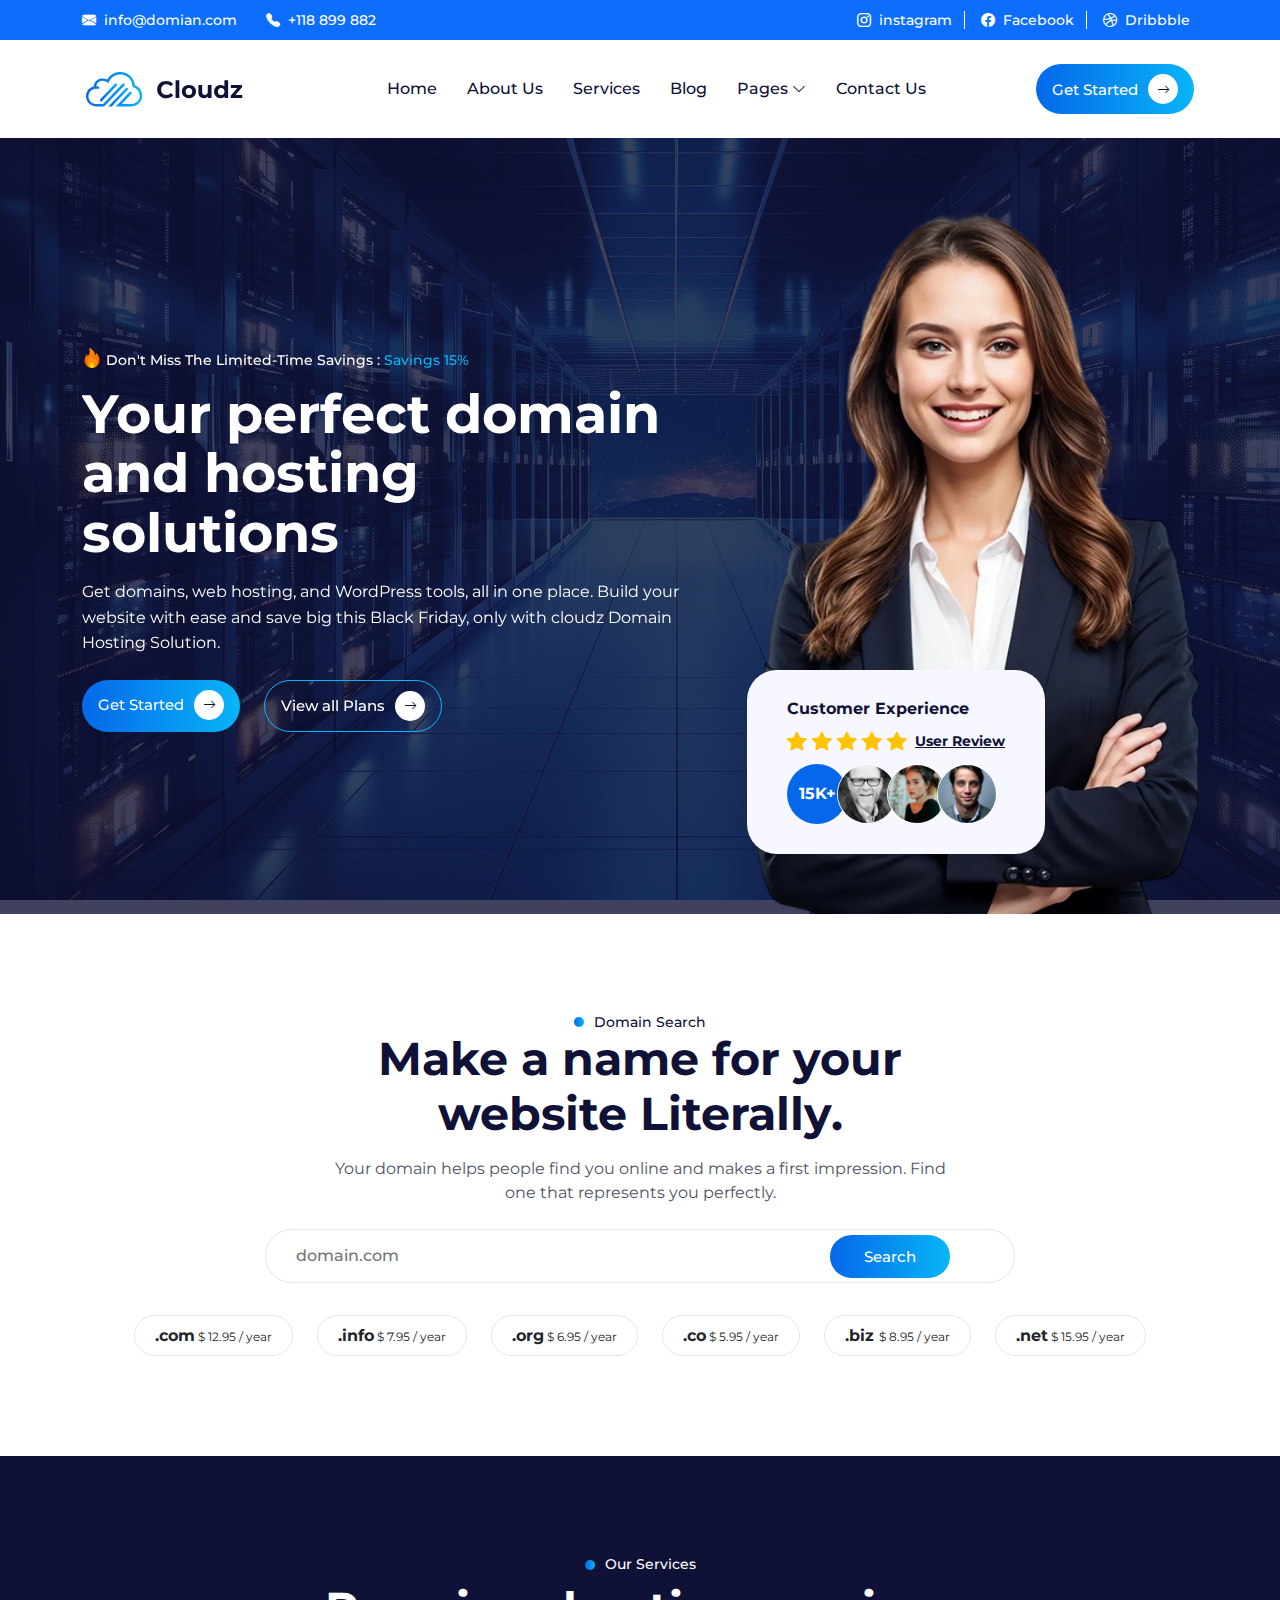
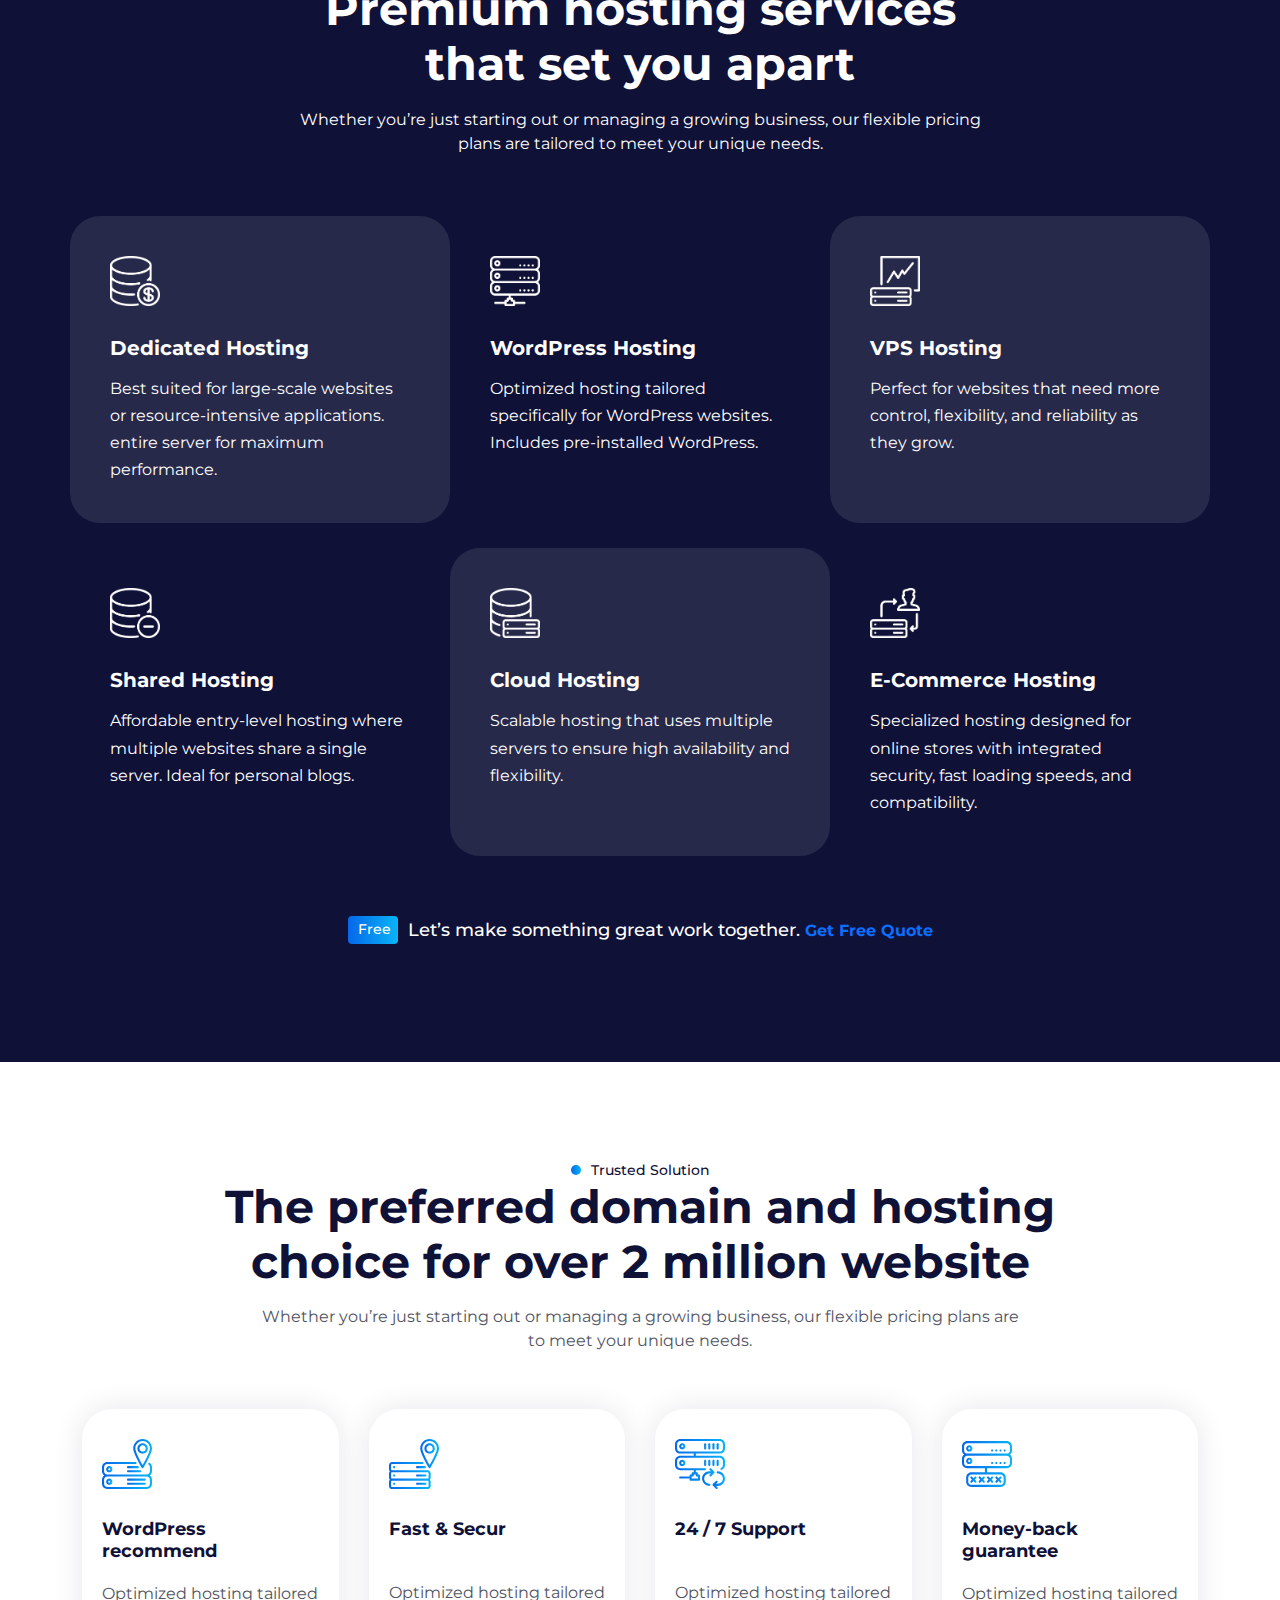
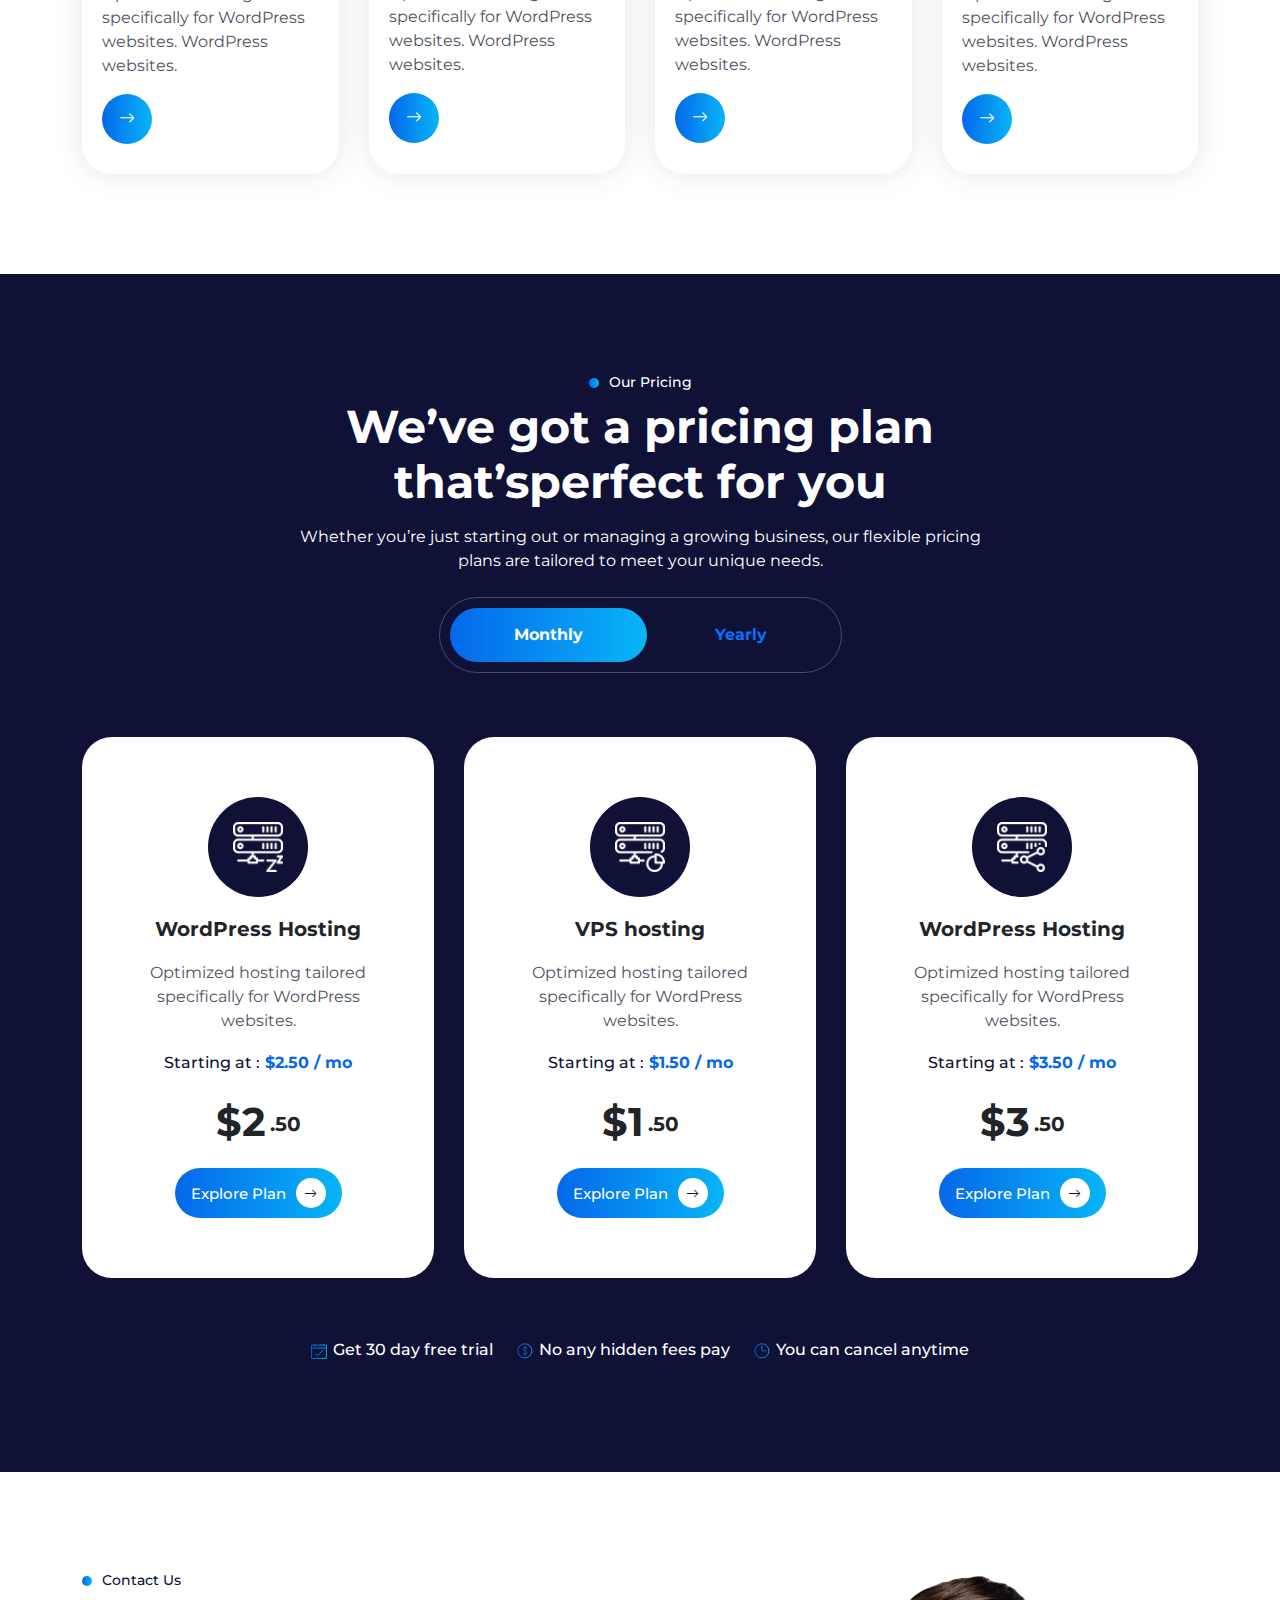
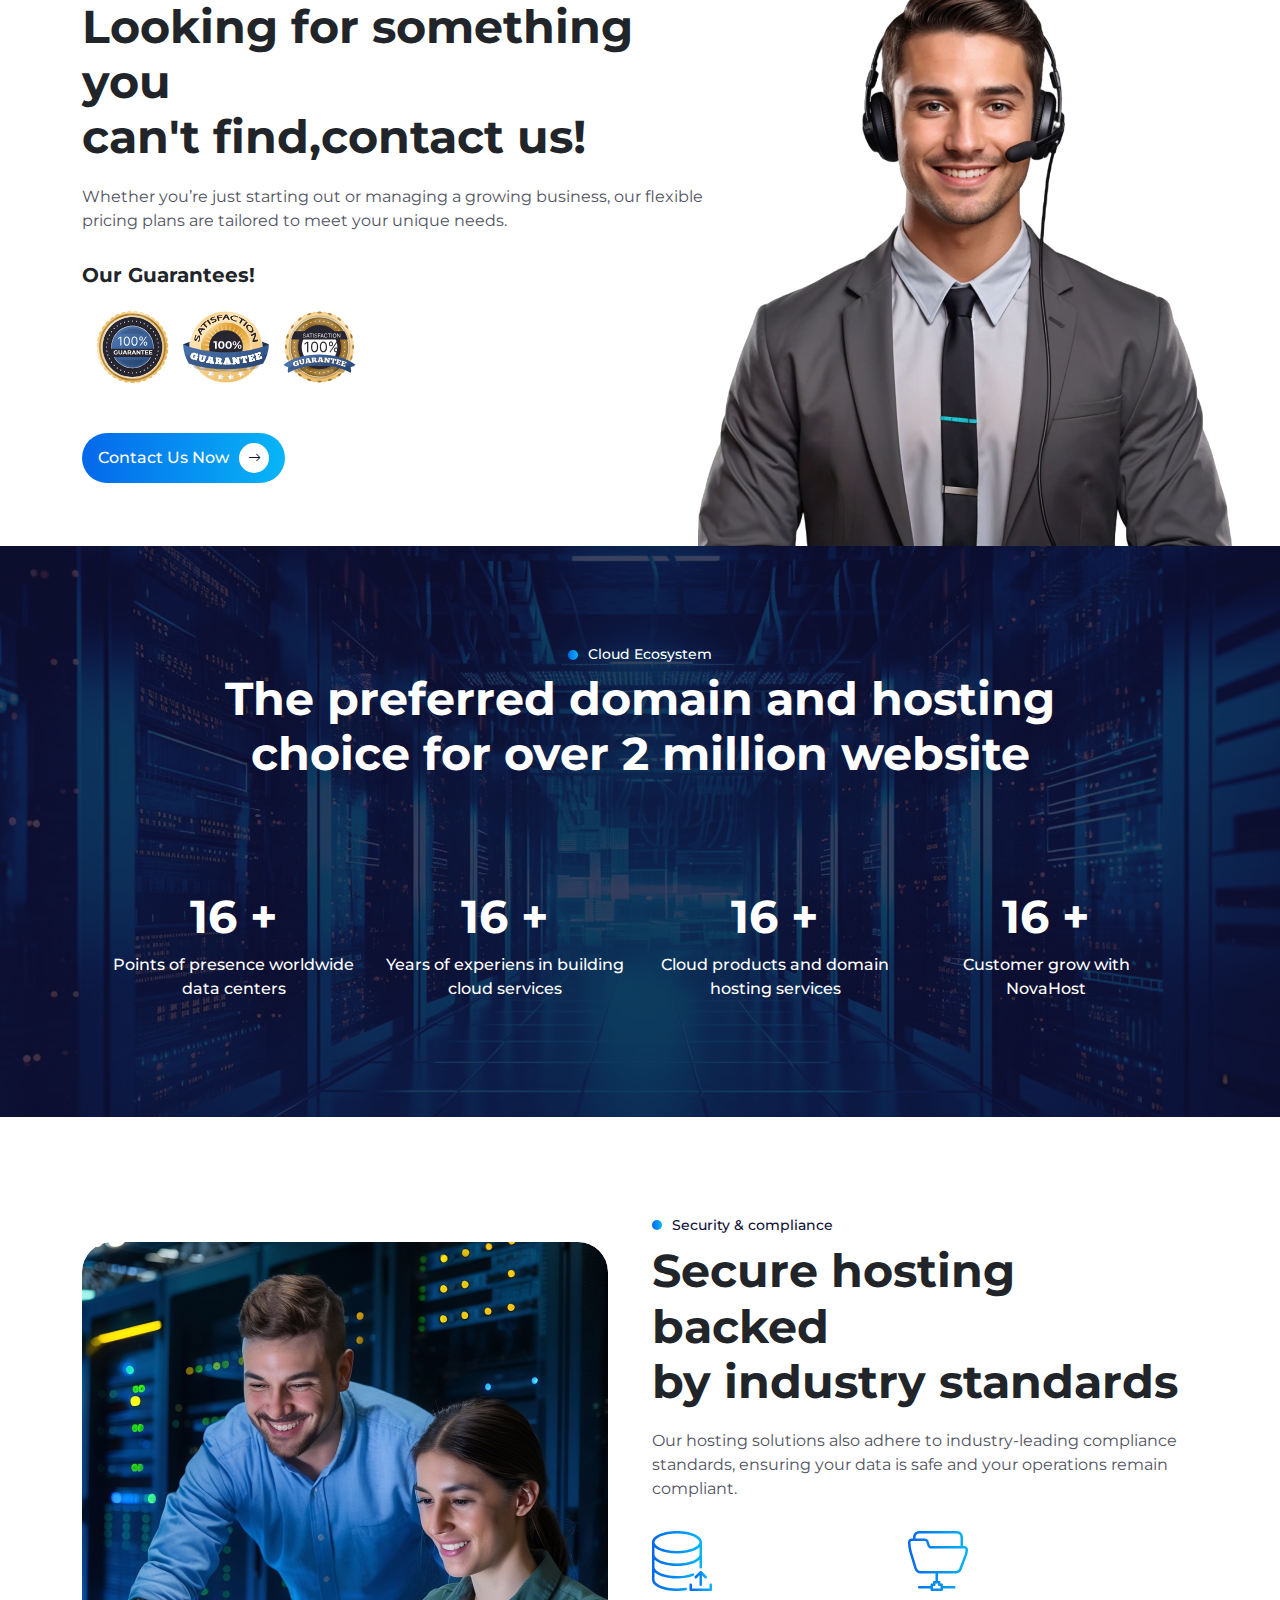
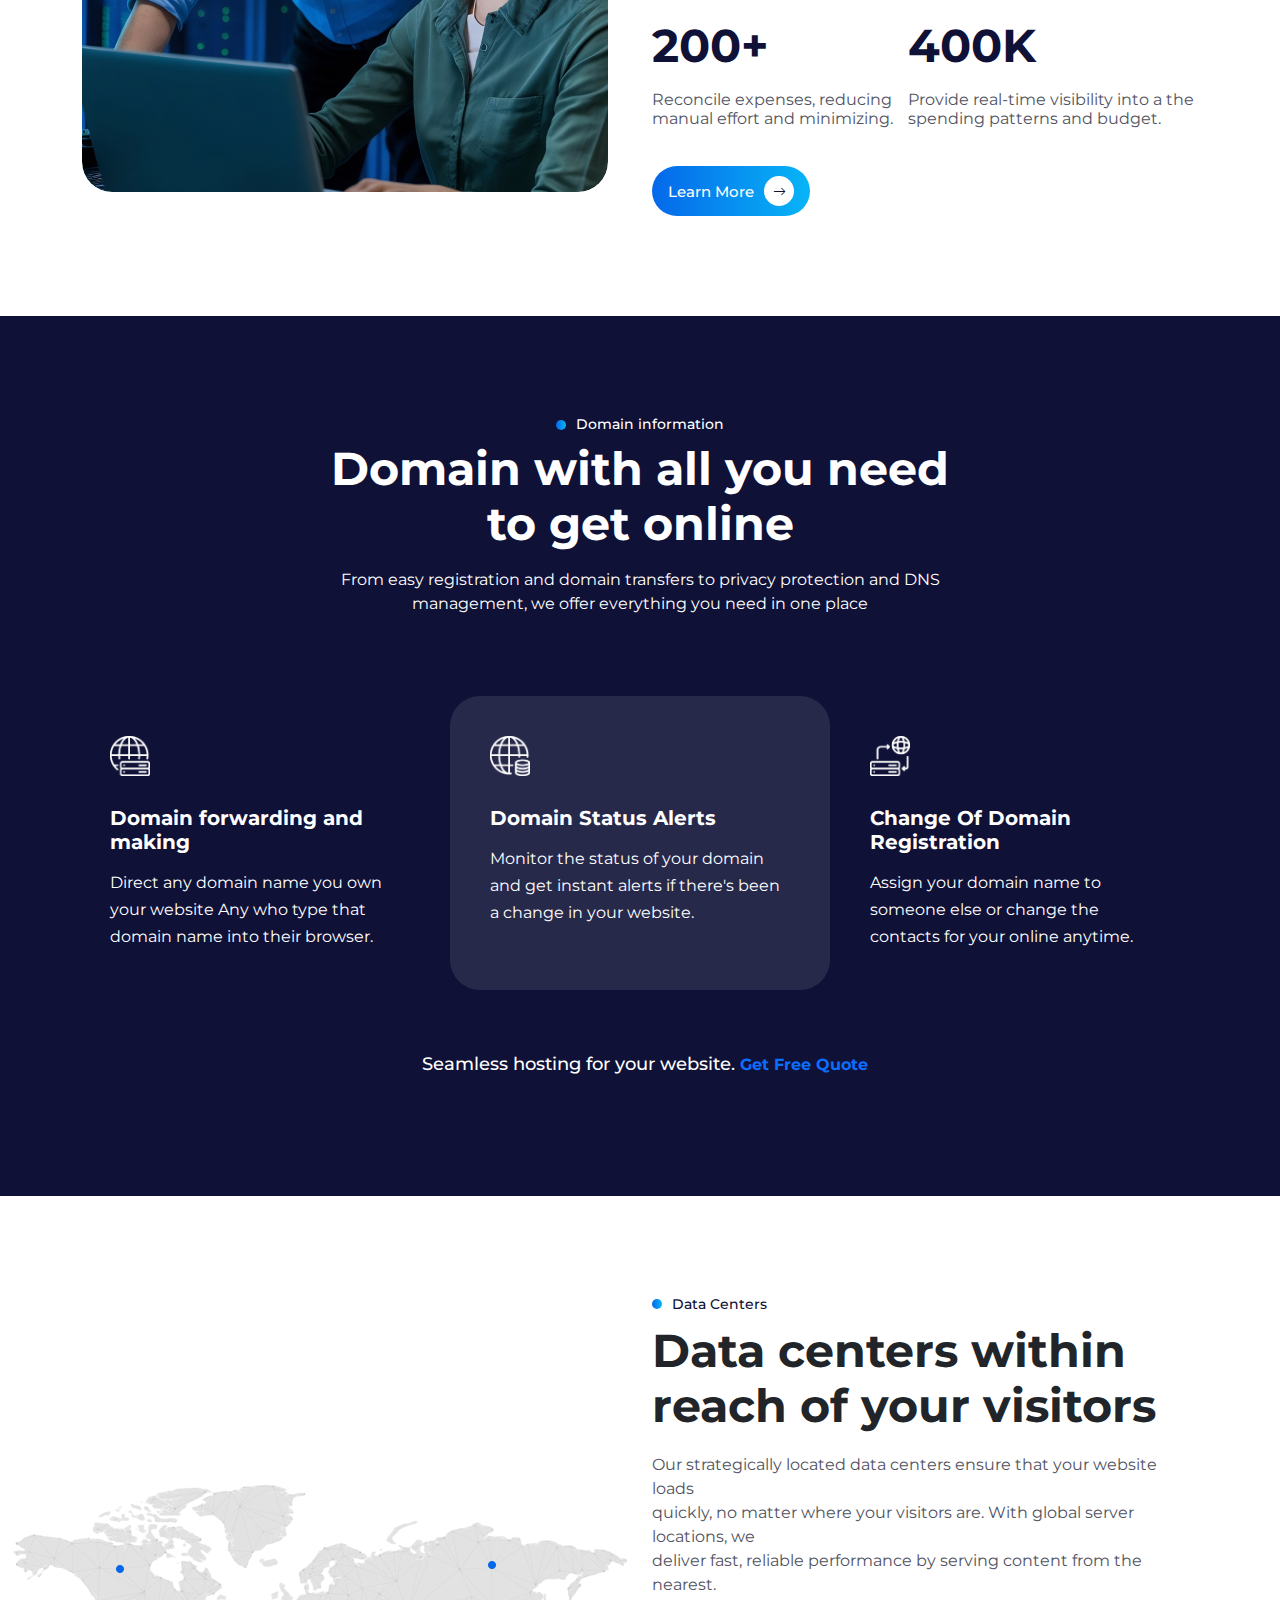
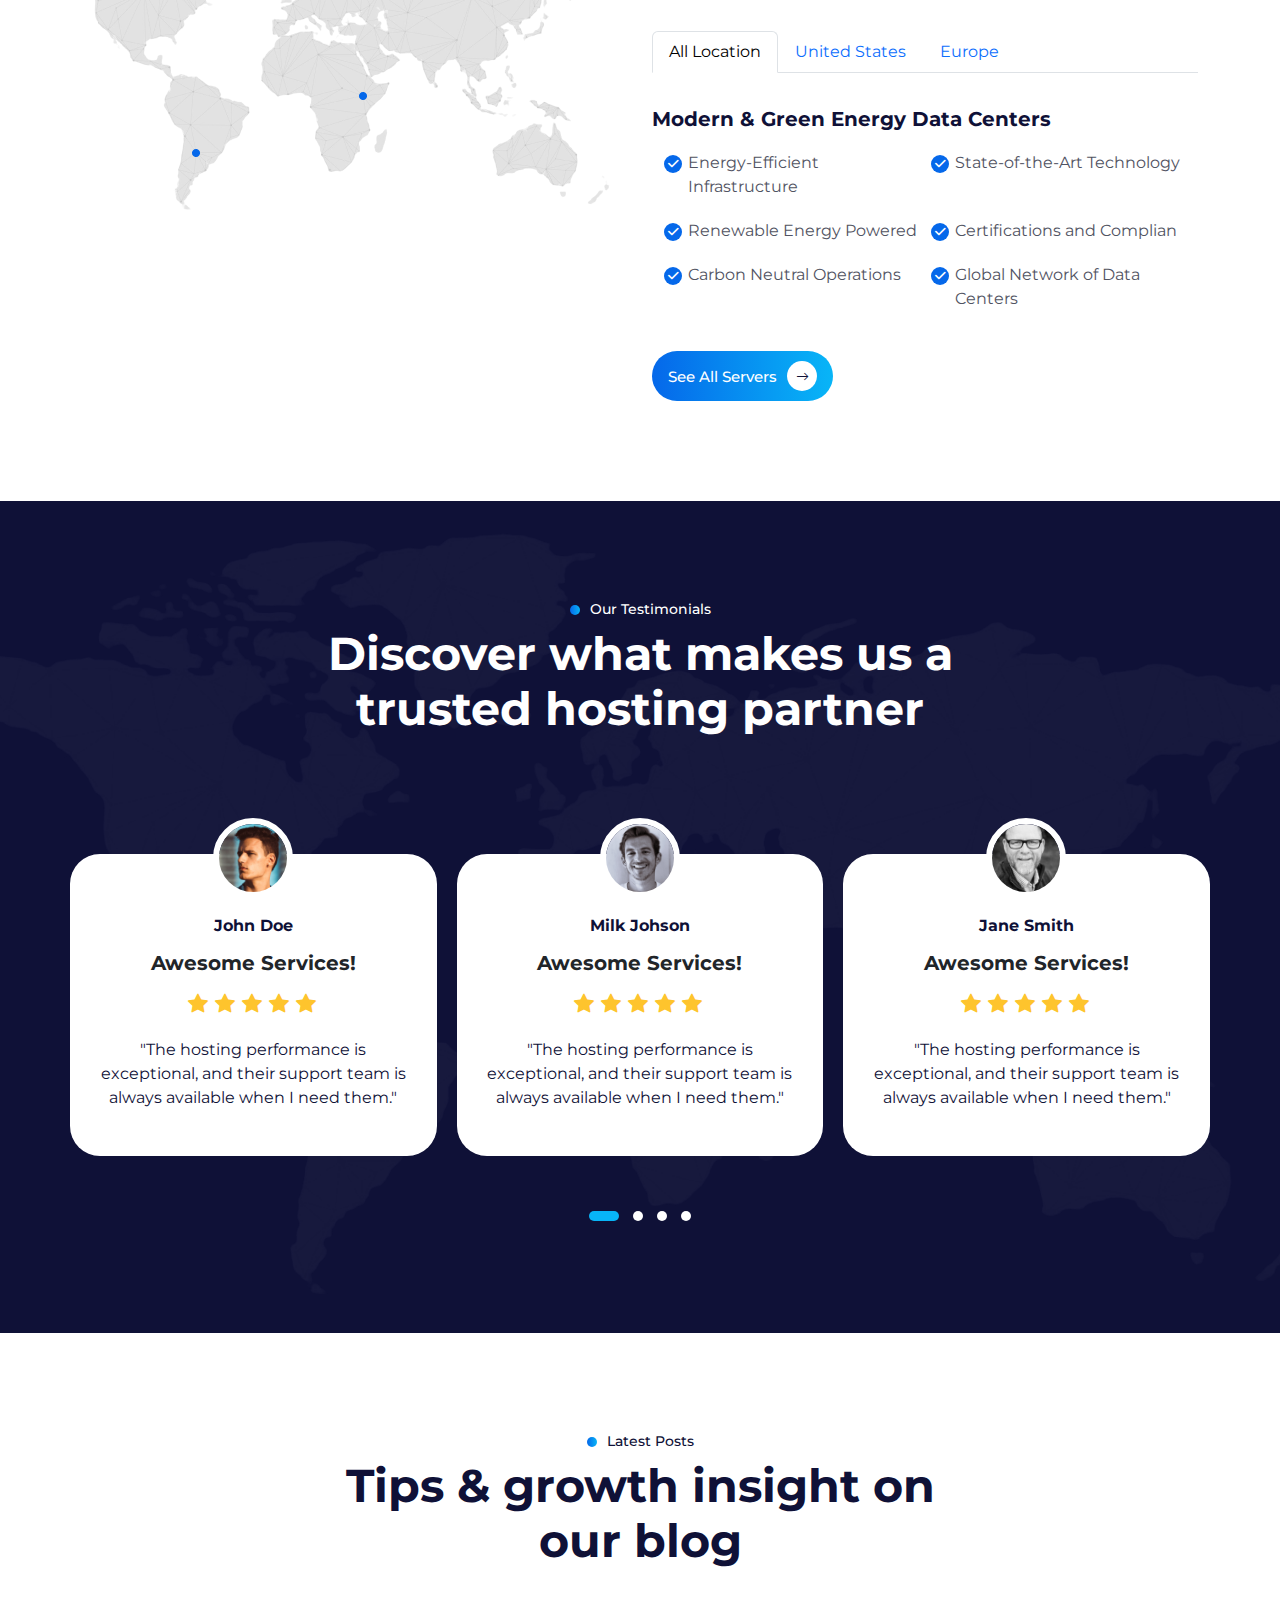
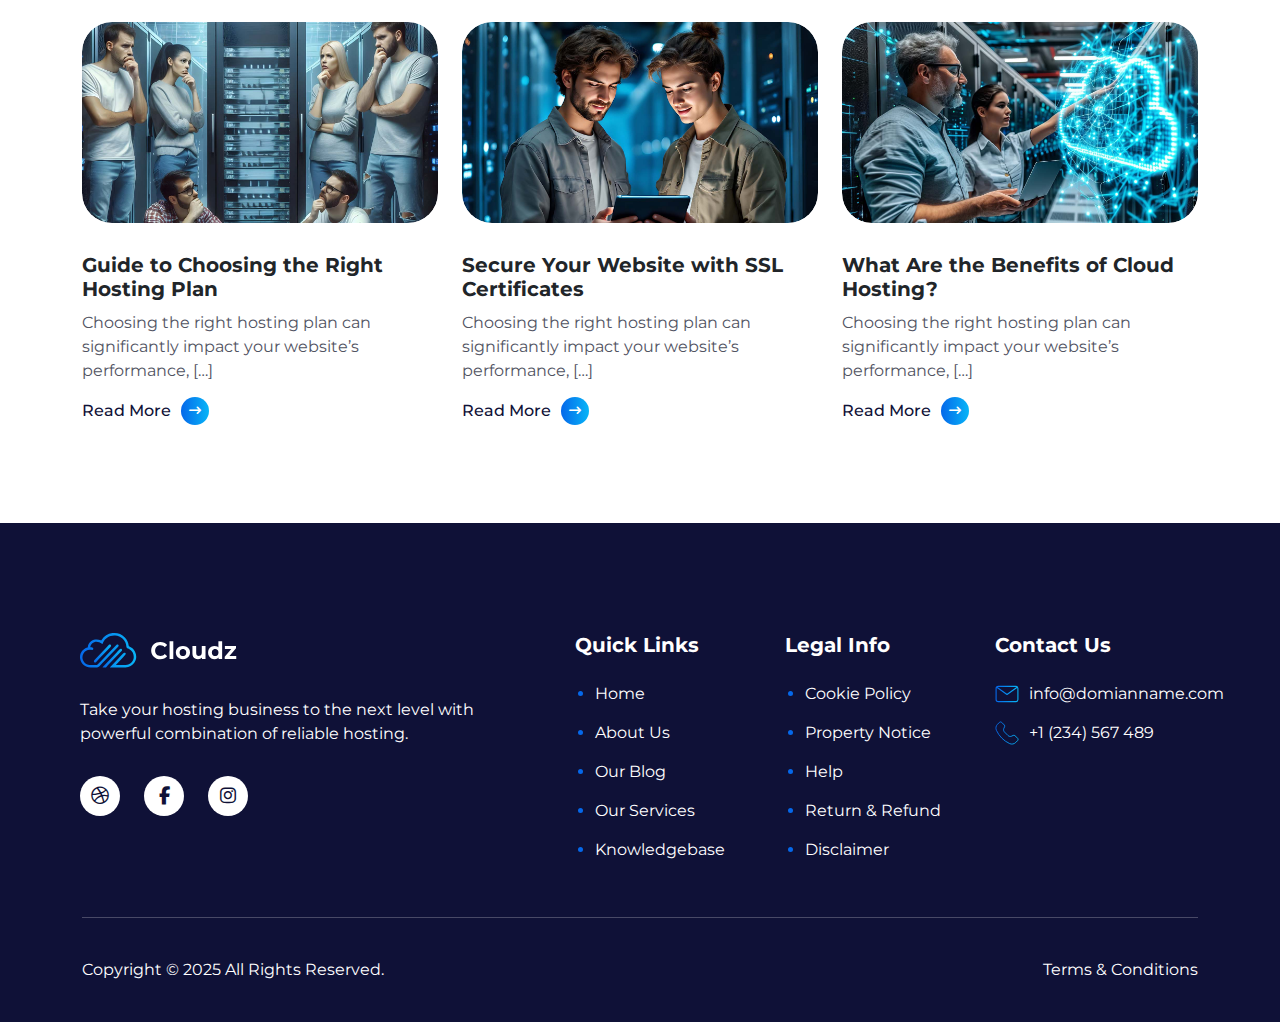
<file: index.html>
<!DOCTYPE html>
<html lang="en">

<head>
  <meta charset="UTF-8">
  <meta name="viewport" content="width=device-width, initial-scale=1.0">
  <title>Cloudz – Web Hosting and WHMCS WordPress Theme</title>

  <!-- https://demo.awaikenthemes.com/cloudz/ -->

  <link rel="shortcut icon" href="image/favicon (1).png" type="image/x-icon">

  <!-- bootstrap -->
  <link rel="stylesheet" href="font/bootstrap-icons.min.css">
  <link rel="stylesheet" href="css/bootstrap.min.css">

  <!-- stylesheet -->
  <link rel="stylesheet" href="css/style.css">

  <!-- media query -->
  <link rel="stylesheet" href="css/media.css">

  <!-- font awesome -->
  <link rel="stylesheet" href="css/all.min.css">

  <!-- animation -->
  <link rel="stylesheet" href="css/animate.min.css">

  <!-- custome carousel -->
  <link rel="stylesheet" href="css/owl.carousel.min.css">
  <link rel="stylesheet" href="css/owl.theme.default.min.css">
</head>


<body>
  <header>
    <!-- start-top-header -->
    <div class="bg-primary p-2">
      <div class="container">
        <div class="row justify-content-between">
          <div class="col-md-auto col-12 text-center">
            <div class="top-header-left">
              <a href="mailto:info@domian.com">
                <i class="bi bi-envelope-fill me-1"></i>
                <span>info@domian.com</span>
              </a>
              <a href="tel:+118 899 882">
                <i class="bi bi-telephone-fill me-1"></i>
                <span>+118 899 882</span>
              </a>
            </div>
          </div>
          <div class="col-md-auto col-12">
            <div class="top-header-right">
              <a href="https://www.instagram.com/" class="b-right" target="_blank">
                <i class="bi bi-instagram me-1"></i>
                <span class="me-2">instagram</span>
              </a>
              <a href="https://www.facebook.com/" class="b-right" target="_blank">
                <i class="bi bi-facebook me-1 ms-3"></i>
                <span class="me-2">Facebook</span>
              </a>
              <a href="https://dribbble.com/" target="_blank">
                <i class="bi bi-dribbble me-1 ms-3"></i>
                <span class="me-2">Dribbble</span>
              </a>
            </div>
          </div>
        </div>
      </div>
    </div>
    <!-- end-top-header -->

    <!-- start-main-header -->
    <div class="container align-items-center text-center py-4">
      <div class="row align-items-center ">
        <div class="col-2">
          <a href="#">
            <img src="image/logo.svg" alt="">
          </a>
        </div>
        <div class="col-8">
          <nav>
            <ul class="main_menu flex justify-content-center">
              <li>
                <a href="index.html">Home</a>
              </li>
              <li>
                <a href="about.html">About Us</a>
              </li>
              <li>
                <a href="services.html">Services</a>
              </li>
              <li>
                <a href="Blog.html">Blog</a>
              </li>
              <li>
                <a href="Pages.html">Pages<i class="bi bi-chevron-down header-i ms-1"></i></a>
                <ul class="sub_menu text-start pt-1 pb-1">
                  <li><a href="service-details.html">Service Details</a></li>
                  <li><a href="Blog Details.html">Blog Details</a></li>
                  <li><a href="Knowledgebase.html">Knowledgebase</a></li>
                  <li><a href="Our Team.html">Our Team</a></li>
                  <li><a href="Team Details.html">Team Details</a></li>
                  <li><a href="Image Gallery.html">Image Gallery</a></li>
                  <li><a href="404.html">404</a></li>
                </ul>
              </li>
              <li>
                <a href="contact.html">Contact Us</a>
              </li>
            </ul>
          </nav>
        </div>
        <div class="col-2">
          <a href="contact.html" class="all-btn h-btn">
            <span class="header-btn">
              <span class="header-icon">
                <i class="bi bi-arrow-right"></i>
              </span>
              <span>Get Started</span>
            </span>
          </a>
          <a class="btn btn-primary menu-icon" data-bs-toggle="offcanvas" href="#offcanvasExample" role="button"
            aria-controls="offcanvasExample"><i class="bi bi-list"></i></a>
        </div>
      </div>
    </div>
    <!-- end-main-header -->

  </header>

  <main>

    <!-- start banner section -->
    <section>
      <div class="banner-img object-fit-cover">
        <div class="container">
          <div class="owl-carousel owl-theme" id="banner-slider">
            <div class="row">
              <div class="col-xl-7 col-lg-12">
                <div class="banner-content">
                  <div class="sub-title">
                    <h3 class="ps-4 pt-1 fire-icon">Don't Miss The Limited-Time Savings :
                      <span class="sub-span">Savings 15%​</span>
                    </h3>
                    <h1 class="pt-2 text">Your perfect domain and hosting<br> solutions</h1>
                    <p class="pt-2">Get domains, web hosting, and WordPress tools, all in one place. Build your website
                      with ease and save big this Black Friday, only with cloudz Domain Hosting Solution.</p>
                    <div class="banner-btn d-flex mt-4 row-gap-3">
                      <a href="contact.html" class="all-btn slide_btn">
                        <span class="header-btn">
                          <span class="header-icon">
                            <i class="bi bi-arrow-right"></i>
                          </span>
                          <span>Get Started</span>
                        </span>
                      </a>
                      <a href="index.html" class="all-btn2">
                        <span class="header-btn">
                          <span class="header-icon">
                            <i class="bi bi-arrow-right"></i>
                          </span>
                          <span>View all Plans</span>
                        </span>
                      </a>
                    </div>
                  </div>
                </div>
              </div>
              <div class="col-xl-5 col-lg-12">
                <div class="banner-right d-flex justify-content-center">
                  <div class="banner-img2 ">
                    <img src="image/hero-img.png" alt="">
                  </div>
                  <div class="banner-txt">
                    <h2>Customer Experience</h2>
                    <div class="star-banner flex">
                      <div class="banner-star">
                        <i class="bi bi-star-fill"></i>
                        <i class="bi bi-star-fill"></i>
                        <i class="bi bi-star-fill"></i>
                        <i class="bi bi-star-fill"></i>
                        <i class="bi bi-star-fill"></i>
                      </div>
                      <span class="flex align-items-center ms-2">User Review</span>
                    </div>
                    <div class="banner-box-img flex mt-2">
                      <div class="box-img1 flex justify-content-center align-items-center">
                        <span>15K+</span>
                      </div>
                      <div class="box-img2">
                        <img src="image/1.jpg" alt="">
                      </div>
                      <div class="box-img2">
                        <img src="image/2.jpg" alt="">
                      </div>
                      <div class="box-img2">
                        <img src="image/4.jpg" alt="">
                      </div>
                    </div>
                  </div>
                </div>
              </div>
            </div>
          </div>
        </div>
      </div>
    </section>
    <!-- end banner section -->

    <!-- start Search section -->
    <section>
      <div class="spacer-y">
        <div class="container">
          <div class="search-main">
            <div class="search d-flex justify-content-center">
              <h3 class="text-center serch-sub-title fw-medium">Domain Search</h3>
            </div>
            <div class="d-flex justify-content-center">
              <h2 class="serch-main-title">Make a name for your <br>website Literally.</h2>
            </div>
            <div class=" d-flex justify-content-center">
              <p class="search-p-title mt-2 mb-4">Your domain helps people find you online and makes a first impression.
                Find<br>
                one that represents you perfectly.</p>
            </div>
          </div>
          <div class="box-border d-flex justify-content-center align-items-center ">
            <div class="form-grp mb-2">
              <input type="text" class="domain" placeholder="domain.com">
            </div>
            <div class="form-btn">
              <a href="#" class="all-btn slide_btn">
                <span class="header-btn">
                  <span>Search</span>
                </span>
              </a>
            </div>
          </div>
          <div class="row1 d-flex justify-content-center column-gap-4 mt-4 row-gap-4">
            <div class="col-auto search1">
              <h3>
                <strong>.com</strong>
                $ 12.95 / year
              </h3>
            </div>
            <div class="col-auto search1">
              <h3>
                <strong>.info</strong>
                $ 7.95 / year
              </h3>
            </div>
            <div class="col-auto search1">
              <h3>
                <strong>.org</strong>
                $ 6.95 / year
              </h3>
            </div>
            <div class="col-auto search1">
              <h3>
                <strong>.co</strong>
                $ 5.95 / year
              </h3>
            </div>
            <div class="col-auto search1">
              <h3>
                <strong>.biz </strong>
                $ 8.95 / year
              </h3>
            </div>
            <div class="col-auto search1">
              <h3>
                <strong>.net</strong>
                $ 15.95 / year
              </h3>
            </div>
          </div>
        </div>
      </div>
      </div>
    </section>
    <!-- end Search section -->

    <!-- start service section -->
    <section>
      <div class="bgcolor spacer-y">
        <div class="container">
          <div class="search-main">
            <div class="search d-flex justify-content-center mb-2">
              <h3 class="text-center serch-sub-title fw-medium s1">Our Services</h3>
            </div>
            <div class="d-flex justify-content-center">
              <h2 class="serch-main-title s1">Premium hosting services<br>
                that set you apart</h2>
            </div>
            <div class=" d-flex justify-content-center">
              <p class="search-p-title mt-2 s1 s-margin">Whether you’re just starting out or managing
                a
                growing
                business, our flexible pricing<br> plans are tailored to meet your unique needs.</p>
            </div>
          </div>
          <div class="service-main justify-content-center row">
            <div class="col-xl-4 col-lg-4 col-md-4 service-box box-c">
              <div class="sbox-body">
                <img src="image/t1.png" alt="">
                <h3 class="s1">Dedicated Hosting</h3>
                <p class="s1">Best suited for large-scale websites or resource-intensive applications. entire server for
                  maximum
                  performance.</p>
              </div>
            </div>
            <div class="col-xl-4 col-lg-4 col-md-4 service-box">
              <div class="sbox-body">
                <img src="image/t2.png" alt="">
                <h3 class="s1">WordPress Hosting</h3>
                <p class="s1">Optimized hosting tailored specifically for WordPress websites. Includes pre-installed
                  WordPress.
                </p>
              </div>
            </div>
            <div class="col-xl-4 col-lg-4 col-md-4 service-box box-c">
              <div class="sbox-body">
                <img src="image/t3.png" alt="">
                <h3 class="s1">VPS Hosting</h3>
                <p class="s1">Perfect for websites that need more control, flexibility, and reliability as they grow.
                </p>
              </div>
            </div>
            <div class="col-xl-4 col-lg-4 col-md-4 service-box">
              <div class="sbox-body">
                <img src="image/t4.png" alt="">
                <h3 class="s1">Shared Hosting</h3>
                <p class="s1">Affordable entry-level hosting where multiple websites share a single server. Ideal for
                  personal
                  blogs.</p>
              </div>
            </div>
            <div class="col-xl-4 col-lg-4 col-md-4 service-box box-c">
              <div class="sbox-body">
                <img src="image/t5.png" alt="">
                <h3 class="s1">Cloud Hosting</h3>
                <p class="s1">Scalable hosting that uses multiple servers to ensure high availability and flexibility.
                </p>
              </div>
            </div>
            <div class="col-xl-4 col-lg-4 col-md-4 service-box">
              <div class="sbox-body">
                <img src="image/t6.png" alt="">
                <h3 class="s1">E-Commerce Hosting</h3>
                <p class="s1">Specialized hosting designed for online stores with integrated security, fast loading
                  speeds, and
                  compatibility.</p>
              </div>
            </div>
          </div>
          <div class="d-flex justify-content-center main-freebox">
            <div class="free-box gradient-c">
              <h3>Free</h3>
            </div>
            <div class="free-text flex-wrap">
              <p>Let’s make something great work together.
                <a href="#"><strong>Get Free Quote</strong></a>
              </p>
            </div>
          </div>
        </div>
      </div>
    </section>
    <!-- end service section -->

    <!-- start trust section -->
    <section>
      <div class="spacer-y">
        <div class="container">
          <div class="search-main">
            <div class="search d-flex justify-content-center">
              <h3 class="text-center serch-sub-title fw-medium ">Trusted Solution
              </h3>
            </div>
            <div class="d-flex justify-content-center">
              <h2 class="serch-main-title">The preferred domain and hosting<br>
                choice for over 2 million website</h2>
            </div>
            <div class=" d-flex justify-content-center">
              <p class="search-p-title mt-2 mb-1">Whether you’re just starting out or managing a
                growing
                business, our flexible pricing plans are </br> to meet your unique needs.</p>
            </div>
          </div>
          <div class="trust-box justify-content-center">
            <div class="tbox-1">
              <div class="trust-body">
                <img src="image/s4.svg" alt="" class="position-relative z-1">
                <h3 class="position-relative z-1">WordPress recommend</h3>
                <p class="position-relative z-1">Optimized hosting tailored specifically for WordPress websites.
                  WordPress websites.</p>
                <div class="trust-circle d-flex justify-content-center align-items-center position-relative z-1">
                  <a href="#" class="d-flex justify-content-center">
                    <i class="bi bi-arrow-right"></i>
                  </a>
                </div>
              </div>
            </div>
            <div class="tbox-1">
              <div class="trust-body">
                <img src="image/s1.svg" alt="" class="position-relative z-1">
                <h3 class="extra-m position-relative z-1">Fast & Secur</h3>
                <p class="position-relative z-1">Optimized hosting tailored specifically for WordPress websites.
                  WordPress websites.</p>
                <div class="trust-circle d-flex justify-content-center align-items-center position-relative z-1">
                  <a href="#" class="d-flex justify-content-center">
                    <i class="bi bi-arrow-right"></i>
                  </a>
                </div>
              </div>
            </div>
            <div class="tbox-1">
              <div class="trust-body">
                <img src="image/s2.svg" alt="" class="position-relative z-1">
                <h3 class="extra-m position-relative z-1">24 / 7 Support</h3>
                <p class="position-relative z-1">Optimized hosting tailored specifically for WordPress websites.
                  WordPress websites.</p>
                <div class="trust-circle d-flex justify-content-center align-items-center position-relative z-1">
                  <a href="#" class="d-flex justify-content-center">
                    <i class="bi bi-arrow-right"></i>
                  </a>
                </div>
              </div>
            </div>
            <div class="tbox-1">
              <div class="trust-body">
                <img src="image/s3.svg" alt="" class="position-relative z-1">
                <h3 class="position-relative z-1">Money-back guarantee</h3>
                <p class="position-relative z-1">Optimized hosting tailored specifically for WordPress websites.
                  WordPress websites.</p>
                <div class="trust-circle d-flex justify-content-center align-items-center position-relative z-1">
                  <a href="#" class="d-flex justify-content-center">
                    <i class="bi bi-arrow-right"></i>
                  </a>
                </div>
              </div>
            </div>
          </div>
        </div>
      </div>
    </section>
    <!--end trust section -->

    <!-- start pricing section -->
    <section>
      <div class="bgcolor spacer-y">
        <div class="container">
          <div class="search-main">
            <div class="search d-flex justify-content-center mb-2">
              <h3 class="text-center serch-sub-title fw-medium s1">Our Pricing</h3>
            </div>
            <div class="d-flex justify-content-center">
              <h2 class="serch-main-title s1 p-width">We’ve got a pricing plan<br>
                that’sperfect for you</h2>
            </div>
            <div class=" d-flex justify-content-center">
              <p class="search-p-title mt-2 mb-4 s1">Whether you’re just starting out or managing a growing
                business, our flexible pricing<br> plans are tailored to meet your unique needs.</p>
            </div>
          </div>
          <div>
            <div class="d-flex justify-content-center">
              <ul class="nav pricing-button nav-pills" id="pills-tab" role="tablist ">
                <li class="nav-item" role="presentation">
                  <button class="nav-link active price-1 fw-semibold" id="pills-home-tab" data-bs-toggle="pill"
                    data-bs-target="#pills-home" type="button" role="tab" aria-controls="pills-home"
                    aria-selected="true">Monthly</button>
                </li>
                <li class="nav-item" role="presentation">
                  <button class="nav-link price-1 ms-lg-1 fw-semibold" id="pills-profile-tab" data-bs-toggle="pill"
                    data-bs-target="#pills-profile" type="button" role="tab" aria-controls="pills-profile"
                    aria-selected="false">Yearly</button>
                </li>
              </ul>
            </div>
            <div class="tab-content" id="pills-tabContent">
              <div class="tab-pane fade show active" id="pills-home" role="tabpanel" aria-labelledby="pills-home-tab"
                tabindex="0">
                <div class="d-flex price-main">
                  <div class="pricebox-1">
                    <div class="price-body">
                      <div class="priceupper text-center">
                        <div class="d-flex justify-content-center">
                          <div class="price-icon d-flex justify-content-center align-items-center">
                            <img src="image/pi1.png" alt="">
                          </div>
                        </div>
                        <div class="price-under">
                          <h3>WordPress Hosting</h3>
                          <p>Optimized hosting tailored specifically for WordPress websites.</p>
                        </div>
                      </div>
                      <div class="pricedown">
                        <div class="start-p d-flex justify-content-center">
                          <h3>Starting at : </h3><span class="fw-bold">$2.50 / mo</span>
                        </div>
                        <div class="doller-p text-center">
                          <div class="dollerp2">
                            <sub class="fw-bold">$2</sub>
                            <sub class="fw-bold">.50</sub>
                          </div>
                        </div>
                        <div class="price-btn text-center">
                          <a href="#" class="all-btn">
                            <span class="header-btn">
                              <span class="header-icon ">
                                <i class="bi bi-arrow-right"></i>
                              </span>
                              <span>Explore Plan</span>
                            </span>
                          </a>
                        </div>
                      </div>
                    </div>
                  </div>
                  <div class="pricebox-1">
                    <div class="price-body">
                      <div class="priceupper text-center">
                        <div class="d-flex justify-content-center">
                          <div class="price-icon d-flex justify-content-center align-items-center">
                            <img src="image/pi2.png" alt="">
                          </div>
                        </div>
                        <div class="price-under">
                          <h3>VPS hosting</h3>
                          <p>Optimized hosting tailored specifically for WordPress websites.</p>
                        </div>
                      </div>
                      <div class="pricedown">
                        <div class="start-p d-flex justify-content-center">
                          <h3>Starting at : </h3><span class="fw-bold">$1.50 / mo</span>
                        </div>
                        <div class="doller-p text-center">
                          <div class="dollerp2">
                            <sub class="fw-bold">$1</sub>
                            <sub class="fw-bold">.50</sub>
                          </div>
                        </div>
                        <div class="price-btn text-center">
                          <a href="#" class="all-btn">
                            <span class="header-btn">
                              <span class="header-icon ">
                                <i class="bi bi-arrow-right"></i>
                              </span>
                              <span>Explore Plan</span>
                            </span>
                          </a>
                        </div>
                      </div>
                    </div>
                  </div>
                  <div class="pricebox-1">
                    <div class="price-body">
                      <div class="priceupper text-center">
                        <div class="d-flex justify-content-center">
                          <div class="price-icon d-flex justify-content-center align-items-center">
                            <img src="image/pi3.png" alt="">
                          </div>
                        </div>
                        <div class="price-under">
                          <h3>WordPress Hosting</h3>
                          <p>Optimized hosting tailored specifically for WordPress websites.</p>
                        </div>
                      </div>
                      <div class="pricedown">
                        <div class="start-p d-flex justify-content-center">
                          <h3>Starting at : </h3><span class="fw-bold"> $3.50 / mo</span>
                        </div>
                        <div class="doller-p text-center">
                          <div class="dollerp2">
                            <sub class="fw-bold">$3</sub>
                            <sub class="fw-bold">.50</sub>
                          </div>
                        </div>
                        <div class="price-btn text-center">
                          <a href="#" class="all-btn">
                            <span class="header-btn">
                              <span class="header-icon ">
                                <i class="bi bi-arrow-right"></i>
                              </span>
                              <span>Explore Plan</span>
                            </span>
                          </a>
                        </div>
                      </div>
                    </div>
                  </div>
                </div>
              </div>
              <div class="tab-pane fade" id="pills-profile" role="tabpanel" aria-labelledby="pills-profile-tab"
                tabindex="0">
                <div class="d-flex price-main">
                  <div class="pricebox-1">
                    <div class="price-body">
                      <div class="priceupper text-center">
                        <div class="d-flex justify-content-center">
                          <div class="price-icon d-flex justify-content-center align-items-center">
                            <img src="image/pi1.png" alt="">
                          </div>
                        </div>
                        <div class="price-under">
                          <h3>WordPress Hosting</h3>
                          <p>Optimized hosting tailored specifically for WordPress websites.</p>
                        </div>
                      </div>
                      <div class="pricedown">
                        <div class="start-p d-flex justify-content-center">
                          <h3>Starting at : </h3><span class="fw-bold"> $20.00 / mo</span>
                        </div>
                        <div class="doller-p text-center">
                          <div class="dollerp2">
                            <sub class="fw-bold">$ 20</sub>
                            <sub class="fw-bold">.50</sub>
                          </div>
                        </div>
                        <div class="price-btn text-center">
                          <a href="#" class="all-btn">
                            <span class="header-btn">
                              <span class="header-icon ">
                                <i class="bi bi-arrow-right"></i>
                              </span>
                              <span>Explore Plan</span>
                            </span>
                          </a>
                        </div>
                      </div>
                    </div>
                  </div>
                  <div class="pricebox-1">
                    <div class="price-body">
                      <div class="priceupper text-center">
                        <div class="d-flex justify-content-center">
                          <div class="price-icon d-flex justify-content-center align-items-center">
                            <img src="image/pi2.png" alt="">
                          </div>
                        </div>
                        <div class="price-under">
                          <h3>VPS hosting</h3>
                          <p>Optimized hosting tailored specifically for WordPress websites.</p>
                        </div>
                      </div>
                      <div class="pricedown">
                        <div class="start-p d-flex justify-content-center">
                          <h3>Starting at : </h3><span class="fw-bold">$18.00 / mo</span>
                        </div>
                        <div class="doller-p text-center">
                          <div class="dollerp2">
                            <sub class="fw-bold">$ 18</sub>
                            <sub class="fw-bold">.50</sub>
                          </div>
                        </div>
                        <div class="price-btn text-center">
                          <a href="#" class="all-btn">
                            <span class="header-btn">
                              <span class="header-icon ">
                                <i class="bi bi-arrow-right"></i>
                              </span>
                              <span>Explore Plan</span>
                            </span>
                          </a>
                        </div>
                      </div>
                    </div>
                  </div>
                  <div class="pricebox-1">
                    <div class="price-body">
                      <div class="priceupper text-center">
                        <div class="d-flex justify-content-center">
                          <div class="price-icon d-flex justify-content-center align-items-center">
                            <img src="image/pi3.png" alt="">
                          </div>
                        </div>
                        <div class="price-under">
                          <h3>WordPress Hosting</h3>
                          <p>Optimized hosting tailored specifically for WordPress websites.</p>
                        </div>
                      </div>
                      <div class="pricedown">
                        <div class="start-p d-flex justify-content-center">
                          <h3>Starting at : </h3><span class="fw-bold">$25.00 / mo</span>
                        </div>
                        <div class="doller-p text-center">
                          <div class="dollerp2">
                            <sub class="fw-bold">$60</sub>
                            <sub class="fw-bold">.50</sub>
                          </div>
                        </div>
                        <div class="price-btn text-center">
                          <a href="#" class="all-btn">
                            <span class="header-btn">
                              <span class="header-icon ">
                                <i class="bi bi-arrow-right"></i>
                              </span>
                              <span>Get Started</span>
                            </span>
                          </a>
                        </div>
                      </div>
                    </div>
                  </div>
                </div>
              </div>
            </div>
          </div>
          <div class="price-last">
            <div class="price-mainlast">
              <ul class="d-flex justify-content-center align-items-center gap-lg-4 flex-wrap">
                <li class="price1">
                  <span>
                    <img src="image/true.svg" alt="">
                  </span>
                  <span>Get 30 day free trial</span>
                </li>
                <li class="price1">
                  <span>
                    <img src="image/doller.svg" alt="">
                  </span>
                  <span>No any hidden fees pay</span>
                </li>
                <li class="price1">
                  <span>
                    <img src="image/timer.svg" alt="">
                  </span>
                  <span>You can cancel anytime</span>
                </li>
              </ul>
            </div>
          </div>
        </div>
      </div>
    </section>
    <!-- end pricing section -->

    <!-- start contact section -->
    <section>
      <div class="spacer-t">
        <div class="container">
          <div class="row">
            <div class="contact-left col-xl-7 col-lg-12">
              <div>
                <h3 class="frist-contact fw-medium">Contact Us</h3>
              </div>
              <div class="c-sub-title text-start">
                <h2 class="fw-bold counter-size">Looking for something you<br> can't find,contact us!</h2>
              </div>
              <div class="c-sub2-title text-start">
                <p class="counter-size2">Whether you’re just starting out or managing a growing business,
                  our flexible<br> pricing plans are
                  tailored to meet your unique needs.</p>
              </div>
              <div class="contact-slider">
                <div class="contact-slider1">
                  <h3 class="fw-bold">Our Guarantees!</h3>
                </div>
                <div class="owl-carousel owl-theme" id="logo-slider">
                  <div class="c-slider"><img src="image/logo3.svg" alt=""></div>
                  <div class="c-slider"><img src="image/logo2.svg" alt=""></div>
                  <div class="c-slider"><img src="image/logo1.svg" alt=""></div>
                </div>
              </div>
              <div class="contact-btn mb-5">
                <a href="contact.html" class="all-btn slide_btn">
                  <span class="header-btn">
                    <span class="header-icon">
                      <i class="bi bi-arrow-right"></i>
                    </span>
                    <span>Contact Us Now</span>
                  </span>
                </a>
              </div>
            </div>
            <div class="contact-right col-xl-5 col-lg-12">
              <div class="contact-mainimg d-flex justify-content-center">
                <img src="image/contact.png" alt="">
              </div>
            </div>
          </div>
        </div>
      </div>
    </section>
    <!-- end contact section -->

    <!-- start counter section -->
    <section>
      <div class="counter-img">
        <div class="container spacer-y">
          <div class="search-main">
            <div class="search d-flex justify-content-center mb-2">
              <h3 class="text-center serch-sub-title fw-medium s1">Cloud Ecosystem</h3>
            </div>
            <div class="d-flex justify-content-center">
              <h2 class="serch-main-title s1 z-1">The preferred domain and hosting<br>
                choice for over 2 million website</h2>
            </div>
          </div>
          <div class="counter-code">
            <div class="row2">
              <div class="column">
                <div class="card">
                  <h3 id="counter1" class="counter">+</h3>
                  <p>Points of presence worldwide data centers</p>
                </div>
              </div>
              <div class="column">
                <div class="card">
                  <h3 id="counter2" class="counter">+</h3>
                  <p>Years of experiens in building cloud services</p>
                </div>
              </div>
              <div class="column">
                <div class="card">
                  <h3 id="counter3" class="counter">+</h3>
                  <p>Cloud products and domain hosting services</p>
                </div>
              </div>
              <div class="column">
                <div class="card four">
                  <h3 id="counter4" class="counter">+</h3>
                  <p>Customer grow with<br> NovaHost</p>
                </div>
              </div>
            </div>
          </div>
        </div>
      </div>
    </section>
    <!-- end counter section -->

    <!-- start security section -->
    <section>
      <div class="spacer-y">
        <div class="container security-main">
          <div class="row">
            <div class="security-left col-xl-6 col-lg-12 d-flex align-items-center">
              <div class="security-one d-flex justify-content-center client-img">
                <img src="image/security1.jpeg" alt="" class="object-fit-cover">
              </div>
            </div>
            <div class="security-right col-xl-6 col-lg-12">
              <div>
                <h3 class="frist-contact serch-sub-title fw-medium ">Security & compliance</h3>
              </div>
              <div class="c-sub-title text-start ">
                <h2 class="fw-bold counter-size">Secure hosting backed<br>
                  by industry standards</h2>
              </div>
              <div class="c-sub2-title text-start">
                <p class="counter-size2">Our hosting solutions also adhere to industry-leading compliance<br>
                  standards, ensuring
                  your data is safe and your operations remain<br> compliant.</p>
              </div>
              <div class="d-flex security-icon security-icon2">
                <div class="s-iconmain">
                  <div class="sicon1 ">
                    <img src="image/sicon1.svg" alt="">
                  </div>
                  <div class="security-text">
                    <div class="security-maintext">
                      <span class="fw-bold">200+</span>
                    </div>
                    <h3>Reconcile expenses, reducing<br> manual effort and minimizing.</h3>
                  </div>
                </div>
                <div class="s-iconmain">
                  <div class="sicon1">
                    <img src="image/sicon2.svg" alt="">
                  </div>
                  <div class="security-text">
                    <div class="security-maintext">
                      <span class="fw-bold">400K</span>
                    </div>
                    <h3>Provide real-time visibility into a the<br> spending patterns and budget.</h3>
                  </div>
                </div>
              </div>
              <div class="security-button">
                <a href="contact.html" class="all-btn slide_btn">
                  <span class="header-btn">
                    <span class="header-icon">
                      <i class="bi bi-arrow-right"></i>
                    </span>
                    <span>Learn More</span>
                  </span>
                </a>
              </div>
            </div>
          </div>
        </div>
      </div>
    </section>
    <!-- end security section -->

    <!-- start domain section -->
    <section>
      <div class="bgcolor spacer-y">
        <div class="container">
          <div class="search-main">
            <div class="search d-flex justify-content-center">
              <h3 class="text-center serch-sub-title fw-medium s1 mb-2">Domain information</h3>
            </div>
            <div class="d-flex justify-content-center">
              <h2 class="serch-main-title s1">Domain with all you need<br>
                to get online</h2>
            </div>
            <div class=" d-flex justify-content-center">
              <p class="search-p-title mt-2 s1 s-margin">From easy registration and domain transfers
                to privacy protection and DNS <br>management, we offer everything you need in one place</p>
            </div>
          </div>
          <div class="row service-main justify-content-center domain-main">
            <div class="col-xl-4 col-lg-4 col-md-4 col-12 service-box">
              <div class="sbox-body d-body">
                <img src="image/d1.png" alt="">
                <h3 class="s1">Domain forwarding and making</h3>
                <p class="s1">Direct any domain name you own your website Any who type that domain name into their
                  browser.</p>
              </div>
            </div>
            <div class="col-xl-4 col-lg-4 col-md-4 col-12 service-box box-c">
              <div class="sbox-body d-body">
                <img src="image/d2.png" alt="">
                <h3 class="s1">Domain Status Alerts</h3>
                <p class="s1">Monitor the status of your domain and get instant alerts if there's been a change in your
                  website.
                </p>
              </div>
            </div>
            <div class="col-xl-4 col-lg-4 col-md-4 col-12 service-box">
              <div class=" sbox-body d-body">
                <img src="image/d3.png" alt="">
                <h3 class="s1">Change Of Domain Registration
                </h3>
                <p class="s1">Assign your domain name to someone else or change the contacts for your online anytime.
                </p>
              </div>
            </div>
          </div>
          <div class="d-flex justify-content-center main-freebox">
            <div class="free-text flex-wrap">
              <p>Seamless hosting for your website.
                <a href="contact.html"><strong>Get Free Quote</strong></a>
              </p>
            </div>
          </div>
        </div>
      </div>
    </section>
    <!-- end domain section -->

    <!-- start data section -->
    <section>
      <div class="spacer-y">
        <div class="container security-main">
          <div class="row">
            <div class="security-left col-xl-6 col-lg-12 d-flex align-items-center">
              <div class="data-one d-flex justify-content-center align-items-center">
                <img src="image/map.png" alt="" class="object-fit-cover">
              </div>
            </div>
            <div class="data-right col-xl-6 col-lg-12">
              <div>
                <h3 class="frist-contact serch-sub-title fw-medium ">Data Centers</h3>
              </div>
              <div class="c-sub-title text-start ">
                <h2 class="fw-bold counter-size">Data centers within<br>
                  reach of your visitors</h2>
              </div>
              <div class="c-sub2-title text-start">
                <p class="counter-size2">Our strategically located data centers ensure that your website
                  loads<br>
                  quickly, no matter where your visitors are. With global server locations, we<br> deliver fast,
                  reliable
                  performance by serving content from the nearest.</p>
              </div>
              <div class="data-tab">
                <nav>
                  <div class="nav nav-tabs" id="nav-tab" role="tablist">
                    <button class="nav-link active" id="nav-home-tab" data-bs-toggle="tab" data-bs-target="#nav-home"
                      type="button" role="tab" aria-controls="nav-home" aria-selected="true">All Location</button>
                    <button class="nav-link" id="nav-profile-tab" data-bs-toggle="tab" data-bs-target="#nav-profile"
                      type="button" role="tab" aria-controls="nav-profile" aria-selected="false">United States</button>
                    <button class="nav-link" id="nav-contact-tab" data-bs-toggle="tab" data-bs-target="#nav-contact"
                      type="button" role="tab" aria-controls="nav-contact" aria-selected="false">Europe</button>
                  </div>
                </nav>
              </div>
              <h2 class="data-center fw-bold">Modern & Green Energy Data Centers</h2>
              <div class="tab-content" id="nav-tabContent">
                <div class="tab-pane fade show active" id="nav-home" role="tabpanel" aria-labelledby="nav-home-tab"
                  tabindex="0">
                  <ul class="data-item">
                    <li class="d-flex data-item2">
                      <span class="d-flex">
                        <i class="fa-solid fa-check data-icon"></i>
                      </span>
                      <span class="data-text">Energy-Efficient Infrastructure</span>
                    </li>
                    <li class="d-flex data-item2">
                      <span class="d-flex">
                        <i class="fa-solid fa-check data-icon"></i>
                      </span>
                      <span class="data-text">State-of-the-Art Technology</span>
                    </li>
                    <li class="d-flex data-item2">
                      <span class="d-flex">
                        <i class="fa-solid fa-check data-icon"></i>
                      </span>
                      <span class="data-text">Renewable Energy Powered</span>
                    </li>
                    <li class="d-flex data-item2">
                      <span class="d-flex">
                        <i class="fa-solid fa-check data-icon"></i>
                      </span>
                      <span class="data-text">Certifications and Complian</span>
                    </li>
                    <li class="d-flex data-item2">
                      <span class="d-flex">
                        <i class="fa-solid fa-check data-icon"></i>
                      </span>
                      <span class="data-text">Carbon Neutral Operations</span>
                    </li>
                    <li class="d-flex data-item2">
                      <span class="d-flex">
                        <i class="fa-solid fa-check data-icon"></i>
                      </span>
                      <span class="data-text">Global Network of Data Centers</span>
                    </li>
                  </ul>
                </div>
                <div class="tab-pane fade" id="nav-profile" role="tabpanel" aria-labelledby="nav-profile-tab"
                  tabindex="0">
                  <ul class="data-item">
                    <li class="d-flex data-item2">
                      <span class="d-flex">
                        <i class="fa-solid fa-check data-icon"></i>
                      </span>
                      <span class="data-text">State-of-the-Art Technology</span>
                    </li>
                    <li class="d-flex data-item2">
                      <span class="d-flex">
                        <i class="fa-solid fa-check data-icon"></i>
                      </span>
                      <span class="data-text">Energy-Efficient Infrastructu</span>
                    </li>
                    <li class="d-flex data-item2">
                      <span class="d-flex">
                        <i class="fa-solid fa-check data-icon"></i>
                      </span>
                      <span class="data-text">Certifications and Compliance</span>
                    </li>
                    <li class="d-flex data-item2">
                      <span class="d-flex">
                        <i class="fa-solid fa-check data-icon"></i>
                      </span>
                      <span class="data-text">Renewable Energy Powered</span>
                    </li>
                    <li class="d-flex data-item2">
                      <span class="d-flex">
                        <i class="fa-solid fa-check data-icon"></i>
                      </span>
                      <span class="data-text">Global Network of Data Centers</span>
                    </li>
                    <li class="d-flex data-item2">
                      <span class="d-flex">
                        <i class="fa-solid fa-check data-icon"></i>
                      </span>
                      <span class="data-text">Carbon Neutral Operations</span>
                    </li>
                  </ul>
                </div>
                <div class="tab-pane fade" id="nav-contact" role="tabpanel" aria-labelledby="nav-contact-tab"
                  tabindex="0">
                  <ul class="data-item">
                    <li class="d-flex data-item2">
                      <span class="d-flex">
                        <i class="fa-solid fa-check data-icon"></i>
                      </span>
                      <span class="data-text">State-of-the-Art Technology</span>
                    </li>
                    <li class="d-flex data-item2">
                      <span class="d-flex">
                        <i class="fa-solid fa-check data-icon"></i>
                      </span>
                      <span class="data-text">Renewable Energy Powered</span>
                    </li>
                    <li class="d-flex data-item2">
                      <span class="d-flex">
                        <i class="fa-solid fa-check data-icon"></i>
                      </span>
                      <span class="data-text">Certifications and Compliance</span>
                    </li>
                    <li class="d-flex data-item2">
                      <span class="d-flex ">
                        <i class="fa-solid fa-check data-icon"></i>
                      </span>
                      <span class="data-text">Global Network of Data Centers</span>
                    </li>
                    <li class="d-flex data-item2">
                      <span class="d-flex">
                        <i class="fa-solid fa-check data-icon"></i>
                      </span>
                      <span class="data-text">Carbon Neutral Operations</span>
                    </li>
                    <li class="d-flex data-item2">
                      <span class="d-flex">
                        <i class="fa-solid fa-check data-icon"></i>
                      </span>
                      <span class="data-text">Energy-Efficient Infrastructure</span>
                    </li>
                  </ul>
                </div>
              </div>
              <div class="security-button">
                <a href="#" class="all-btn slide_btn">
                  <span class="header-btn">
                    <span class="header-icon">
                      <i class="bi bi-arrow-right"></i>
                    </span>
                    <span>See All Servers</span>
                  </span>
                </a>
              </div>
            </div>
          </div>
        </div>
      </div>
    </section>
    <!-- end data section -->

    <!-- start testimonial section -->
    <section>
      <div class="testimonial-img">
        <div class="container spacer-y">
          <div class="search-main testimonial-main">
            <div class="search d-flex justify-content-center">
              <h3 class="text-center serch-sub-title fw-medium s1 mb-2">Our Testimonials</h3>
            </div>
            <div class="d-flex justify-content-center">
              <h2 class="serch-main-title s1 counter-size">Discover what makes us a<br>
                trusted hosting partner</h2>
            </div>
          </div>
          <div class="owl-carousel owl-theme" id="testimonial-owl-slider">
            <div class="testimonial-box">
              <div class="testimonial-sliderimg">
                <img src="image/test4.jpeg" alt="">
              </div>
              <div class="testimonial-text text-center">
                <strong class="fw-bold">John Doe</strong>
                <span class="fw-bold">Awesome Services!</span>
              </div>
              <div class="testimonial-star text-center">
                <ul class="p-0">
                  <i class="bi bi-star-fill"></i>
                  <i class="bi bi-star-fill"></i>
                  <i class="bi bi-star-fill"></i>
                  <i class="bi bi-star-fill"></i>
                  <i class="bi bi-star-fill"></i>
                </ul>
                <p>"The hosting performance is exceptional, and their support team is always
                  available when I need them."</p>
              </div>
            </div>
            <div class="testimonial-box">
              <div class="testimonial-sliderimg">
                <img src="image/text3.png" alt="">
              </div>
              <div class="testimonial-text text-center">
                <strong class="fw-bold">Milk Johson</strong>
                <span class="fw-bold">Awesome Services!</span>
              </div>
              <div class="testimonial-star text-center">
                <ul class="p-0">
                  <i class="bi bi-star-fill"></i>
                  <i class="bi bi-star-fill"></i>
                  <i class="bi bi-star-fill"></i>
                  <i class="bi bi-star-fill"></i>
                  <i class="bi bi-star-fill"></i>
                </ul>
                <p>"The hosting performance is exceptional, and their support team is always
                  available when I need them."</p>
              </div>
            </div>
            <div class="testimonial-box">
              <div class="testimonial-sliderimg">
                <img src="image/test2.png" alt="">
              </div>
              <div class="testimonial-text text-center">
                <strong class="fw-bold">Jane Smith</strong>
                <span class="fw-bold">Awesome Services!</span>
              </div>
              <div class="testimonial-star text-center">
                <ul class="p-0">
                  <i class="bi bi-star-fill"></i>
                  <i class="bi bi-star-fill"></i>
                  <i class="bi bi-star-fill"></i>
                  <i class="bi bi-star-fill"></i>
                  <i class="bi bi-star-fill"></i>
                </ul>
                <p>"The hosting performance is exceptional, and their support team is always
                  available when I need them."</p>
              </div>
            </div>
            <div class="testimonial-box">
              <div class="testimonial-sliderimg">
                <img src="image/test1.png" alt="">
              </div>
              <div class="testimonial-text text-center">
                <strong class="fw-bold">Marvin McKinney</strong>
                <span class="fw-bold">Awesome Services!</span>
              </div>
              <div class="testimonial-star text-center">
                <ul class="p-0">
                  <i class="bi bi-star-fill"></i>
                  <i class="bi bi-star-fill"></i>
                  <i class="bi bi-star-fill"></i>
                  <i class="bi bi-star-fill"></i>
                  <i class="bi bi-star-fill"></i>
                </ul>
                <p>"The hosting performance is exceptional, and their support team is always
                  available when I need them."</p>
              </div>
            </div>
          </div>
        </div>
      </div>
    </section>
    <!-- end testimonial section -->

    <!-- start post section -->
    <section>
      <div class="spacer-y">
        <div class="container security-main">
          <div class="search-main">
            <div class="search d-flex justify-content-center">
              <h3 class="text-center serch-sub-title fw-medium mb-2">Latest Posts</h3>
            </div>
            <div class="d-flex justify-content-center">
              <h2 class="serch-main-title counter-size mb-4">Tips & growth insight on<br>
                our blog</h2>
            </div>
          </div>
          <div class="row post-section">
            <div class="col-xl-4 col-lg-4 col-md-12">
              <div class="post-2">
                <div class="post-img1 client-img">
                  <a href="#">
                    <img src="image/2.jpeg" alt="" class="object-fit-cover">
                  </a>
                </div>
              </div>
              <div class="d-flex align-items-center">
                <div class="post-body2">
                  <h2 class="fw-bold">Guide to Choosing the Right Hosting Plan</h2>
                  <p>Choosing the right hosting plan can significantly impact your website’s performance, […] </p>
                  <div class="post-wrapper post-wraper2">
                    <a href="#" class="fw-medium post-read">Read More</a>
                    <i class="fa-solid fa-arrow-right-long post-icon"></i>
                  </div>
                </div>
              </div>
            </div>
            <div class="col-xl-4 col-lg-4 col-md-12 post-main">
              <div class="post-2">
                <div class="post-img1 client-img">
                  <a href="#">
                    <img src="image/3.jpeg" alt="" class="object-fit-cover">
                  </a>
                </div>
              </div>
              <div class="d-flex align-items-center">
                <div class="post-body2">
                  <h2 class="fw-bold">
                    Secure Your Website with SSL Certificates </h2>
                  <p>Choosing the right hosting plan can significantly impact your website’s performance, […] </p>
                  <div class="post-wrapper post-wraper2">
                    <a href="#" class="fw-medium post-read">Read More</a>
                    <i class="fa-solid fa-arrow-right-long post-icon"></i>
                  </div>
                </div>
              </div>
            </div>
            <div class="col-xl-4 col-lg-4 col-md-12 post-main">
              <div class="post-2">
                <div class="post-img1 client-img">
                  <a href="#">
                    <img src="image/1.jpeg" alt="" class="object-fit-cover">
                  </a>
                </div>
              </div>
              <div class="d-flex align-items-center">
                <div class="post-body2">
                  <h2 class="fw-bold">
                    What Are the Benefits of Cloud Hosting? </h2>
                  <p>Choosing the right hosting plan can significantly impact your website’s performance, […] </p>
                  <div class="post-wrapper post-wraper2">
                    <a href="#" class="fw-medium post-read">Read More</a>
                    <i class="fa-solid fa-arrow-right-long post-icon"></i>
                  </div>
                </div>
              </div>
            </div>
          </div>
        </div>
      </div>
    </section>
    <!-- end post section -->

  </main>

  <div class="offcanvas offcanvas-start offcanvas-backcolor" tabindex="-1" id="offcanvasExample"
    aria-labelledby="offcanvasExampleLabel">
    <div class="offcanvas-header offcanvas-border">
      <button type="button" class="btn-close h-close" data-bs-dismiss="offcanvas" aria-label="Close"></button>
    </div>
    <div class="offcanvas-body">
      <ul class="navbar-nav justify-content-end flex-grow-1 pe-3 mob-main-menu">
        <li class="nav-item active">
          <a class="nav-link " href="index.html">Home</a>
        </li>
        <li class="nav-item">
          <a class="nav-link" href="about.html">About Us</a>
        </li>
        <li class="nav-item">
          <a class="nav-link" href="services.html">Services</a>
        </li>
        <li class="nav-item">
          <a class="nav-link" href="Blog.html">Blog</a>
        </li>
        <li class="nav-item dropdown">
          <a class="nav-link" href="#" role="button" data-bs-toggle="dropdown" aria-expanded="false">
            Pages<i class="bi bi-chevron-down header-i ps-1"></i>
          </a>
          <ul class="dropdown-menu mob-sub-menu">
            <li><a class="dropdown-item" href="service-details.html">Service Details</a></li>
            <li><a class="dropdown-item" href="Blog Details.html">Blog Details</a></li>
            <li><a class="dropdown-item" href="Knowledgebase.html">Knowledgebase</a></li>
            <li><a class="dropdown-item" href="Our Team.html">Our Team</a></li>
            <li><a class="dropdown-item" href="Team Details.html">Team Details</a></li>
            <li><a class="dropdown-item" href="Image Gallery.html">Image Gallery</a></li>
            <li><a class="dropdown-item" href="404.html">404</a></li>
          </ul>
        </li>
        <li class="nav-item">
          <a class="nav-link" href="contact.html">Contact Us</a>
        </li>
      </ul>
    </div>
  </div>

  <footer>
    <div class="bgcolor spacer-t">
      <div class="container">
        <div class="footer-main row">
          <div class="footer-1 col-xl-5 col-lg-12 col-md-12 col-12 col-sm-12">
            <div class="footer-sub">
              <div class="footer-logo">
                <a href="index.html"><img src="image/footer-logo.svg" alt=""></a>
              </div>
              <div class="footer-body">
                <p>Take your hosting business to the next level with powerful combination of reliable hosting.</p>
              </div>
              <div class="footer-icon">
                <ul>
                  <li class="footer-d">
                    <a href="https://dribbble.com/" class="footer-dribble text-center">
                      <i class="fa-brands fa-dribbble"></i>
                    </a>
                  </li>
                  <li class="footer-d">
                    <a href="https://www.facebook.com/" class="footer-dribble text-center">
                      <i class="fa-brands fa-facebook-f"></i>
                    </a>
                  </li>
                  <li class="footer-d">
                    <a href="https://www.instagram.com/" class="footer-dribble text-center">
                      <i class="fa-brands fa-instagram"></i>
                    </a>
                  </li>
                </ul>
              </div>
            </div>
          </div>
          <div class="footer-2 col-xl-2 col-lg-4 col-md-3 col-5 col-sm-2">
            <div class="footer-title">
              <h3 class="fw-semibold">Quick Links</h3>
            </div>
            <div class="footer-listmain">
              <ul class="footer-list">
                <li>
                  <a href="index.html" class="fw-normal">Home</a>
                </li>
                <li>
                  <a href="about.html" class="fw-normal">About Us</a>
                </li>
                <li>
                  <a href="Blog.html" class="fw-normal">Our Blog</a>
                </li>
                <li>
                  <a href="services.html" class="fw-normal">Our Services</a>
                </li>
                <li>
                  <a href="Knowledgebase.html" class="fw-normal">Knowledgebase</a>
                </li>
              </ul>
            </div>
          </div>
          <div class="footer-2 col-xl-2 col-lg-4 col-md-3 col-5 col-sm-2">
            <div class="footer-title">
              <h3 class="fw-semibold">Legal Info</h3>
            </div>
            <div class="footer-listmain">
              <ul class="footer-list">
                <li>
                  <a href="#" class="fw-normal">Cookie Policy</a>
                </li>
                <li>
                  <a href="#" class="fw-normal">Property Notice</a>
                </li>
                <li>
                  <a href="#" class="fw-normal">Help</a>
                </li>
                <li>
                  <a href="#" class="fw-normal">Return & Refund</a>
                </li>
                <li>
                  <a href="#" class="fw-normal">Disclaimer</a>
                </li>
              </ul>
            </div>
          </div>
          <div class="footer-2 col-xl-2 col-lg-3 col-md-3 col-12 col-sm-10">
            <div class="footer-title">
              <h3 class="fw-semibold">Contact Us</h3>
            </div>
            <div class="footer-listicon">
              <ul class="footer-listicon2">
                <li class="d-flex">
                  <img src="image/email.svg" alt="">
                  <a href="mailto:info@domian.com" class="fw-normal"></a>
                  <span>info@domianname.com</span>
                </li>
                <li class="d-flex">
                  <img src="image/call.svg" alt="">
                  <a href="tel:(234) 567 489" class="fw-normal"></a>
                  <span>+1 (234) 567 489</span>
                </li>
              </ul>
            </div>
          </div>
        </div>
        <div class="footer-bottom"></div>
        <div class="footer-main2 d-flex row">
          <div class="footer-bottom1 col-xl-6 col-lg-6 col-md-6 col-12 col-sm-10">
            <p>Copyright © 2025 All Rights Reserved.</p>
          </div>
          <div class="footer-bottom1 text-end col-xl-6 col-lg-6 col-md-6 col-12 col-sm-10">
            <p>Terms & Conditions</p>
          </div>
        </div>
      </div>
    </div>
  </footer>

  <script src="js/bootstrap.bundle.min.js"></script>
  <script src="js/jquery-3.7.1.min.js"></script>
  <script src="js/owl.carousel.min.js"></script>
  <script src="js/script.js"></script>
  <script src="js/wow.js"></script>

</body>

</html>
</file>
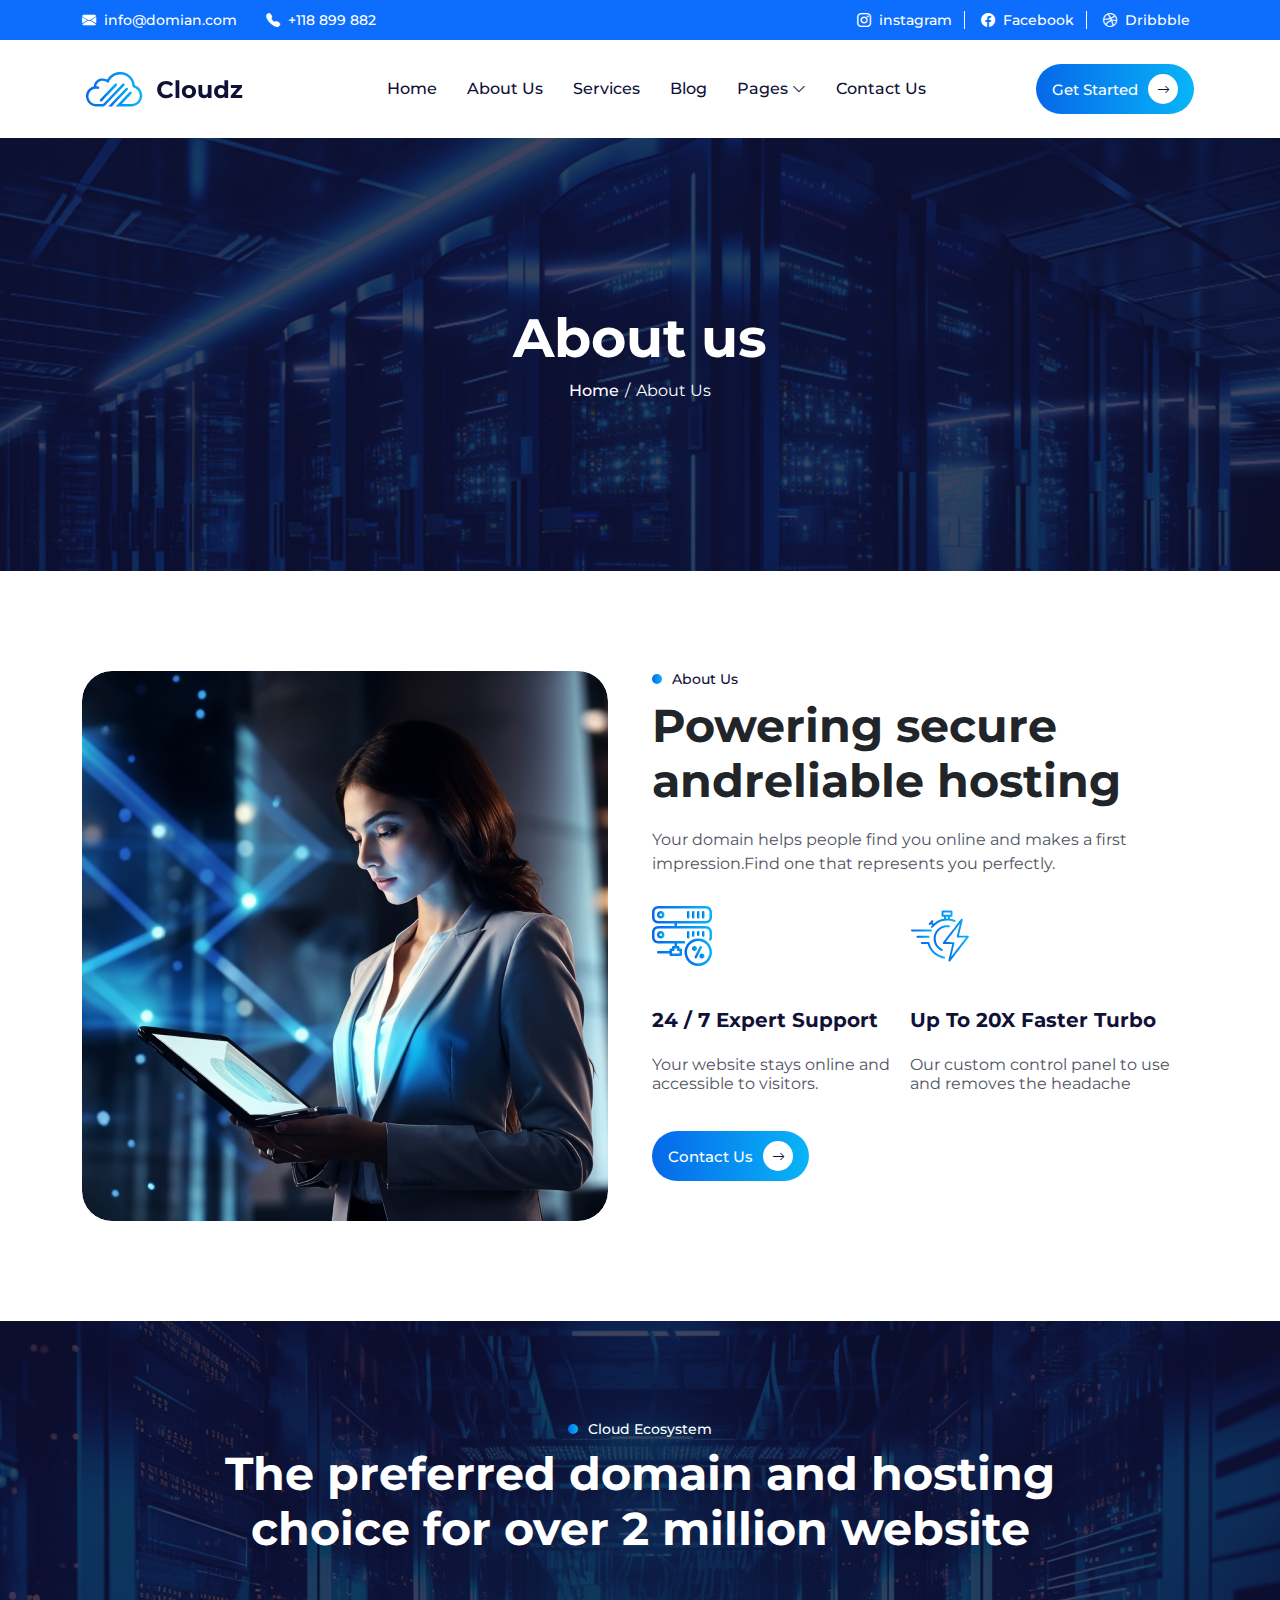
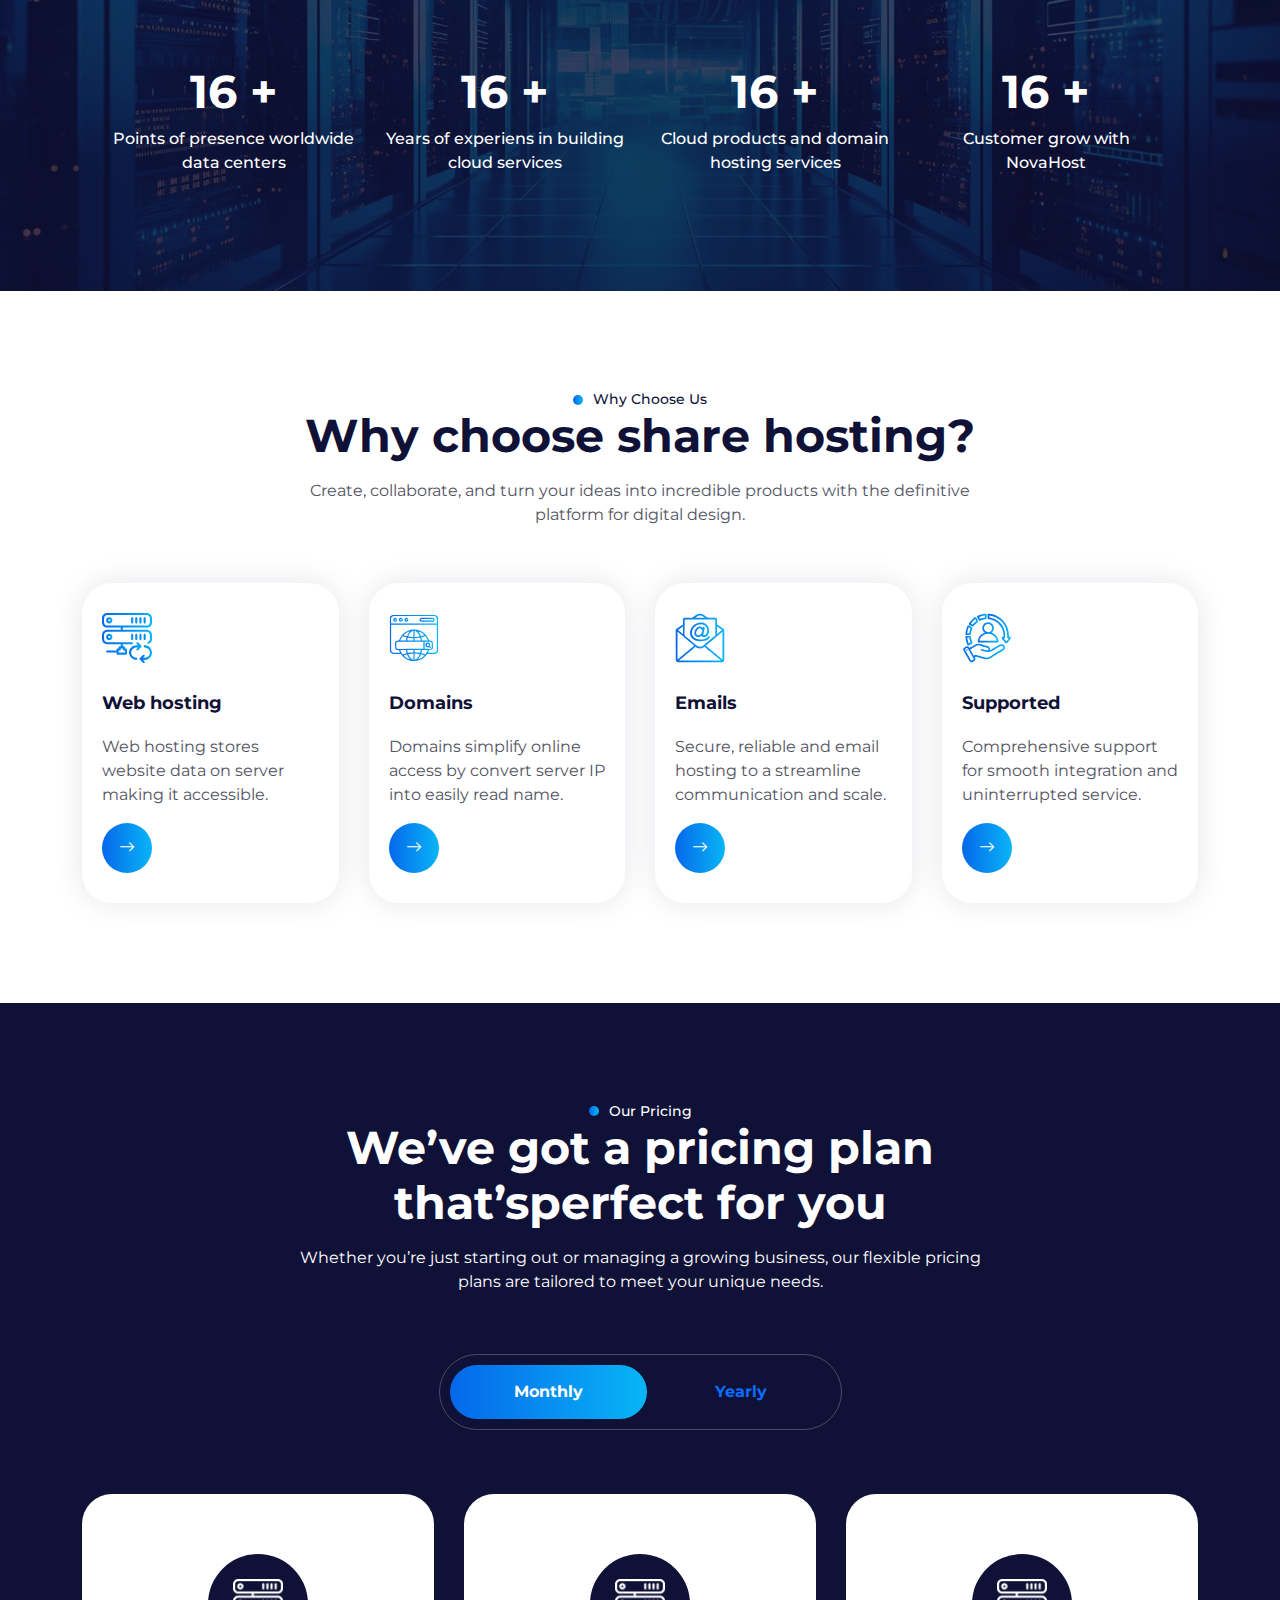
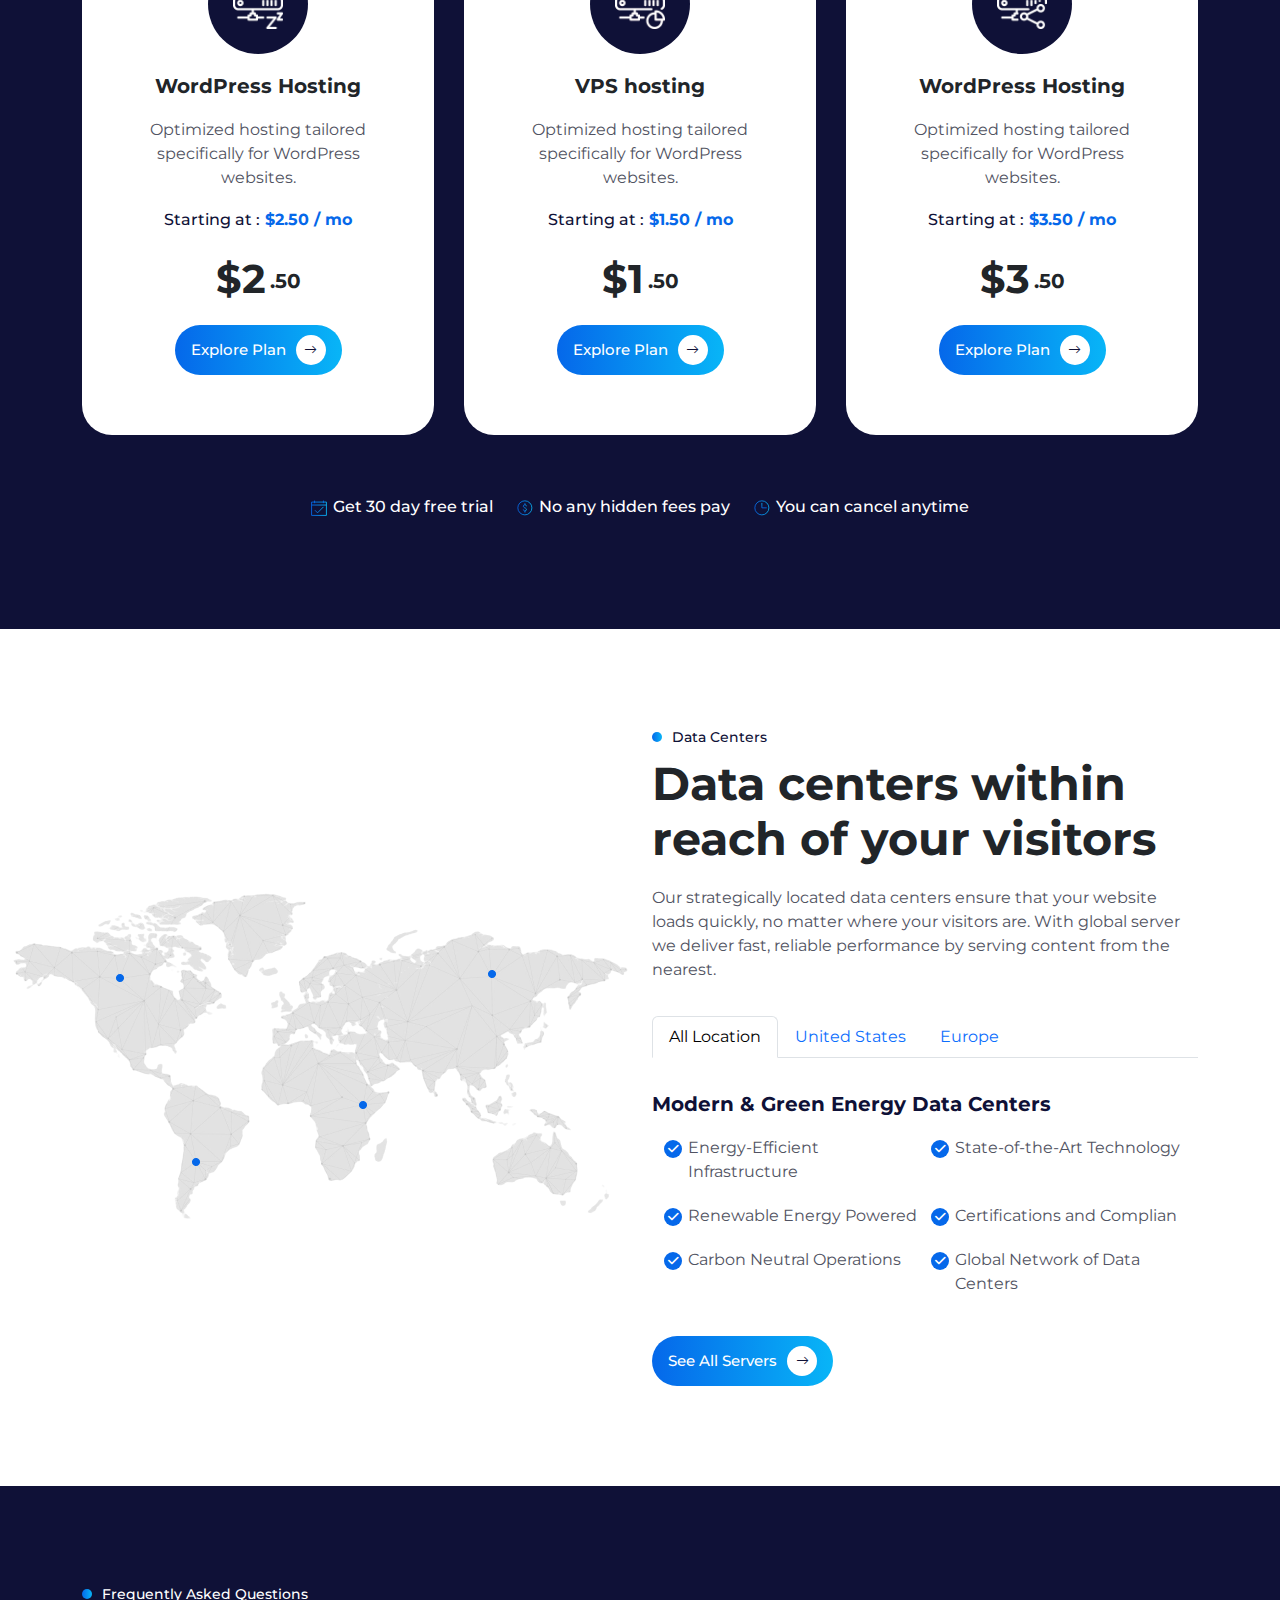
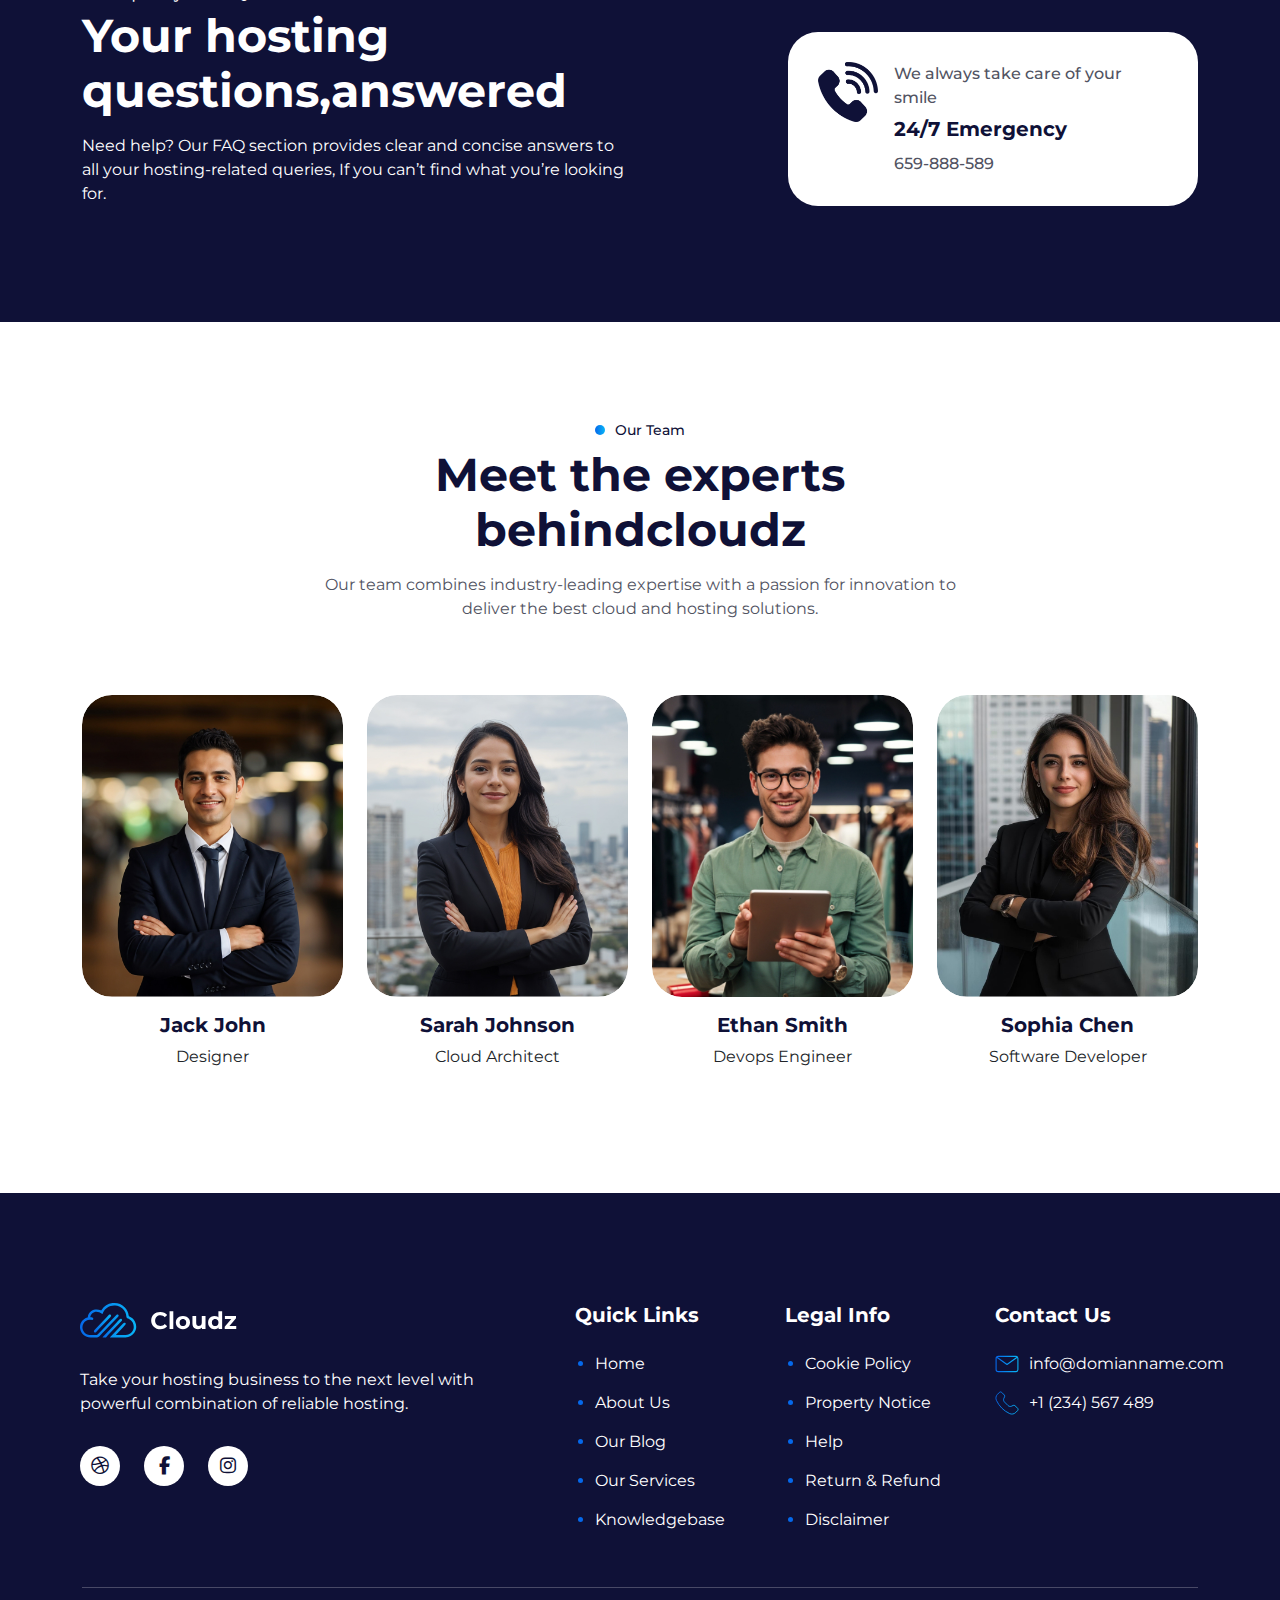
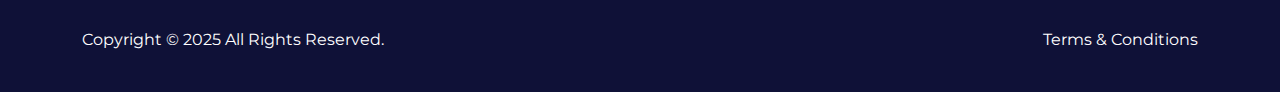
<file: about.html>
<!DOCTYPE html>
<html lang="en">

<head>
    <meta charset="UTF-8">
    <meta name="viewport" content="width=device-width, initial-scale=1.0">
    <title>Cloudz – Web Hosting and WHMCS WordPress Theme</title>

    <link rel="shortcut icon" href="image/favicon (1).png" type="image/x-icon">

    <!-- bootstrap -->
    <link rel="stylesheet" href="font/bootstrap-icons.min.css">
    <link rel="stylesheet" href="css/bootstrap.min.css">

    <!-- stylesheet -->
    <link rel="stylesheet" href="css/style.css">

    <!-- media query -->
    <link rel="stylesheet" href="css/media.css">

    <!-- font awesome -->
    <link rel="stylesheet" href="css/all.min.css">

    <!-- animation -->
    <link rel="stylesheet" href="css/animate.min.css">

    <!-- custome carousel -->
    <link rel="stylesheet" href="css/owl.carousel.min.css">
    <link rel="stylesheet" href="css/owl.theme.default.min.css">

</head>

<body>
    <header>
        <!-- start-top-header -->
        <div class="bg-primary p-2">
            <div class="container">
                <div class="row justify-content-between">
                    <div class="col-md-auto col-12 text-center">
                        <div class="top-header-left">
                            <a href="mailto:info@domian.com">
                                <i class="bi bi-envelope-fill me-1"></i>
                                <span>info@domian.com</span>
                            </a>
                            <a href="tel:+118 899 882">
                                <i class="bi bi-telephone-fill me-1"></i>
                                <span>+118 899 882</span>
                            </a>
                        </div>
                    </div>
                    <div class="col-md-auto col-12">
                        <div class="top-header-right">
                            <a href="https://www.instagram.com/" class="b-right" target="_blank">
                                <i class="bi bi-instagram me-1"></i>
                                <span class="me-2">instagram</span>
                            </a>
                            <a href="https://www.facebook.com/" class="b-right" target="_blank">
                                <i class="bi bi-facebook me-1 ms-3"></i>
                                <span class="me-2">Facebook</span>
                            </a>
                            <a href="https://dribbble.com/" target="_blank">
                                <i class="bi bi-dribbble me-1 ms-3"></i>
                                <span class="me-2">Dribbble</span>
                            </a>
                        </div>
                    </div>
                </div>
            </div>
        </div>
        <!-- end-top-header -->

        <!-- start-main-header -->
        <div class="container align-items-center text-center py-4">
            <div class="row align-items-center ">
                <div class="col-2">
                    <a href="#">
                        <img src="image/logo.svg" alt="">
                    </a>
                </div>
                <div class="col-8">
                    <nav>
                        <ul class="main_menu flex justify-content-center">
                            <li>
                                <a href="index.html">Home</a>
                            </li>
                            <li>
                                <a href="about.html">About Us</a>
                            </li>
                            <li>
                                <a href="services.html">Services</a>
                            </li>
                            <li>
                                <a href="Blog.html">Blog</a>
                            </li>
                            <li>
                                <a href="Pages.html">Pages<i class="bi bi-chevron-down header-i ms-1"></i></a>
                                <ul class="sub_menu text-start pt-1 pb-1">
                                    <li><a href="service-details.html">Service Details</a></li>
                                    <li><a href="Blog Details.html">Blog Details</a></li>
                                    <li><a href="Knowledgebase.html">Knowledgebase</a></li>
                                    <li><a href="Our Team.html">Our Team</a></li>
                                    <li><a href="Team Details.html">Team Details</a></li>
                                    <li><a href="Image Gallery.html">Image Gallery</a></li>
                                    <li><a href="404.html">404</a></li>
                                </ul>
                            </li>
                            <li>
                                <a href="contact.html">Contact Us</a>
                            </li>
                        </ul>
                    </nav>
                </div>
                <div class="col-2">
                    <a href="contact.html" class="all-btn h-btn">
                        <span class="header-btn">
                            <span class="header-icon">
                                <i class="bi bi-arrow-right"></i>
                            </span>
                            <span>Get Started</span>
                        </span>
                    </a>
                    <a class="btn btn-primary menu-icon" data-bs-toggle="offcanvas" href="#offcanvasExample"
                        role="button" aria-controls="offcanvasExample"><i class="bi bi-list"></i></a>
                </div>
            </div>
        </div>
        <!-- end-main-header -->

    </header>

    <main>
        <!-- start banner section -->
        <section>
            <div class="about-banner object-fit-cover">
                <div class="container">
                    <div class="about-content">
                        <div class="about1 d-flex justify-content-center">
                            <h1 class="fw-bold about-size2">About us</h1>
                        </div>
                        <div class="about2 d-flex justify-content-center">
                            <ol class="d-flex">
                                <li>
                                    <a href="index.html" class="fw-medium">Home</a>
                                </li>
                                <li>/</li>
                                <li>
                                    <a href="about.html">About Us</a>
                                </li>
                            </ol>
                        </div>
                    </div>
                </div>
            </div>
        </section>
        <!-- end banner section -->

        <!-- start security section -->
        <section>
            <div class="spacer-y">
                <div class="container security-main">
                    <div class="row">
                        <div class="security-left col-xl-6 col-lg-12 d-flex align-items-center">
                            <div class="security-one d-flex justify-content-center client-img">
                                <img src="image/about-img-1.jpg" alt="" class="object-fit-cover">
                            </div>
                        </div>
                        <div class="security-right col-xl-6 col-lg-12">
                            <div>
                                <h3 class="frist-contact serch-sub-title fw-medium ">About Us</h3>
                            </div>
                            <div class="c-sub-title text-start ">
                                <h2 class="fw-bold counter-size">Powering secure<br> andreliable hosting</h2>
                            </div>
                            <div class="c-sub2-title text-start">
                                <p class="counter-size2">Your domain helps people find you online and makes a
                                    first<br> impression.Find one that represents you perfectly.</p>
                            </div>
                            <div class="d-flex security-icon security-icon2">
                                <div class="s-iconmain">
                                    <div class="sicon1 about-icon">
                                        <img src="image/a2.svg" alt="">
                                    </div>
                                    <div class="security-text">
                                        <div class="security-maintext">
                                            <span class="fw-bold about-size1">24 / 7 Expert Support</span>
                                        </div>
                                        <h3>Your website stays online and accessible to visitors.</h3>
                                    </div>
                                </div>
                                <div class="s-iconmain">
                                    <div class="sicon1  about-icon">
                                        <img src="image/a3.svg" alt="">
                                    </div>
                                    <div class="security-text">
                                        <div class="security-maintext">
                                            <span class="fw-bold about-size1">Up To 20X Faster Turbo</span>
                                        </div>
                                        <h3>Our custom control panel to use and removes the headache</h3>
                                    </div>
                                </div>
                            </div>
                            <div class="security-button">
                                <a href="#" class="all-btn slide_btn">
                                    <span class="header-btn">
                                        <span class="header-icon">
                                            <i class="bi bi-arrow-right"></i>
                                        </span>
                                        <span>Contact Us</span>
                                    </span>
                                </a>
                            </div>
                        </div>
                    </div>
                </div>
            </div>
        </section>
        <!-- end security section -->

        <!-- start counter section -->
        <section>
            <div class="counter-img">
                <div class="container spacer-y">
                    <div class="search-main">
                        <div class="search d-flex justify-content-center mb-2">
                            <h3 class="text-center serch-sub-title fw-medium s1">Cloud Ecosystem</h3>
                        </div>
                        <div class="d-flex justify-content-center">
                            <h2 class="serch-main-title s1 z-1">The preferred domain and hosting<br>
                                choice for over 2 million website</h2>
                        </div>
                    </div>
                    <div class="counter-code">
                        <div class="row2">
                            <div class="column">
                                <div class="card">
                                    <h3 id="counter1" class="counter">+</h3>
                                    <p>Points of presence worldwide data centers</p>
                                </div>
                            </div>
                            <div class="column">
                                <div class="card">
                                    <h3 id="counter2" class="counter">+</h3>
                                    <p>Years of experiens in building cloud services</p>
                                </div>
                            </div>
                            <div class="column">
                                <div class="card">
                                    <h3 id="counter3" class="counter">+</h3>
                                    <p>Cloud products and domain hosting services</p>
                                </div>
                            </div>
                            <div class="column">
                                <div class="card four">
                                    <h3 id="counter4" class="counter">+</h3>
                                    <p>Customer grow with<br> NovaHost</p>
                                </div>
                            </div>
                        </div>
                    </div>
                </div>
            </div>
        </section>
        <!-- end counter section -->

        <!-- start trust section -->
        <section>
            <div class="spacer-y">
                <div class="container">
                    <div class="search-main">
                        <div class="search d-flex justify-content-center">
                            <h3 class="text-center serch-sub-title fw-medium ">Why Choose Us
                            </h3>
                        </div>
                        <div class="d-flex justify-content-center">
                            <h2 class="serch-main-title">Why choose share hosting?</h2>
                        </div>
                        <div class=" d-flex justify-content-center">
                            <p class="search-p-title mt-2 mb-1">Create, collaborate, and turn your
                                ideas into incredible products with the definitive<br> platform for digital design.</p>
                        </div>
                    </div>
                    <div class="trust-box justify-content-center">
                        <div class="tbox-1">
                            <div class="trust-body">
                                <img src="image/at1.svg" alt="" class="position-relative z-1">
                                <h3 class="position-relative z-1">Web hosting</h3>
                                <p class="position-relative z-1">Web hosting stores website data on server making it
                                    accessible.</p>
                                <div class="trust-circle d-flex justify-content-center align-items-center position-relative z-1">
                                    <a href="#" class="d-flex justify-content-center">
                                        <i class="bi bi-arrow-right"></i>
                                    </a>
                                </div>
                            </div>
                        </div>
                        <div class="tbox-1">
                            <div class="trust-body">
                                <img src="image/at2.svg" alt="" class="position-relative z-1">
                                <h3 class="position-relative z-1">Domains</h3>
                                <p class="position-relative z-1">Domains simplify online access by convert server IP
                                    into easily read name.</p>
                                <div
                                    class="trust-circle d-flex justify-content-center align-items-center position-relative z-1">
                                    <a href="#" class="d-flex justify-content-center">
                                        <i class="bi bi-arrow-right"></i>
                                    </a>
                                </div>
                            </div>
                        </div>
                        <div class="tbox-1">
                            <div class="trust-body">
                                <img src="image/at3.svg" alt="" class="position-relative z-1">
                                <h3 class="position-relative z-1">Emails</h3>
                                <p class="position-relative z-1">Secure, reliable and email hosting to a streamline
                                    communication and scale.</p>
                                <div
                                    class="trust-circle d-flex justify-content-center align-items-center position-relative z-1">
                                    <a href="#" class="d-flex justify-content-center">
                                        <i class="bi bi-arrow-right"></i>
                                    </a>
                                </div>
                            </div>
                        </div>
                        <div class="tbox-1">
                            <div class="trust-body">
                                <img src="image/at4.svg" alt="" class="position-relative z-1">
                                <h3 class="position-relative z-1">Supported</h3>
                                <p class="position-relative z-1">Comprehensive support for smooth integration and
                                    uninterrupted service.</p>
                                <div
                                    class="trust-circle d-flex justify-content-center align-items-center position-relative z-1">
                                    <a href="#" class="d-flex justify-content-center">
                                        <i class="bi bi-arrow-right"></i>
                                    </a>
                                </div>
                            </div>
                        </div>
                    </div>
                </div>
            </div>
        </section>
        <!--end trust section -->

        <!-- start pricing section -->
        <section>
            <div class="bgcolor spacer-y">
                <div class="container">
                    <div class="search-main">
                        <div class="search d-flex justify-content-center">
                            <h3 class="text-center serch-sub-title fw-medium s1">Our Pricing</h3>
                        </div>
                        <div class="d-flex justify-content-center">
                            <h2 class="serch-main-title s1">We’ve got a pricing plan<br>that’sperfect for you</h2>
                        </div>
                        <div class="d-flex justify-content-center">
                            <p class="search-p-title mt-2 s1 p-margin">Whether you’re just starting out or managing a
                                growing
                                business, our flexible pricing<br> plans are tailored to meet your unique needs.</p>
                        </div>
                    </div>
                    <div>
                        <div class="d-flex justify-content-center">
                            <ul class="nav pricing-button nav-pills" id="pills-tab" role="tablist ">
                                <li class="nav-item" role="presentation">
                                    <button class="nav-link active price-1 fw-semibold" id="pills-home-tab"
                                        data-bs-toggle="pill" data-bs-target="#pills-home" type="button" role="tab"
                                        aria-controls="pills-home" aria-selected="true">Monthly</button>
                                </li>
                                <li class="nav-item" role="presentation">
                                    <button class="nav-link price-1 ms-lg-1 fw-semibold" id="pills-profile-tab"
                                        data-bs-toggle="pill" data-bs-target="#pills-profile" type="button" role="tab"
                                        aria-controls="pills-profile" aria-selected="false">Yearly</button>
                                </li>
                            </ul>
                        </div>
                        <div class="tab-content" id="pills-tabContent">
                            <div class="tab-pane fade show active" id="pills-home" role="tabpanel"
                                aria-labelledby="pills-home-tab" tabindex="0">
                                <div class="d-flex price-main">
                                    <div class="pricebox-1">
                                        <div class="price-body">
                                            <div class="priceupper text-center">
                                                <div class="d-flex justify-content-center">
                                                    <div
                                                        class="price-icon d-flex justify-content-center align-items-center">
                                                        <img src="image/pi1.png" alt="">
                                                    </div>
                                                </div>
                                                <div class="price-under">
                                                    <h3>WordPress Hosting</h3>
                                                    <p>Optimized hosting tailored specifically for WordPress websites.
                                                    </p>
                                                </div>
                                            </div>
                                            <div class="pricedown">
                                                <div class="start-p d-flex justify-content-center">
                                                    <h3>Starting at : </h3><span class="fw-bold">$2.50 / mo</span>
                                                </div>
                                                <div class="doller-p text-center">
                                                    <div class="dollerp2">
                                                        <sub class="fw-bold">$2</sub>
                                                        <sub class="fw-bold">.50</sub>
                                                    </div>
                                                </div>
                                                <div class="price-btn text-center">
                                                    <a href="#" class="all-btn">
                                                        <span class="header-btn">
                                                            <span class="header-icon ">
                                                                <i class="bi bi-arrow-right"></i>
                                                            </span>
                                                            <span>Explore Plan</span>
                                                        </span>
                                                    </a>
                                                </div>
                                            </div>
                                        </div>
                                    </div>
                                    <div class="pricebox-1">
                                        <div class="price-body">
                                            <div class="priceupper text-center">
                                                <div class="d-flex justify-content-center">
                                                    <div
                                                        class="price-icon d-flex justify-content-center align-items-center">
                                                        <img src="image/pi2.png" alt="">
                                                    </div>
                                                </div>
                                                <div class="price-under">
                                                    <h3>VPS hosting</h3>
                                                    <p>Optimized hosting tailored specifically for WordPress websites.
                                                    </p>
                                                </div>
                                            </div>
                                            <div class="pricedown">
                                                <div class="start-p d-flex justify-content-center">
                                                    <h3>Starting at : </h3><span class="fw-bold">$1.50 / mo</span>
                                                </div>
                                                <div class="doller-p text-center">
                                                    <div class="dollerp2">
                                                        <sub class="fw-bold">$1</sub>
                                                        <sub class="fw-bold">.50</sub>
                                                    </div>
                                                </div>
                                                <div class="price-btn text-center">
                                                    <a href="#" class="all-btn">
                                                        <span class="header-btn">
                                                            <span class="header-icon ">
                                                                <i class="bi bi-arrow-right"></i>
                                                            </span>
                                                            <span>Explore Plan</span>
                                                        </span>
                                                    </a>
                                                </div>
                                            </div>
                                        </div>
                                    </div>
                                    <div class="pricebox-1">
                                        <div class="price-body">
                                            <div class="priceupper text-center">
                                                <div class="d-flex justify-content-center">
                                                    <div
                                                        class="price-icon d-flex justify-content-center align-items-center">
                                                        <img src="image/pi3.png" alt="">
                                                    </div>
                                                </div>
                                                <div class="price-under">
                                                    <h3>WordPress Hosting</h3>
                                                    <p>Optimized hosting tailored specifically for WordPress websites.
                                                    </p>
                                                </div>
                                            </div>
                                            <div class="pricedown">
                                                <div class="start-p d-flex justify-content-center">
                                                    <h3>Starting at : </h3><span class="fw-bold"> $3.50 / mo</span>
                                                </div>
                                                <div class="doller-p text-center">
                                                    <div class="dollerp2">
                                                        <sub class="fw-bold">$3</sub>
                                                        <sub class="fw-bold">.50</sub>
                                                    </div>
                                                </div>
                                                <div class="price-btn text-center">
                                                    <a href="#" class="all-btn">
                                                        <span class="header-btn">
                                                            <span class="header-icon ">
                                                                <i class="bi bi-arrow-right"></i>
                                                            </span>
                                                            <span>Explore Plan</span>
                                                        </span>
                                                    </a>
                                                </div>
                                            </div>
                                        </div>
                                    </div>
                                </div>
                            </div>
                            <div class="tab-pane fade" id="pills-profile" role="tabpanel"
                                aria-labelledby="pills-profile-tab" tabindex="0">
                                <div class="d-flex price-main">
                                    <div class="pricebox-1">
                                        <div class="price-body">
                                            <div class="priceupper text-center">
                                                <div class="d-flex justify-content-center">
                                                    <div
                                                        class="price-icon d-flex justify-content-center align-items-center">
                                                        <img src="image/pi1.png" alt="">
                                                    </div>
                                                </div>
                                                <div class="price-under">
                                                    <h3>WordPress Hosting</h3>
                                                    <p>Optimized hosting tailored specifically for WordPress websites.
                                                    </p>
                                                </div>
                                            </div>
                                            <div class="pricedown">
                                                <div class="start-p d-flex justify-content-center">
                                                    <h3>Starting at : </h3><span class="fw-bold"> $20.00 / mo</span>
                                                </div>
                                                <div class="doller-p text-center">
                                                    <div class="dollerp2">
                                                        <sub class="fw-bold">$ 20</sub>
                                                        <sub class="fw-bold">.50</sub>
                                                    </div>
                                                </div>
                                                <div class="price-btn text-center">
                                                    <a href="#" class="all-btn">
                                                        <span class="header-btn">
                                                            <span class="header-icon ">
                                                                <i class="bi bi-arrow-right"></i>
                                                            </span>
                                                            <span>Explore Plan</span>
                                                        </span>
                                                    </a>
                                                </div>
                                            </div>
                                        </div>
                                    </div>
                                    <div class="pricebox-1">
                                        <div class="price-body">
                                            <div class="priceupper text-center">
                                                <div class="d-flex justify-content-center">
                                                    <div
                                                        class="price-icon d-flex justify-content-center align-items-center">
                                                        <img src="image/pi2.png" alt="">
                                                    </div>
                                                </div>
                                                <div class="price-under">
                                                    <h3>VPS hosting</h3>
                                                    <p>Optimized hosting tailored specifically for WordPress websites.
                                                    </p>
                                                </div>
                                            </div>
                                            <div class="pricedown">
                                                <div class="start-p d-flex justify-content-center">
                                                    <h3>Starting at : </h3><span class="fw-bold">$18.00 / mo</span>
                                                </div>
                                                <div class="doller-p text-center">
                                                    <div class="dollerp2">
                                                        <sub class="fw-bold">$ 18</sub>
                                                        <sub class="fw-bold">.50</sub>
                                                    </div>
                                                </div>
                                                <div class="price-btn text-center">
                                                    <a href="#" class="all-btn">
                                                        <span class="header-btn">
                                                            <span class="header-icon ">
                                                                <i class="bi bi-arrow-right"></i>
                                                            </span>
                                                            <span>Explore Plan</span>
                                                        </span>
                                                    </a>
                                                </div>
                                            </div>
                                        </div>
                                    </div>
                                    <div class="pricebox-1">
                                        <div class="price-body">
                                            <div class="priceupper text-center">
                                                <div class="d-flex justify-content-center">
                                                    <div
                                                        class="price-icon d-flex justify-content-center align-items-center">
                                                        <img src="image/pi3.png" alt="">
                                                    </div>
                                                </div>
                                                <div class="price-under">
                                                    <h3>WordPress Hosting</h3>
                                                    <p>Optimized hosting tailored specifically for WordPress websites.
                                                    </p>
                                                </div>
                                            </div>
                                            <div class="pricedown">
                                                <div class="start-p d-flex justify-content-center">
                                                    <h3>Starting at : </h3><span class="fw-bold">$25.00 / mo</span>
                                                </div>
                                                <div class="doller-p text-center">
                                                    <div class="dollerp2">
                                                        <sub class="fw-bold">$60</sub>
                                                        <sub class="fw-bold">.50</sub>
                                                    </div>
                                                </div>
                                                <div class="price-btn text-center">
                                                    <a href="#" class="all-btn">
                                                        <span class="header-btn">
                                                            <span class="header-icon ">
                                                                <i class="bi bi-arrow-right"></i>
                                                            </span>
                                                            <span>Get Started</span>
                                                        </span>
                                                    </a>
                                                </div>
                                            </div>
                                        </div>
                                    </div>
                                </div>
                            </div>
                        </div>
                    </div>
                    <div class="price-last">
                        <div class="price-mainlast">
                            <ul class="d-flex justify-content-center align-items-center gap-lg-4 flex-wrap">
                                <li class="price1">
                                    <span>
                                        <img src="image/true.svg" alt="">
                                    </span>
                                    <span>Get 30 day free trial</span>
                                </li>
                                <li class="price1">
                                    <span>
                                        <img src="image/doller.svg" alt="">
                                    </span>
                                    <span>No any hidden fees pay</span>
                                </li>
                                <li class="price1">
                                    <span>
                                        <img src="image/timer.svg" alt="">
                                    </span>
                                    <span>You can cancel anytime</span>
                                </li>
                            </ul>
                        </div>
                    </div>
                </div>
            </div>
        </section>
        <!-- end pricing section -->

        <!-- start data section -->
        <section>
            <div class="spacer-y">
                <div class="container security-main">
                    <div class="row">
                        <div class="security-left col-xl-6 col-lg-12 d-flex align-items-center">
                            <div class="data-one d-flex justify-content-center align-items-center">
                                <img src="image/map.png" alt="" class="object-fit-cover">
                            </div>
                        </div>
                        <div class="data-right col-xl-6 col-lg-12">
                            <div>
                                <h3 class="frist-contact serch-sub-title fw-medium">Data Centers</h3>
                            </div>
                            <div class="c-sub-title text-start">
                                <h2 class="fw-bold data-width counter-size">Data centers within<br>
                                    reach of your visitors</h2>
                            </div>
                            <div class="c-sub2-title text-start">
                                <p class="data-width2 counter-size2">Our strategically located data centers ensure that
                                    your website<br>
                                    loads
                                    quickly, no matter where your visitors are. With global server<br> we deliver
                                    fast, reliable
                                    performance by serving content from the nearest.</p>
                            </div>
                            <div class="data-tab">
                                <nav>
                                    <div class="nav nav-tabs" id="nav-tab" role="tablist">
                                        <button class="nav-link active" id="nav-home-tab" data-bs-toggle="tab"
                                            data-bs-target="#nav-home" type="button" role="tab" aria-controls="nav-home"
                                            aria-selected="true">All Location</button>
                                        <button class="nav-link" id="nav-profile-tab" data-bs-toggle="tab"
                                            data-bs-target="#nav-profile" type="button" role="tab"
                                            aria-controls="nav-profile" aria-selected="false">United States</button>
                                        <button class="nav-link" id="nav-contact-tab" data-bs-toggle="tab"
                                            data-bs-target="#nav-contact" type="button" role="tab"
                                            aria-controls="nav-contact" aria-selected="false">Europe</button>
                                    </div>
                                </nav>
                            </div>
                            <h2 class="data-center fw-bold">Modern & Green Energy Data Centers</h2>
                            <div class="tab-content" id="nav-tabContent">
                                <div class="tab-pane fade show active" id="nav-home" role="tabpanel"
                                    aria-labelledby="nav-home-tab" tabindex="0">
                                    <ul class="data-item">
                                        <li class="d-flex data-item2">
                                            <span class="d-flex">
                                                <i class="fa-solid fa-check data-icon"></i>
                                            </span>
                                            <span class="data-text">Energy-Efficient Infrastructure</span>
                                        </li>
                                        <li class="d-flex data-item2">
                                            <span class="d-flex">
                                                <i class="fa-solid fa-check data-icon"></i>
                                            </span>
                                            <span class="data-text">State-of-the-Art Technology</span>
                                        </li>
                                        <li class="d-flex data-item2">
                                            <span class="d-flex">
                                                <i class="fa-solid fa-check data-icon"></i>
                                            </span>
                                            <span class="data-text">Renewable Energy Powered</span>
                                        </li>
                                        <li class="d-flex data-item2">
                                            <span class="d-flex">
                                                <i class="fa-solid fa-check data-icon"></i>
                                            </span>
                                            <span class="data-text">Certifications and Complian</span>
                                        </li>
                                        <li class="d-flex data-item2">
                                            <span class="d-flex">
                                                <i class="fa-solid fa-check data-icon"></i>
                                            </span>
                                            <span class="data-text">Carbon Neutral Operations</span>
                                        </li>
                                        <li class="d-flex data-item2">
                                            <span class="d-flex">
                                                <i class="fa-solid fa-check data-icon"></i>
                                            </span>
                                            <span class="data-text">Global Network of Data Centers</span>
                                        </li>
                                    </ul>
                                </div>
                                <div class="tab-pane fade" id="nav-profile" role="tabpanel"
                                    aria-labelledby="nav-profile-tab" tabindex="0">
                                    <ul class="data-item">
                                        <li class="d-flex data-item2">
                                            <span class="d-flex">
                                                <i class="fa-solid fa-check data-icon"></i>
                                            </span>
                                            <span class="data-text">State-of-the-Art Technology</span>
                                        </li>
                                        <li class="d-flex data-item2">
                                            <span class="d-flex">
                                                <i class="fa-solid fa-check data-icon"></i>
                                            </span>
                                            <span class="data-text">Energy-Efficient Infrastructu</span>
                                        </li>
                                        <li class="d-flex data-item2">
                                            <span class="d-flex">
                                                <i class="fa-solid fa-check data-icon"></i>
                                            </span>
                                            <span class="data-text">Certifications and Compliance</span>
                                        </li>
                                        <li class="d-flex data-item2">
                                            <span class="d-flex">
                                                <i class="fa-solid fa-check data-icon"></i>
                                            </span>
                                            <span class="data-text">Renewable Energy Powered</span>
                                        </li>
                                        <li class="d-flex data-item2">
                                            <span class="d-flex">
                                                <i class="fa-solid fa-check data-icon"></i>
                                            </span>
                                            <span class="data-text">Global Network of Data Centers</span>
                                        </li>
                                        <li class="d-flex data-item2">
                                            <span class="d-flex">
                                                <i class="fa-solid fa-check data-icon"></i>
                                            </span>
                                            <span class="data-text">Carbon Neutral Operations</span>
                                        </li>
                                    </ul>
                                </div>
                                <div class="tab-pane fade" id="nav-contact" role="tabpanel"
                                    aria-labelledby="nav-contact-tab" tabindex="0">
                                    <ul class="data-item">
                                        <li class="d-flex data-item2">
                                            <span class="d-flex">
                                                <i class="fa-solid fa-check data-icon"></i>
                                            </span>
                                            <span class="data-text">State-of-the-Art Technology</span>
                                        </li>
                                        <li class="d-flex data-item2">
                                            <span class="d-flex">
                                                <i class="fa-solid fa-check data-icon"></i>
                                            </span>
                                            <span class="data-text">Renewable Energy Powered</span>
                                        </li>
                                        <li class="d-flex data-item2">
                                            <span class="d-flex">
                                                <i class="fa-solid fa-check data-icon"></i>
                                            </span>
                                            <span class="data-text">Certifications and Compliance</span>
                                        </li>
                                        <li class="d-flex data-item2">
                                            <span class="d-flex ">
                                                <i class="fa-solid fa-check data-icon"></i>
                                            </span>
                                            <span class="data-text">Global Network of Data Centers</span>
                                        </li>
                                        <li class="d-flex data-item2">
                                            <span class="d-flex">
                                                <i class="fa-solid fa-check data-icon"></i>
                                            </span>
                                            <span class="data-text">Carbon Neutral Operations</span>
                                        </li>
                                        <li class="d-flex data-item2">
                                            <span class="d-flex">
                                                <i class="fa-solid fa-check data-icon"></i>
                                            </span>
                                            <span class="data-text">Energy-Efficient Infrastructure</span>
                                        </li>
                                    </ul>
                                </div>
                            </div>
                            <div class="security-button">
                                <a href="#" class="all-btn slide_btn">
                                    <span class="header-btn">
                                        <span class="header-icon">
                                            <i class="bi bi-arrow-right"></i>
                                        </span>
                                        <span>See All Servers</span>
                                    </span>
                                </a>
                            </div>
                        </div>
                    </div>
                </div>
            </div>
        </section>
        <!-- end data section -->

        <!-- start question section -->
        <section>
            <div class="bgcolor spacer-y">
                <div class="container">
                    <div class="row">
                        <div class="col-xl-6 col-lg-6 col-md-12">
                            <div class="question-main">
                                <div>
                                    <h3 class="serch-sub-title fw-medium s1">Frequently Asked Questions</h3>
                                </div>
                                <div class="question-title">
                                    <h2 class="s1 fw-bold counter-size">Your hosting questions,answered</h2>
                                </div>
                                <div class="question-title">
                                    <p class="s1 counter-size2">Need help? Our FAQ section provides clear and concise
                                        answers to all
                                        your hosting-related queries, If you can’t find what you’re looking for.</p>
                                </div>

                            </div>
                        </div>
                        <div
                            class="col-xl-6 col-lg-6 col-md-12 d-flex justify-content-end align-items-center question-box-main">
                            <div class="question-box d-flex">
                                <div class="question-call  position-relative z-1">
                                    <img src="image/question-c.png" alt="">
                                </div>
                                <div class="question-body ms-3  position-relative z-1">
                                    <p class="fw-medium">We always take care of your smile</p>
                                    <h3><a href="tel:659-888-589%20" class="fw-semibold">24/7 Emergency</a></h3>
                                    <p class="fw-medium">659-888-589</p>
                                </div>
                            </div>
                        </div>
                    </div>
                </div>
            </div>
        </section>
        <!-- end question section -->

        <!-- start client section -->
        <section>
            <div class="spacer-y">
                <div class="container">
                    <div class="search-main">
                        <div class="search d-flex justify-content-center mb-2">
                            <h3 class="text-center serch-sub-title fw-medium ">Our Team
                            </h3>
                        </div>
                        <div class="d-flex justify-content-center">
                            <h2 class="serch-main-title t-width counter-size">Meet the experts<br>behindcloudz</h2>
                        </div>
                        <div class=" d-flex justify-content-center">
                            <p class="search-p-title trust-title mt-2 mb-1 s2-width counter-size2">Our team combines
                                industry-leading
                                expertise with a passion for innovation to <br>deliver the best cloud and hosting solutions.
                            </p>
                        </div>
                    </div>
                    <div class="row client">
                        <div class="col-xl-3 col-lg-6 col-md-6">
                            <div class="client-img">
                                <img src="image/c1.jpg" alt="">
                                <div class="client-icon d-flex justify-content-center">
                                    <ul class="d-flex text-center">
                                        <li>
                                            <a href="https://www.instagram.com/" class="client-i">
                                                <i class="fa-brands fa-instagram "></i>
                                            </a>
                                        </li>
                                        <li>
                                            <a href="https://www.dribbble.com/" class="client-i">
                                                <i class="fa-brands fa-dribbble"></i>
                                            </a>
                                        </li>
                                        <li>
                                            <a href="https://www.facebook.com/" class="client-i">
                                                <i class="fa-brands fa-facebook-f"></i>
                                            </a>
                                        </li>
                                    </ul>
                                </div>
                            </div>
                            <div class="client-content mt-3 mb-4">
                                <h3 class="d-flex justify-content-center">
                                    <a href="#" class="fw-semibold">Jack John</a>
                                </h3>
                                <p class="d-flex justify-content-center">Designer</p>
                            </div>
                        </div>
                        <div class="col-xl-3 col-lg-6 col-md-6 ">
                            <div class="client-img">
                                <img src="image/c2.jpg" alt="">
                                <div class="client-icon d-flex justify-content-center">
                                    <ul class="d-flex text-center">
                                        <li>
                                            <a href="https://www.instagram.com/" class="client-i">
                                                <i class="fa-brands fa-instagram "></i>
                                            </a>
                                        </li>
                                        <li>
                                            <a href="https://www.dribbble.com/" class="client-i">
                                                <i class="fa-brands fa-dribbble"></i>
                                            </a>
                                        </li>
                                        <li>
                                            <a href="https://www.facebook.com/" class="client-i">
                                                <i class="fa-brands fa-facebook-f"></i>
                                            </a>
                                        </li>
                                    </ul>
                                </div>
                            </div>
                            <div class="client-content mt-3 mb-4">
                                <h3 class="d-flex justify-content-center">
                                    <a href="#" class="fw-semibold">Sarah Johnson</a>
                                </h3>
                                <p class="d-flex justify-content-center">Cloud Architect</p>
                            </div>
                        </div>
                        <div class="col-xl-3 col-lg-6 col-md-6">
                            <div class="client-img">
                                <img src="image/c3.jpg" alt="">
                                <div class="client-icon d-flex justify-content-center">
                                    <ul class="d-flex text-center">
                                        <li>
                                            <a href="https://www.instagram.com/" class="client-i">
                                                <i class="fa-brands fa-instagram "></i>
                                            </a>
                                        </li>
                                        <li>
                                            <a href="https://www.dribbble.com/" class="client-i">
                                                <i class="fa-brands fa-dribbble"></i>
                                            </a>
                                        </li>
                                        <li>
                                            <a href="https://www.facebook.com/" class="client-i">
                                                <i class="fa-brands fa-facebook-f"></i>
                                            </a>
                                        </li>
                                    </ul>
                                </div>
                            </div>
                            <div class="client-content mt-3 mb-4">
                                <h3 class="d-flex justify-content-center">
                                    <a href="#" class="fw-semibold">Ethan Smith </a>
                                </h3>
                                <p class="d-flex justify-content-center">Devops Engineer</p>
                            </div>
                        </div>
                        <div class="col-xl-3 col-lg-6 col-md-6">
                            <div class="client-img">
                                <img src="image/c4.jpg" alt="">
                                <div class="client-icon d-flex justify-content-center">
                                    <ul class="d-flex text-center">
                                        <li>
                                            <a href="https://www.instagram.com/" class="client-i">
                                                <i class="fa-brands fa-instagram "></i>
                                            </a>
                                        </li>
                                        <li>
                                            <a href="https://www.dribbble.com/" class="client-i">
                                                <i class="fa-brands fa-dribbble"></i>
                                            </a>
                                        </li>
                                        <li>
                                            <a href="https://www.facebook.com/" class="client-i">
                                                <i class="fa-brands fa-facebook-f"></i>
                                            </a>
                                        </li>
                                    </ul>
                                </div>
                            </div>
                            <div class="client-content mt-3 mb-4">
                                <h3 class="d-flex justify-content-center">
                                    <a href="#" class="fw-semibold">Sophia Chen </a>
                                </h3>
                                <p class="d-flex justify-content-center">Software Developer</p>
                            </div>
                        </div>
                    </div>
                </div>
            </div>
        </section>
        <!-- end client section -->

    </main>

    <div class="offcanvas offcanvas-start offcanvas-backcolor" tabindex="-1" id="offcanvasExample"
        aria-labelledby="offcanvasExampleLabel">
        <div class="offcanvas-header offcanvas-border">
            <button type="button" class="btn-close h-close" data-bs-dismiss="offcanvas" aria-label="Close"></button>
        </div>
        <div class="offcanvas-body">
            <ul class="navbar-nav justify-content-end flex-grow-1 pe-3 mob-main-menu">
                <li class="nav-item">
                    <a class="nav-link" href="index.html">Home</a>
                </li>
                <li class="nav-item">
                    <a class="nav-link" href="about.html">About Us</a>
                </li>
                <li class="nav-item">
                    <a class="nav-link" href="services.html">Services</a>
                </li>
                <li class="nav-item">
                    <a class="nav-link" href="Blog.html">Blog</a>
                </li>
                <li class="nav-item dropdown">
                    <a class="nav-link" href="#" role="button" data-bs-toggle="dropdown" aria-expanded="false">
                        Pages<i class="bi bi-chevron-down header-i ps-1"></i>
                    </a>
                    <ul class="dropdown-menu mob-sub-menu">
                        <li><a class="dropdown-item" href="service-details.html">Service Details</a></li>
                        <li><a class="dropdown-item" href="Blog Details.html">Blog Details</a></li>
                        <li><a class="dropdown-item" href="Knowledgebase.html">Knowledgebase</a></li>
                        <li><a class="dropdown-item" href="Our Team.html">Our Team</a></li>
                        <li><a class="dropdown-item" href="Team Details.html">Team Details</a></li>
                        <li><a class="dropdown-item" href="Image Gallery.html">Image Gallery</a></li>
                        <li><a class="dropdown-item" href="404.html">404</a></li>
                    </ul>
                </li>
                <li class="nav-item">
                    <a class="nav-link" href="contact.html">Contact Us</a>
                </li>
            </ul>
        </div>
    </div>

    <footer>
        <div class="bgcolor spacer-t">
            <div class="container">
                <div class="footer-main row">
                    <div class="footer-1 col-xl-5 col-lg-12 col-md-12 col-12 col-sm-12">
                        <div class="footer-sub">
                            <div class="footer-logo">
                                <a href="index.html"><img src="image/footer-logo.svg" alt=""></a>
                            </div>
                            <div class="footer-body">
                                <p>Take your hosting business to the next level with powerful combination of reliable
                                    hosting.</p>
                            </div>
                            <div class="footer-icon">
                                <ul>
                                    <li class="footer-d">
                                        <a href="https://dribbble.com/" class="footer-dribble text-center">
                                            <i class="fa-brands fa-dribbble"></i>
                                        </a>
                                    </li>
                                    <li class="footer-d">
                                        <a href="https://www.facebook.com/" class="footer-dribble text-center">
                                            <i class="fa-brands fa-facebook-f"></i>
                                        </a>
                                    </li>
                                    <li class="footer-d">
                                        <a href="https://www.instagram.com/" class="footer-dribble text-center">
                                            <i class="fa-brands fa-instagram"></i>
                                        </a>
                                    </li>
                                </ul>
                            </div>
                        </div>
                    </div>
                    <div class="footer-2 col-xl-2 col-lg-4 col-md-3 col-5 col-sm-2">
                        <div class="footer-title">
                            <h3 class="fw-semibold">Quick Links</h3>
                        </div>
                        <div class="footer-listmain">
                            <ul class="footer-list">
                                <li>
                                    <a href="index.html" class="fw-normal">Home</a>
                                </li>
                                <li>
                                    <a href="about.html" class="fw-normal">About Us</a>
                                </li>
                                <li>
                                    <a href="Blog.html" class="fw-normal">Our Blog</a>
                                </li>
                                <li>
                                    <a href="services.html" class="fw-normal">Our Services</a>
                                </li>
                                <li>
                                    <a href="Knowledgebase.html" class="fw-normal">Knowledgebase</a>
                                </li>
                            </ul>
                        </div>
                    </div>
                    <div class="footer-2 col-xl-2 col-lg-4 col-md-3 col-5 col-sm-2">
                        <div class="footer-title">
                            <h3 class="fw-semibold">Legal Info</h3>
                        </div>
                        <div class="footer-listmain">
                            <ul class="footer-list">
                                <li>
                                    <a href="#" class="fw-normal">Cookie Policy</a>
                                </li>
                                <li>
                                    <a href="#" class="fw-normal">Property Notice</a>
                                </li>
                                <li>
                                    <a href="#" class="fw-normal">Help</a>
                                </li>
                                <li>
                                    <a href="#" class="fw-normal">Return & Refund</a>
                                </li>
                                <li>
                                    <a href="#" class="fw-normal">Disclaimer</a>
                                </li>
                            </ul>
                        </div>
                    </div>
                    <div class="footer-2 col-xl-2 col-lg-3 col-md-3 col-12 col-sm-10">
                        <div class="footer-title">
                            <h3 class="fw-semibold">Contact Us</h3>
                        </div>
                        <div class="footer-listicon">
                            <ul class="footer-listicon2">
                                <li class="d-flex">
                                    <img src="image/email.svg" alt="">
                                    <a href="mailto:info@domian.com" class="fw-normal"></a>
                                    <span>info@domianname.com</span>
                                </li>
                                <li class="d-flex">
                                    <img src="image/call.svg" alt="">
                                    <a href="tel:(234) 567 489" class="fw-normal"></a>
                                    <span>+1 (234) 567 489</span>
                                </li>
                            </ul>
                        </div>
                    </div>
                </div>
                <div class="footer-bottom"></div>
                <div class="footer-main2 d-flex row">
                    <div class="footer-bottom1 col-xl-6 col-lg-6 col-md-6 col-12 col-sm-10">
                        <p>Copyright © 2025 All Rights Reserved.</p>
                    </div>
                    <div class="footer-bottom1 text-end col-xl-6 col-lg-6 col-md-6 col-12 col-sm-10">
                        <p>Terms & Conditions</p>
                    </div>
                </div>
            </div>
        </div>
    </footer>

    <script src="js/bootstrap.bundle.min.js"></script>
    <script src="js/jquery-3.7.1.min.js"></script>
    <script src="js/owl.carousel.min.js"></script>
    <script src="js/script.js"></script>
    <script src="js/wow.js"></script>
</body>

</html>
</file>
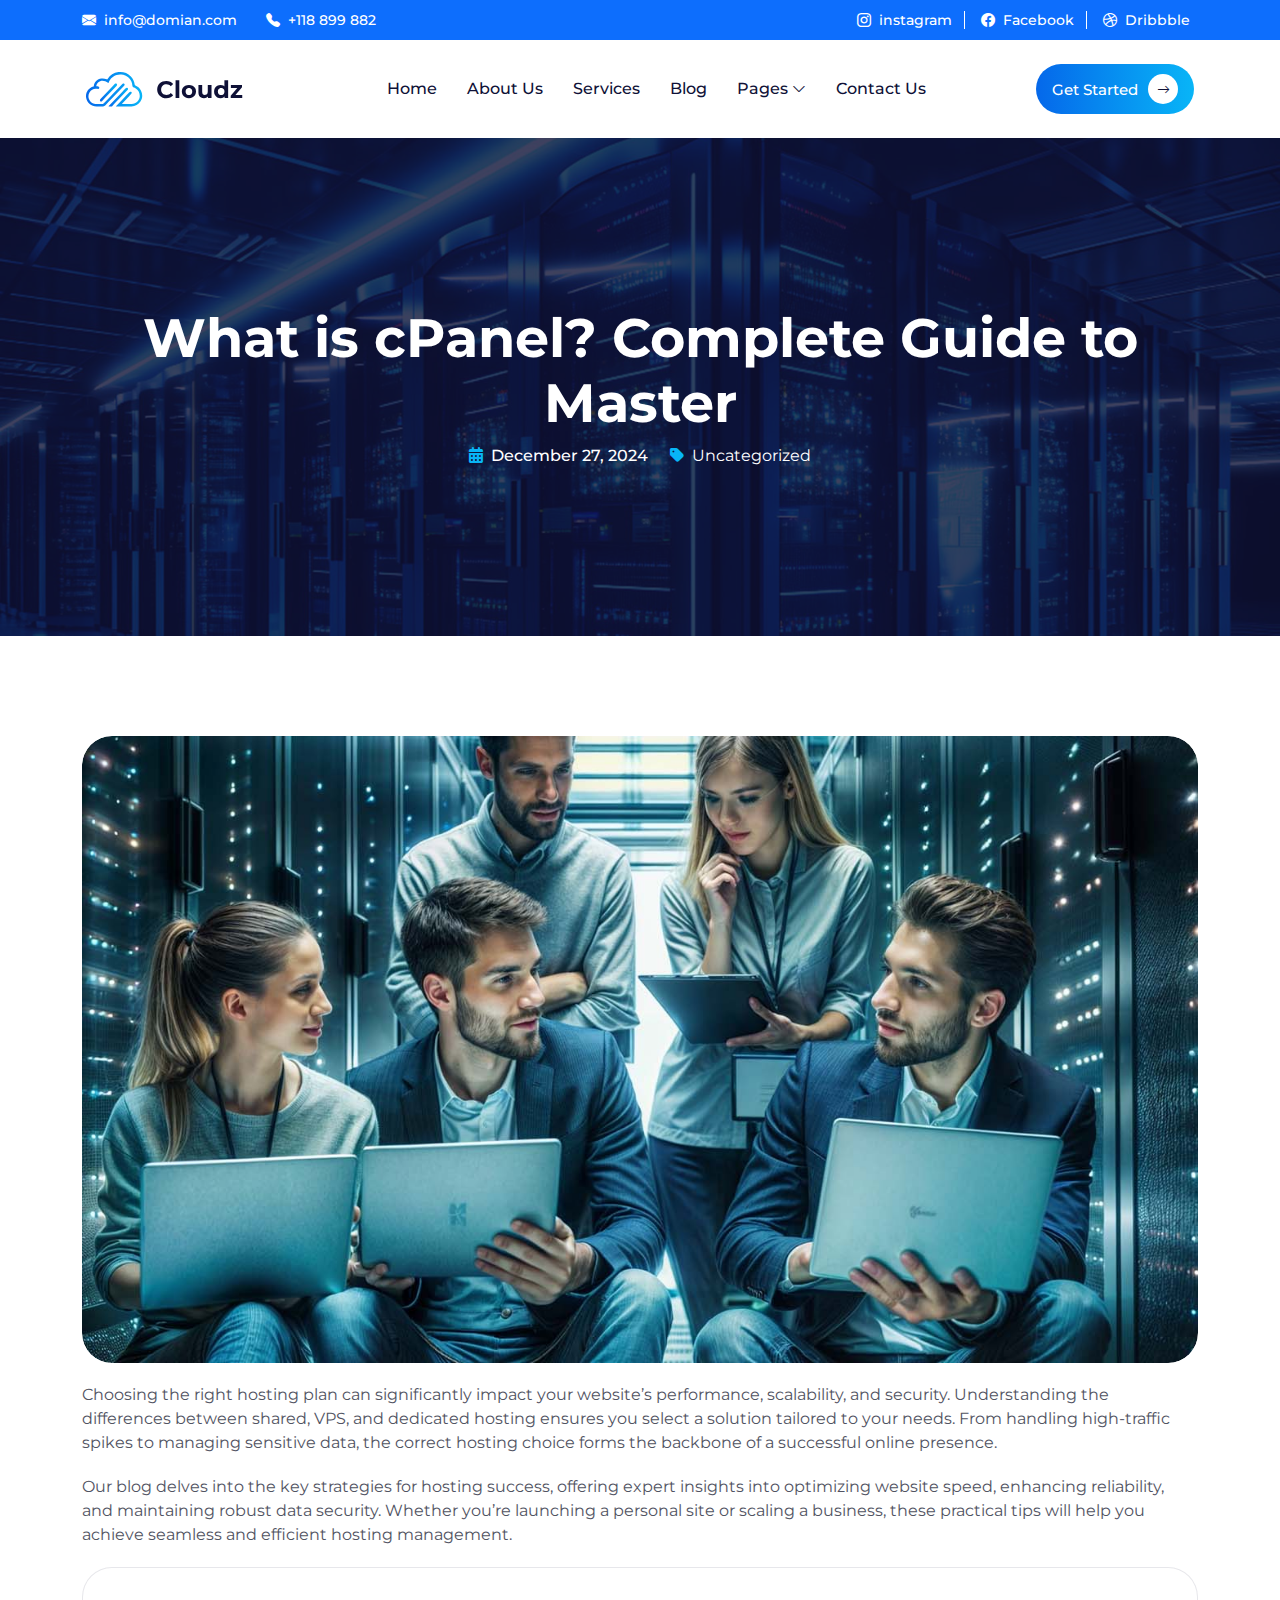
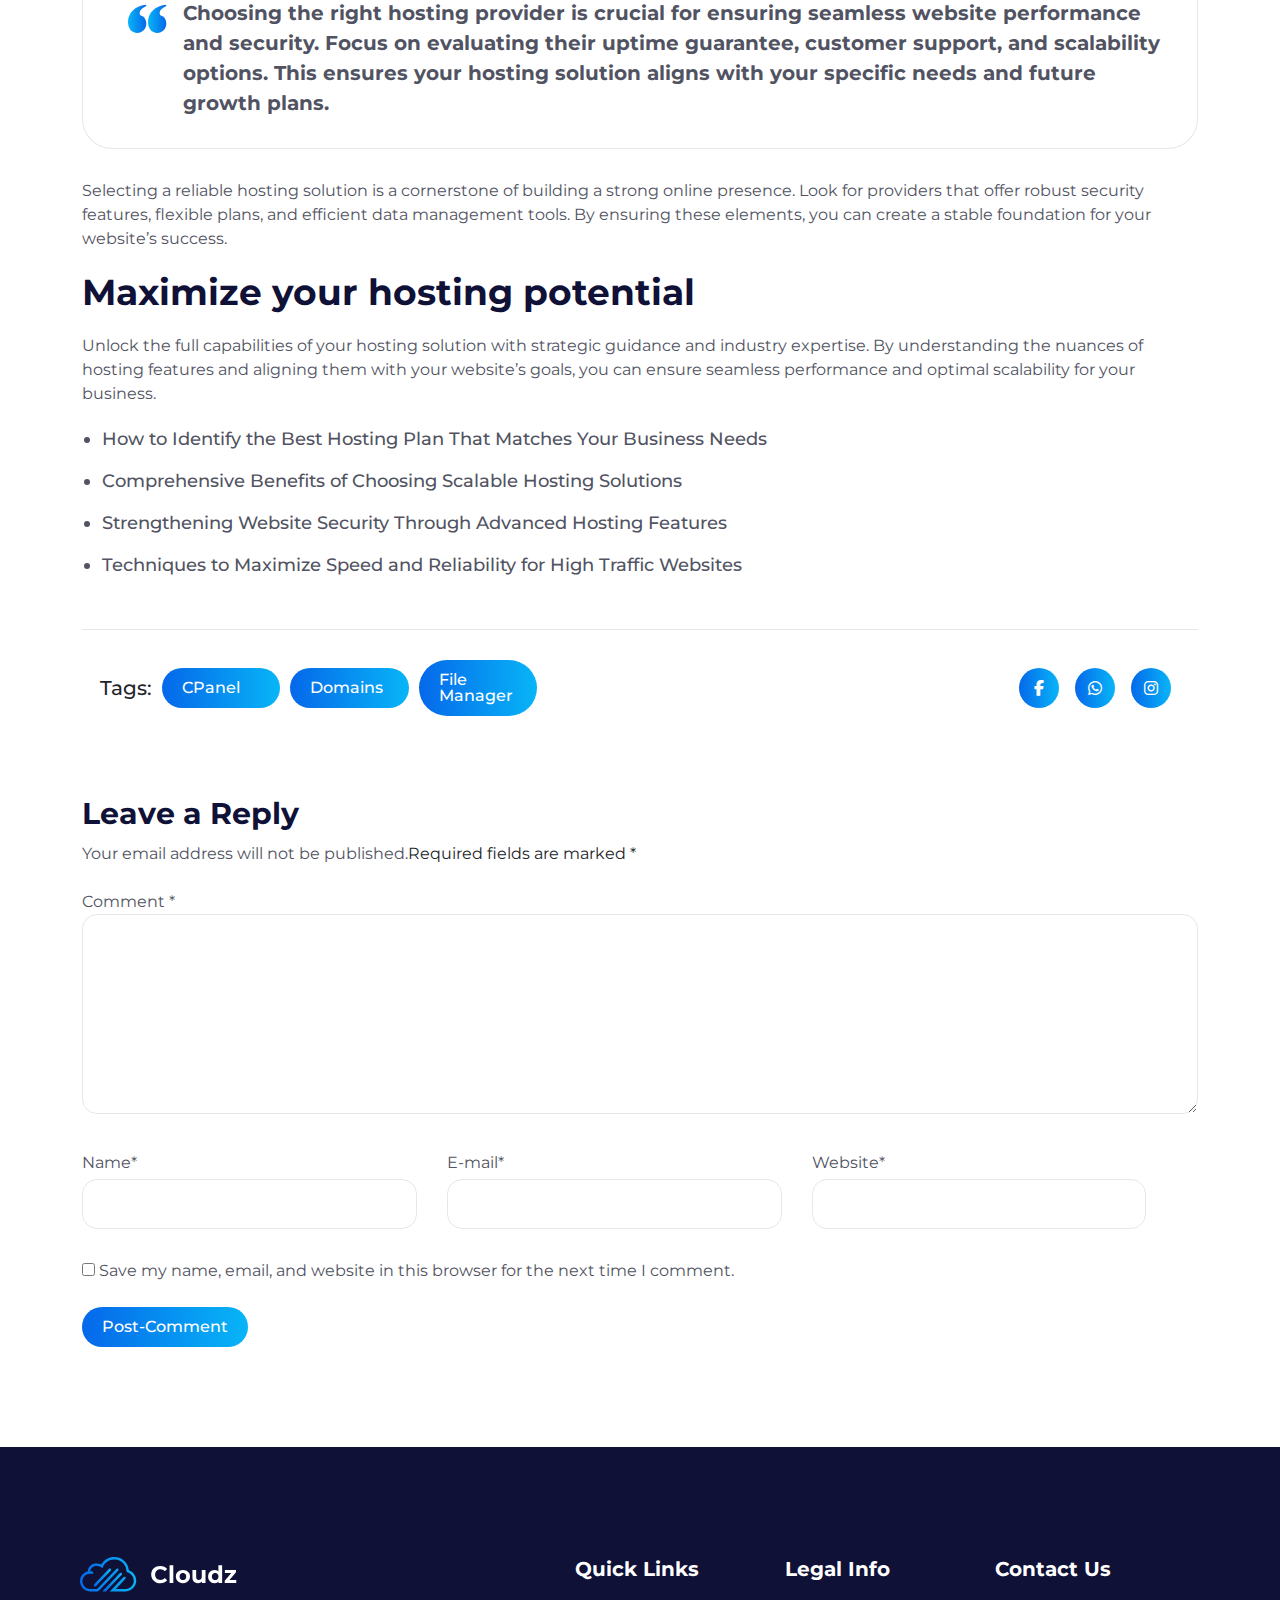
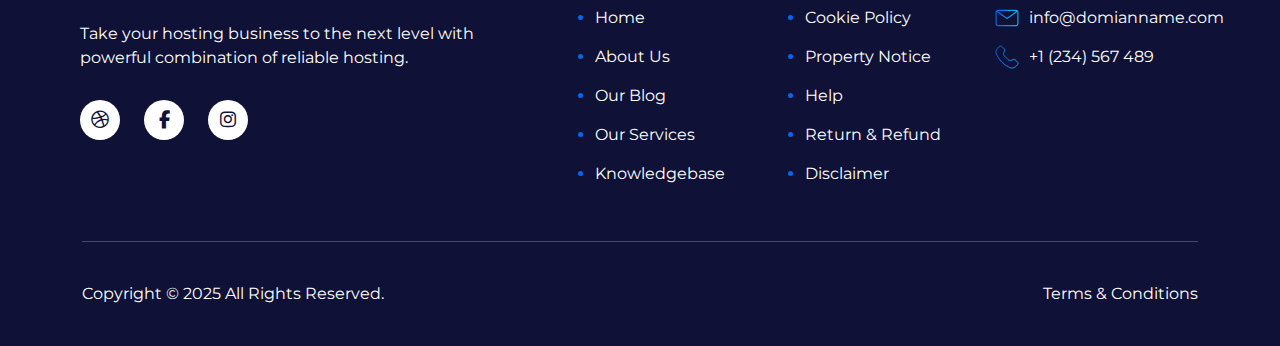
<file: Blog Details.html>
<!DOCTYPE html>
<html lang="en">

<head>
  <meta charset="UTF-8">
  <meta name="viewport" content="width=device-width, initial-scale=1.0">
  <title>What is cPanel? Complete Guide to Master-cloudz</title>

  <link rel="shortcut icon" href="image/favicon (1).png" type="image/x-icon">

  <!-- bootstrap -->
  <link rel="stylesheet" href="font/bootstrap-icons.min.css">
  <link rel="stylesheet" href="css/bootstrap.min.css">

  <!-- stylesheet -->
  <link rel="stylesheet" href="css/style.css">

  <!-- media query -->
  <link rel="stylesheet" href="css/media.css">

  <!-- font awesome -->
  <link rel="stylesheet" href="css/all.min.css">

  <!-- animation -->
  <link rel="stylesheet" href="css/animate.min.css">

  <!-- custome carousel -->
  <link rel="stylesheet" href="css/owl.carousel.min.css">
  <link rel="stylesheet" href="css/owl.theme.default.min.css">
</head>

<body>
  <header>
    <!-- start-top-header -->
    <div class="bg-primary p-2">
      <div class="container">
        <div class="row justify-content-between">
          <div class="col-md-auto col-12 text-center">
            <div class="top-header-left">
              <a href="mailto:info@domian.com">
                <i class="bi bi-envelope-fill me-1"></i>
                <span>info@domian.com</span>
              </a>
              <a href="tel:+118 899 882">
                <i class="bi bi-telephone-fill me-1"></i>
                <span>+118 899 882</span>
              </a>
            </div>
          </div>
          <div class="col-md-auto col-12">
            <div class="top-header-right">
              <a href="https://www.instagram.com/" class="b-right" target="_blank">
                <i class="bi bi-instagram me-1"></i>
                <span class="me-2">instagram</span>
              </a>
              <a href="https://www.facebook.com/" class="b-right" target="_blank">
                <i class="bi bi-facebook me-1 ms-3"></i>
                <span class="me-2">Facebook</span>
              </a>
              <a href="https://dribbble.com/" target="_blank">
                <i class="bi bi-dribbble me-1 ms-3"></i>
                <span class="me-2">Dribbble</span>
              </a>
            </div>
          </div>
        </div>
      </div>
    </div>
    <!-- end-top-header -->

    <!-- start-main-header -->
    <div class="container align-items-center text-center py-4">
      <div class="row align-items-center ">
        <div class="col-2">
          <a href="#">
            <img src="image/logo.svg" alt="">
          </a>
        </div>
        <div class="col-8">
          <nav>
            <ul class="main_menu flex justify-content-center">
              <li>
                <a href="index.html">Home</a>
              </li>
              <li>
                <a href="about.html">About Us</a>
              </li>
              <li>
                <a href="services.html">Services</a>
              </li>
              <li>
                <a href="Blog.html">Blog</a>
              </li>
              <li>
                <a href="Pages.html">Pages<i class="bi bi-chevron-down header-i ms-1"></i></a>
                <ul class="sub_menu text-start pt-1 pb-1">
                  <li><a href="service-details.html">Service Details</a></li>
                  <li><a href="Blog Details.html">Blog Details</a></li>
                  <li><a href="Knowledgebase.html">Knowledgebase</a></li>
                  <li><a href="Our Team.html">Our Team</a></li>
                  <li><a href="Team Details.html">Team Details</a></li>
                  <li><a href="Image Gallery.html">Image Gallery</a></li>
                  <li><a href="404.html">404</a></li>
                </ul>
              </li>
              <li>
                <a href="contact.html">Contact Us</a>
              </li>
            </ul>
          </nav>
        </div>
        <div class="col-2">
          <a href="contact.html" class="all-btn h-btn">
            <span class="header-btn">
              <span class="header-icon">
                <i class="bi bi-arrow-right"></i>
              </span>
              <span>Get Started</span>
            </span>
          </a>
          <a class="btn btn-primary menu-icon" data-bs-toggle="offcanvas" href="#offcanvasExample" role="button"
            aria-controls="offcanvasExample"><i class="bi bi-list"></i></a>
        </div>
      </div>
    </div>
    <!-- end-main-header -->

  </header>

  <main>
    <!-- start banner section -->
    <section>
      <div class="about-banner object-fit-cover">
        <div class="container">
          <div class="about-content">
            <div class="about1 d-flex justify-content-center">
              <h1 class="fw-bold about-size2 text-center">What is cPanel? Complete Guide to Master</h1>
            </div>
            <div class="about2 d-flex justify-content-center">
              <ol class="d-flex">
                <li class="capanel-icon">
                  <i class="fa-solid fa-calendar-days"></i>
                  <a href="#" class="fw-medium">December 27, 2024</a>
                </li>
                <li class="ms-3 capanel-icon">
                  <i class="fa-solid fa-tag"></i>
                  <a href="Blog.html">Uncategorized</a>
                </li>
              </ol>
            </div>
          </div>
        </div>
      </div>
    </section>
    <!-- end banner section -->

    <!-- start blog detail section -->
    <section>
      <div class="spacer-y">
        <div class="container">
          <div class="row">
            <div class="col-xl-12 col-lg-12 col-md-12">
              <div class="client-img">
                <img src="image/b1.jpg" alt="">
              </div>
            </div>
            <div class="col-xl-12 col-lg-12 col-md-12">
              <div class="blog-detail-body">
                <div class="blog-detail-content">
                  <p>Choosing the right hosting plan can significantly impact your website’s
                    performance, scalability, and security. Understanding the differences between
                    shared, VPS, and dedicated hosting ensures you select a solution tailored to
                    your needs. From handling high-traffic spikes to managing sensitive data, the
                    correct hosting choice forms the backbone of a successful online presence.</p>
                  <p>Our blog delves into the key strategies for hosting success, offering expert
                    insights into optimizing website speed, enhancing reliability, and maintaining
                    robust data security. Whether you’re launching a personal site or scaling a
                    business, these practical tips will help you achieve seamless and efficient
                    hosting management.</p>
                  <blockquote class="b-alp">
                    <p class="fw-semibold">Choosing the right hosting provider is crucial for
                      ensuring seamless website performance and security. Focus on evaluating
                      their uptime guarantee, customer support, and scalability options. This
                      ensures your hosting solution aligns with your specific needs and future
                      growth plans.</p>
                  </blockquote>
                  <p>Selecting a reliable hosting solution is a cornerstone of building a strong
                    online presence. Look for providers that offer robust security features,
                    flexible plans, and efficient data management tools. By ensuring these elements,
                    you can create a stable foundation for your website’s success.</p>
                  <h2 class="blog-title fw-bold">Maximize your hosting potential</h2>
                  <p>Unlock the full capabilities of your hosting solution with strategic guidance and
                    industry expertise. By understanding the nuances of hosting features and
                    aligning them with your website’s goals, you can ensure seamless performance and
                    optimal scalability for your business.</p>
                  <ul class="blog-detail-list">
                    <li class="fw-medium">How to Identify the Best Hosting Plan That Matches Your
                      Business Needs</li>
                    <li class="fw-medium">Comprehensive Benefits of Choosing Scalable Hosting
                      Solutions</li>
                    <li class="fw-medium">Strengthening Website Security Through Advanced Hosting
                      Features</li>
                    <li class="fw-medium">Techniques to Maximize Speed and Reliability for High
                      Traffic Websites</li>
                  </ul>
                </div>
                <div class="row align-items-center">
                  <div class="col-xl-8 col-lg-12 col-md-12">
                    <span class="blog-link row">
                      Tags:
                      <a href="Blog.html" class="col-xl-2 col-lg-2 col-md-2 col-3">cPanel</a>
                      <a href="Blog.html" class="col-xl-2 col-lg-2 col-md-2 col-4">Domains</a>
                      <a href="Blog.html" class="col-xl-2 col-lg-2 col-md-3 col-5">File Manager</a>
                    </span>
                  </div>
                  <div class="col-xl-4 col-lg-12 col-md-12">
                    <div class="blog-detail-icon">
                      <ul>
                        <li>
                          <a href="https://www.facebook.com/"><i class="fa-brands fa-facebook-f"></i></a>
                        </li>
                        <li>
                          <a href="https://web.whatsapp.com/"><i class="fa-brands fa-whatsapp"></i></a>
                        </li>
                        <li>
                          <a href="https://www.instagram.com/"><i class="fa-brands fa-instagram"></i>
                          </a>
                        </li>
                      </ul>
                    </div>
                  </div>
                </div>
              </div>
              <div class="comment-boxmain">
                <div class="comment-box">
                  <h2 class="replay-title fw-semibold">
                    Leave a Reply
                  </h2>
                  <form action="" class="comment-form">
                    <p class="comment-form1">
                    <p>Your email address will not be published.</p>
                    <span class="mb-4">Required fields are marked *</span>
                    </p>
                    <p class="comment-form2">
                      <label for="comment">Comment <span>*</span></label>
                      <textarea name="comment" id="comment" required></textarea>
                    </p>
                    <p class="comment-form3">
                      <label for="comment">Name<span>*</span></label>
                      <input type="text">
                    </p>
                    <p class="comment-form3">
                      <label for="comment">E-mail<span>*</span></label>
                      <input type="text">
                    </p>
                    <p class="comment-form3">
                      <label for="comment">Website<span>*</span></label>
                      <input type="text">
                    </p>
                    <p class="comment-form4">
                      <input type="checkbox">
                      <label for="">Save my name, email, and website in this browser for the next time I
                        comment.</label>
                    </p>
                    <p class="blog-link comment-form5 mt-4">
                      <a href="#">post-comment</a>
                    </p>
                  </form>
                </div>
              </div>
            </div>
          </div>
        </div>
      </div>
    </section>
    <!-- end blog detail section -->


  </main>

  <div class="offcanvas offcanvas-start offcanvas-backcolor" tabindex="-1" id="offcanvasExample"
    aria-labelledby="offcanvasExampleLabel">
    <div class="offcanvas-header offcanvas-border">
      <button type="button" class="btn-close h-close" data-bs-dismiss="offcanvas" aria-label="Close"></button>
    </div>
    <div class="offcanvas-body">
      <ul class="navbar-nav justify-content-end flex-grow-1 pe-3 mob-main-menu">
        <li class="nav-item">
          <a class="nav-link" href="index.html">Home</a>
        </li>
        <li class="nav-item">
          <a class="nav-link" href="about.html">About Us</a>
        </li>
        <li class="nav-item">
          <a class="nav-link" href="services.html">Services</a>
        </li>
        <li class="nav-item">
          <a class="nav-link" href="Blog.html">Blog</a>
        </li>
        <li class="nav-item dropdown">
          <a class="nav-link" href="#" role="button" data-bs-toggle="dropdown" aria-expanded="false">
            Pages<i class="bi bi-chevron-down header-i ps-1"></i>
          </a>
          <ul class="dropdown-menu mob-sub-menu">
            <li><a class="dropdown-item" href="service-details.html">Service Details</a></li>
            <li><a class="dropdown-item" href="Blog Details.html">Blog Details</a></li>
            <li><a class="dropdown-item" href="Knowledgebase.html">Knowledgebase</a></li>
            <li><a class="dropdown-item" href="Our Team.html">Our Team</a></li>
            <li><a class="dropdown-item" href="Team Details.html">Team Details</a></li>
            <li><a class="dropdown-item" href="Image Gallery.html">Image Gallery</a></li>
            <li><a class="dropdown-item" href="404.html">404</a></li>
          </ul>
        </li>
        <li class="nav-item">
          <a class="nav-link" href="contact.html">Contact Us</a>
        </li>
      </ul>
    </div>
  </div>

  <footer>
    <div class="bgcolor spacer-t">
      <div class="container">
        <div class="footer-main row">
          <div class="footer-1 col-xl-5 col-lg-12 col-md-12 col-12 col-sm-12">
            <div class="footer-sub">
              <div class="footer-logo">
                <a href="index.html"><img src="image/footer-logo.svg" alt=""></a>
              </div>
              <div class="footer-body">
                <p>Take your hosting business to the next level with powerful combination of reliable hosting.</p>
              </div>
              <div class="footer-icon">
                <ul>
                  <li class="footer-d">
                    <a href="https://dribbble.com/" class="footer-dribble text-center">
                      <i class="fa-brands fa-dribbble"></i>
                    </a>
                  </li>
                  <li class="footer-d">
                    <a href="https://www.facebook.com/" class="footer-dribble text-center">
                      <i class="fa-brands fa-facebook-f"></i>
                    </a>
                  </li>
                  <li class="footer-d">
                    <a href="https://www.instagram.com/" class="footer-dribble text-center">
                      <i class="fa-brands fa-instagram"></i>
                    </a>
                  </li>
                </ul>
              </div>
            </div>
          </div>
          <div class="footer-2 col-xl-2 col-lg-4 col-md-3 col-5 col-sm-2">
            <div class="footer-title">
              <h3 class="fw-semibold">Quick Links</h3>
            </div>
            <div class="footer-listmain">
              <ul class="footer-list">
                <li>
                  <a href="index.html" class="fw-normal">Home</a>
                </li>
                <li>
                  <a href="about.html" class="fw-normal">About Us</a>
                </li>
                <li>
                  <a href="Blog.html" class="fw-normal">Our Blog</a>
                </li>
                <li>
                  <a href="services.html" class="fw-normal">Our Services</a>
                </li>
                <li>
                  <a href="Knowledgebase.html" class="fw-normal">Knowledgebase</a>
                </li>
              </ul>
            </div>
          </div>
          <div class="footer-2 col-xl-2 col-lg-4 col-md-3 col-5 col-sm-2">
            <div class="footer-title">
              <h3 class="fw-semibold">Legal Info</h3>
            </div>
            <div class="footer-listmain">
              <ul class="footer-list">
                <li>
                  <a href="#" class="fw-normal">Cookie Policy</a>
                </li>
                <li>
                  <a href="#" class="fw-normal">Property Notice</a>
                </li>
                <li>
                  <a href="#" class="fw-normal">Help</a>
                </li>
                <li>
                  <a href="#" class="fw-normal">Return & Refund</a>
                </li>
                <li>
                  <a href="#" class="fw-normal">Disclaimer</a>
                </li>
              </ul>
            </div>
          </div>
          <div class="footer-2 col-xl-2 col-lg-3 col-md-3 col-12 col-sm-10">
            <div class="footer-title">
              <h3 class="fw-semibold">Contact Us</h3>
            </div>
            <div class="footer-listicon">
              <ul class="footer-listicon2">
                <li class="d-flex">
                  <img src="image/email.svg" alt="">
                  <a href="mailto:info@domian.com" class="fw-normal"></a>
                  <span>info@domianname.com</span>
                </li>
                <li class="d-flex">
                  <img src="image/call.svg" alt="">
                  <a href="tel:(234) 567 489" class="fw-normal"></a>
                  <span>+1 (234) 567 489</span>
                </li>
              </ul>
            </div>
          </div>
        </div>
        <div class="footer-bottom"></div>
        <div class="footer-main2 d-flex row">
          <div class="footer-bottom1 col-xl-6 col-lg-6 col-md-6 col-12 col-sm-10">
            <p>Copyright © 2025 All Rights Reserved.</p>
          </div>
          <div class="footer-bottom1 text-end col-xl-6 col-lg-6 col-md-6 col-12 col-sm-10">
            <p>Terms & Conditions</p>
          </div>
        </div>
      </div>
    </div>
  </footer>

  <script src="js/bootstrap.bundle.min.js"></script>
  <script src="js/jquery-3.7.1.min.js"></script>
  <script src="js/owl.carousel.min.js"></script>
  <script src="js/script.js"></script>
  <script src="js/wow.js"></script>
</body>

</html>
</file>
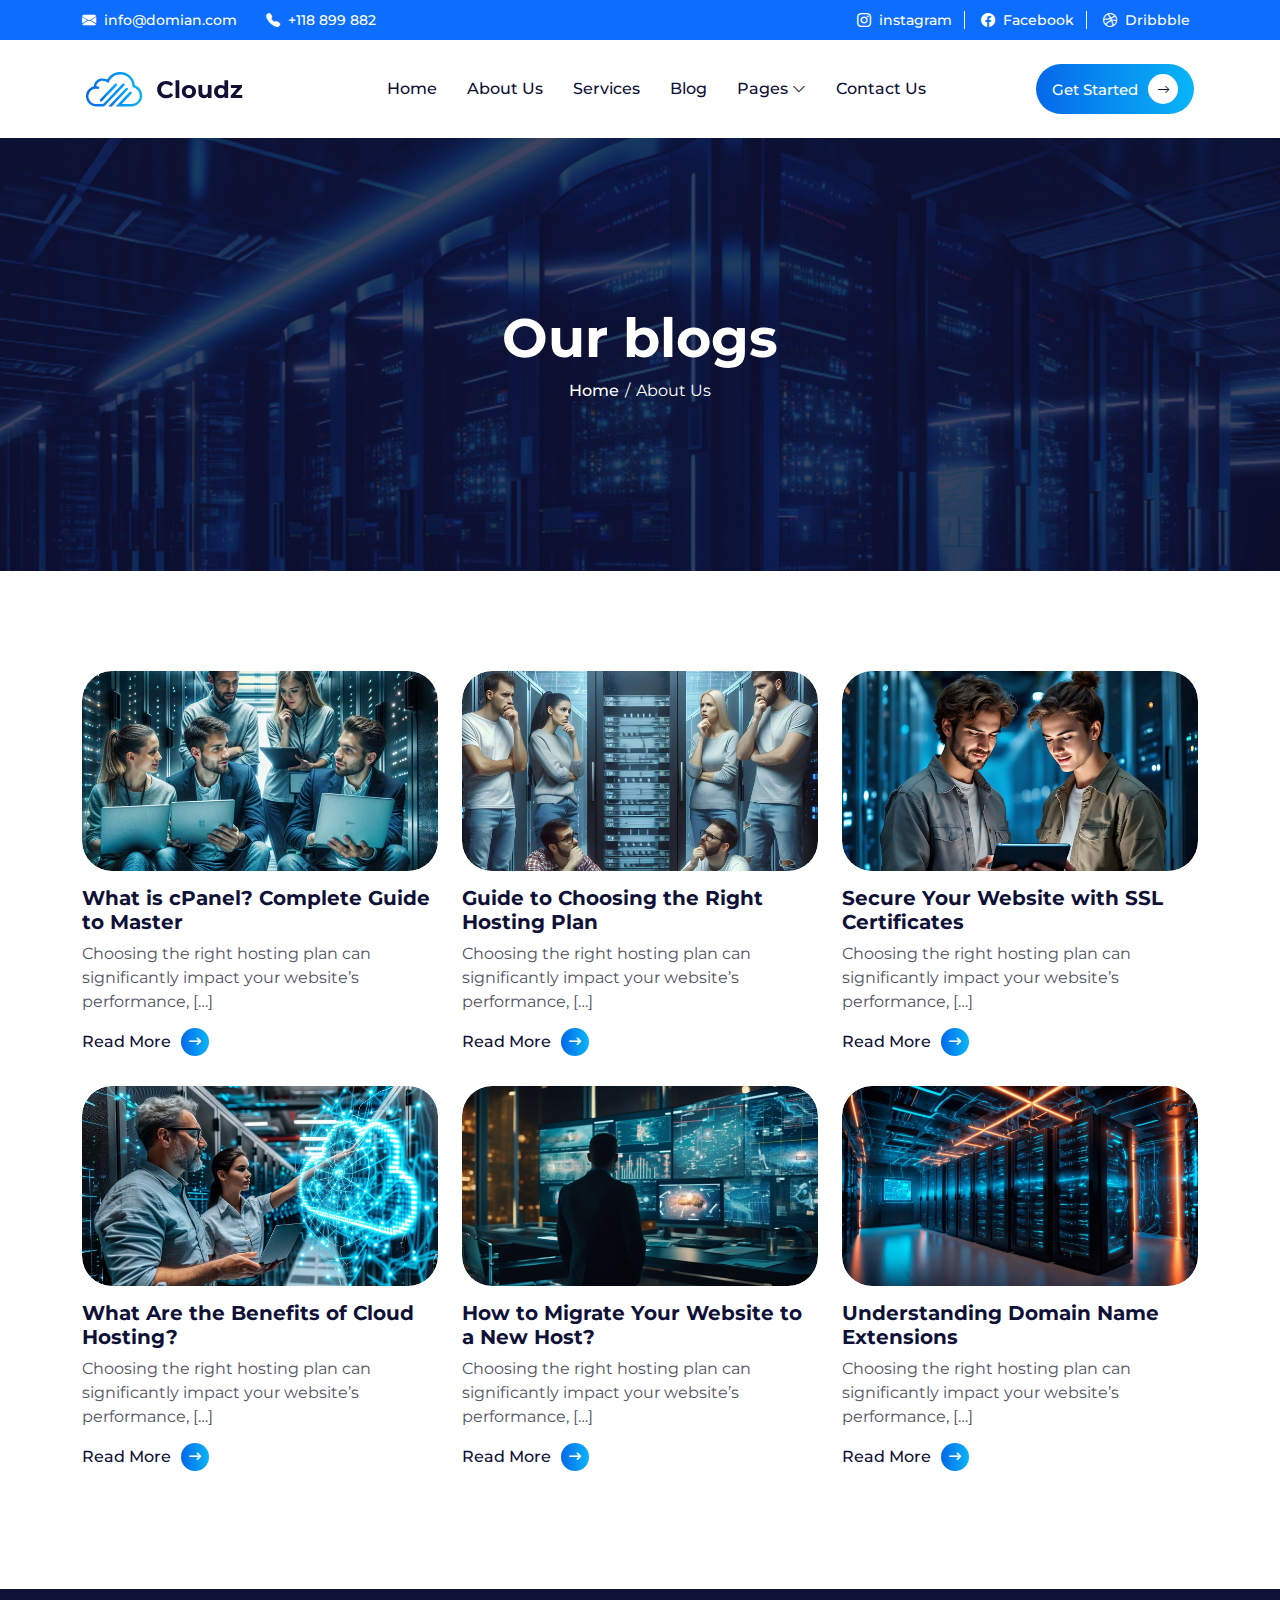
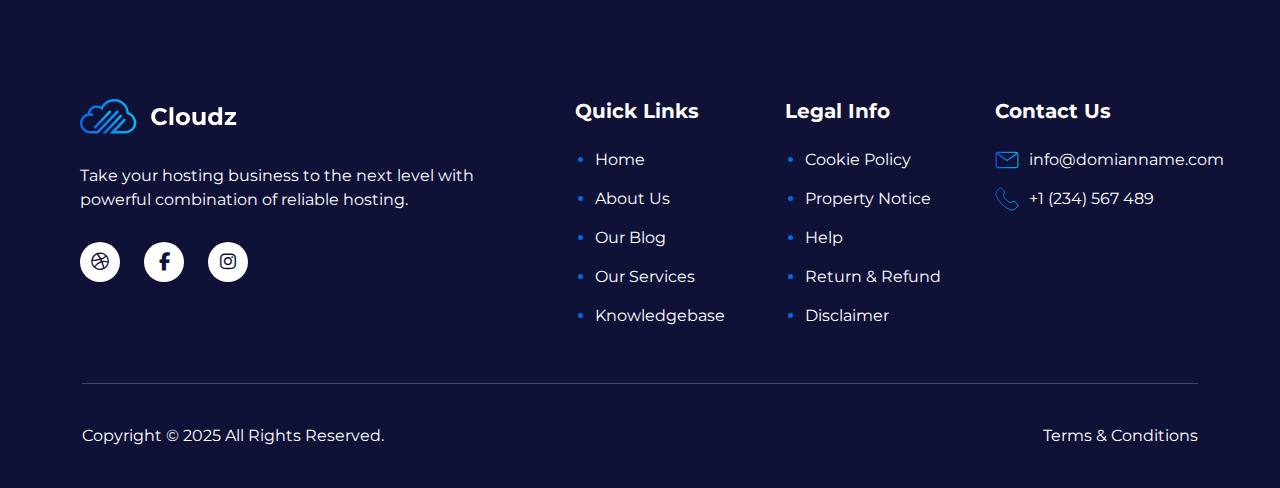
<file: Blog.html>
<!DOCTYPE html>
<html lang="en">

<head>
  <meta charset="UTF-8">
  <meta name="viewport" content="width=device-width, initial-scale=1.0">
  <title>blog-cloudz</title>

  <link rel="shortcut icon" href="image/favicon (1).png" type="image/x-icon">

  <!-- bootstrap -->
  <link rel="stylesheet" href="font/bootstrap-icons.min.css">
  <link rel="stylesheet" href="css/bootstrap.min.css">

  <!-- stylesheet -->
  <link rel="stylesheet" href="css/style.css">

  <!-- media query -->
  <link rel="stylesheet" href="css/media.css">

  <!-- font awesome -->
  <link rel="stylesheet" href="css/all.min.css">

  <!-- animation -->
  <link rel="stylesheet" href="css/animate.min.css">

  <!-- custome carousel -->
  <link rel="stylesheet" href="css/owl.carousel.min.css">
  <link rel="stylesheet" href="css/owl.theme.default.min.css">

</head>

<body>
  <header>
    <!-- start-top-header -->
    <div class="bg-primary p-2">
      <div class="container">
        <div class="row justify-content-between">
          <div class="col-md-auto col-12 text-center">
            <div class="top-header-left">
              <a href="mailto:info@domian.com">
                <i class="bi bi-envelope-fill me-1"></i>
                <span>info@domian.com</span>
              </a>
              <a href="tel:+118 899 882">
                <i class="bi bi-telephone-fill me-1"></i>
                <span>+118 899 882</span>
              </a>
            </div>
          </div>
          <div class="col-md-auto col-12">
            <div class="top-header-right">
              <a href="https://www.instagram.com/" class="b-right" target="_blank">
                <i class="bi bi-instagram me-1"></i>
                <span class="me-2">instagram</span>
              </a>
              <a href="https://www.facebook.com/" class="b-right" target="_blank">
                <i class="bi bi-facebook me-1 ms-3"></i>
                <span class="me-2">Facebook</span>
              </a>
              <a href="https://dribbble.com/" target="_blank">
                <i class="bi bi-dribbble me-1 ms-3"></i>
                <span class="me-2">Dribbble</span>
              </a>
            </div>
          </div>
        </div>
      </div>
    </div>
    <!-- end-top-header -->

    <!-- start-main-header -->
    <div class="container align-items-center text-center py-4">
      <div class="row align-items-center ">
        <div class="col-2">
          <a href="#">
            <img src="image/logo.svg" alt="">
          </a>
        </div>
        <div class="col-8">
          <nav>
            <ul class="main_menu flex justify-content-center">
              <li>
                <a href="index.html">Home</a>
              </li>
              <li>
                <a href="about.html">About Us</a>
              </li>
              <li>
                <a href="services.html">Services</a>
              </li>
              <li>
                <a href="Blog.html">Blog</a>
              </li>
              <li>
                <a href="Pages.html">Pages<i class="bi bi-chevron-down header-i ms-1"></i></a>
                <ul class="sub_menu text-start pt-1 pb-1">
                  <li><a href="service-details.html">Service Details</a></li>
                  <li><a href="Blog Details.html">Blog Details</a></li>
                  <li><a href="Knowledgebase.html">Knowledgebase</a></li>
                  <li><a href="Our Team.html">Our Team</a></li>
                  <li><a href="Team Details.html">Team Details</a></li>
                  <li><a href="Image Gallery.html">Image Gallery</a></li>
                  <li><a href="404.html">404</a></li>
                </ul>
              </li>
              <li>
                <a href="contact.html">Contact Us</a>
              </li>
            </ul>
          </nav>
        </div>
        <div class="col-2">
          <a href="contact.html" class="all-btn h-btn">
            <span class="header-btn">
              <span class="header-icon">
                <i class="bi bi-arrow-right"></i>
              </span>
              <span>Get Started</span>
            </span>
          </a>
          <a class="btn btn-primary menu-icon" data-bs-toggle="offcanvas" href="#offcanvasExample" role="button"
            aria-controls="offcanvasExample"><i class="bi bi-list"></i></a>
        </div>
      </div>
    </div>
    <!-- end-main-header -->

  </header>

  <main>
    <!-- start banner section -->
    <section>
      <div class="about-banner object-fit-cover">
        <div class="container">
          <div class="about-content">
            <div class="about1 d-flex justify-content-center">
              <h1 class="fw-bold about-size2">Our blogs</h1>
            </div>
            <div class="about2 d-flex justify-content-center">
              <ol class="d-flex">
                <li>
                  <a href="index.html" class="fw-medium">Home</a>
                </li>
                <li>/</li>
                <li>
                  <a href="Blog.html">About Us</a>
                </li>
              </ol>
            </div>
          </div>
        </div>
      </div>
    </section>
    <!-- end banner section -->

    <!-- start blog section -->
    <section>
      <div class="spacer-y">
        <div class="container">
          <div class="row">
            <div class="col-xl-4 col-lg-4 col-md-6">
              <div class="client-img">
                <img src="image/b1.jpg" alt="">
              </div>
              <div class="blog-body">
                <h2 class="fw-semibold box-color">What is cPanel? Complete Guide to Master</h2>
                <p>Choosing the right hosting plan can significantly impact your website’s performance, […]</p>
                <div class="post-wrapper post-wraper2">
                  <a href="#" class="fw-medium post-read">Read More</a>
                  <i class="fa-solid fa-arrow-right-long post-icon"></i>
                </div>
              </div>
            </div>
            <div class="col-xl-4 col-lg-4 col-md-6">
              <div class="client-img">
                <img src="image/b2.jpg" alt="">
              </div>
              <div class="blog-body">
                <h2 class="fw-semibold box-color">Guide to Choosing the Right Hosting Plan</h2>
                <p>Choosing the right hosting plan can significantly impact your website’s performance, […]</p>
                <div class="post-wrapper post-wraper2">
                  <a href="#" class="fw-medium post-read">Read More</a>
                  <i class="fa-solid fa-arrow-right-long post-icon"></i>
                </div>
              </div>
            </div>
            <div class="col-xl-4 col-lg-4 col-md-6">
              <div class="client-img">
                <img src="image/b3.jpg" alt="">
              </div>
              <div class="blog-body">
                <h2 class="fw-semibold box-color">Secure Your Website with SSL Certificates</h2>
                <p>Choosing the right hosting plan can significantly impact your website’s performance, […]</p>
                <div class="post-wrapper post-wraper2">
                  <a href="#" class="fw-medium post-read">Read More</a>
                  <i class="fa-solid fa-arrow-right-long post-icon"></i>
                </div>
              </div>
            </div>
            <div class="col-xl-4 col-lg-4 col-md-6 ex-m">
              <div class="client-img">
                <img src="image/b4.jpg" alt="">
              </div>
              <div class="blog-body">
                <h2 class="fw-semibold box-color">What Are the Benefits of Cloud Hosting?</h2>
                <p>Choosing the right hosting plan can significantly impact your website’s performance, […]</p>
                <div class="post-wrapper post-wraper2">
                  <a href="#" class="fw-medium post-read">Read More</a>
                  <i class="fa-solid fa-arrow-right-long post-icon"></i>
                </div>
              </div>
            </div>
            <div class="col-xl-4 col-lg-4 col-md-6 ex-m">
              <div class="client-img">
                <img src="image/b5.jpg" alt="">
              </div>
              <div class="blog-body">
                <h2 class="fw-semibold box-color">How to Migrate Your Website to a New Host?</h2>
                <p>Choosing the right hosting plan can significantly impact your website’s performance, […]</p>
                <div class="post-wrapper post-wraper2">
                  <a href="#" class="fw-medium post-read">Read More</a>
                  <i class="fa-solid fa-arrow-right-long post-icon"></i>
                </div>
              </div>
            </div>
            <div class="col-xl-4 col-lg-4 col-md-6 ex-m">
              <div class="client-img">
                <img src="image/b6.jpg" alt="">
              </div>
              <div class="blog-body">
                <h2 class="fw-semibold box-color">
                  Understanding Domain Name Extensions
                </h2>
                <p>Choosing the right hosting plan can significantly impact your website’s performance, […]</p>
                <div class="post-wrapper post-wraper2">
                  <a href="#" class="fw-medium post-read">Read More</a>
                  <i class="fa-solid fa-arrow-right-long post-icon"></i>
                </div>
              </div>
            </div>
          </div>
        </div>
      </div>
    </section>
    <!-- end blog section -->

  </main>

  <div class="offcanvas offcanvas-start offcanvas-backcolor" tabindex="-1" id="offcanvasExample"
    aria-labelledby="offcanvasExampleLabel">
    <div class="offcanvas-header offcanvas-border">
      <button type="button" class="btn-close h-close" data-bs-dismiss="offcanvas" aria-label="Close"></button>
    </div>
    <div class="offcanvas-body">
      <ul class="navbar-nav justify-content-end flex-grow-1 pe-3 mob-main-menu">
        <li class="nav-item">
          <a class="nav-link" href="index.html">Home</a>
        </li>
        <li class="nav-item">
          <a class="nav-link" href="about.html">About Us</a>
        </li>
        <li class="nav-item">
          <a class="nav-link" href="services.html">Services</a>
        </li>
        <li class="nav-item">
          <a class="nav-link" href="Blog.html">Blog</a>
        </li>
        <li class="nav-item dropdown">
          <a class="nav-link" href="#" role="button" data-bs-toggle="dropdown" aria-expanded="false">
            Pages<i class="bi bi-chevron-down header-i ps-1"></i>
          </a>
          <ul class="dropdown-menu mob-sub-menu">
            <li><a class="dropdown-item" href="service-details.html">Service Details</a></li>
            <li><a class="dropdown-item" href="Blog Details.html">Blog Details</a></li>
            <li><a class="dropdown-item" href="Knowledgebase.html">Knowledgebase</a></li>
            <li><a class="dropdown-item" href="Our Team.html">Our Team</a></li>
            <li><a class="dropdown-item" href="Team Details.html">Team Details</a></li>
            <li><a class="dropdown-item" href="Image Gallery.html">Image Gallery</a></li>
            <li><a class="dropdown-item" href="404.html">404</a></li>
          </ul>
        </li>
        <li class="nav-item">
          <a class="nav-link" href="contact.html">Contact Us</a>
        </li>
      </ul>
    </div>
  </div>

  <footer>
    <div class="bgcolor spacer-t">
      <div class="container">
        <div class="footer-main row">
          <div class="footer-1 col-xl-5 col-lg-12 col-md-12 col-12 col-sm-12">
            <div class="footer-sub">
              <div class="footer-logo">
                <a href="index.html"><img src="image/footer-logo.svg" alt=""></a>
              </div>
              <div class="footer-body">
                <p>Take your hosting business to the next level with powerful combination of reliable hosting.</p>
              </div>
              <div class="footer-icon">
                <ul>
                  <li class="footer-d">
                    <a href="https://dribbble.com/" class="footer-dribble text-center">
                      <i class="fa-brands fa-dribbble"></i>
                    </a>
                  </li>
                  <li class="footer-d">
                    <a href="https://www.facebook.com/" class="footer-dribble text-center">
                      <i class="fa-brands fa-facebook-f"></i>
                    </a>
                  </li>
                  <li class="footer-d">
                    <a href="https://www.instagram.com/" class="footer-dribble text-center">
                      <i class="fa-brands fa-instagram"></i>
                    </a>
                  </li>
                </ul>
              </div>
            </div>
          </div>
          <div class="footer-2 col-xl-2 col-lg-4 col-md-3 col-5 col-sm-2">
            <div class="footer-title">
              <h3 class="fw-semibold">Quick Links</h3>
            </div>
            <div class="footer-listmain">
              <ul class="footer-list">
                <li>
                  <a href="index.html" class="fw-normal">Home</a>
                </li>
                <li>
                  <a href="about.html" class="fw-normal">About Us</a>
                </li>
                <li>
                  <a href="Blog.html" class="fw-normal">Our Blog</a>
                </li>
                <li>
                  <a href="services.html" class="fw-normal">Our Services</a>
                </li>
                <li>
                  <a href="Knowledgebase.html" class="fw-normal">Knowledgebase</a>
                </li>
              </ul>
            </div>
          </div>
          <div class="footer-2 col-xl-2 col-lg-4 col-md-3 col-5 col-sm-2">
            <div class="footer-title">
              <h3 class="fw-semibold">Legal Info</h3>
            </div>
            <div class="footer-listmain">
              <ul class="footer-list">
                <li>
                  <a href="#" class="fw-normal">Cookie Policy</a>
                </li>
                <li>
                  <a href="#" class="fw-normal">Property Notice</a>
                </li>
                <li>
                  <a href="#" class="fw-normal">Help</a>
                </li>
                <li>
                  <a href="#" class="fw-normal">Return & Refund</a>
                </li>
                <li>
                  <a href="#" class="fw-normal">Disclaimer</a>
                </li>
              </ul>
            </div>
          </div>
          <div class="footer-2 col-xl-2 col-lg-3 col-md-3 col-12 col-sm-10">
            <div class="footer-title">
              <h3 class="fw-semibold">Contact Us</h3>
            </div>
            <div class="footer-listicon">
              <ul class="footer-listicon2">
                <li class="d-flex">
                  <img src="image/email.svg" alt="">
                  <a href="mailto:info@domian.com" class="fw-normal"></a>
                  <span>info@domianname.com</span>
                </li>
                <li class="d-flex">
                  <img src="image/call.svg" alt="">
                  <a href="tel:(234) 567 489" class="fw-normal"></a>
                  <span>+1 (234) 567 489</span>
                </li>
              </ul>
            </div>
          </div>
        </div>
        <div class="footer-bottom"></div>
        <div class="footer-main2 d-flex row">
          <div class="footer-bottom1 col-xl-6 col-lg-6 col-md-6 col-12 col-sm-10">
            <p>Copyright © 2025 All Rights Reserved.</p>
          </div>
          <div class="footer-bottom1 text-end col-xl-6 col-lg-6 col-md-6 col-12 col-sm-10">
            <p>Terms & Conditions</p>
          </div>
        </div>
      </div>
    </div>
  </footer>

  <script src="js/bootstrap.bundle.min.js"></script>
  <script src="js/jquery-3.7.1.min.js"></script>
  <script src="js/owl.carousel.min.js"></script>
  <script src="js/script.js"></script>
  <script src="js/wow.js"></script>
</body>

</html>
</file>
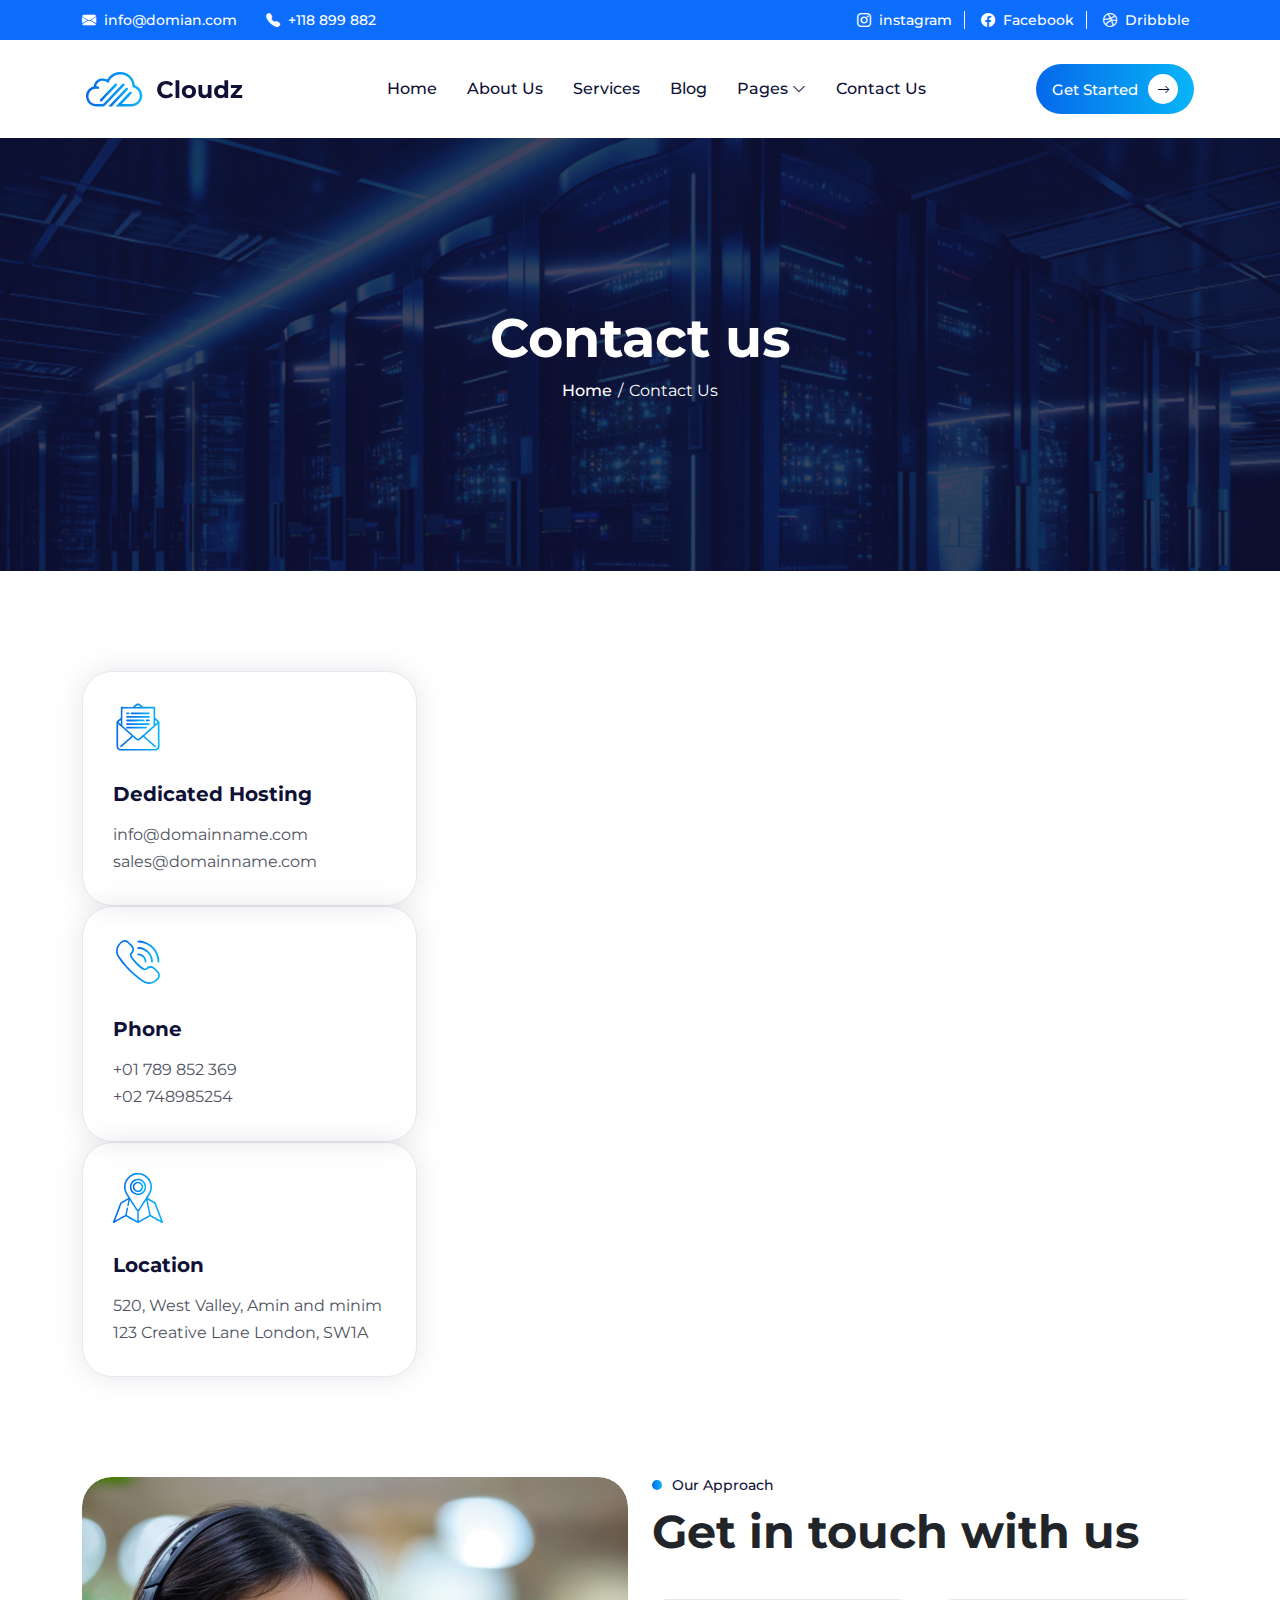
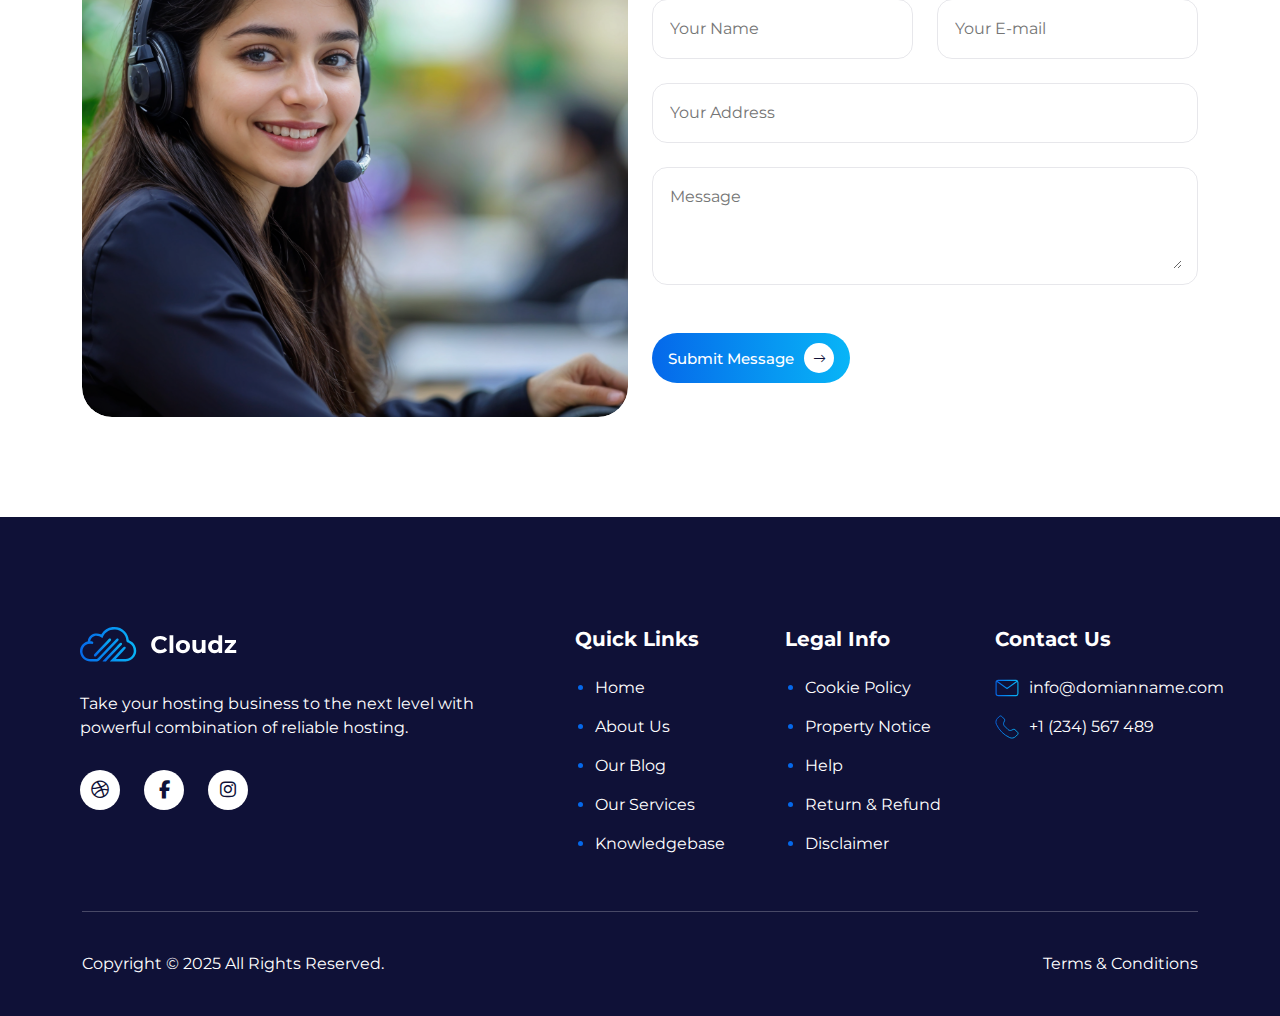
<file: contact.html>
<!DOCTYPE html>
<html lang="en">

<head>
    <meta charset="UTF-8">
    <meta name="viewport" content="width=device-width, initial-scale=1.0">
    <title>Contact Us-cloudz</title>

    <link rel="shortcut icon" href="image/favicon (1).png" type="image/x-icon">

    <!-- bootstrap -->
    <link rel="stylesheet" href="font/bootstrap-icons.min.css">
    <link rel="stylesheet" href="css/bootstrap.min.css">

    <!-- stylesheet -->
    <link rel="stylesheet" href="css/style.css">

    <!-- media query -->
    <link rel="stylesheet" href="css/media.css">

    <!-- font awesome -->
    <link rel="stylesheet" href="css/all.min.css">

    <!-- animation -->
    <link rel="stylesheet" href="css/animate.min.css">

    <!-- custome carousel -->
    <link rel="stylesheet" href="css/owl.carousel.min.css">
    <link rel="stylesheet" href="css/owl.theme.default.min.css">
</head>

<body>

    <header>
        <!-- start-top-header -->
        <div class="bg-primary p-2">
            <div class="container">
                <div class="row justify-content-between">
                    <div class="col-md-auto col-12 text-center">
                        <div class="top-header-left">
                            <a href="mailto:info@domian.com">
                                <i class="bi bi-envelope-fill me-1"></i>
                                <span>info@domian.com</span>
                            </a>
                            <a href="tel:+118 899 882">
                                <i class="bi bi-telephone-fill me-1"></i>
                                <span>+118 899 882</span>
                            </a>
                        </div>
                    </div>
                    <div class="col-md-auto col-12">
                        <div class="top-header-right">
                            <a href="https://www.instagram.com/" class="b-right" target="_blank">
                                <i class="bi bi-instagram me-1"></i>
                                <span class="me-2">instagram</span>
                            </a>
                            <a href="https://www.facebook.com/" class="b-right" target="_blank">
                                <i class="bi bi-facebook me-1 ms-3"></i>
                                <span class="me-2">Facebook</span>
                            </a>
                            <a href="https://dribbble.com/" target="_blank">
                                <i class="bi bi-dribbble me-1 ms-3"></i>
                                <span class="me-2">Dribbble</span>
                            </a>
                        </div>
                    </div>
                </div>
            </div>
        </div>
        <!-- end-top-header -->

        <!-- start-main-header -->
        <div class="container align-items-center text-center py-4">
            <div class="row align-items-center ">
                <div class="col-2">
                    <a href="#">
                        <img src="image/logo.svg" alt="">
                    </a>
                </div>
                <div class="col-8">
                    <nav>
                        <ul class="main_menu flex justify-content-center">
                            <li>
                                <a href="index.html">Home</a>
                            </li>
                            <li>
                                <a href="about.html">About Us</a>
                            </li>
                            <li>
                                <a href="services.html">Services</a>
                            </li>
                            <li>
                                <a href="Blog.html">Blog</a>
                            </li>
                            <li>
                                <a href="Pages.html">Pages<i class="bi bi-chevron-down header-i ms-1"></i></a>
                                <ul class="sub_menu text-start pt-1 pb-1">
                                    <li><a href="service-details.html">Service Details</a></li>
                                    <li><a href="Blog Details.html">Blog Details</a></li>
                                    <li><a href="Knowledgebase.html">Knowledgebase</a></li>
                                    <li><a href="Our Team.html">Our Team</a></li>
                                    <li><a href="Team Details.html">Team Details</a></li>
                                    <li><a href="Image Gallery.html">Image Gallery</a></li>
                                    <li><a href="404.html">404</a></li>
                                </ul>
                            </li>
                            <li>
                                <a href="contact.html">Contact Us</a>
                            </li>
                        </ul>
                    </nav>
                </div>
                <div class="col-2">
                    <a href="contact.html" class="all-btn h-btn">
                        <span class="header-btn">
                            <span class="header-icon">
                                <i class="bi bi-arrow-right"></i>
                            </span>
                            <span>Get Started</span>
                        </span>
                    </a>
                    <a class="btn btn-primary menu-icon" data-bs-toggle="offcanvas" href="#offcanvasExample"
                        role="button" aria-controls="offcanvasExample"><i class="bi bi-list"></i></a>
                </div>
            </div>
        </div>
        <!-- end-main-header -->

    </header>

    <main>
        <!-- start banner section -->
        <section>
            <div class="about-banner object-fit-cover">
                <div class="container">
                    <div class="about-content">
                        <div class="about1 d-flex justify-content-center">
                            <h1 class="fw-bold about-size2">Contact us</h1>
                        </div>
                        <div class="about2 d-flex justify-content-center">
                            <ol class="d-flex">
                                <li>
                                    <a href="index.html" class="fw-medium">Home</a>
                                </li>
                                <li>/</li>
                                <li>
                                    <a href="contact.html">Contact Us</a>
                                </li>
                            </ol>
                        </div>
                    </div>
                </div>
            </div>
        </section>
        <!-- end banner section -->

        <!-- start service section -->
        <section>
            <div class="spacer-t">
                <div class="container">
                    <div class="service-main justify-content-center">
                        <div class="service-box box-service">
                            <div class="sbox-body box-body">
                                <img src="image/c1.svg" alt="" class="position-relative z-1">
                                <h3 class="box-color position-relative z-1">Dedicated Hosting</h3>
                                <p class="box-color position-relative z-1">info@domainname.com
                                    sales@domainname.com</p>
                            </div>
                        </div>
                        <div class="service-box box-service">
                            <div class="sbox-body box-body">
                                <img src="image/c2.svg" alt="" class="position-relative z-1">
                                <h3 class="box-color position-relative z-1">Phone</h3>
                                <p class="box-color position-relative z-1">+01 789 852 369<br>+02 748985254
                                </p>
                            </div>
                        </div>
                        <div class="service-box box-service">
                            <div class="sbox-body box-body">
                                <img src="image/c3.svg" alt="" class="position-relative z-1">
                                <h3 class="box-color position-relative z-1">Location</h3>
                                <p class="box-color position-relative z-1">520, West Valley, Amin and minim 123 Creative
                                    Lane London, SW1A</p>
                            </div>
                        </div>
                    </div>
                </div>
            </div>
        </section>
        <!-- end service section -->

        <!-- start security section -->
        <section>
            <div class="spacer-y">
                <div class="container security-main">
                    <div class="row">
                        <div class="security-left col-xl-6 col-lg-12 d-flex align-items-center">
                            <div class="security-one d-flex justify-content-center client-img contact-img">
                                <img src="image/c.png" alt="" class="object-fit-cover">
                            </div>
                        </div>
                        <div class="security-right col-xl-6 col-lg-12">
                            <div>
                                <h3 class="frist-contact serch-sub-title fw-medium">Our Approach</h3>
                            </div>
                            <div class="c-sub-title text-start ">
                                <h2 class="fw-bold se-width counter-size">Get in touch with us</h2>
                            </div>
                            <div class="row contact-section">
                                <div class="col-xl-6 col-lg-6 col-md-6 col-12 mb-4">
                                    <div class="input-box form1 d-flex">
                                        <input type="text" placeholder="Your Name" class="">
                                    </div>
                                </div>
                                <div class="col-xl-6 col-lg-6 col-md-6 col-12 mb-4">
                                    <div class="input-box form1 d-flex">
                                        <input type="text" placeholder="Your E-mail">
                                    </div>
                                </div>
                                <div class="col-xl-12 col-lg-12 col-md-12 col-12 mb-4">
                                    <div class="input-box form1 d-flex">
                                        <input type="address" placeholder="Your Address">
                                    </div>
                                </div>
                                <div class="col-xl-12  col-lg-12 col-md-12 col-12 mb-5">
                                    <div class="input-box form1 d-flex form-message">
                                        <textarea name="meessage" id="" placeholder="Message"></textarea>
                                    </div>
                                </div>
                            </div>
                            <div class="security-button">
                                <a href="#" class="all-btn slide_btn">
                                    <span class="header-btn">
                                        <span class="header-icon">
                                            <i class="bi bi-arrow-right"></i>
                                        </span>
                                        <span>Submit Message</span>
                                    </span>
                                </a>
                            </div>
                        </div>
                    </div>
                </div>
            </div>
        </section>
        <!-- end security section -->

    </main>

    <div class="offcanvas offcanvas-start offcanvas-backcolor" tabindex="-1" id="offcanvasExample"
    aria-labelledby="offcanvasExampleLabel">
    <div class="offcanvas-header offcanvas-border">
      <button type="button" class="btn-close h-close" data-bs-dismiss="offcanvas" aria-label="Close"></button>
    </div>
    <div class="offcanvas-body">
      <ul class="navbar-nav justify-content-end flex-grow-1 pe-3 mob-main-menu">
        <li class="nav-item">
          <a class="nav-link" href="index.html">Home</a>
        </li>
        <li class="nav-item">
          <a class="nav-link" href="about.html">About Us</a>
        </li>
        <li class="nav-item">
          <a class="nav-link" href="services.html">Services</a>
        </li>
        <li class="nav-item">
          <a class="nav-link" href="Blog.html">Blog</a>
        </li>
        <li class="nav-item dropdown">
          <a class="nav-link" href="#" role="button" data-bs-toggle="dropdown" aria-expanded="false">
            Pages<i class="bi bi-chevron-down header-i ps-1"></i>
          </a>
          <ul class="dropdown-menu mob-sub-menu">
            <li><a class="dropdown-item" href="service-details.html">Service Details</a></li>
            <li><a class="dropdown-item" href="Blog Details.html">Blog Details</a></li>
            <li><a class="dropdown-item" href="Knowledgebase.html">Knowledgebase</a></li>
            <li><a class="dropdown-item" href="Our Team.html">Our Team</a></li>
            <li><a class="dropdown-item" href="Team Details.html">Team Details</a></li>
            <li><a class="dropdown-item" href="Image Gallery.html">Image Gallery</a></li>
            <li><a class="dropdown-item" href="404.html">404</a></li>
          </ul>
        </li>
        <li class="nav-item">
          <a class="nav-link" href="contact.html">Contact Us</a>
        </li>
      </ul>
    </div>
    </div>
    
    <footer>
        <div class="bgcolor spacer-t">
            <div class="container">
                <div class="footer-main row">
                    <div class="footer-1 col-xl-5 col-lg-12 col-md-12 col-12 col-sm-12">
                        <div class="footer-sub">
                            <div class="footer-logo">
                                <a href="index.html"><img src="image/footer-logo.svg" alt=""></a>
                            </div>
                            <div class="footer-body">
                                <p>Take your hosting business to the next level with powerful combination of reliable
                                    hosting.</p>
                            </div>
                            <div class="footer-icon">
                                <ul>
                                    <li class="footer-d">
                                        <a href="https://dribbble.com/" class="footer-dribble text-center">
                                            <i class="fa-brands fa-dribbble"></i>
                                        </a>
                                    </li>
                                    <li class="footer-d">
                                        <a href="https://www.facebook.com/" class="footer-dribble text-center">
                                            <i class="fa-brands fa-facebook-f"></i>
                                        </a>
                                    </li>
                                    <li class="footer-d">
                                        <a href="https://www.instagram.com/" class="footer-dribble text-center">
                                            <i class="fa-brands fa-instagram"></i>
                                        </a>
                                    </li>
                                </ul>
                            </div>
                        </div>
                    </div>
                    <div class="footer-2 col-xl-2 col-lg-4 col-md-3 col-5 col-sm-2">
                        <div class="footer-title">
                            <h3 class="fw-semibold">Quick Links</h3>
                        </div>
                        <div class="footer-listmain">
                            <ul class="footer-list">
                                <li>
                                    <a href="index.html" class="fw-normal">Home</a>
                                </li>
                                <li>
                                    <a href="about.html" class="fw-normal">About Us</a>
                                </li>
                                <li>
                                    <a href="Blog.html" class="fw-normal">Our Blog</a>
                                </li>
                                <li>
                                    <a href="services.html" class="fw-normal">Our Services</a>
                                </li>
                                <li>
                                    <a href="Knowledgebase.html" class="fw-normal">Knowledgebase</a>
                                </li>
                            </ul>
                        </div>
                    </div>
                    <div class="footer-2 col-xl-2 col-lg-4 col-md-3 col-5 col-sm-2">
                        <div class="footer-title">
                            <h3 class="fw-semibold">Legal Info</h3>
                        </div>
                        <div class="footer-listmain">
                            <ul class="footer-list">
                                <li>
                                    <a href="#" class="fw-normal">Cookie Policy</a>
                                </li>
                                <li>
                                    <a href="#" class="fw-normal">Property Notice</a>
                                </li>
                                <li>
                                    <a href="#" class="fw-normal">Help</a>
                                </li>
                                <li>
                                    <a href="#" class="fw-normal">Return & Refund</a>
                                </li>
                                <li>
                                    <a href="#" class="fw-normal">Disclaimer</a>
                                </li>
                            </ul>
                        </div>
                    </div>
                    <div class="footer-2 col-xl-2 col-lg-3 col-md-3 col-12 col-sm-10">
                        <div class="footer-title">
                            <h3 class="fw-semibold">Contact Us</h3>
                        </div>
                        <div class="footer-listicon">
                            <ul class="footer-listicon2">
                                <li class="d-flex">
                                    <img src="image/email.svg" alt="">
                                    <a href="mailto:info@domian.com" class="fw-normal"></a>
                                    <span>info@domianname.com</span>
                                </li>
                                <li class="d-flex">
                                    <img src="image/call.svg" alt="">
                                    <a href="tel:(234) 567 489" class="fw-normal"></a>
                                    <span>+1 (234) 567 489</span>
                                </li>
                            </ul>
                        </div>
                    </div>
                </div>
                <div class="footer-bottom"></div>
                <div class="footer-main2 d-flex row">
                    <div class="footer-bottom1 col-xl-6 col-lg-6 col-md-6 col-12 col-sm-10">
                        <p>Copyright © 2025 All Rights Reserved.</p>
                    </div>
                    <div class="footer-bottom1 text-end col-xl-6 col-lg-6 col-md-6 col-12 col-sm-10">
                        <p>Terms & Conditions</p>
                    </div>
                </div>
            </div>
        </div>
    </footer>

    <script src="js/bootstrap.bundle.min.js"></script>
    <script src="js/jquery-3.7.1.min.js"></script>
    <script src="js/owl.carousel.min.js"></script>
    <script src="js/script.js"></script>
    <script src="js/wow.js"></script>
</body>

</html>
</file>
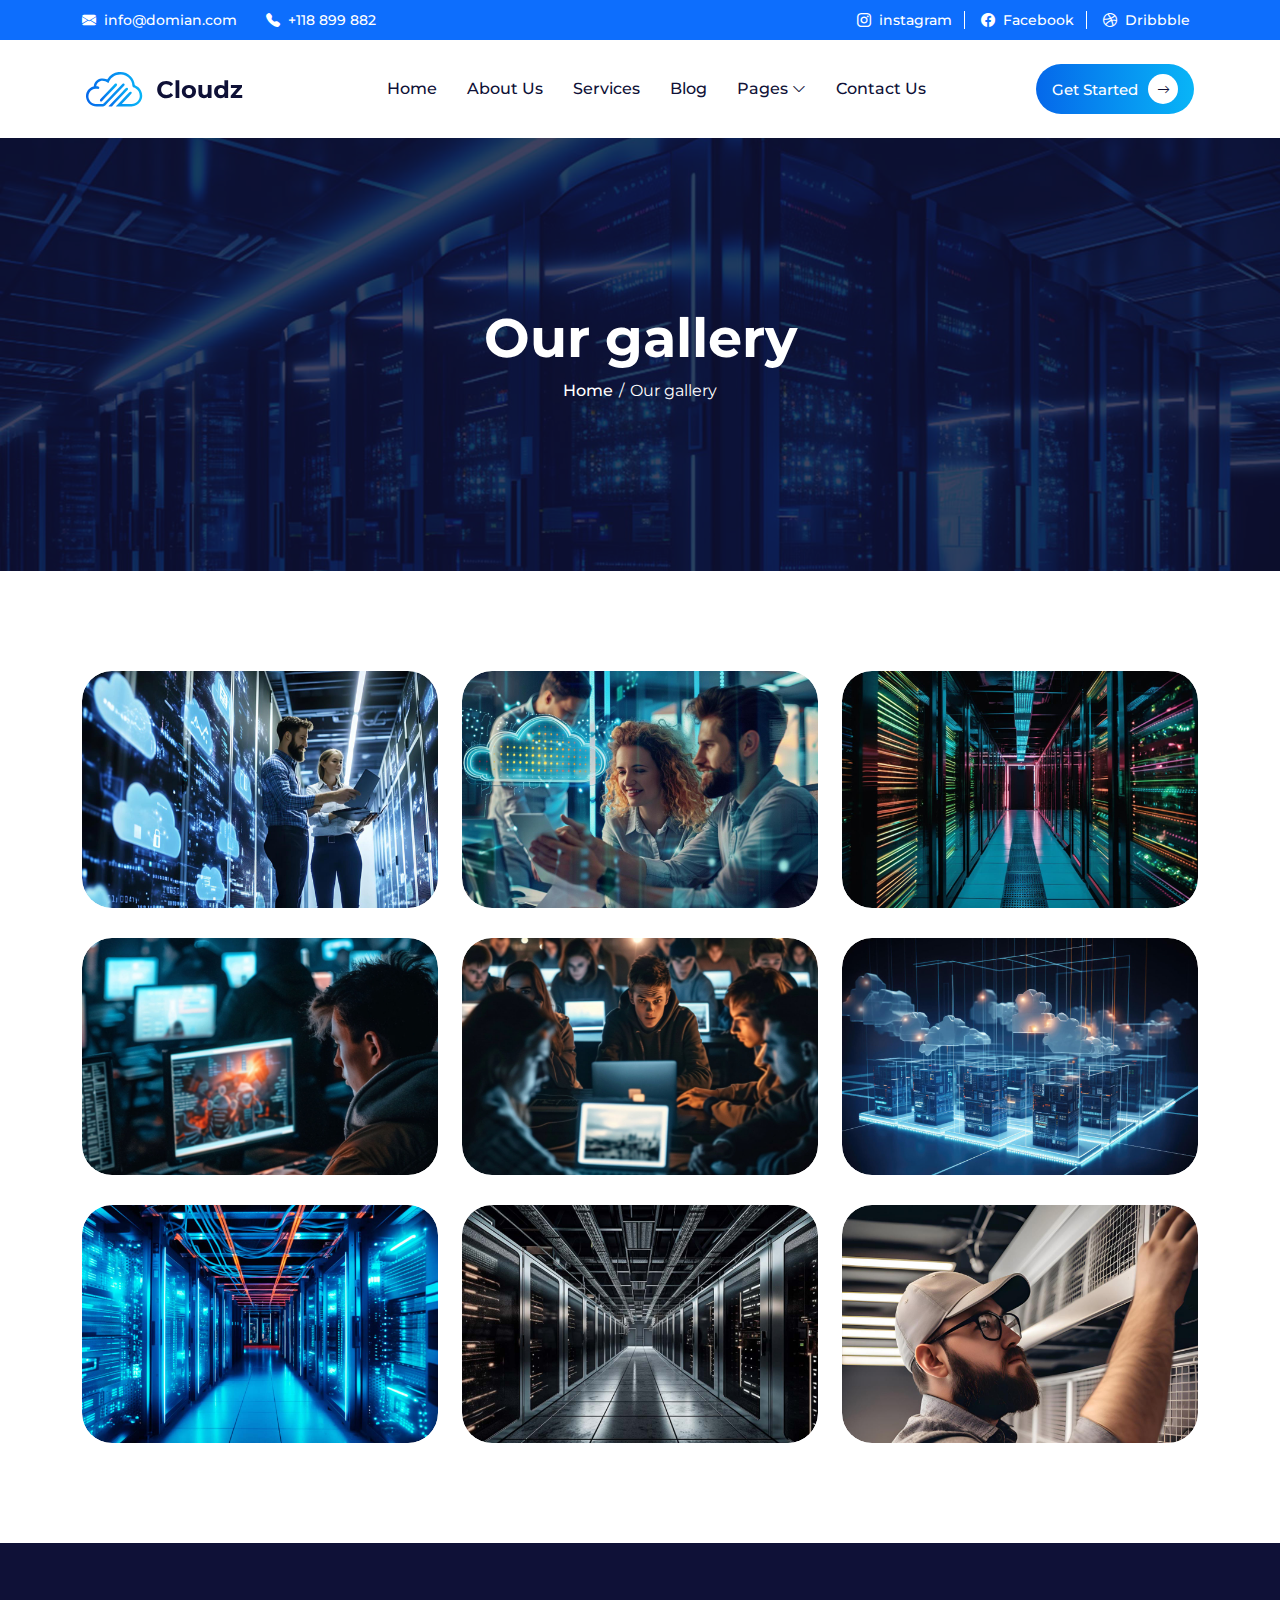
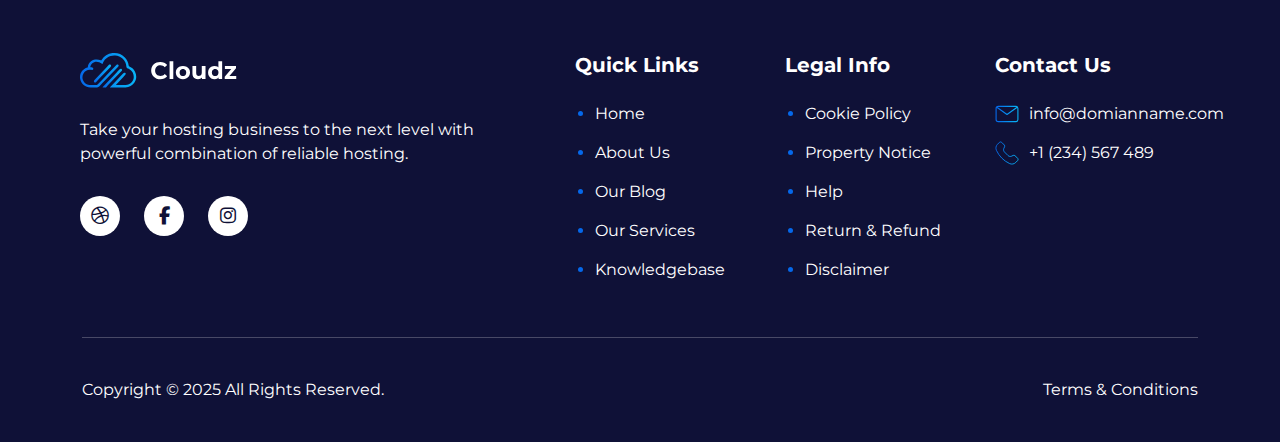
<file: Image Gallery.html>
<!DOCTYPE html>
<html lang="en">

<head>
  <meta charset="UTF-8">
  <meta name="viewport" content="width=device-width, initial-scale=1.0">
  <title>ourgallery-cloudz</title>

  <link rel="shortcut icon" href="image/favicon (1).png" type="image/x-icon">

  <!-- bootstrap -->
  <link rel="stylesheet" href="font/bootstrap-icons.min.css">
  <link rel="stylesheet" href="css/bootstrap.min.css">

  <!-- stylesheet -->
  <link rel="stylesheet" href="css/style.css">

  <!-- media query -->
  <link rel="stylesheet" href="css/media.css">

  <!-- font awesome -->
  <link rel="stylesheet" href="css/all.min.css">

  <!-- animation -->
  <link rel="stylesheet" href="css/animate.min.css">

  <!-- custome carousel -->
  <link rel="stylesheet" href="css/owl.carousel.min.css">
  <link rel="stylesheet" href="css/owl.theme.default.min.css">
  <link rel="stylesheet" href="css/jquery.fancybox.css">
</head>

<body>

  <header>
    <!-- start-top-header -->
    <div class="bg-primary p-2">
      <div class="container">
        <div class="row justify-content-between">
          <div class="col-md-auto col-12 text-center">
            <div class="top-header-left">
              <a href="mailto:info@domian.com">
                <i class="bi bi-envelope-fill me-1"></i>
                <span>info@domian.com</span>
              </a>
              <a href="tel:+118 899 882">
                <i class="bi bi-telephone-fill me-1"></i>
                <span>+118 899 882</span>
              </a>
            </div>
          </div>
          <div class="col-md-auto col-12">
            <div class="top-header-right">
              <a href="https://www.instagram.com/" class="b-right" target="_blank">
                <i class="bi bi-instagram me-1"></i>
                <span class="me-2">instagram</span>
              </a>
              <a href="https://www.facebook.com/" class="b-right" target="_blank">
                <i class="bi bi-facebook me-1 ms-3"></i>
                <span class="me-2">Facebook</span>
              </a>
              <a href="https://dribbble.com/" target="_blank">
                <i class="bi bi-dribbble me-1 ms-3"></i>
                <span class="me-2">Dribbble</span>
              </a>
            </div>
          </div>
        </div>
      </div>
    </div>
    <!-- end-top-header -->

    <!-- start-main-header -->
    <div class="container align-items-center text-center py-4">
      <div class="row align-items-center ">
        <div class="col-2">
          <a href="#">
            <img src="image/logo.svg" alt="">
          </a>
        </div>
        <div class="col-8">
          <nav>
            <ul class="main_menu flex justify-content-center">
              <li>
                <a href="index.html">Home</a>
              </li>
              <li>
                <a href="about.html">About Us</a>
              </li>
              <li>
                <a href="services.html">Services</a>
              </li>
              <li>
                <a href="Blog.html">Blog</a>
              </li>
              <li>
                <a href="Pages.html">Pages<i class="bi bi-chevron-down header-i ms-1"></i></a>
                <ul class="sub_menu text-start pt-1 pb-1">
                  <li><a href="service-details.html">Service Details</a></li>
                  <li><a href="Blog Details.html">Blog Details</a></li>
                  <li><a href="Knowledgebase.html">Knowledgebase</a></li>
                  <li><a href="Our Team.html">Our Team</a></li>
                  <li><a href="Team Details.html">Team Details</a></li>
                  <li><a href="Image Gallery.html">Image Gallery</a></li>
                  <li><a href="404.html">404</a></li>
                </ul>
              </li>
              <li>
                <a href="contact.html">Contact Us</a>
              </li>
            </ul>
          </nav>
        </div>
        <div class="col-2">
          <a href="contact.html" class="all-btn h-btn">
            <span class="header-btn">
              <span class="header-icon">
                <i class="bi bi-arrow-right"></i>
              </span>
              <span>Get Started</span>
            </span>
          </a>
          <a class="btn btn-primary menu-icon" data-bs-toggle="offcanvas" href="#offcanvasExample" role="button"
            aria-controls="offcanvasExample"><i class="bi bi-list"></i></a>
        </div>
      </div>
    </div>
    <!-- end-main-header -->

  </header>

  <main>
    <!-- start banner section -->
    <section>
      <div class="about-banner object-fit-cover">
        <div class="container">
          <div class="about-content">
            <div class="about1 d-flex justify-content-center">
              <h1 class="fw-bold about-size2">Our gallery</h1>
            </div>
            <div class="about2 d-flex justify-content-center">
              <ol class="d-flex">
                <li>
                  <a href="index.html" class="fw-medium">Home</a>
                </li>
                <li>/</li>
                <li>
                  <a href="Image Gallery.html">Our gallery</a>
                </li>
              </ol>
            </div>
          </div>
        </div>
      </div>
    </section>
    <!-- end banner section -->

    <!-- gallary  section -->
    <section>
      <div class="spacer-y">
        <div class="container">
          <div class="row gallary-section">
            <div class="col-xl-4 col-lg-4 col-md-4 col-12">
              <div class="client-img">
                <a href="image/gallery-1.jpg" class="group" rel="metal">
                  <img src="image/gallery-1.jpg" alt="">
                </a>
              </div>
            </div>
            <div class="col-xl-4 col-lg-4 col-md-4 col-12">
              <div class="client-img">
                <a href="image/gallery-2.jpg" class="group" rel="metal">
                  <img src="image/gallery-2.jpg" alt="">
                </a>
              </div>
            </div>
            <div class="col-xl-4 col-lg-4 col-md-4 col-12">
              <div class="client-img">
                <a href="image/gallery-3.jpg" class="group" rel="metal">
                  <img src="image/gallery-3.jpg" alt="">
                </a>
              </div>
            </div>
            <div class="col-xl-4 col-lg-4 col-md-4 col-12">
              <div class="client-img">
                <a href="image/gallery-4.jpg" class="group" rel="metal">
                  <img src="image/gallery-4.jpg" alt="">
                </a>
              </div>
            </div>
            <div class="col-xl-4 col-lg-4 col-md-4 col-12">
              <div class="client-img">
                <a href="image/gallery-5.jpg" class="group" rel="metal">
                  <img src="image/gallery-5.jpg" alt="">
                </a>
              </div>
            </div>
            <div class="col-xl-4 col-lg-4 col-md-4 col-12">
              <div class="client-img">
                <a href="image/gallery-6.jpg" class="group" rel="metal">
                  <img src="image/gallery-6.jpg" alt="">
                </a>
              </div>
            </div>
            <div class="col-xl-4 col-lg-4 col-md-4 col-12">
              <div class="client-img">
                <a href="image/gallery-7.jpg" class="group" rel="metal">
                  <img src="image/gallery-7.jpg" alt="">
                </a>
              </div>
            </div>
            <div class="col-xl-4 col-lg-4 col-md-4 col-12">
              <div class="client-img">
                <a href="image/gallery-8.jpg" class="group" rel="metal">
                  <img src="image/gallery-8.jpg" alt="">
                </a>
              </div>
            </div>
            <div class="col-xl-4 col-lg-4 col-md-4 col-12">
              <div class="client-img">
                <a href="image/gallery-9.jpg" class="group" rel="metal">
                  <img src="image/gallery-9.jpg" alt="">
                </a>
              </div>
            </div>
          </div>
        </div>
      </div>
    </section>
    <!-- gallary  section -->


  </main>

  <div class="offcanvas offcanvas-start offcanvas-backcolor" tabindex="-1" id="offcanvasExample"
    aria-labelledby="offcanvasExampleLabel">
    <div class="offcanvas-header offcanvas-border">
      <button type="button" class="btn-close h-close" data-bs-dismiss="offcanvas" aria-label="Close"></button>
    </div>
    <div class="offcanvas-body">
      <ul class="navbar-nav justify-content-end flex-grow-1 pe-3 mob-main-menu">
        <li class="nav-item">
          <a class="nav-link" href="index.html">Home</a>
        </li>
        <li class="nav-item">
          <a class="nav-link" href="about.html">About Us</a>
        </li>
        <li class="nav-item">
          <a class="nav-link" href="services.html">Services</a>
        </li>
        <li class="nav-item">
          <a class="nav-link" href="Blog.html">Blog</a>
        </li>
        <li class="nav-item dropdown">
          <a class="nav-link" href="#" role="button" data-bs-toggle="dropdown" aria-expanded="false">
            Pages<i class="bi bi-chevron-down header-i ps-1"></i>
          </a>
          <ul class="dropdown-menu mob-sub-menu">
            <li><a class="dropdown-item" href="service-details.html">Service Details</a></li>
            <li><a class="dropdown-item" href="Blog Details.html">Blog Details</a></li>
            <li><a class="dropdown-item" href="Knowledgebase.html">Knowledgebase</a></li>
            <li><a class="dropdown-item" href="Our Team.html">Our Team</a></li>
            <li><a class="dropdown-item" href="Team Details.html">Team Details</a></li>
            <li><a class="dropdown-item" href="Image Gallery.html">Image Gallery</a></li>
            <li><a class="dropdown-item" href="404.html">404</a></li>
          </ul>
        </li>
        <li class="nav-item">
          <a class="nav-link" href="contact.html">Contact Us</a>
        </li>
      </ul>
    </div>
  </div>

  <footer>
    <div class="bgcolor spacer-t">
      <div class="container">
        <div class="footer-main row">
          <div class="footer-1 col-xl-5 col-lg-12 col-md-12 col-12 col-sm-12">
            <div class="footer-sub">
              <div class="footer-logo">
                <a href="index.html"><img src="image/footer-logo.svg" alt=""></a>
              </div>
              <div class="footer-body">
                <p>Take your hosting business to the next level with powerful combination of reliable hosting.</p>
              </div>
              <div class="footer-icon">
                <ul>
                  <li class="footer-d">
                    <a href="https://dribbble.com/" class="footer-dribble text-center">
                      <i class="fa-brands fa-dribbble"></i>
                    </a>
                  </li>
                  <li class="footer-d">
                    <a href="https://www.facebook.com/" class="footer-dribble text-center">
                      <i class="fa-brands fa-facebook-f"></i>
                    </a>
                  </li>
                  <li class="footer-d">
                    <a href="https://www.instagram.com/" class="footer-dribble text-center">
                      <i class="fa-brands fa-instagram"></i>
                    </a>
                  </li>
                </ul>
              </div>
            </div>
          </div>
          <div class="footer-2 col-xl-2 col-lg-4 col-md-3 col-5 col-sm-2">
            <div class="footer-title">
              <h3 class="fw-semibold">Quick Links</h3>
            </div>
            <div class="footer-listmain">
              <ul class="footer-list">
                <li>
                  <a href="index.html" class="fw-normal">Home</a>
                </li>
                <li>
                  <a href="about.html" class="fw-normal">About Us</a>
                </li>
                <li>
                  <a href="Blog.html" class="fw-normal">Our Blog</a>
                </li>
                <li>
                  <a href="services.html" class="fw-normal">Our Services</a>
                </li>
                <li>
                  <a href="Knowledgebase.html" class="fw-normal">Knowledgebase</a>
                </li>
              </ul>
            </div>
          </div>
          <div class="footer-2 col-xl-2 col-lg-4 col-md-3 col-5 col-sm-2">
            <div class="footer-title">
              <h3 class="fw-semibold">Legal Info</h3>
            </div>
            <div class="footer-listmain">
              <ul class="footer-list">
                <li>
                  <a href="#" class="fw-normal">Cookie Policy</a>
                </li>
                <li>
                  <a href="#" class="fw-normal">Property Notice</a>
                </li>
                <li>
                  <a href="#" class="fw-normal">Help</a>
                </li>
                <li>
                  <a href="#" class="fw-normal">Return & Refund</a>
                </li>
                <li>
                  <a href="#" class="fw-normal">Disclaimer</a>
                </li>
              </ul>
            </div>
          </div>
          <div class="footer-2 col-xl-2 col-lg-3 col-md-3 col-12 col-sm-10">
            <div class="footer-title">
              <h3 class="fw-semibold">Contact Us</h3>
            </div>
            <div class="footer-listicon">
              <ul class="footer-listicon2">
                <li class="d-flex">
                  <img src="image/email.svg" alt="">
                  <a href="mailto:info@domian.com" class="fw-normal"></a>
                  <span>info@domianname.com</span>
                </li>
                <li class="d-flex">
                  <img src="image/call.svg" alt="">
                  <a href="tel:(234) 567 489" class="fw-normal"></a>
                  <span>+1 (234) 567 489</span>
                </li>
              </ul>
            </div>
          </div>
        </div>
        <div class="footer-bottom"></div>
        <div class="footer-main2 d-flex row">
          <div class="footer-bottom1 col-xl-6 col-lg-6 col-md-6 col-12 col-sm-10">
            <p>Copyright © 2025 All Rights Reserved.</p>
          </div>
          <div class="footer-bottom1 text-end col-xl-6 col-lg-6 col-md-6 col-12 col-sm-10">
            <p>Terms & Conditions</p>
          </div>
        </div>
      </div>
    </div>
  </footer>

  <script src="js/bootstrap.bundle.min.js"></script>
  <script src="js/jquery-3.7.1.min.js"></script>
  <script src="js/owl.carousel.min.js"></script>
  <script src="js/isotope-docs.min.js"></script>
  <script src="js/jquery.fancybox.js"></script>
  <script src="js/script.js"></script>
  <script src="js/wow.js"></script>
</body>

</html>
</file>
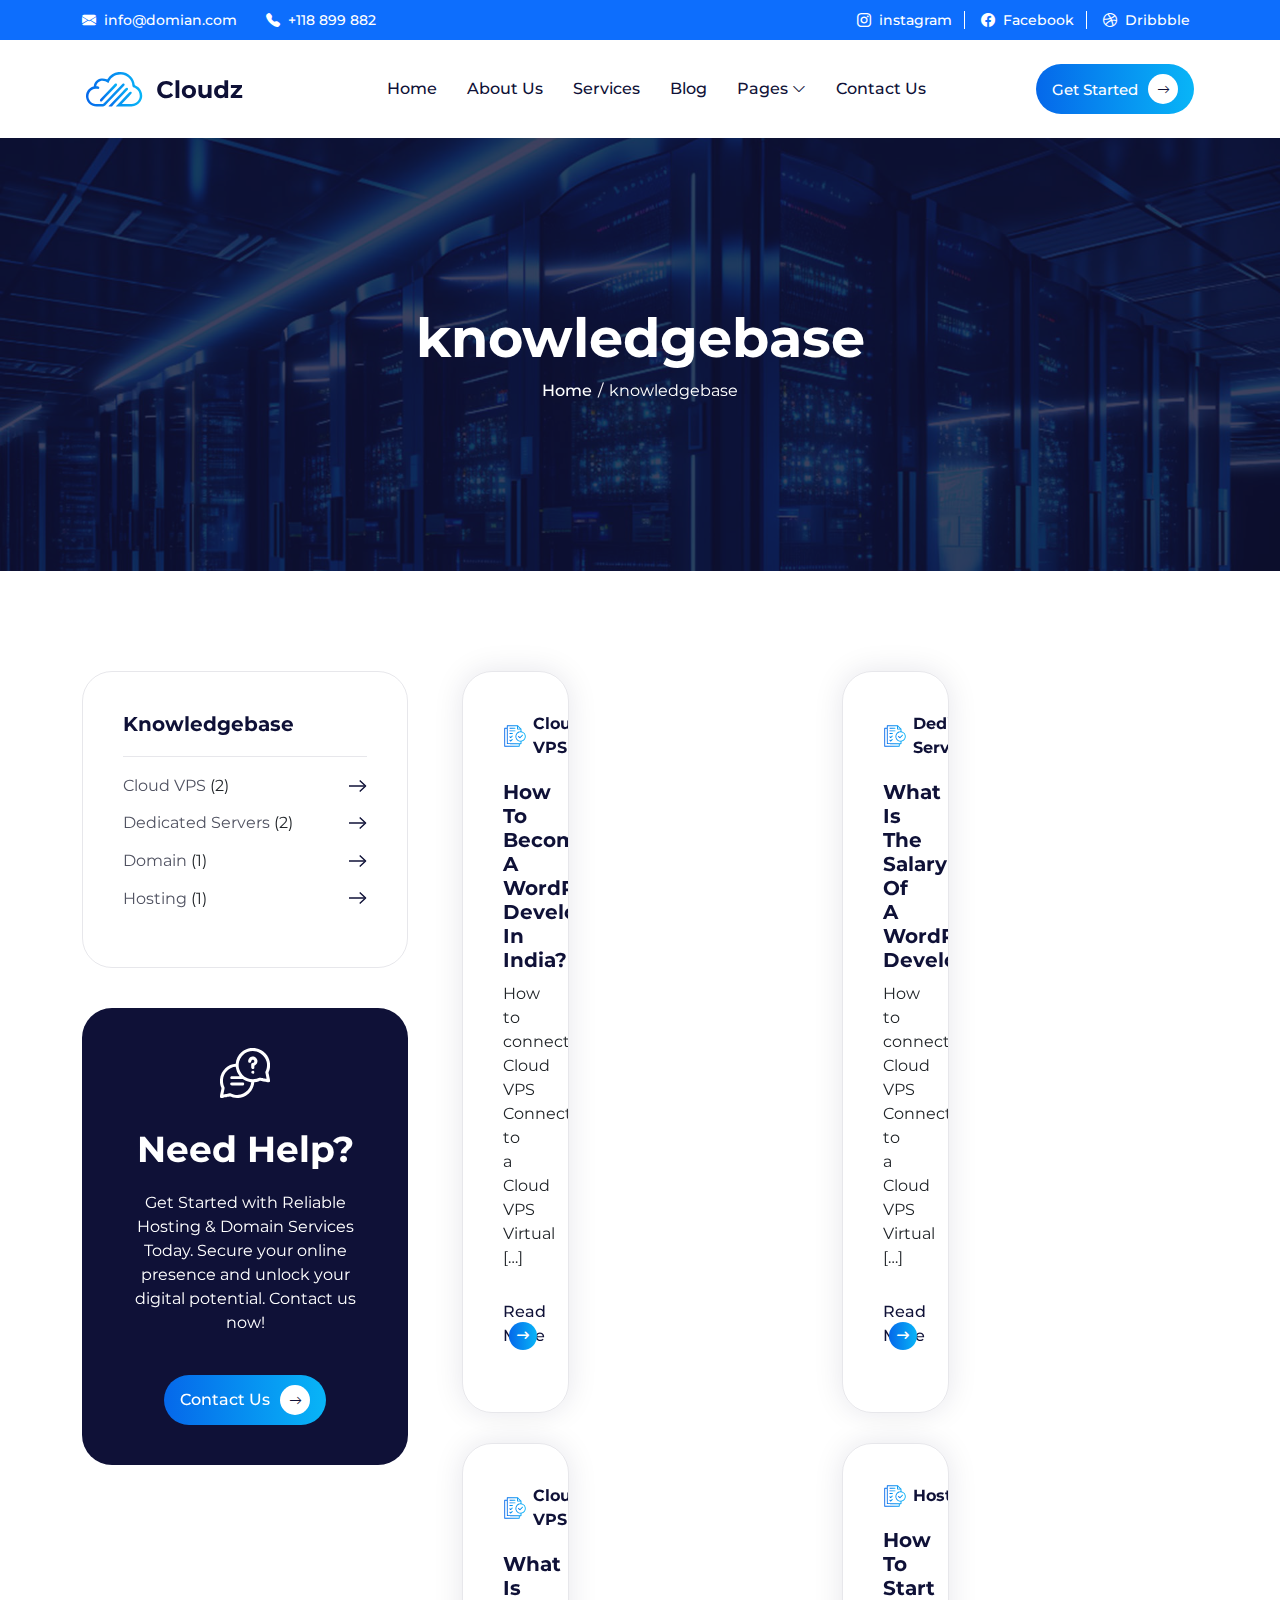
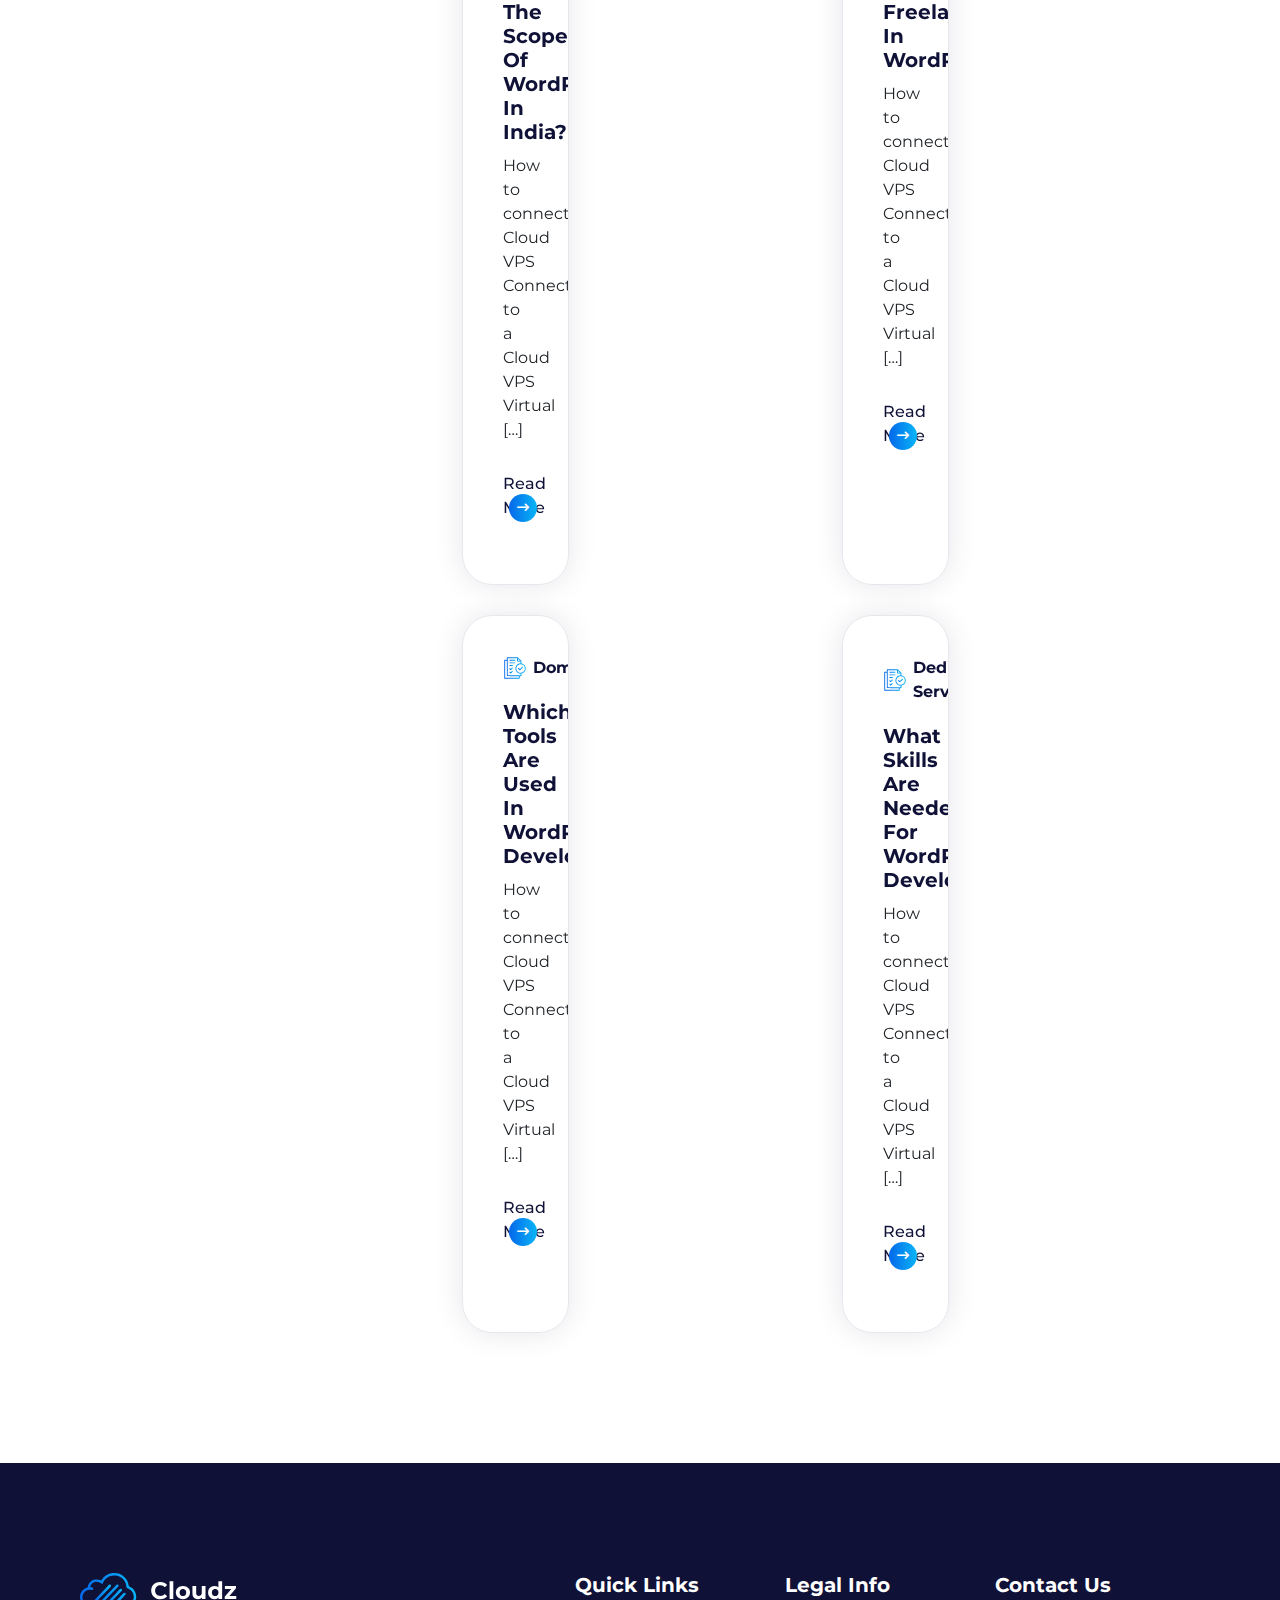
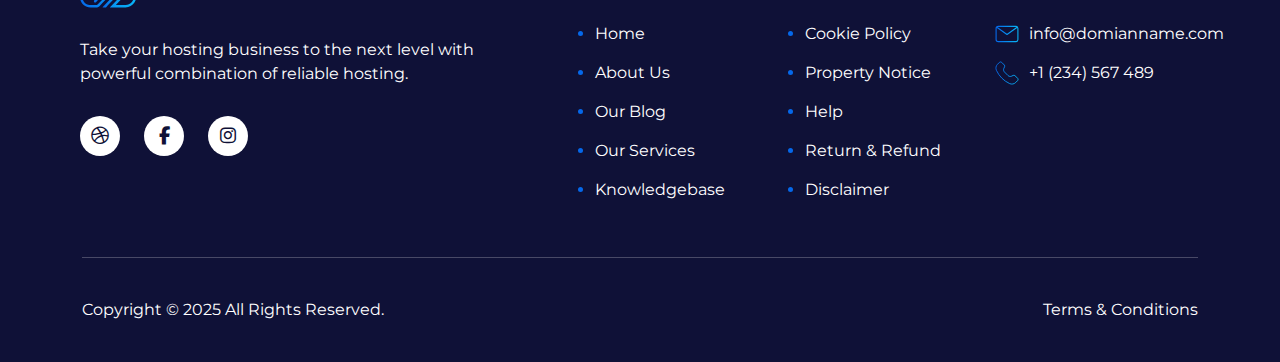
<file: Knowledgebase.html>
<!DOCTYPE html>
<html lang="en">

<head>
  <meta charset="UTF-8">
  <meta name="viewport" content="width=device-width, initial-scale=1.0">
  <title>knowledgebase-cloudz</title>

  <link rel="shortcut icon" href="image/favicon (1).png" type="image/x-icon">

  <!-- bootstrap -->
  <link rel="stylesheet" href="font/bootstrap-icons.min.css">
  <link rel="stylesheet" href="css/bootstrap.min.css">

  <!-- stylesheet -->
  <link rel="stylesheet" href="css/style.css">

  <!-- media query -->
  <link rel="stylesheet" href="css/media.css">

  <!-- font awesome -->
  <link rel="stylesheet" href="css/all.min.css">

  <!-- animation -->
  <link rel="stylesheet" href="css/animate.min.css">

  <!-- custome carousel -->
  <link rel="stylesheet" href="css/owl.carousel.min.css">
  <link rel="stylesheet" href="css/owl.theme.default.min.css">
</head>


<body>

  <header>
    <!-- start-top-header -->
    <div class="bg-primary p-2">
      <div class="container">
        <div class="row justify-content-between">
          <div class="col-md-auto col-12 text-center">
            <div class="top-header-left">
              <a href="mailto:info@domian.com">
                <i class="bi bi-envelope-fill me-1"></i>
                <span>info@domian.com</span>
              </a>
              <a href="tel:+118 899 882">
                <i class="bi bi-telephone-fill me-1"></i>
                <span>+118 899 882</span>
              </a>
            </div>
          </div>
          <div class="col-md-auto col-12">
            <div class="top-header-right">
              <a href="https://www.instagram.com/" class="b-right" target="_blank">
                <i class="bi bi-instagram me-1"></i>
                <span class="me-2">instagram</span>
              </a>
              <a href="https://www.facebook.com/" class="b-right" target="_blank">
                <i class="bi bi-facebook me-1 ms-3"></i>
                <span class="me-2">Facebook</span>
              </a>
              <a href="https://dribbble.com/" target="_blank">
                <i class="bi bi-dribbble me-1 ms-3"></i>
                <span class="me-2">Dribbble</span>
              </a>
            </div>
          </div>
        </div>
      </div>
    </div>
    <!-- end-top-header -->

    <!-- start-main-header -->
    <div class="container align-items-center text-center py-4">
      <div class="row align-items-center ">
        <div class="col-2">
          <a href="#">
            <img src="image/logo.svg" alt="">
          </a>
        </div>
        <div class="col-8">
          <nav>
            <ul class="main_menu flex justify-content-center">
              <li>
                <a href="index.html">Home</a>
              </li>
              <li>
                <a href="about.html">About Us</a>
              </li>
              <li>
                <a href="services.html">Services</a>
              </li>
              <li>
                <a href="Blog.html">Blog</a>
              </li>
              <li>
                <a href="Pages.html">Pages<i class="bi bi-chevron-down header-i ms-1"></i></a>
                <ul class="sub_menu text-start pt-1 pb-1">
                  <li><a href="service-details.html">Service Details</a></li>
                  <li><a href="Blog Details.html">Blog Details</a></li>
                  <li><a href="Knowledgebase.html">Knowledgebase</a></li>
                  <li><a href="Our Team.html">Our Team</a></li>
                  <li><a href="Team Details.html">Team Details</a></li>
                  <li><a href="Image Gallery.html">Image Gallery</a></li>
                  <li><a href="404.html">404</a></li>
                </ul>
              </li>
              <li>
                <a href="contact.html">Contact Us</a>
              </li>
            </ul>
          </nav>
        </div>
        <div class="col-2">
          <a href="contact.html" class="all-btn h-btn">
            <span class="header-btn">
              <span class="header-icon">
                <i class="bi bi-arrow-right"></i>
              </span>
              <span>Get Started</span>
            </span>
          </a>
          <a class="btn btn-primary menu-icon" data-bs-toggle="offcanvas" href="#offcanvasExample" role="button"
            aria-controls="offcanvasExample"><i class="bi bi-list"></i></a>
        </div>
      </div>
    </div>
    <!-- end-main-header -->

  </header>

  <main>
    <!-- start banner section -->
    <section>
      <div class="about-banner object-fit-cover">
        <div class="container">
          <div class="about-content">
            <div class="about1 d-flex justify-content-center">
              <h1 class="fw-bold about-size2">knowledgebase</h1>
            </div>
            <div class="about2 d-flex justify-content-center">
              <ol class="d-flex">
                <li>
                  <a href="index.html" class="fw-medium">Home</a>
                </li>
                <li>/</li>
                <li>
                  <a href="Knowledgebase.html">knowledgebase</a>
                </li>
              </ol>
            </div>
          </div>
        </div>
      </div>
    </section>
    <!-- end banner section -->

    <!-- knowledgebase section -->
    <section>
      <div class="spacer-y">
        <div class="container">
          <div class="row">
            <div class="col-xl-4 col-lg-4 col-md-12 ">
              <div class="knowledgebase-sidebarmain">
                <aside class="knowledgebase-sidebar">
                  <h3 class="fw-semibold">Knowledgebase</h3>
                  <ul>
                    <li>
                      <a href="#">Cloud VPS</a> (2)
                    </li>
                    <li>
                      <a href="#">Dedicated Servers</a> (2)
                    </li>
                    <li>
                      <a href="#">Domain</a> (1)
                    </li>
                    <li>
                      <a href="#">Hosting</a> (1)
                    </li>
                  </ul>
                </aside>
                <aside class="knowledgebase-sidebar2 bgcolor">
                  <div class="knowledgebase-body text-center">
                    <div class="knowledgebase-icon">
                      <img src="image/icon-sidebar-cta.svg" alt="" class="text-center">
                    </div>
                    <div class="cta-contact-content">
                      <h2 class="fw-semibold counter-size">Need Help?</h2>
                      <p class="counter-size2">Get Started with Reliable Hosting & Domain Services Today. Secure your
                        online presence and unlock your digital potential. Contact us now!</p>
                    </div>
                    <div class="contact-btn know-btn">
                      <a href="contact.html" class="all-btn slide_btn">
                        <span class="header-btn">
                          <span class="header-icon">
                            <i class="bi bi-arrow-right"></i>
                          </span>
                          <span>Contact Us</span>
                        </span>
                      </a>
                    </div>
                  </div>
                </aside>
              </div>
            </div>
            <div class="col-xl-8 col-lg-8 col-md-12">
              <div class="row know-section">
                <div class="col-xl-6 col-lg-6 col-md-6">
                  <div class="knowledgebase-item box-service">
                    <div class="knowledgebase-meta">
                      <ul>
                        <li><a href="#" class="position-relative z-1">Cloud VPS</a></li>
                      </ul>
                    </div>
                    <div class="knowledgebase-item-content">
                      <h3 class="fw-semibold">How to become a WordPress Developer in India?</h3>
                      <p>How to connect Cloud VPS Connecting to a Cloud VPS Virtual […]</p>
                    </div>
                    <div class="post-wrapper post-wraper2">
                      <a href="#" class="fw-medium post-read">Read More</a>
                      <i class="fa-solid fa-arrow-right-long post-icon"></i>
                    </div>
                  </div>
                </div>
                <div class="col-xl-6 col-lg-6 col-md-6">
                  <div class="knowledgebase-item box-service">
                    <div class="knowledgebase-meta">
                      <ul>
                        <li><a href="#" class="position-relative z-1">Dedicated Servers</a></li>
                      </ul>
                    </div>
                    <div class="knowledgebase-item-content">
                      <h3 class="fw-semibold">What is the salary of a WordPress developer?</h3>
                      <p>How to connect Cloud VPS Connecting to a Cloud VPS Virtual […]</p>
                    </div>
                    <div class="post-wrapper post-wraper2">
                      <a href="#" class="fw-medium post-read">Read More</a>
                      <i class="fa-solid fa-arrow-right-long post-icon"></i>
                    </div>
                  </div>
                </div>
                <div class="col-xl-6 col-lg-6 col-md-6">
                  <div class="knowledgebase-item box-service">
                    <div class="knowledgebase-meta">
                      <ul>
                        <li><a href="#" class="position-relative z-1">Cloud VPS</a></li>
                      </ul>
                    </div>
                    <div class="knowledgebase-item-content">
                      <h3 class="fw-semibold">What is the scope of WordPress in India?</h3>
                      <p>How to connect Cloud VPS Connecting to a Cloud VPS Virtual […]</p>
                    </div>
                    <div class="post-wrapper post-wraper2">
                      <a href="#" class="fw-medium post-read">Read More</a>
                      <i class="fa-solid fa-arrow-right-long post-icon"></i>
                    </div>
                  </div>
                </div>
                <div class="col-xl-6 col-lg-6 col-md-6">
                  <div class="knowledgebase-item box-service">
                    <div class="knowledgebase-meta">
                      <ul>
                        <li><a href="#" class="position-relative z-1">Hosting</a></li>
                      </ul>
                    </div>
                    <div class="knowledgebase-item-content">
                      <h3 class="fw-semibold">How to start freelancing in WordPress?</h3>
                      <p>How to connect Cloud VPS Connecting to a Cloud VPS Virtual […]</p>
                    </div>
                    <div class="post-wrapper post-wraper2">
                      <a href="#" class="fw-medium post-read">Read More</a>
                      <i class="fa-solid fa-arrow-right-long post-icon"></i>
                    </div>
                  </div>
                </div>
                <div class="col-xl-6 col-lg-6 col-md-6">
                  <div class="knowledgebase-item box-service">
                    <div class="knowledgebase-meta">
                      <ul>
                        <li><a href="#" class="position-relative z-1">Domain</a></li>
                      </ul>
                    </div>
                    <div class="knowledgebase-item-content">
                      <h3 class="fw-semibold">Which tools are used in WordPress development?</h3>
                      <p>How to connect Cloud VPS Connecting to a Cloud VPS Virtual […]</p>
                    </div>
                    <div class="post-wrapper post-wraper2">
                      <a href="#" class="fw-medium post-read">Read More</a>
                      <i class="fa-solid fa-arrow-right-long post-icon"></i>
                    </div>
                  </div>
                </div>
                <div class="col-xl-6 col-lg-6 col-md-6">
                  <div class="knowledgebase-item box-service">
                    <div class="knowledgebase-meta">
                      <ul>
                        <li><a href="#" class="position-relative z-1">Dedicated Servers</a></li>
                      </ul>
                    </div>
                    <div class="knowledgebase-item-content">
                      <h3 class="fw-semibold">What skills are needed for WordPress development?</h3>
                      <p>How to connect Cloud VPS Connecting to a Cloud VPS Virtual […]</p>
                    </div>
                    <div class="post-wrapper post-wraper2">
                      <a href="#" class="fw-medium post-read">Read More</a>
                      <i class="fa-solid fa-arrow-right-long post-icon"></i>
                    </div>
                  </div>
                </div>
              </div>
            </div>
          </div>
        </div>
      </div>
    </section>
    <!-- knowledgebase section -->


  </main>

  <div class="offcanvas offcanvas-start offcanvas-backcolor" tabindex="-1" id="offcanvasExample"
    aria-labelledby="offcanvasExampleLabel">
    <div class="offcanvas-header offcanvas-border">
      <button type="button" class="btn-close h-close" data-bs-dismiss="offcanvas" aria-label="Close"></button>
    </div>
    <div class="offcanvas-body">
      <ul class="navbar-nav justify-content-end flex-grow-1 pe-3 mob-main-menu">
        <li class="nav-item">
          <a class="nav-link" href="index.html">Home</a>
        </li>
        <li class="nav-item">
          <a class="nav-link" href="about.html">About Us</a>
        </li>
        <li class="nav-item">
          <a class="nav-link" href="services.html">Services</a>
        </li>
        <li class="nav-item">
          <a class="nav-link" href="Blog.html">Blog</a>
        </li>
        <li class="nav-item dropdown">
          <a class="nav-link" href="#" role="button" data-bs-toggle="dropdown" aria-expanded="false">
            Pages<i class="bi bi-chevron-down header-i ps-1"></i>
          </a>
          <ul class="dropdown-menu mob-sub-menu">
            <li><a class="dropdown-item" href="service-details.html">Service Details</a></li>
            <li><a class="dropdown-item" href="Blog Details.html">Blog Details</a></li>
            <li><a class="dropdown-item" href="Knowledgebase.html">Knowledgebase</a></li>
            <li><a class="dropdown-item" href="Our Team.html">Our Team</a></li>
            <li><a class="dropdown-item" href="Team Details.html">Team Details</a></li>
            <li><a class="dropdown-item" href="Image Gallery.html">Image Gallery</a></li>
            <li><a class="dropdown-item" href="404.html">404</a></li>
          </ul>
        </li>
        <li class="nav-item">
          <a class="nav-link" href="contact.html">Contact Us</a>
        </li>
      </ul>
    </div>
  </div>

  <footer>
    <div class="bgcolor spacer-t">
      <div class="container">
        <div class="footer-main row">
          <div class="footer-1 col-xl-5 col-lg-12 col-md-12 col-12 col-sm-12">
            <div class="footer-sub">
              <div class="footer-logo">
                <a href="index.html"><img src="image/footer-logo.svg" alt=""></a>
              </div>
              <div class="footer-body">
                <p>Take your hosting business to the next level with powerful combination of reliable hosting.</p>
              </div>
              <div class="footer-icon">
                <ul>
                  <li class="footer-d">
                    <a href="https://dribbble.com/" class="footer-dribble text-center">
                      <i class="fa-brands fa-dribbble"></i>
                    </a>
                  </li>
                  <li class="footer-d">
                    <a href="https://www.facebook.com/" class="footer-dribble text-center">
                      <i class="fa-brands fa-facebook-f"></i>
                    </a>
                  </li>
                  <li class="footer-d">
                    <a href="https://www.instagram.com/" class="footer-dribble text-center">
                      <i class="fa-brands fa-instagram"></i>
                    </a>
                  </li>
                </ul>
              </div>
            </div>
          </div>
          <div class="footer-2 col-xl-2 col-lg-4 col-md-3 col-5 col-sm-2">
            <div class="footer-title">
              <h3 class="fw-semibold">Quick Links</h3>
            </div>
            <div class="footer-listmain">
              <ul class="footer-list">
                <li>
                  <a href="index.html" class="fw-normal">Home</a>
                </li>
                <li>
                  <a href="about.html" class="fw-normal">About Us</a>
                </li>
                <li>
                  <a href="Blog.html" class="fw-normal">Our Blog</a>
                </li>
                <li>
                  <a href="services.html" class="fw-normal">Our Services</a>
                </li>
                <li>
                  <a href="Knowledgebase.html" class="fw-normal">Knowledgebase</a>
                </li>
              </ul>
            </div>
          </div>
          <div class="footer-2 col-xl-2 col-lg-4 col-md-3 col-5 col-sm-2">
            <div class="footer-title">
              <h3 class="fw-semibold">Legal Info</h3>
            </div>
            <div class="footer-listmain">
              <ul class="footer-list">
                <li>
                  <a href="#" class="fw-normal">Cookie Policy</a>
                </li>
                <li>
                  <a href="#" class="fw-normal">Property Notice</a>
                </li>
                <li>
                  <a href="#" class="fw-normal">Help</a>
                </li>
                <li>
                  <a href="#" class="fw-normal">Return & Refund</a>
                </li>
                <li>
                  <a href="#" class="fw-normal">Disclaimer</a>
                </li>
              </ul>
            </div>
          </div>
          <div class="footer-2 col-xl-2 col-lg-3 col-md-3 col-12 col-sm-10">
            <div class="footer-title">
              <h3 class="fw-semibold">Contact Us</h3>
            </div>
            <div class="footer-listicon">
              <ul class="footer-listicon2">
                <li class="d-flex">
                  <img src="image/email.svg" alt="">
                  <a href="mailto:info@domian.com" class="fw-normal"></a>
                  <span>info@domianname.com</span>
                </li>
                <li class="d-flex">
                  <img src="image/call.svg" alt="">
                  <a href="tel:(234) 567 489" class="fw-normal"></a>
                  <span>+1 (234) 567 489</span>
                </li>
              </ul>
            </div>
          </div>
        </div>
        <div class="footer-bottom"></div>
        <div class="footer-main2 d-flex row">
          <div class="footer-bottom1 col-xl-6 col-lg-6 col-md-6 col-12 col-sm-10">
            <p>Copyright © 2025 All Rights Reserved.</p>
          </div>
          <div class="footer-bottom1 text-end col-xl-6 col-lg-6 col-md-6 col-12 col-sm-10">
            <p>Terms & Conditions</p>
          </div>
        </div>
      </div>
    </div>
  </footer>


  <script src="js/bootstrap.bundle.min.js"></script>
  <script src="js/jquery-3.7.1.min.js"></script>
  <script src="js/owl.carousel.min.js"></script>
  <script src="js/script.js"></script>
  <script src="js/wow.js"></script>
</body>

</html>
</file>
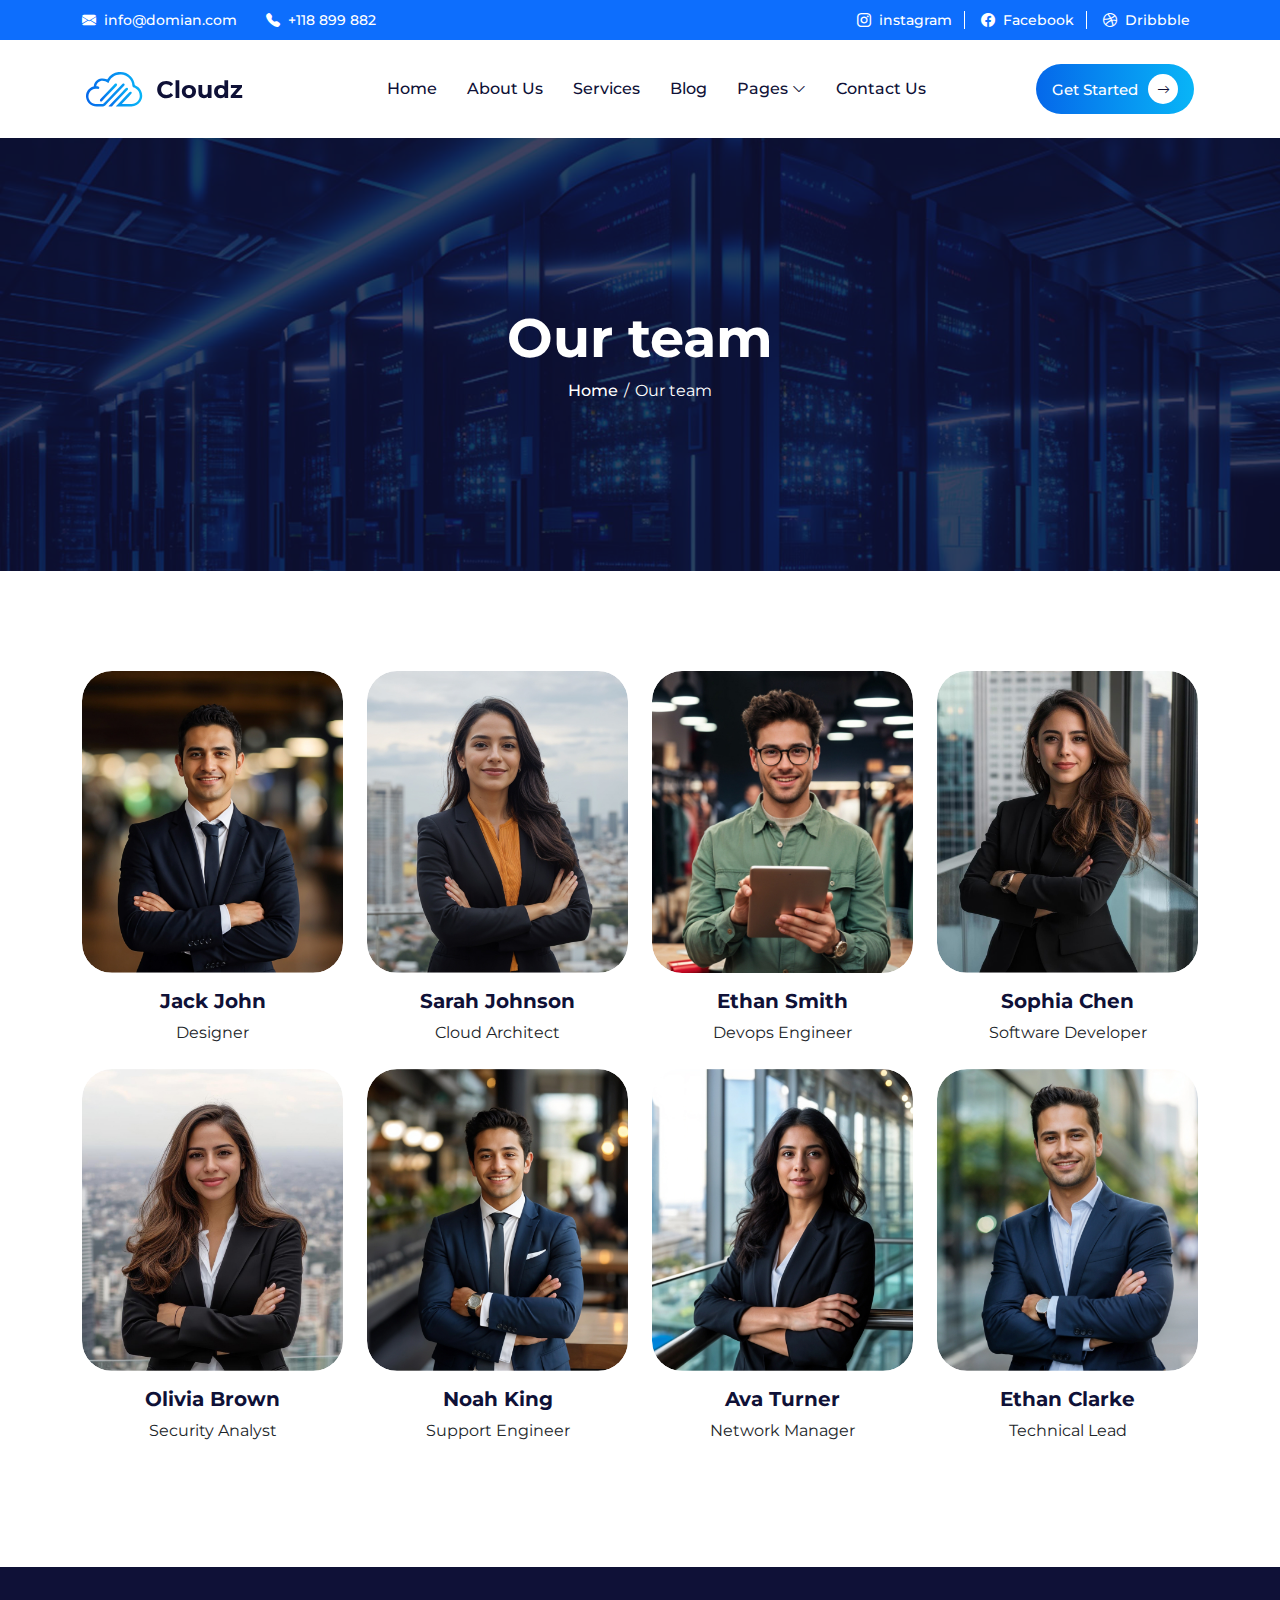
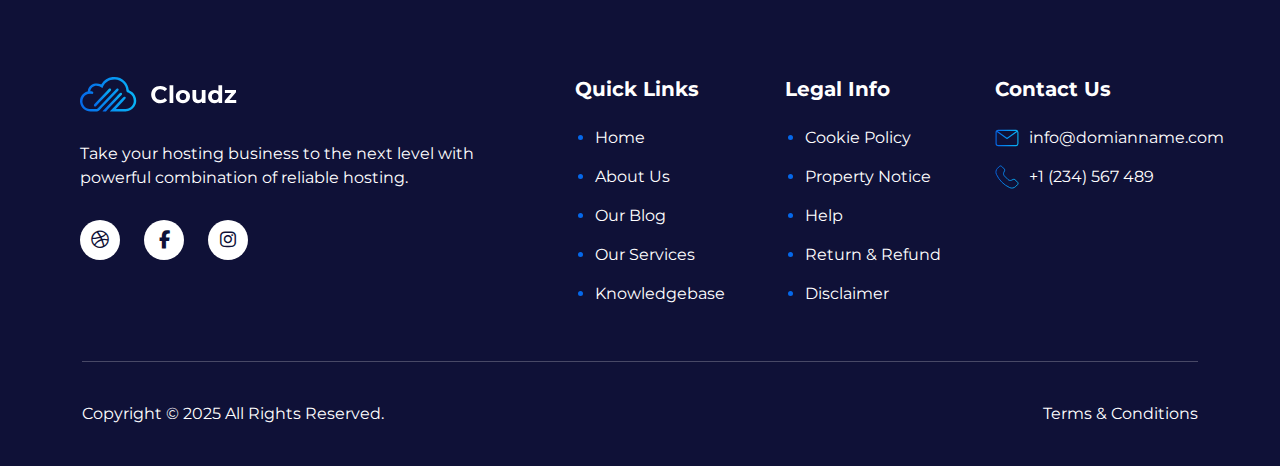
<file: Our Team.html>
<!DOCTYPE html>
<html lang="en">

<head>
  <meta charset="UTF-8">
  <meta name="viewport" content="width=device-width, initial-scale=1.0">
  <title>our-team-cloudz</title>

  <link rel="shortcut icon" href="image/favicon (1).png" type="image/x-icon">

  <!-- bootstrap -->
  <link rel="stylesheet" href="font/bootstrap-icons.min.css">
  <link rel="stylesheet" href="css/bootstrap.min.css">

  <!-- stylesheet -->
  <link rel="stylesheet" href="css/style.css">

  <!-- media query -->
  <link rel="stylesheet" href="css/media.css">

  <!-- font awesome -->
  <link rel="stylesheet" href="css/all.min.css">

  <!-- animation -->
  <link rel="stylesheet" href="css/animate.min.css">

  <!-- custome carousel -->
  <link rel="stylesheet" href="css/owl.carousel.min.css">
  <link rel="stylesheet" href="css/owl.theme.default.min.css">
</head>

<body>
  <header>
    <!-- start-top-header -->
    <div class="bg-primary p-2">
      <div class="container">
        <div class="row justify-content-between">
          <div class="col-md-auto col-12 text-center">
            <div class="top-header-left">
              <a href="mailto:info@domian.com">
                <i class="bi bi-envelope-fill me-1"></i>
                <span>info@domian.com</span>
              </a>
              <a href="tel:+118 899 882">
                <i class="bi bi-telephone-fill me-1"></i>
                <span>+118 899 882</span>
              </a>
            </div>
          </div>
          <div class="col-md-auto col-12">
            <div class="top-header-right">
              <a href="https://www.instagram.com/" class="b-right" target="_blank">
                <i class="bi bi-instagram me-1"></i>
                <span class="me-2">instagram</span>
              </a>
              <a href="https://www.facebook.com/" class="b-right" target="_blank">
                <i class="bi bi-facebook me-1 ms-3"></i>
                <span class="me-2">Facebook</span>
              </a>
              <a href="https://dribbble.com/" target="_blank">
                <i class="bi bi-dribbble me-1 ms-3"></i>
                <span class="me-2">Dribbble</span>
              </a>
            </div>
          </div>
        </div>
      </div>
    </div>
    <!-- end-top-header -->

    <!-- start-main-header -->
    <div class="container align-items-center text-center py-4">
      <div class="row align-items-center ">
        <div class="col-2">
          <a href="#">
            <img src="image/logo.svg" alt="">
          </a>
        </div>
        <div class="col-8">
          <nav>
            <ul class="main_menu flex justify-content-center">
              <li>
                <a href="index.html">Home</a>
              </li>
              <li>
                <a href="about.html">About Us</a>
              </li>
              <li>
                <a href="services.html">Services</a>
              </li>
              <li>
                <a href="Blog.html">Blog</a>
              </li>
              <li>
                <a href="Pages.html">Pages<i class="bi bi-chevron-down header-i ms-1"></i></a>
                <ul class="sub_menu text-start pt-1 pb-1">
                  <li><a href="service-details.html">Service Details</a></li>
                  <li><a href="Blog Details.html">Blog Details</a></li>
                  <li><a href="Knowledgebase.html">Knowledgebase</a></li>
                  <li><a href="Our Team.html">Our Team</a></li>
                  <li><a href="Team Details.html">Team Details</a></li>
                  <li><a href="Image Gallery.html">Image Gallery</a></li>
                  <li><a href="404.html">404</a></li>
                </ul>
              </li>
              <li>
                <a href="contact.html">Contact Us</a>
              </li>
            </ul>
          </nav>
        </div>
        <div class="col-2">
          <a href="contact.html" class="all-btn h-btn">
            <span class="header-btn">
              <span class="header-icon">
                <i class="bi bi-arrow-right"></i>
              </span>
              <span>Get Started</span>
            </span>
          </a>
          <a class="btn btn-primary menu-icon" data-bs-toggle="offcanvas" href="#offcanvasExample" role="button"
            aria-controls="offcanvasExample"><i class="bi bi-list"></i></a>
        </div>
      </div>
    </div>
    <!-- end-main-header -->

  </header>

  <main>
    <!-- start banner section -->
    <section>
      <div class="about-banner object-fit-cover">
        <div class="container">
          <div class="about-content">
            <div class="about1 d-flex justify-content-center">
              <h1 class="fw-bold about-size2">Our team</h1>
            </div>
            <div class="about2 d-flex justify-content-center">
              <ol class="d-flex">
                <li>
                  <a href="index.html" class="fw-medium">Home</a>
                </li>
                <li>/</li>
                <li>
                  <a href="Our Team.html">Our team</a>
                </li>
              </ol>
            </div>
          </div>
        </div>
      </div>
    </section>
    <!-- end banner section -->

    <!-- client section -->
    <section>
      <div class="spacer-y">
        <div class="container">
          <div class="row client-team">
            <div class="col-xl-3 col-lg-6 col-md-6">
              <div class="client-img">
                <img src="image/c1.jpg" alt="">
                <div class="client-icon d-flex justify-content-center">
                  <ul class="d-flex text-center">
                    <li>
                      <a href="https://www.instagram.com/" class="client-i">
                        <i class="fa-brands fa-instagram "></i>
                      </a>
                    </li>
                    <li>
                      <a href="https://www.dribbble.com/" class="client-i">
                        <i class="fa-brands fa-dribbble"></i>
                      </a>
                    </li>
                    <li>
                      <a href="https://www.facebook.com/" class="client-i">
                        <i class="fa-brands fa-facebook-f"></i>
                      </a>
                    </li>
                  </ul>
                </div>
              </div>
              <div class="client-content mt-3 mb-4">
                <h3 class="d-flex justify-content-center">
                  <a href="#" class="fw-semibold">Jack John</a>
                </h3>
                <p class="d-flex justify-content-center">Designer</p>
              </div>
            </div>
            <div class="col-xl-3 col-lg-6 col-md-6 ">
              <div class="client-img">
                <img src="image/c2.jpg" alt="">
                <div class="client-icon d-flex justify-content-center">
                  <ul class="d-flex text-center">
                    <li>
                      <a href="https://www.instagram.com/" class="client-i">
                        <i class="fa-brands fa-instagram "></i>
                      </a>
                    </li>
                    <li>
                      <a href="https://www.dribbble.com/" class="client-i">
                        <i class="fa-brands fa-dribbble"></i>
                      </a>
                    </li>
                    <li>
                      <a href="https://www.facebook.com/" class="client-i">
                        <i class="fa-brands fa-facebook-f"></i>
                      </a>
                    </li>
                  </ul>
                </div>
              </div>
              <div class="client-content mt-3 mb-4">
                <h3 class="d-flex justify-content-center">
                  <a href="#" class="fw-semibold">Sarah Johnson</a>
                </h3>
                <p class="d-flex justify-content-center">Cloud Architect</p>
              </div>
            </div>
            <div class="col-xl-3 col-lg-6 col-md-6">
              <div class="client-img">
                <img src="image/c3.jpg" alt="">
                <div class="client-icon d-flex justify-content-center">
                  <ul class="d-flex text-center">
                    <li>
                      <a href="https://www.instagram.com/" class="client-i">
                        <i class="fa-brands fa-instagram "></i>
                      </a>
                    </li>
                    <li>
                      <a href="https://www.dribbble.com/" class="client-i">
                        <i class="fa-brands fa-dribbble"></i>
                      </a>
                    </li>
                    <li>
                      <a href="https://www.facebook.com/" class="client-i">
                        <i class="fa-brands fa-facebook-f"></i>
                      </a>
                    </li>
                  </ul>
                </div>
              </div>
              <div class="client-content mt-3 mb-4">
                <h3 class="d-flex justify-content-center">
                  <a href="#" class="fw-semibold">Ethan Smith </a>
                </h3>
                <p class="d-flex justify-content-center">Devops Engineer</p>
              </div>
            </div>
            <div class="col-xl-3 col-lg-6 col-md-6">
              <div class="client-img">
                <img src="image/c4.jpg" alt="">
                <div class="client-icon d-flex justify-content-center">
                  <ul class="d-flex text-center">
                    <li>
                      <a href="https://www.instagram.com/" class="client-i">
                        <i class="fa-brands fa-instagram "></i>
                      </a>
                    </li>
                    <li>
                      <a href="https://www.dribbble.com/" class="client-i">
                        <i class="fa-brands fa-dribbble"></i>
                      </a>
                    </li>
                    <li>
                      <a href="https://www.facebook.com/" class="client-i">
                        <i class="fa-brands fa-facebook-f"></i>
                      </a>
                    </li>
                  </ul>
                </div>
              </div>
              <div class="client-content mt-3 mb-4">
                <h3 class="d-flex justify-content-center">
                  <a href="#" class="fw-semibold">Sophia Chen </a>
                </h3>
                <p class="d-flex justify-content-center">Software Developer</p>
              </div>
            </div>
          </div>
          <div class="row client-team">
            <div class="col-xl-3 col-lg-6 col-md-6">
              <div class="client-img">
                <img src="image/c11.jpg" alt="">
                <div class="client-icon d-flex justify-content-center">
                  <ul class="d-flex text-center">
                    <li>
                      <a href="https://www.instagram.com/" class="client-i">
                        <i class="fa-brands fa-instagram "></i>
                      </a>
                    </li>
                    <li>
                      <a href="https://www.dribbble.com/" class="client-i">
                        <i class="fa-brands fa-dribbble"></i>
                      </a>
                    </li>
                    <li>
                      <a href="https://www.facebook.com/" class="client-i">
                        <i class="fa-brands fa-facebook-f"></i>
                      </a>
                    </li>
                  </ul>
                </div>
              </div>
              <div class="client-content mt-3 mb-4">
                <h3 class="d-flex justify-content-center">
                  <a href="#" class="fw-semibold">Olivia Brown</a>
                </h3>
                <p class="d-flex justify-content-center">Security Analyst</p>
              </div>
            </div>
            <div class="col-xl-3 col-lg-6 col-md-6 ">
              <div class="client-img">
                <img src="image/c12.jpg" alt="">
                <div class="client-icon d-flex justify-content-center">
                  <ul class="d-flex text-center">
                    <li>
                      <a href="https://www.instagram.com/" class="client-i">
                        <i class="fa-brands fa-instagram "></i>
                      </a>
                    </li>
                    <li>
                      <a href="https://www.dribbble.com/" class="client-i">
                        <i class="fa-brands fa-dribbble"></i>
                      </a>
                    </li>
                    <li>
                      <a href="https://www.facebook.com/" class="client-i">
                        <i class="fa-brands fa-facebook-f"></i>
                      </a>
                    </li>
                  </ul>
                </div>
              </div>
              <div class="client-content mt-3 mb-4">
                <h3 class="d-flex justify-content-center">
                  <a href="#" class="fw-semibold">Noah King</a>
                </h3>
                <p class="d-flex justify-content-center">Support Engineer</p>
              </div>
            </div>
            <div class="col-xl-3 col-lg-6 col-md-6">
              <div class="client-img">
                <img src="image/c13.jpg" alt="">
                <div class="client-icon d-flex justify-content-center">
                  <ul class="d-flex text-center">
                    <li>
                      <a href="https://www.instagram.com/" class="client-i">
                        <i class="fa-brands fa-instagram "></i>
                      </a>
                    </li>
                    <li>
                      <a href="https://www.dribbble.com/" class="client-i">
                        <i class="fa-brands fa-dribbble"></i>
                      </a>
                    </li>
                    <li>
                      <a href="https://www.facebook.com/" class="client-i">
                        <i class="fa-brands fa-facebook-f"></i>
                      </a>
                    </li>
                  </ul>
                </div>
              </div>
              <div class="client-content mt-3 mb-4">
                <h3 class="d-flex justify-content-center">
                  <a href="#" class="fw-semibold">Ava Turner</a>
                </h3>
                <p class="d-flex justify-content-center">Network Manager</p>
              </div>
            </div>
            <div class="col-xl-3 col-lg-6 col-md-6">
              <div class="client-img">
                <img src="image/c14.jpg" alt="">
                <div class="client-icon d-flex justify-content-center">
                  <ul class="d-flex text-center">
                    <li>
                      <a href="https://www.instagram.com/" class="client-i">
                        <i class="fa-brands fa-instagram "></i>
                      </a>
                    </li>
                    <li>
                      <a href="https://www.dribbble.com/" class="client-i">
                        <i class="fa-brands fa-dribbble"></i>
                      </a>
                    </li>
                    <li>
                      <a href="https://www.facebook.com/" class="client-i">
                        <i class="fa-brands fa-facebook-f"></i>
                      </a>
                    </li>
                  </ul>
                </div>
              </div>
              <div class="client-content mt-3 mb-4">
                <h3 class="d-flex justify-content-center">
                  <a href="#" class="fw-semibold">Ethan Clarke</a>
                </h3>
                <p class="d-flex justify-content-center">Technical Lead</p>
              </div>
            </div>
          </div>
        </div>
      </div>
    </section>
    <!-- client section -->


  </main>

  <div class="offcanvas offcanvas-start offcanvas-backcolor" tabindex="-1" id="offcanvasExample"
    aria-labelledby="offcanvasExampleLabel">
    <div class="offcanvas-header offcanvas-border">
      <button type="button" class="btn-close h-close" data-bs-dismiss="offcanvas" aria-label="Close"></button>
    </div>
    <div class="offcanvas-body">
      <ul class="navbar-nav justify-content-end flex-grow-1 pe-3 mob-main-menu">
        <li class="nav-item">
          <a class="nav-link" href="index.html">Home</a>
        </li>
        <li class="nav-item">
          <a class="nav-link" href="about.html">About Us</a>
        </li>
        <li class="nav-item">
          <a class="nav-link" href="services.html">Services</a>
        </li>
        <li class="nav-item">
          <a class="nav-link" href="Blog.html">Blog</a>
        </li>
        <li class="nav-item dropdown">
          <a class="nav-link" href="#" role="button" data-bs-toggle="dropdown" aria-expanded="false">
            Pages<i class="bi bi-chevron-down header-i ps-1"></i>
          </a>
          <ul class="dropdown-menu mob-sub-menu">
            <li><a class="dropdown-item" href="service-details.html">Service Details</a></li>
            <li><a class="dropdown-item" href="Blog Details.html">Blog Details</a></li>
            <li><a class="dropdown-item" href="Knowledgebase.html">Knowledgebase</a></li>
            <li><a class="dropdown-item" href="Our Team.html">Our Team</a></li>
            <li><a class="dropdown-item" href="Team Details.html">Team Details</a></li>
            <li><a class="dropdown-item" href="Image Gallery.html">Image Gallery</a></li>
            <li><a class="dropdown-item" href="404.html">404</a></li>
          </ul>
        </li>
        <li class="nav-item">
          <a class="nav-link" href="contact.html">Contact Us</a>
        </li>
      </ul>
    </div>
  </div>

  <footer>
    <div class="bgcolor spacer-t">
      <div class="container">
        <div class="footer-main row">
          <div class="footer-1 col-xl-5 col-lg-12 col-md-12 col-12 col-sm-12">
            <div class="footer-sub">
              <div class="footer-logo">
                <a href="index.html"><img src="image/footer-logo.svg" alt=""></a>
              </div>
              <div class="footer-body">
                <p>Take your hosting business to the next level with powerful combination of reliable hosting.</p>
              </div>
              <div class="footer-icon">
                <ul>
                  <li class="footer-d">
                    <a href="https://dribbble.com/" class="footer-dribble text-center">
                      <i class="fa-brands fa-dribbble"></i>
                    </a>
                  </li>
                  <li class="footer-d">
                    <a href="https://www.facebook.com/" class="footer-dribble text-center">
                      <i class="fa-brands fa-facebook-f"></i>
                    </a>
                  </li>
                  <li class="footer-d">
                    <a href="https://www.instagram.com/" class="footer-dribble text-center">
                      <i class="fa-brands fa-instagram"></i>
                    </a>
                  </li>
                </ul>
              </div>
            </div>
          </div>
          <div class="footer-2 col-xl-2 col-lg-4 col-md-3 col-5 col-sm-2">
            <div class="footer-title">
              <h3 class="fw-semibold">Quick Links</h3>
            </div>
            <div class="footer-listmain">
              <ul class="footer-list">
                <li>
                  <a href="index.html" class="fw-normal">Home</a>
                </li>
                <li>
                  <a href="about.html" class="fw-normal">About Us</a>
                </li>
                <li>
                  <a href="Blog.html" class="fw-normal">Our Blog</a>
                </li>
                <li>
                  <a href="services.html" class="fw-normal">Our Services</a>
                </li>
                <li>
                  <a href="Knowledgebase.html" class="fw-normal">Knowledgebase</a>
                </li>
              </ul>
            </div>
          </div>
          <div class="footer-2 col-xl-2 col-lg-4 col-md-3 col-5 col-sm-2">
            <div class="footer-title">
              <h3 class="fw-semibold">Legal Info</h3>
            </div>
            <div class="footer-listmain">
              <ul class="footer-list">
                <li>
                  <a href="#" class="fw-normal">Cookie Policy</a>
                </li>
                <li>
                  <a href="#" class="fw-normal">Property Notice</a>
                </li>
                <li>
                  <a href="#" class="fw-normal">Help</a>
                </li>
                <li>
                  <a href="#" class="fw-normal">Return & Refund</a>
                </li>
                <li>
                  <a href="#" class="fw-normal">Disclaimer</a>
                </li>
              </ul>
            </div>
          </div>
          <div class="footer-2 col-xl-2 col-lg-3 col-md-3 col-12 col-sm-10">
            <div class="footer-title">
              <h3 class="fw-semibold">Contact Us</h3>
            </div>
            <div class="footer-listicon">
              <ul class="footer-listicon2">
                <li class="d-flex">
                  <img src="image/email.svg" alt="">
                  <a href="mailto:info@domian.com" class="fw-normal"></a>
                  <span>info@domianname.com</span>
                </li>
                <li class="d-flex">
                  <img src="image/call.svg" alt="">
                  <a href="tel:(234) 567 489" class="fw-normal"></a>
                  <span>+1 (234) 567 489</span>
                </li>
              </ul>
            </div>
          </div>
        </div>
        <div class="footer-bottom"></div>
        <div class="footer-main2 d-flex row">
          <div class="footer-bottom1 col-xl-6 col-lg-6 col-md-6 col-12 col-sm-10">
            <p>Copyright © 2025 All Rights Reserved.</p>
          </div>
          <div class="footer-bottom1 text-end col-xl-6 col-lg-6 col-md-6 col-12 col-sm-10">
            <p>Terms & Conditions</p>
          </div>
        </div>
      </div>
    </div>
  </footer>

  <script src="js/bootstrap.bundle.min.js"></script>
  <script src="js/jquery-3.7.1.min.js"></script>
  <script src="js/owl.carousel.min.js"></script>
  <script src="js/script.js"></script>
  <script src="js/wow.js"></script>
</body>

</html>
</file>
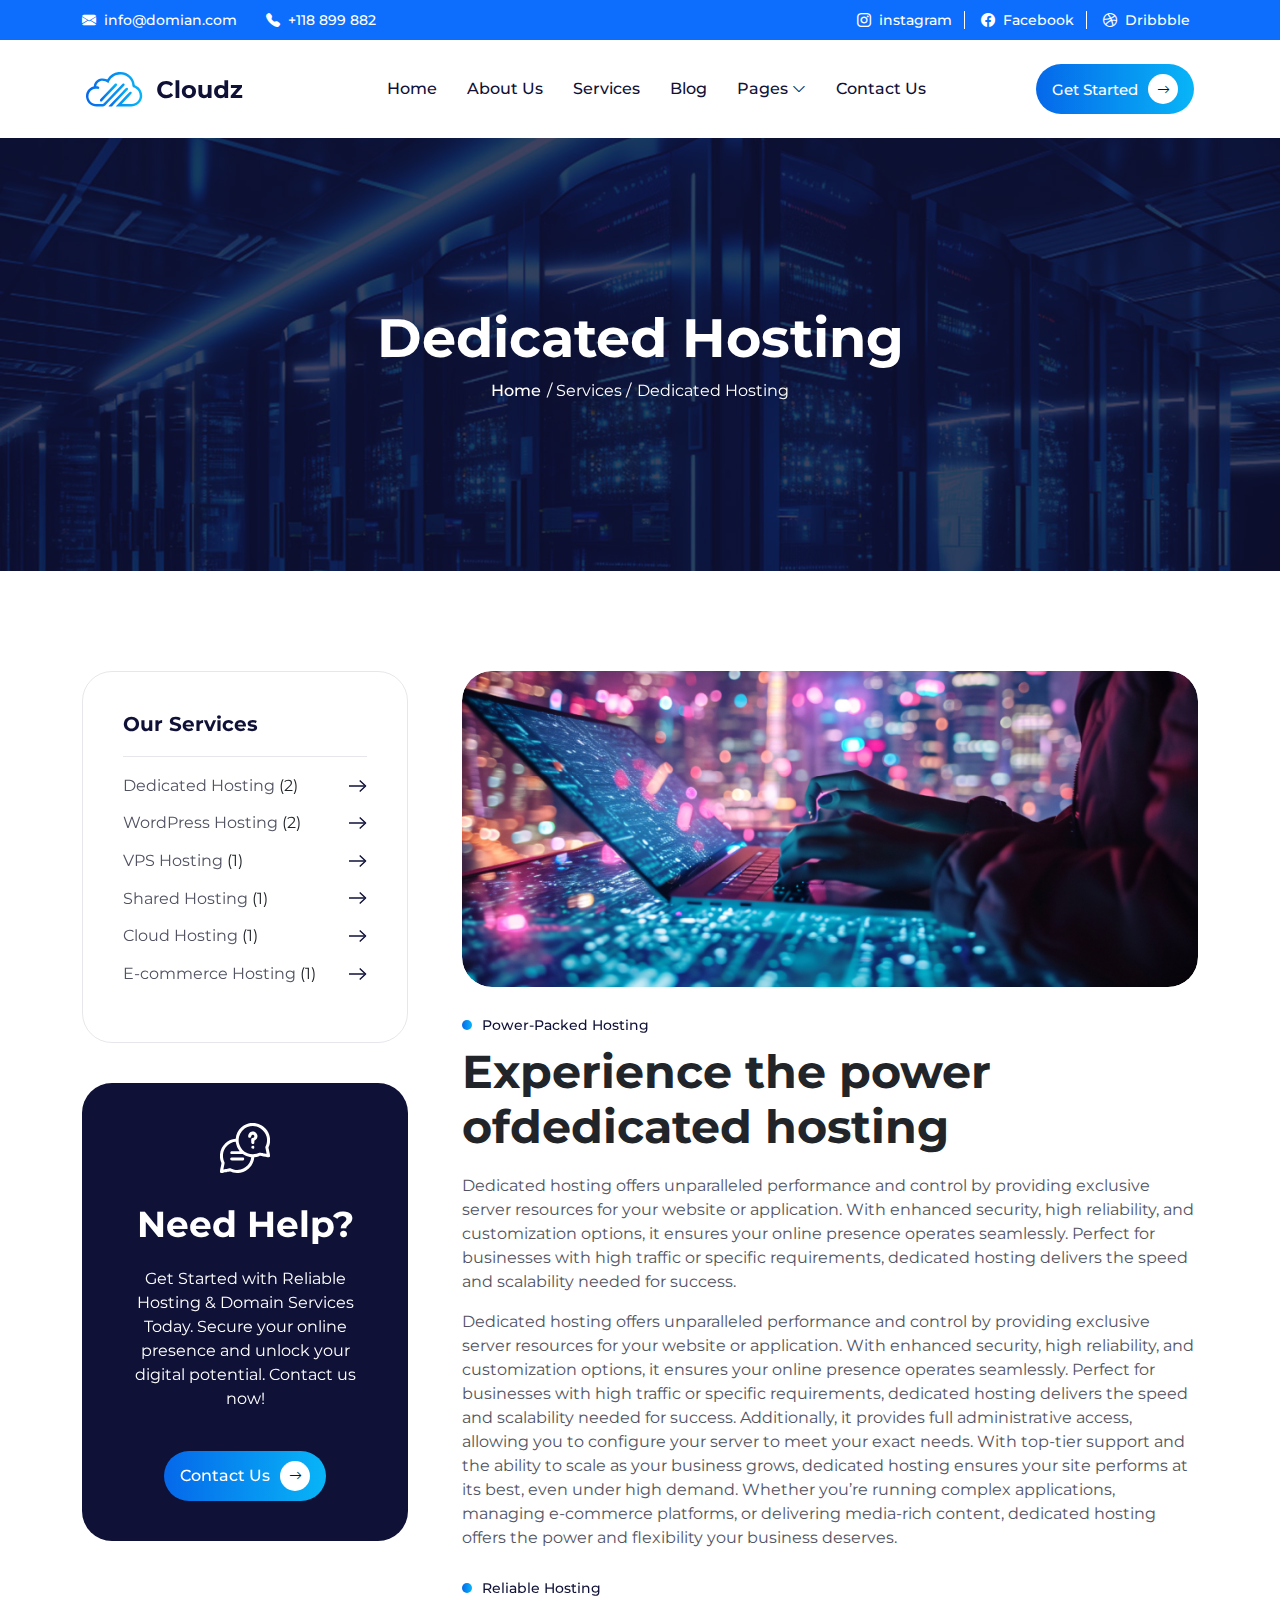
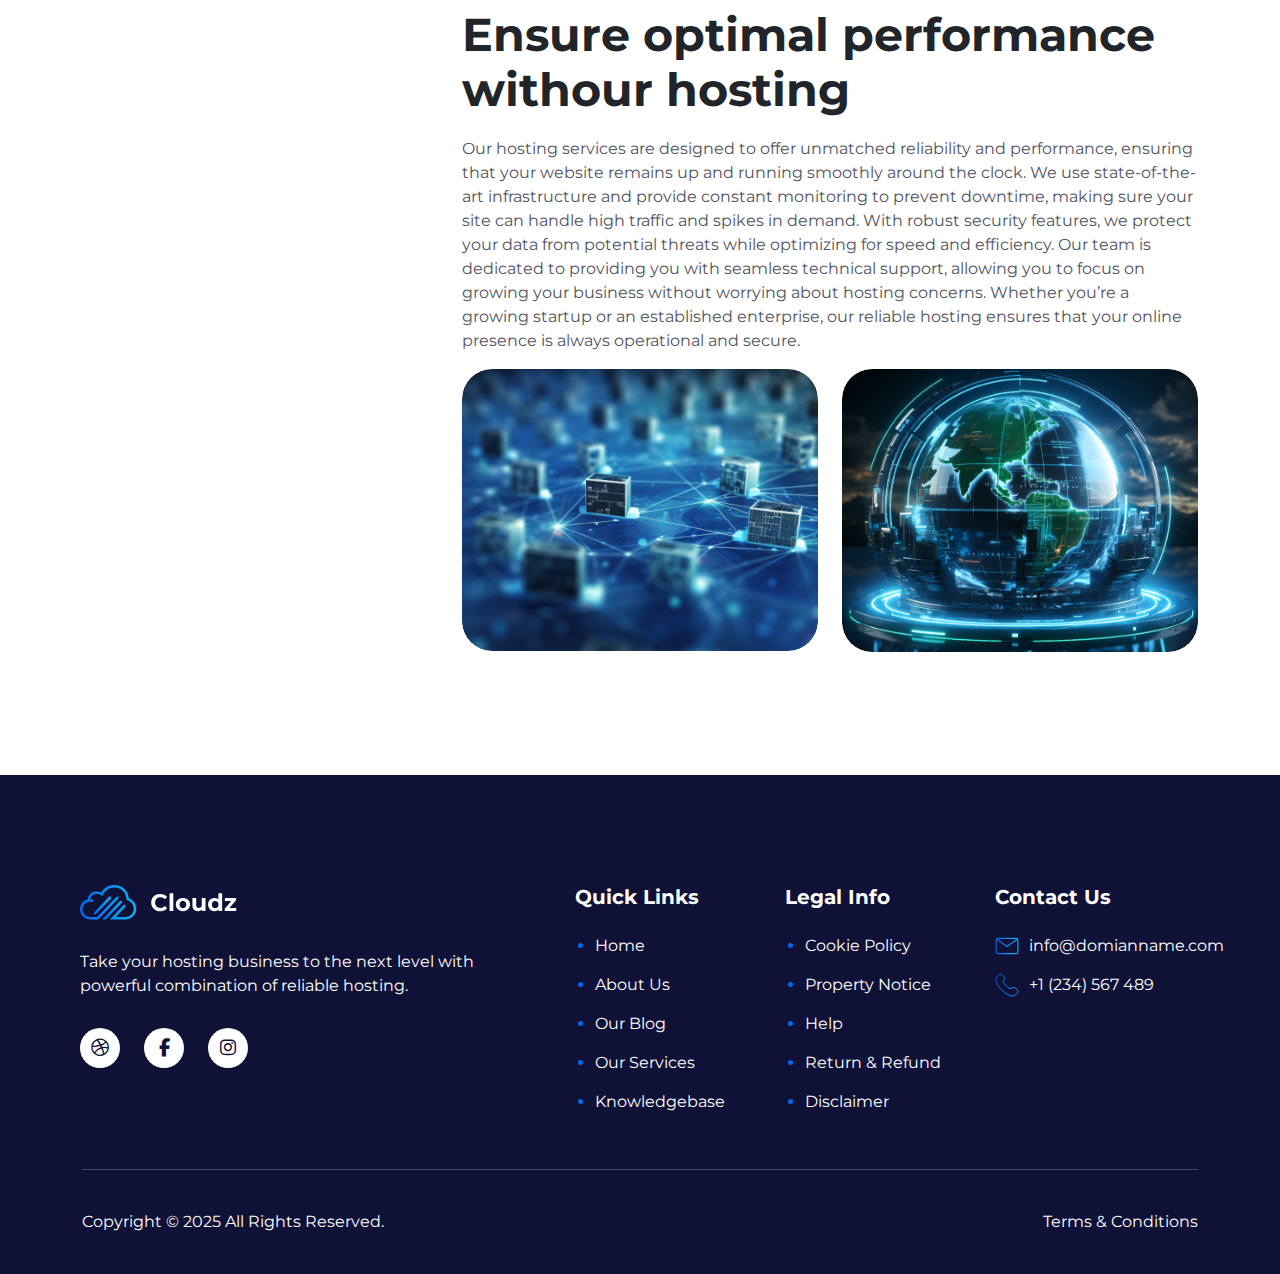
<file: service-details.html>
<!DOCTYPE html>
<html lang="en">

<head>
  <meta charset="UTF-8">
  <meta name="viewport" content="width=device-width, initial-scale=1.0">
  <title>dedicated-hosting-cloudz</title>

  <link rel="shortcut icon" href="image/favicon (1).png" type="image/x-icon">

  <!-- bootstrap -->
  <link rel="stylesheet" href="font/bootstrap-icons.min.css">
  <link rel="stylesheet" href="css/bootstrap.min.css">

  <!-- stylesheet -->
  <link rel="stylesheet" href="css/style.css">

  <!-- media query -->
  <link rel="stylesheet" href="css/media.css">

  <!-- font awesome -->
  <link rel="stylesheet" href="css/all.min.css">

  <!-- animation -->
  <link rel="stylesheet" href="css/animate.min.css">

  <!-- custome carousel -->
  <link rel="stylesheet" href="css/owl.carousel.min.css">
  <link rel="stylesheet" href="css/owl.theme.default.min.css">
</head>

<body>

  <header>
    <!-- start-top-header -->
    <div class="bg-primary p-2">
      <div class="container">
        <div class="row justify-content-between">
          <div class="col-md-auto col-12 text-center">
            <div class="top-header-left">
              <a href="mailto:info@domian.com">
                <i class="bi bi-envelope-fill me-1"></i>
                <span>info@domian.com</span>
              </a>
              <a href="tel:+118 899 882">
                <i class="bi bi-telephone-fill me-1"></i>
                <span>+118 899 882</span>
              </a>
            </div>
          </div>
          <div class="col-md-auto col-12">
            <div class="top-header-right">
              <a href="https://www.instagram.com/" class="b-right" target="_blank">
                <i class="bi bi-instagram me-1"></i>
                <span class="me-2">instagram</span>
              </a>
              <a href="https://www.facebook.com/" class="b-right" target="_blank">
                <i class="bi bi-facebook me-1 ms-3"></i>
                <span class="me-2">Facebook</span>
              </a>
              <a href="https://dribbble.com/" target="_blank">
                <i class="bi bi-dribbble me-1 ms-3"></i>
                <span class="me-2">Dribbble</span>
              </a>
            </div>
          </div>
        </div>
      </div>
    </div>
    <!-- end-top-header -->

    <!-- start-main-header -->
    <div class="container align-items-center text-center py-4">
      <div class="row align-items-center ">
        <div class="col-2">
          <a href="#">
            <img src="image/logo.svg" alt="">
          </a>
        </div>
        <div class="col-8">
          <nav>
            <ul class="main_menu flex justify-content-center">
              <li>
                <a href="index.html">Home</a>
              </li>
              <li>
                <a href="about.html">About Us</a>
              </li>
              <li>
                <a href="services.html">Services</a>
              </li>
              <li>
                <a href="Blog.html">Blog</a>
              </li>
              <li>
                <a href="Pages.html">Pages<i class="bi bi-chevron-down header-i ms-1"></i></a>
                <ul class="sub_menu text-start pt-1 pb-1">
                  <li><a href="service-details.html">Service Details</a></li>
                  <li><a href="Blog Details.html">Blog Details</a></li>
                  <li><a href="Knowledgebase.html">Knowledgebase</a></li>
                  <li><a href="Our Team.html">Our Team</a></li>
                  <li><a href="Team Details.html">Team Details</a></li>
                  <li><a href="Image Gallery.html">Image Gallery</a></li>
                  <li><a href="404.html">404</a></li>
                </ul>
              </li>
              <li>
                <a href="contact.html">Contact Us</a>
              </li>
            </ul>
          </nav>
        </div>
        <div class="col-2">
          <a href="contact.html" class="all-btn h-btn">
            <span class="header-btn">
              <span class="header-icon">
                <i class="bi bi-arrow-right"></i>
              </span>
              <span>Get Started</span>
            </span>
          </a>
          <a class="btn btn-primary menu-icon" data-bs-toggle="offcanvas" href="#offcanvasExample" role="button"
            aria-controls="offcanvasExample"><i class="bi bi-list"></i></a>
        </div>
      </div>
    </div>
    <!-- end-main-header -->

  </header>

  <main>
    <!-- start banner section -->
    <section>
      <div class="about-banner object-fit-cover">
        <div class="container">
          <div class="about-content">
            <div class="about1 d-flex justify-content-center">
              <h1 class="fw-bold about-size2">Dedicated Hosting</h1>
            </div>
            <div class="about2 d-flex justify-content-center">
              <ol class="d-flex">
                <li>
                  <a href="index.html" class="fw-medium">Home</a>
                </li>
                <li><a href="Our Team.html">/ Services /</a></li>
                <li>
                  <a href="service-details.html">Dedicated Hosting</a>
                </li>
              </ol>
            </div>
          </div>
        </div>
      </div>
    </section>
    <!-- end banner section -->

    <!-- knowledgebase section -->
    <section>
      <div class="spacer-y">
        <div class="container">
          <div class="row">
            <div class="col-xl-4 col-lg-12 col-md-12 ">
              <div class="knowledgebase-sidebarmain">
                <aside class="knowledgebase-sidebar">
                  <h3 class="fw-semibold">Our Services</h3>
                  <ul>
                    <li>
                      <a href="#">Dedicated Hosting</a> (2)
                    </li>
                    <li>
                      <a href="#">WordPress Hosting</a> (2)
                    </li>
                    <li>
                      <a href="#">VPS Hosting</a> (1)
                    </li>
                    <li>
                      <a href="#">Shared Hosting</a> (1)
                    </li>
                    <li>
                      <a href="#">Cloud Hosting</a> (1)
                    </li>
                    <li>
                      <a href="#">E-commerce Hosting</a> (1)
                    </li>
                  </ul>
                </aside>
                <aside class="knowledgebase-sidebar2 bgcolor">
                  <div class="knowledgebase-body text-center">
                    <div class="knowledgebase-icon">
                      <img src="image/icon-sidebar-cta.svg" alt="" class="text-center">
                    </div>
                    <div class="cta-contact-content">
                      <h2 class="fw-semibold counter-size">Need Help?</h2>
                      <p class="counter-size2">Get Started with Reliable Hosting & Domain Services
                        Today. Secure your online presence and unlock your digital potential.
                        Contact us now!</p>
                    </div>
                    <div class="contact-btn know-btn">
                      <a href="contact.html" class="all-btn slide_btn">
                        <span class="header-btn">
                          <span class="header-icon">
                            <i class="bi bi-arrow-right"></i>
                          </span>
                          <span>Contact Us</span>
                        </span>
                      </a>
                    </div>
                  </div>
                </aside>
              </div>
            </div>
            <div class="col-xl-8 col-lg-12 col-md-12">
              <div class="serviced-section">
                <div class="serviced-img client-img">
                  <img src="image/service-details-img1.png" alt="">
                </div>
                <div class="serviced-content">
                  <div>
                    <h3 class="frist-contact fw-medium">Power-Packed Hosting</h3>
                  </div>
                  <div class="c-sub-title text-start">
                    <h2 class="fw-bold counter-size">Experience the power ofdedicated hosting</h2>
                  </div>
                  <div class="c-sub2-title text-start">
                    <p class="counter-size2">Dedicated hosting offers unparalleled performance and
                      control by providing exclusive server resources for your website or application. With enhanced
                      security, high reliability, and customization options, it ensures your online presence operates
                      seamlessly. Perfect for businesses with high traffic or specific requirements, dedicated hosting
                      delivers the speed and scalability needed for success.</p>
                    <p class="counter-size2">Dedicated hosting offers unparalleled performance and
                      control by providing exclusive server resources for your website or application. With enhanced
                      security, high reliability, and customization options, it ensures your online presence operates
                      seamlessly. Perfect for businesses with high traffic or specific requirements, dedicated hosting
                      delivers the speed and scalability needed for success. Additionally, it provides full
                      administrative access, allowing you to configure your server to meet your exact needs. With
                      top-tier support and the ability to scale as your business grows, dedicated hosting ensures your
                      site performs at its best, even under high demand. Whether you’re running complex applications,
                      managing e-commerce platforms, or delivering media-rich content, dedicated hosting offers the
                      power and flexibility your business deserves.</p>
                  </div>
                </div>
                <div class="serviced-content">
                  <div>
                    <h3 class="frist-contact fw-medium">Reliable Hosting</h3>
                  </div>
                  <div class="c-sub-title text-start">
                    <h2 class="fw-bold counter-size ">Ensure optimal performance withour hosting</h2>
                  </div>
                  <div class="c-sub2-title text-start">
                    <p class="counter-size2">Our hosting services are designed to offer unmatched
                      reliability and performance, ensuring that your website remains up and running smoothly around the
                      clock. We use state-of-the-art infrastructure and provide constant monitoring to prevent downtime,
                      making sure your site can handle high traffic and spikes in demand. With robust security features,
                      we protect your data from potential threats while optimizing for speed and efficiency. Our team is
                      dedicated to providing you with seamless technical support, allowing you to focus on growing your
                      business without worrying about hosting concerns. Whether you’re a growing startup or an
                      established enterprise, our reliable hosting ensures that your online presence is always
                      operational and secure.</p>
                  </div>
                </div>
                <div class="row serviced-section2 ">
                  <div class="col-xl-6 col-lg-6 col-md-6 mb-4">
                    <div class="client-img">
                      <img src="image/h1.png" alt="">
                    </div>
                  </div>
                  <div class="col-xl-6 col-lg-6 col-md-6">
                    <div class="client-img">
                      <img src="image/h2.png" alt="">
                    </div>
                  </div>
                </div>
              </div>
            </div>
          </div>
        </div>
      </div>
    </section>
    <!-- knowledgebase section -->
  </main>

  <div class="offcanvas offcanvas-start offcanvas-backcolor" tabindex="-1" id="offcanvasExample"
    aria-labelledby="offcanvasExampleLabel">
    <div class="offcanvas-header offcanvas-border">
      <button type="button" class="btn-close h-close" data-bs-dismiss="offcanvas" aria-label="Close"></button>
    </div>
    <div class="offcanvas-body">
      <ul class="navbar-nav justify-content-end flex-grow-1 pe-3 mob-main-menu">
        <li class="nav-item">
          <a class="nav-link" href="index.html">Home</a>
        </li>
        <li class="nav-item">
          <a class="nav-link" href="about.html">About Us</a>
        </li>
        <li class="nav-item">
          <a class="nav-link" href="services.html">Services</a>
        </li>
        <li class="nav-item">
          <a class="nav-link" href="Blog.html">Blog</a>
        </li>
        <li class="nav-item dropdown">
          <a class="nav-link" href="#" role="button" data-bs-toggle="dropdown" aria-expanded="false">
            Pages<i class="bi bi-chevron-down header-i ps-1"></i>
          </a>
          <ul class="dropdown-menu mob-sub-menu">
            <li><a class="dropdown-item" href="service-details.html">Service Details</a></li>
            <li><a class="dropdown-item" href="Blog Details.html">Blog Details</a></li>
            <li><a class="dropdown-item" href="Knowledgebase.html">Knowledgebase</a></li>
            <li><a class="dropdown-item" href="Our Team.html">Our Team</a></li>
            <li><a class="dropdown-item" href="Team Details.html">Team Details</a></li>
            <li><a class="dropdown-item" href="Image Gallery.html">Image Gallery</a></li>
            <li><a class="dropdown-item" href="404.html">404</a></li>
          </ul>
        </li>
        <li class="nav-item">
          <a class="nav-link" href="contact.html">Contact Us</a>
        </li>
      </ul>
    </div>
  </div>

  <footer>
    <div class="bgcolor spacer-t">
      <div class="container">
        <div class="footer-main row">
          <div class="footer-1 col-xl-5 col-lg-12 col-md-12 col-12 col-sm-12">
            <div class="footer-sub">
              <div class="footer-logo">
                <a href="index.html"><img src="image/footer-logo.svg" alt=""></a>
              </div>
              <div class="footer-body">
                <p>Take your hosting business to the next level with powerful combination of reliable hosting.</p>
              </div>
              <div class="footer-icon">
                <ul>
                  <li class="footer-d">
                    <a href="https://dribbble.com/" class="footer-dribble text-center">
                      <i class="fa-brands fa-dribbble"></i>
                    </a>
                  </li>
                  <li class="footer-d">
                    <a href="https://www.facebook.com/" class="footer-dribble text-center">
                      <i class="fa-brands fa-facebook-f"></i>
                    </a>
                  </li>
                  <li class="footer-d">
                    <a href="https://www.instagram.com/" class="footer-dribble text-center">
                      <i class="fa-brands fa-instagram"></i>
                    </a>
                  </li>
                </ul>
              </div>
            </div>
          </div>
          <div class="footer-2 col-xl-2 col-lg-4 col-md-3 col-5 col-sm-2">
            <div class="footer-title">
              <h3 class="fw-semibold">Quick Links</h3>
            </div>
            <div class="footer-listmain">
              <ul class="footer-list">
                <li>
                  <a href="index.html" class="fw-normal">Home</a>
                </li>
                <li>
                  <a href="about.html" class="fw-normal">About Us</a>
                </li>
                <li>
                  <a href="Blog.html" class="fw-normal">Our Blog</a>
                </li>
                <li>
                  <a href="services.html" class="fw-normal">Our Services</a>
                </li>
                <li>
                  <a href="Knowledgebase.html" class="fw-normal">Knowledgebase</a>
                </li>
              </ul>
            </div>
          </div>
          <div class="footer-2 col-xl-2 col-lg-4 col-md-3 col-5 col-sm-2">
            <div class="footer-title">
              <h3 class="fw-semibold">Legal Info</h3>
            </div>
            <div class="footer-listmain">
              <ul class="footer-list">
                <li>
                  <a href="#" class="fw-normal">Cookie Policy</a>
                </li>
                <li>
                  <a href="#" class="fw-normal">Property Notice</a>
                </li>
                <li>
                  <a href="#" class="fw-normal">Help</a>
                </li>
                <li>
                  <a href="#" class="fw-normal">Return & Refund</a>
                </li>
                <li>
                  <a href="#" class="fw-normal">Disclaimer</a>
                </li>
              </ul>
            </div>
          </div>
          <div class="footer-2 col-xl-2 col-lg-3 col-md-3 col-12 col-sm-10">
            <div class="footer-title">
              <h3 class="fw-semibold">Contact Us</h3>
            </div>
            <div class="footer-listicon">
              <ul class="footer-listicon2">
                <li class="d-flex">
                  <img src="image/email.svg" alt="">
                  <a href="mailto:info@domian.com" class="fw-normal"></a>
                  <span>info@domianname.com</span>
                </li>
                <li class="d-flex">
                  <img src="image/call.svg" alt="">
                  <a href="tel:(234) 567 489" class="fw-normal"></a>
                  <span>+1 (234) 567 489</span>
                </li>
              </ul>
            </div>
          </div>
        </div>
        <div class="footer-bottom"></div>
        <div class="footer-main2 d-flex row">
          <div class="footer-bottom1 col-xl-6 col-lg-6 col-md-6 col-12 col-sm-10">
            <p>Copyright © 2025 All Rights Reserved.</p>
          </div>
          <div class="footer-bottom1 text-end col-xl-6 col-lg-6 col-md-6 col-12 col-sm-10">
            <p>Terms & Conditions</p>
          </div>
        </div>
      </div>
    </div>
  </footer>

  <script src="js/bootstrap.bundle.min.js"></script>
  <script src="js/jquery-3.7.1.min.js"></script>
  <script src="js/owl.carousel.min.js"></script>
  <script src="js/script.js"></script>
  <script src="js/wow.js"></script>
</body>

</html>
</file>
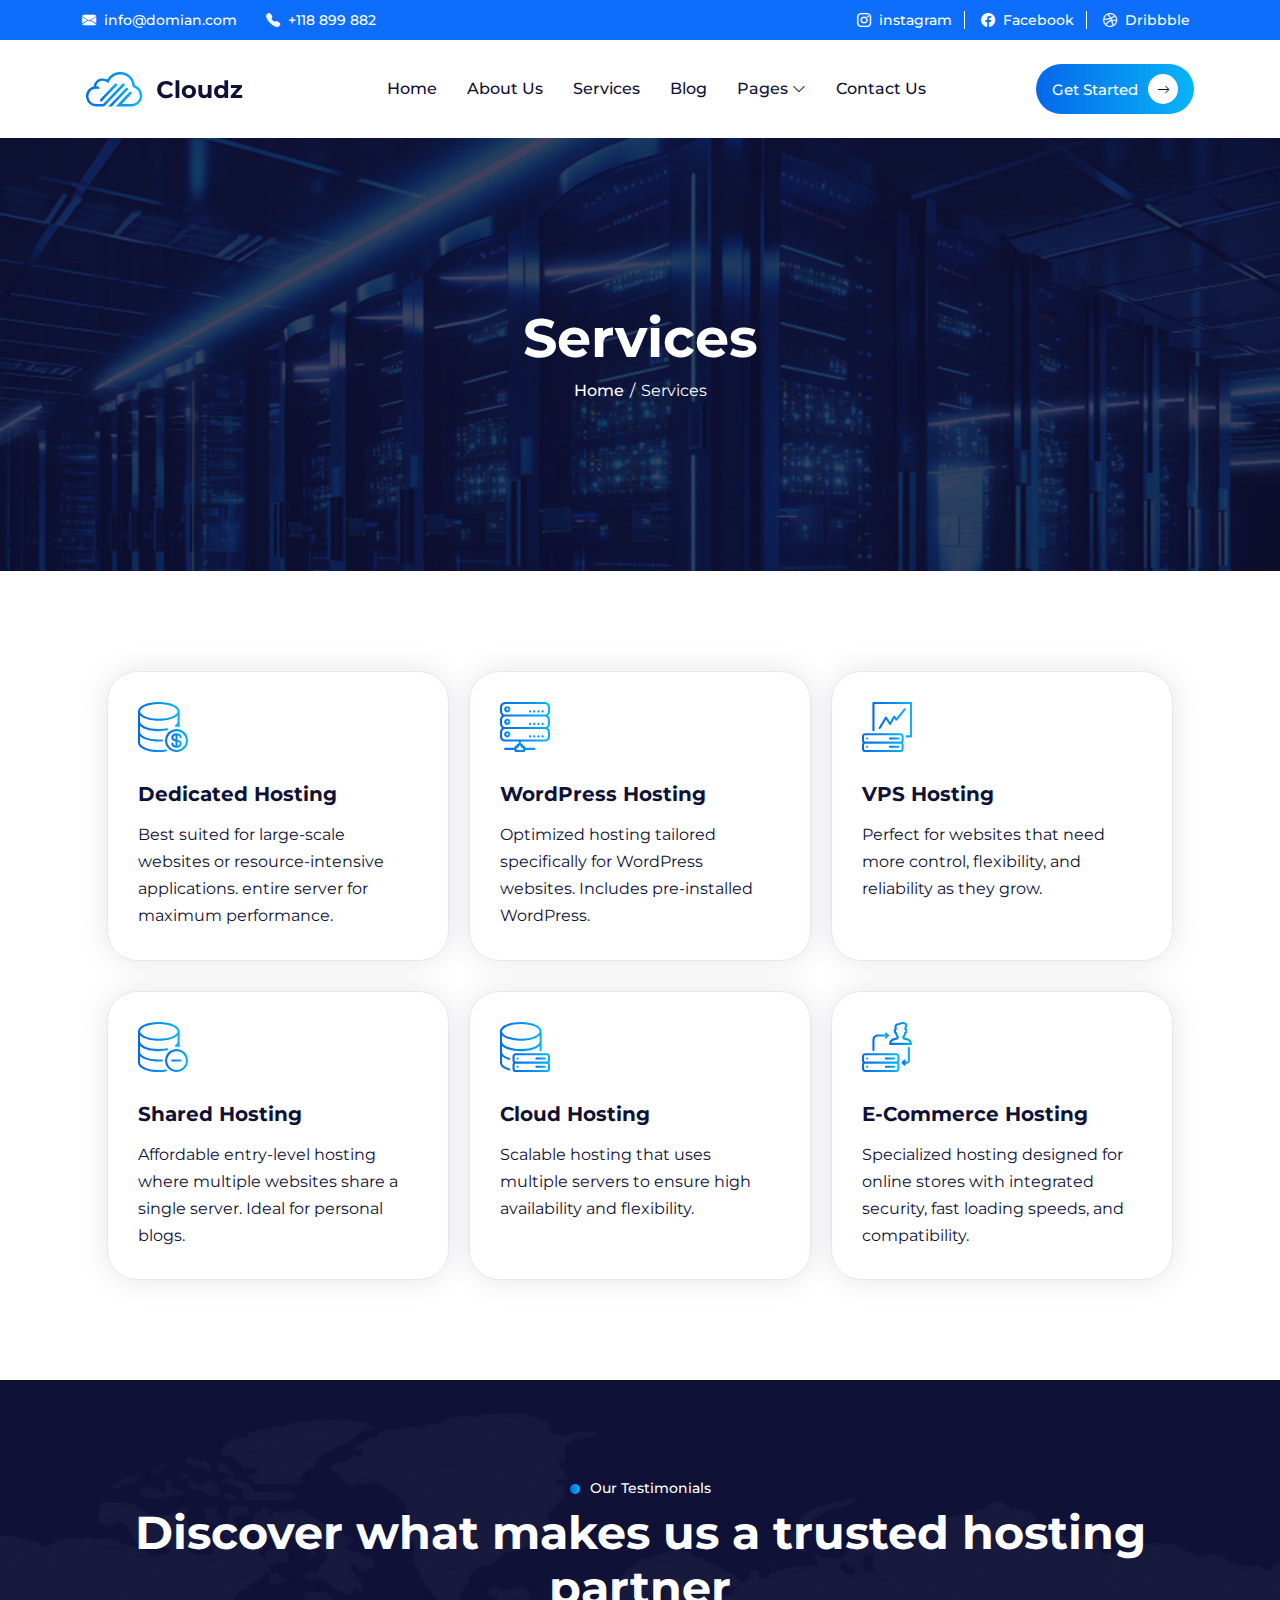
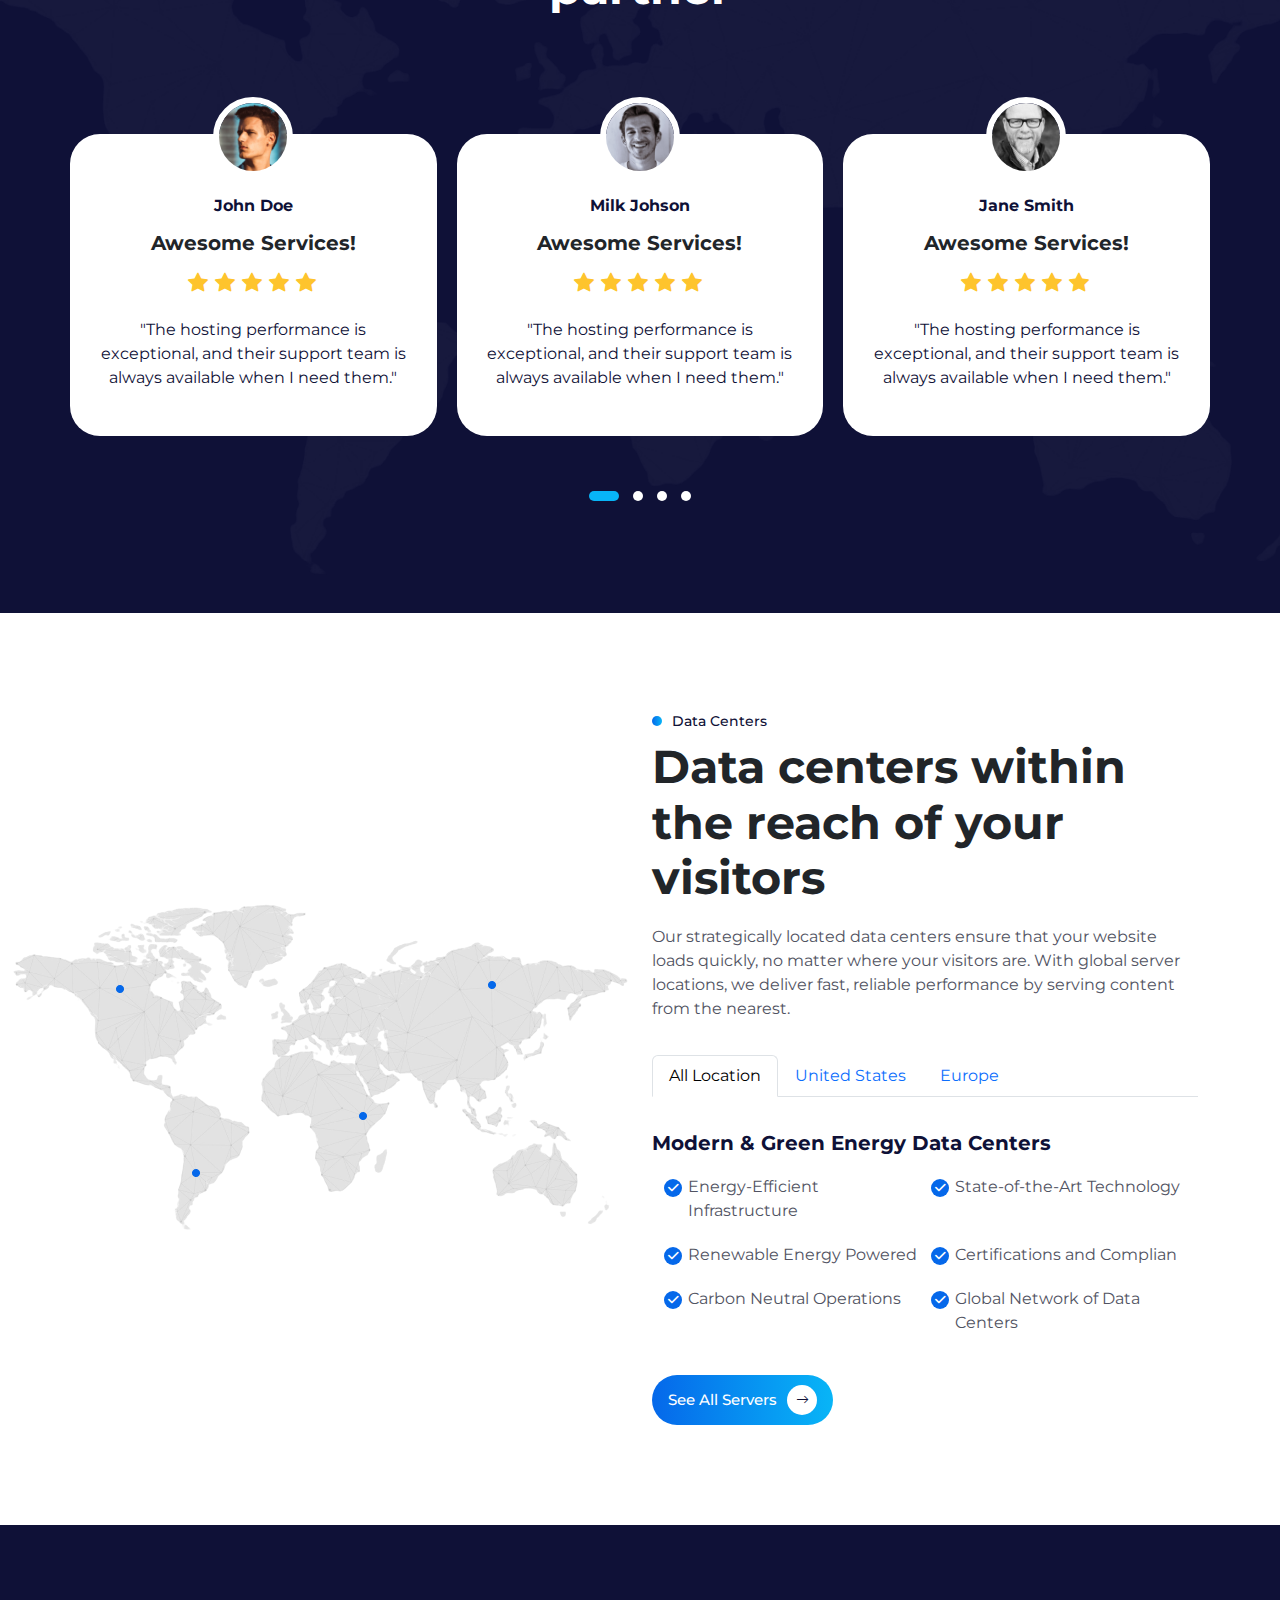
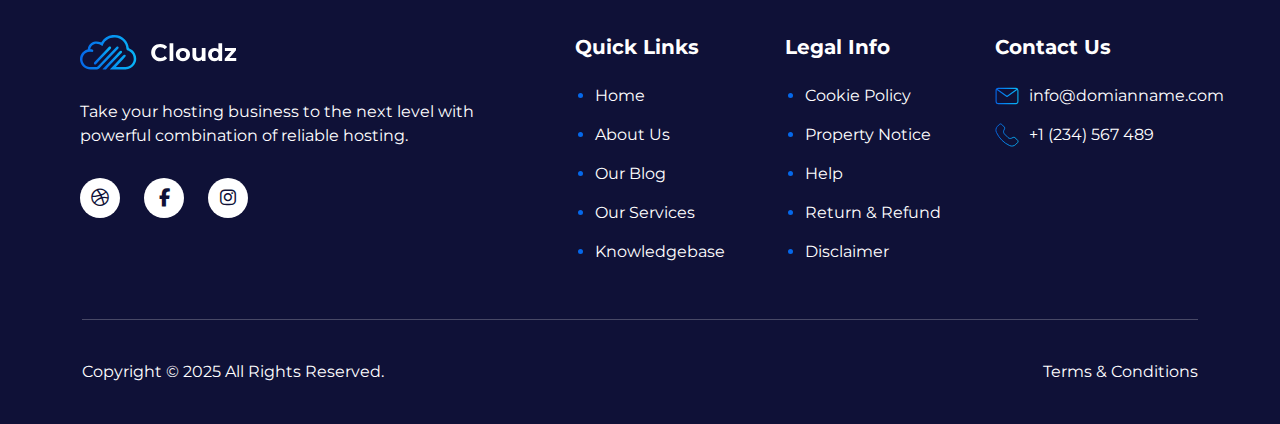
<file: services.html>
<!DOCTYPE html>
<html lang="en">

<head>
  <meta charset="UTF-8">
  <meta name="viewport" content="width=device-width, initial-scale=1.0">
  <title>Cloudz – Web Hosting and WHMCS WordPress Theme</title>

  <link rel="shortcut icon" href="image/favicon (1).png" type="image/x-icon">

  <!-- bootstrap -->
  <link rel="stylesheet" href="font/bootstrap-icons.min.css">
  <link rel="stylesheet" href="css/bootstrap.min.css">

  <!-- stylesheet -->
  <link rel="stylesheet" href="css/style.css">

  <!-- media query -->
  <link rel="stylesheet" href="css/media.css">

  <!-- font awesome -->
  <link rel="stylesheet" href="css/all.min.css">

  <!-- animation -->
  <link rel="stylesheet" href="css/animate.min.css">

  <!-- custome carousel -->
  <link rel="stylesheet" href="css/owl.carousel.min.css">
  <link rel="stylesheet" href="css/owl.theme.default.min.css">

</head>

<body>

  <header>
    <!-- start-top-header -->
    <div class="bg-primary p-2">
      <div class="container">
        <div class="row justify-content-between">
          <div class="col-md-auto col-12 text-center">
            <div class="top-header-left">
              <a href="mailto:info@domian.com">
                <i class="bi bi-envelope-fill me-1"></i>
                <span>info@domian.com</span>
              </a>
              <a href="tel:+118 899 882">
                <i class="bi bi-telephone-fill me-1"></i>
                <span>+118 899 882</span>
              </a>
            </div>
          </div>
          <div class="col-md-auto col-12">
            <div class="top-header-right">
              <a href="https://www.instagram.com/" class="b-right" target="_blank">
                <i class="bi bi-instagram me-1"></i>
                <span class="me-2">instagram</span>
              </a>
              <a href="https://www.facebook.com/" class="b-right" target="_blank">
                <i class="bi bi-facebook me-1 ms-3"></i>
                <span class="me-2">Facebook</span>
              </a>
              <a href="https://dribbble.com/" target="_blank">
                <i class="bi bi-dribbble me-1 ms-3"></i>
                <span class="me-2">Dribbble</span>
              </a>
            </div>
          </div>
        </div>
      </div>
    </div>
    <!-- end-top-header -->

    <!-- start-main-header -->
    <div class="container align-items-center text-center py-4">
      <div class="row align-items-center ">
        <div class="col-2">
          <a href="#">
            <img src="image/logo.svg" alt="">
          </a>
        </div>
        <div class="col-8">
          <nav>
            <ul class="main_menu flex justify-content-center">
              <li>
                <a href="index.html">Home</a>
              </li>
              <li>
                <a href="about.html">About Us</a>
              </li>
              <li>
                <a href="services.html">Services</a>
              </li>
              <li>
                <a href="Blog.html">Blog</a>
              </li>
              <li>
                <a href="Pages.html">Pages<i class="bi bi-chevron-down header-i ms-1"></i></a>
                <ul class="sub_menu text-start pt-1 pb-1">
                  <li><a href="service-details.html">Service Details</a></li>
                  <li><a href="Blog Details.html">Blog Details</a></li>
                  <li><a href="Knowledgebase.html">Knowledgebase</a></li>
                  <li><a href="Our Team.html">Our Team</a></li>
                  <li><a href="Team Details.html">Team Details</a></li>
                  <li><a href="Image Gallery.html">Image Gallery</a></li>
                  <li><a href="404.html">404</a></li>
                </ul>
              </li>
              <li>
                <a href="contact.html">Contact Us</a>
              </li>
            </ul>
          </nav>
        </div>
        <div class="col-2">
          <a href="contact.html" class="all-btn h-btn">
            <span class="header-btn">
              <span class="header-icon">
                <i class="bi bi-arrow-right"></i>
              </span>
              <span>Get Started</span>
            </span>
          </a>
          <a class="btn btn-primary menu-icon" data-bs-toggle="offcanvas" href="#offcanvasExample" role="button"
            aria-controls="offcanvasExample"><i class="bi bi-list"></i></a>
        </div>
      </div>
    </div>
    <!-- end-main-header -->

  </header>

  <main>
    <!-- start banner section -->
    <section>
      <div class="about-banner object-fit-cover">
        <div class="container">
          <div class="about-content">
            <div class="about1 d-flex justify-content-center">
              <h1 class="fw-bold about-size2">Services</h1>
            </div>
            <div class="about2 d-flex justify-content-center">
              <ol class="d-flex">
                <li>
                  <a href="index.html" class="fw-medium">Home</a>
                </li>
                <li>/</li>
                <li>
                  <a href="services.html">Services</a>
                </li>
              </ol>
            </div>
          </div>
        </div>
      </div>
    </section>
    <!-- end banner section -->

    <!-- start service section -->
    <section>
      <div class="spacer-y">
        <div class="container">
          <div class="justify-content-center row service-row">
            <div class="service-box box-service col-xl-3 col-lg-6 col-md-6">
              <div class="sbox-body">
                <img src="image/s11.svg" alt="" class="position-relative z-1">
                <h3 class="box-color position-relative z-1">Dedicated Hosting</h3>
                <p class="box-color position-relative z-1">Best suited for large-scale websites or resource-intensive
                  applications. entire server for maximum
                  performance.</p>
              </div>
            </div>
            <div class="service-box box-service col-xl-3 col-lg-6 col-md-6">
              <div class="sbox-body">
                <img src="image/s12.svg" alt="" class="position-relative z-1">
                <h3 class="box-color position-relative z-1">WordPress Hosting</h3>
                <p class="box-color position-relative z-1">Optimized hosting tailored specifically for WordPress
                  websites. Includes pre-installed WordPress.
                </p>
              </div>
            </div>
            <div class="service-box box-service col-xl-3 col-lg-6 col-md-6">
              <div class="sbox-body">
                <img src="image/s13.svg" alt="" class="position-relative z-1">
                <h3 class="box-color position-relative z-1">VPS Hosting</h3>
                <p class="box-color position-relative z-1">Perfect for websites that need more control, flexibility, and
                  reliability as they grow.</p>
              </div>
            </div>
            <div class="service-box box-service col-xl-3 col-lg-6 col-md-6">
              <div class="sbox-body">
                <img src="image/s14.svg" alt="" class="position-relative z-1">
                <h3 class="box-color position-relative z-1">Shared Hosting</h3>
                <p class="box-color position-relative z-1">Affordable entry-level hosting where multiple websites share
                  a single server. Ideal for personal
                  blogs.</p>
              </div>
            </div>
            <div class="service-box box-service col-xl-3 col-lg-6 col-md-6">
              <div class="sbox-body">
                <img src="image/s15.svg" alt="" class="position-relative z-1">
                <h3 class="box-color position-relative z-1">Cloud Hosting</h3>
                <p class="box-color position-relative z-1">Scalable hosting that uses multiple servers to ensure high
                  availability and flexibility.</p>
              </div>
            </div>
            <div class="service-box box-service col-xl-3 col-lg-6 col-md-6">
              <div class="sbox-body">
                <img src="image/s16.svg" alt="" class="position-relative z-1">
                <h3 class="box-color position-relative z-1">E-Commerce Hosting</h3>
                <p class="box-color position-relative z-1">Specialized hosting designed for online stores with
                  integrated security, fast loading speeds, and
                  compatibility.</p>
              </div>
            </div>
          </div>
        </div>
      </div>
    </section>
    <!-- end service section -->

    <!-- start testimonial section -->
    <section>
      <div class="testimonial-img">
        <div class="container spacer-y">
          <div class="search-main testimonial-main">
            <div class="search d-flex justify-content-center">
              <h3 class="text-center serch-sub-title fw-medium s1 mb-2">Our Testimonials</h3>
            </div>
            <div class="d-flex justify-content-center">
              <h2 class="serch-main-title s1 testimonial-width counter-size">Discover what makes us a
                trusted hosting partner</h2>
            </div>
          </div>
          <div class="owl-carousel owl-theme" id="testimonial-owl-slider">
            <div class="testimonial-box">
              <div class="testimonial-sliderimg">
                <img src="image/test4.jpeg" alt="">
              </div>
              <div class="testimonial-text text-center">
                <strong class="fw-bold">John Doe</strong>
                <span class="fw-bold">Awesome Services!</span>
              </div>
              <div class="testimonial-star text-center">
                <ul class="p-0">
                  <i class="bi bi-star-fill"></i>
                  <i class="bi bi-star-fill"></i>
                  <i class="bi bi-star-fill"></i>
                  <i class="bi bi-star-fill"></i>
                  <i class="bi bi-star-fill"></i>
                </ul>
                <p>"The hosting performance is exceptional, and their support team is always
                  available when I need them."</p>
              </div>
            </div>
            <div class="testimonial-box">
              <div class="testimonial-sliderimg">
                <img src="image/text3.png" alt="">
              </div>
              <div class="testimonial-text text-center">
                <strong class="fw-bold">Milk Johson</strong>
                <span class="fw-bold">Awesome Services!</span>
              </div>
              <div class="testimonial-star text-center">
                <ul class="p-0">
                  <i class="bi bi-star-fill"></i>
                  <i class="bi bi-star-fill"></i>
                  <i class="bi bi-star-fill"></i>
                  <i class="bi bi-star-fill"></i>
                  <i class="bi bi-star-fill"></i>
                </ul>
                <p>"The hosting performance is exceptional, and their support team is always
                  available when I need them."</p>
              </div>
            </div>
            <div class="testimonial-box">
              <div class="testimonial-sliderimg">
                <img src="image/test2.png" alt="">
              </div>
              <div class="testimonial-text text-center">
                <strong class="fw-bold">Jane Smith</strong>
                <span class="fw-bold">Awesome Services!</span>
              </div>
              <div class="testimonial-star text-center">
                <ul class="p-0">
                  <i class="bi bi-star-fill"></i>
                  <i class="bi bi-star-fill"></i>
                  <i class="bi bi-star-fill"></i>
                  <i class="bi bi-star-fill"></i>
                  <i class="bi bi-star-fill"></i>
                </ul>
                <p>"The hosting performance is exceptional, and their support team is always
                  available when I need them."</p>
              </div>
            </div>
            <div class="testimonial-box">
              <div class="testimonial-sliderimg">
                <img src="image/test1.png" alt="">
              </div>
              <div class="testimonial-text text-center">
                <strong class="fw-bold">Marvin McKinney</strong>
                <span class="fw-bold">Awesome Services!</span>
              </div>
              <div class="testimonial-star text-center">
                <ul class="p-0">
                  <i class="bi bi-star-fill"></i>
                  <i class="bi bi-star-fill"></i>
                  <i class="bi bi-star-fill"></i>
                  <i class="bi bi-star-fill"></i>
                  <i class="bi bi-star-fill"></i>
                </ul>
                <p>"The hosting performance is exceptional, and their support team is always
                  available when I need them."</p>
              </div>
            </div>
          </div>
        </div>
      </div>
    </section>
    <!-- end testimonial section -->

    <!-- start data section -->
    <section>
      <div class="spacer-y">
        <div class="container security-main">
          <div class="row">
            <div class="security-left col-xl-6 col-lg-12 d-flex align-items-center">
              <div class="data-one d-flex justify-content-center align-items-center">
                <img src="image/map.png" alt="" class="object-fit-cover">
              </div>
            </div>
            <div class="data-right col-xl-6 col-lg-12">
              <div>
                <h3 class="frist-contact serch-sub-title fw-medium ">Data Centers</h3>
              </div>
              <div class="c-sub-title text-start ">
                <h2 class="fw-bold data-width counter-size">Data centers within the
                  reach of your visitors</h2>
              </div>
              <div class="c-sub2-title text-start">
                <p class="data-width2 counter-size2">Our strategically located data centers ensure that your website
                  loads
                  quickly, no matter where your visitors are. With global server locations, we deliver fast, reliable
                  performance by serving content from the nearest.</p>
              </div>
              <div class="data-tab">
                <nav>
                  <div class="nav nav-tabs" id="nav-tab" role="tablist">
                    <button class="nav-link active" id="nav-home-tab" data-bs-toggle="tab" data-bs-target="#nav-home"
                      type="button" role="tab" aria-controls="nav-home" aria-selected="true">All Location</button>
                    <button class="nav-link" id="nav-profile-tab" data-bs-toggle="tab" data-bs-target="#nav-profile"
                      type="button" role="tab" aria-controls="nav-profile" aria-selected="false">United States</button>
                    <button class="nav-link" id="nav-contact-tab" data-bs-toggle="tab" data-bs-target="#nav-contact"
                      type="button" role="tab" aria-controls="nav-contact" aria-selected="false">Europe</button>
                  </div>
                </nav>
              </div>
              <h2 class="data-center fw-bold">Modern & Green Energy Data Centers</h2>
              <div class="tab-content" id="nav-tabContent">
                <div class="tab-pane fade show active" id="nav-home" role="tabpanel" aria-labelledby="nav-home-tab"
                  tabindex="0">
                  <ul class="data-item">
                    <li class="d-flex data-item2">
                      <span class="d-flex">
                        <i class="fa-solid fa-check data-icon"></i>
                      </span>
                      <span class="data-text">Energy-Efficient Infrastructure</span>
                    </li>
                    <li class="d-flex data-item2">
                      <span class="d-flex">
                        <i class="fa-solid fa-check data-icon"></i>
                      </span>
                      <span class="data-text">State-of-the-Art Technology</span>
                    </li>
                    <li class="d-flex data-item2">
                      <span class="d-flex">
                        <i class="fa-solid fa-check data-icon"></i>
                      </span>
                      <span class="data-text">Renewable Energy Powered</span>
                    </li>
                    <li class="d-flex data-item2">
                      <span class="d-flex">
                        <i class="fa-solid fa-check data-icon"></i>
                      </span>
                      <span class="data-text">Certifications and Complian</span>
                    </li>
                    <li class="d-flex data-item2">
                      <span class="d-flex">
                        <i class="fa-solid fa-check data-icon"></i>
                      </span>
                      <span class="data-text">Carbon Neutral Operations</span>
                    </li>
                    <li class="d-flex data-item2">
                      <span class="d-flex">
                        <i class="fa-solid fa-check data-icon"></i>
                      </span>
                      <span class="data-text">Global Network of Data Centers</span>
                    </li>
                  </ul>
                </div>
                <div class="tab-pane fade" id="nav-profile" role="tabpanel" aria-labelledby="nav-profile-tab"
                  tabindex="0">
                  <ul class="data-item">
                    <li class="d-flex data-item2">
                      <span class="d-flex">
                        <i class="fa-solid fa-check data-icon"></i>
                      </span>
                      <span class="data-text">State-of-the-Art Technology</span>
                    </li>
                    <li class="d-flex data-item2">
                      <span class="d-flex">
                        <i class="fa-solid fa-check data-icon"></i>
                      </span>
                      <span class="data-text">Energy-Efficient Infrastructu</span>
                    </li>
                    <li class="d-flex data-item2">
                      <span class="d-flex">
                        <i class="fa-solid fa-check data-icon"></i>
                      </span>
                      <span class="data-text">Certifications and Compliance</span>
                    </li>
                    <li class="d-flex data-item2">
                      <span class="d-flex">
                        <i class="fa-solid fa-check data-icon"></i>
                      </span>
                      <span class="data-text">Renewable Energy Powered</span>
                    </li>
                    <li class="d-flex data-item2">
                      <span class="d-flex">
                        <i class="fa-solid fa-check data-icon"></i>
                      </span>
                      <span class="data-text">Global Network of Data Centers</span>
                    </li>
                    <li class="d-flex data-item2">
                      <span class="d-flex">
                        <i class="fa-solid fa-check data-icon"></i>
                      </span>
                      <span class="data-text">Carbon Neutral Operations</span>
                    </li>
                  </ul>
                </div>
                <div class="tab-pane fade" id="nav-contact" role="tabpanel" aria-labelledby="nav-contact-tab"
                  tabindex="0">
                  <ul class="data-item">
                    <li class="d-flex data-item2">
                      <span class="d-flex">
                        <i class="fa-solid fa-check data-icon"></i>
                      </span>
                      <span class="data-text">State-of-the-Art Technology</span>
                    </li>
                    <li class="d-flex data-item2">
                      <span class="d-flex">
                        <i class="fa-solid fa-check data-icon"></i>
                      </span>
                      <span class="data-text">Renewable Energy Powered</span>
                    </li>
                    <li class="d-flex data-item2">
                      <span class="d-flex">
                        <i class="fa-solid fa-check data-icon"></i>
                      </span>
                      <span class="data-text">Certifications and Compliance</span>
                    </li>
                    <li class="d-flex data-item2">
                      <span class="d-flex ">
                        <i class="fa-solid fa-check data-icon"></i>
                      </span>
                      <span class="data-text">Global Network of Data Centers</span>
                    </li>
                    <li class="d-flex data-item2">
                      <span class="d-flex">
                        <i class="fa-solid fa-check data-icon"></i>
                      </span>
                      <span class="data-text">Carbon Neutral Operations</span>
                    </li>
                    <li class="d-flex data-item2">
                      <span class="d-flex">
                        <i class="fa-solid fa-check data-icon"></i>
                      </span>
                      <span class="data-text">Energy-Efficient Infrastructure</span>
                    </li>
                  </ul>
                </div>
              </div>
              <div class="security-button">
                <a href="#" class="all-btn slide_btn">
                  <span class="header-btn">
                    <span class="header-icon">
                      <i class="bi bi-arrow-right"></i>
                    </span>
                    <span>See All Servers</span>
                  </span>
                </a>
              </div>
            </div>
          </div>
        </div>
      </div>
    </section>
    <!-- end data section -->
  </main>

  <div class="offcanvas offcanvas-start offcanvas-backcolor" tabindex="-1" id="offcanvasExample"
    aria-labelledby="offcanvasExampleLabel">
    <div class="offcanvas-header offcanvas-border">
      <button type="button" class="btn-close h-close" data-bs-dismiss="offcanvas" aria-label="Close"></button>
    </div>
    <div class="offcanvas-body">
      <ul class="navbar-nav justify-content-end flex-grow-1 pe-3 mob-main-menu">
        <li class="nav-item">
          <a class="nav-link" href="index.html">Home</a>
        </li>
        <li class="nav-item">
          <a class="nav-link" href="about.html">About Us</a>
        </li>
        <li class="nav-item">
          <a class="nav-link" href="services.html">Services</a>
        </li>
        <li class="nav-item">
          <a class="nav-link" href="Blog.html">Blog</a>
        </li>
        <li class="nav-item dropdown">
          <a class="nav-link" href="#" role="button" data-bs-toggle="dropdown" aria-expanded="false">
            Pages<i class="bi bi-chevron-down header-i ps-1"></i>
          </a>
          <ul class="dropdown-menu mob-sub-menu">
            <li><a class="dropdown-item" href="service-details.html">Service Details</a></li>
            <li><a class="dropdown-item" href="Blog Details.html">Blog Details</a></li>
            <li><a class="dropdown-item" href="Knowledgebase.html">Knowledgebase</a></li>
            <li><a class="dropdown-item" href="Our Team.html">Our Team</a></li>
            <li><a class="dropdown-item" href="Team Details.html">Team Details</a></li>
            <li><a class="dropdown-item" href="Image Gallery.html">Image Gallery</a></li>
            <li><a class="dropdown-item" href="404.html">404</a></li>
          </ul>
        </li>
        <li class="nav-item">
          <a class="nav-link" href="contact.html">Contact Us</a>
        </li>
      </ul>
    </div>
  </div>

  <footer>
    <div class="bgcolor spacer-t">
      <div class="container">
        <div class="footer-main row">
          <div class="footer-1 col-xl-5 col-lg-12 col-md-12 col-12 col-sm-12">
            <div class="footer-sub">
              <div class="footer-logo">
                <a href="index.html"><img src="image/footer-logo.svg" alt=""></a>
              </div>
              <div class="footer-body">
                <p>Take your hosting business to the next level with powerful combination of reliable hosting.</p>
              </div>
              <div class="footer-icon">
                <ul>
                  <li class="footer-d">
                    <a href="https://dribbble.com/" class="footer-dribble text-center">
                      <i class="fa-brands fa-dribbble"></i>
                    </a>
                  </li>
                  <li class="footer-d">
                    <a href="https://www.facebook.com/" class="footer-dribble text-center">
                      <i class="fa-brands fa-facebook-f"></i>
                    </a>
                  </li>
                  <li class="footer-d">
                    <a href="https://www.instagram.com/" class="footer-dribble text-center">
                      <i class="fa-brands fa-instagram"></i>
                    </a>
                  </li>
                </ul>
              </div>
            </div>
          </div>
          <div class="footer-2 col-xl-2 col-lg-4 col-md-3 col-5 col-sm-2">
            <div class="footer-title">
              <h3 class="fw-semibold">Quick Links</h3>
            </div>
            <div class="footer-listmain">
              <ul class="footer-list">
                <li>
                  <a href="index.html" class="fw-normal">Home</a>
                </li>
                <li>
                  <a href="about.html" class="fw-normal">About Us</a>
                </li>
                <li>
                  <a href="Blog.html" class="fw-normal">Our Blog</a>
                </li>
                <li>
                  <a href="services.html" class="fw-normal">Our Services</a>
                </li>
                <li>
                  <a href="Knowledgebase.html" class="fw-normal">Knowledgebase</a>
                </li>
              </ul>
            </div>
          </div>
          <div class="footer-2 col-xl-2 col-lg-4 col-md-3 col-5 col-sm-2">
            <div class="footer-title">
              <h3 class="fw-semibold">Legal Info</h3>
            </div>
            <div class="footer-listmain">
              <ul class="footer-list">
                <li>
                  <a href="#" class="fw-normal">Cookie Policy</a>
                </li>
                <li>
                  <a href="#" class="fw-normal">Property Notice</a>
                </li>
                <li>
                  <a href="#" class="fw-normal">Help</a>
                </li>
                <li>
                  <a href="#" class="fw-normal">Return & Refund</a>
                </li>
                <li>
                  <a href="#" class="fw-normal">Disclaimer</a>
                </li>
              </ul>
            </div>
          </div>
          <div class="footer-2 col-xl-2 col-lg-3 col-md-3 col-12 col-sm-10">
            <div class="footer-title">
              <h3 class="fw-semibold">Contact Us</h3>
            </div>
            <div class="footer-listicon">
              <ul class="footer-listicon2">
                <li class="d-flex">
                  <img src="image/email.svg" alt="">
                  <a href="mailto:info@domian.com" class="fw-normal"></a>
                  <span>info@domianname.com</span>
                </li>
                <li class="d-flex">
                  <img src="image/call.svg" alt="">
                  <a href="tel:(234) 567 489" class="fw-normal"></a>
                  <span>+1 (234) 567 489</span>
                </li>
              </ul>
            </div>
          </div>
        </div>
        <div class="footer-bottom"></div>
        <div class="footer-main2 d-flex row">
          <div class="footer-bottom1 col-xl-6 col-lg-6 col-md-6 col-12 col-sm-10">
            <p>Copyright © 2025 All Rights Reserved.</p>
          </div>
          <div class="footer-bottom1 text-end col-xl-6 col-lg-6 col-md-6 col-12 col-sm-10">
            <p>Terms & Conditions</p>
          </div>
        </div>
      </div>
    </div>
  </footer>

  <script src="js/bootstrap.bundle.min.js"></script>
  <script src="js/jquery-3.7.1.min.js"></script>
  <script src="js/owl.carousel.min.js"></script>
  <script src="js/script.js"></script>
  <script src="js/wow.js"></script>


</body>

</html>
</file>
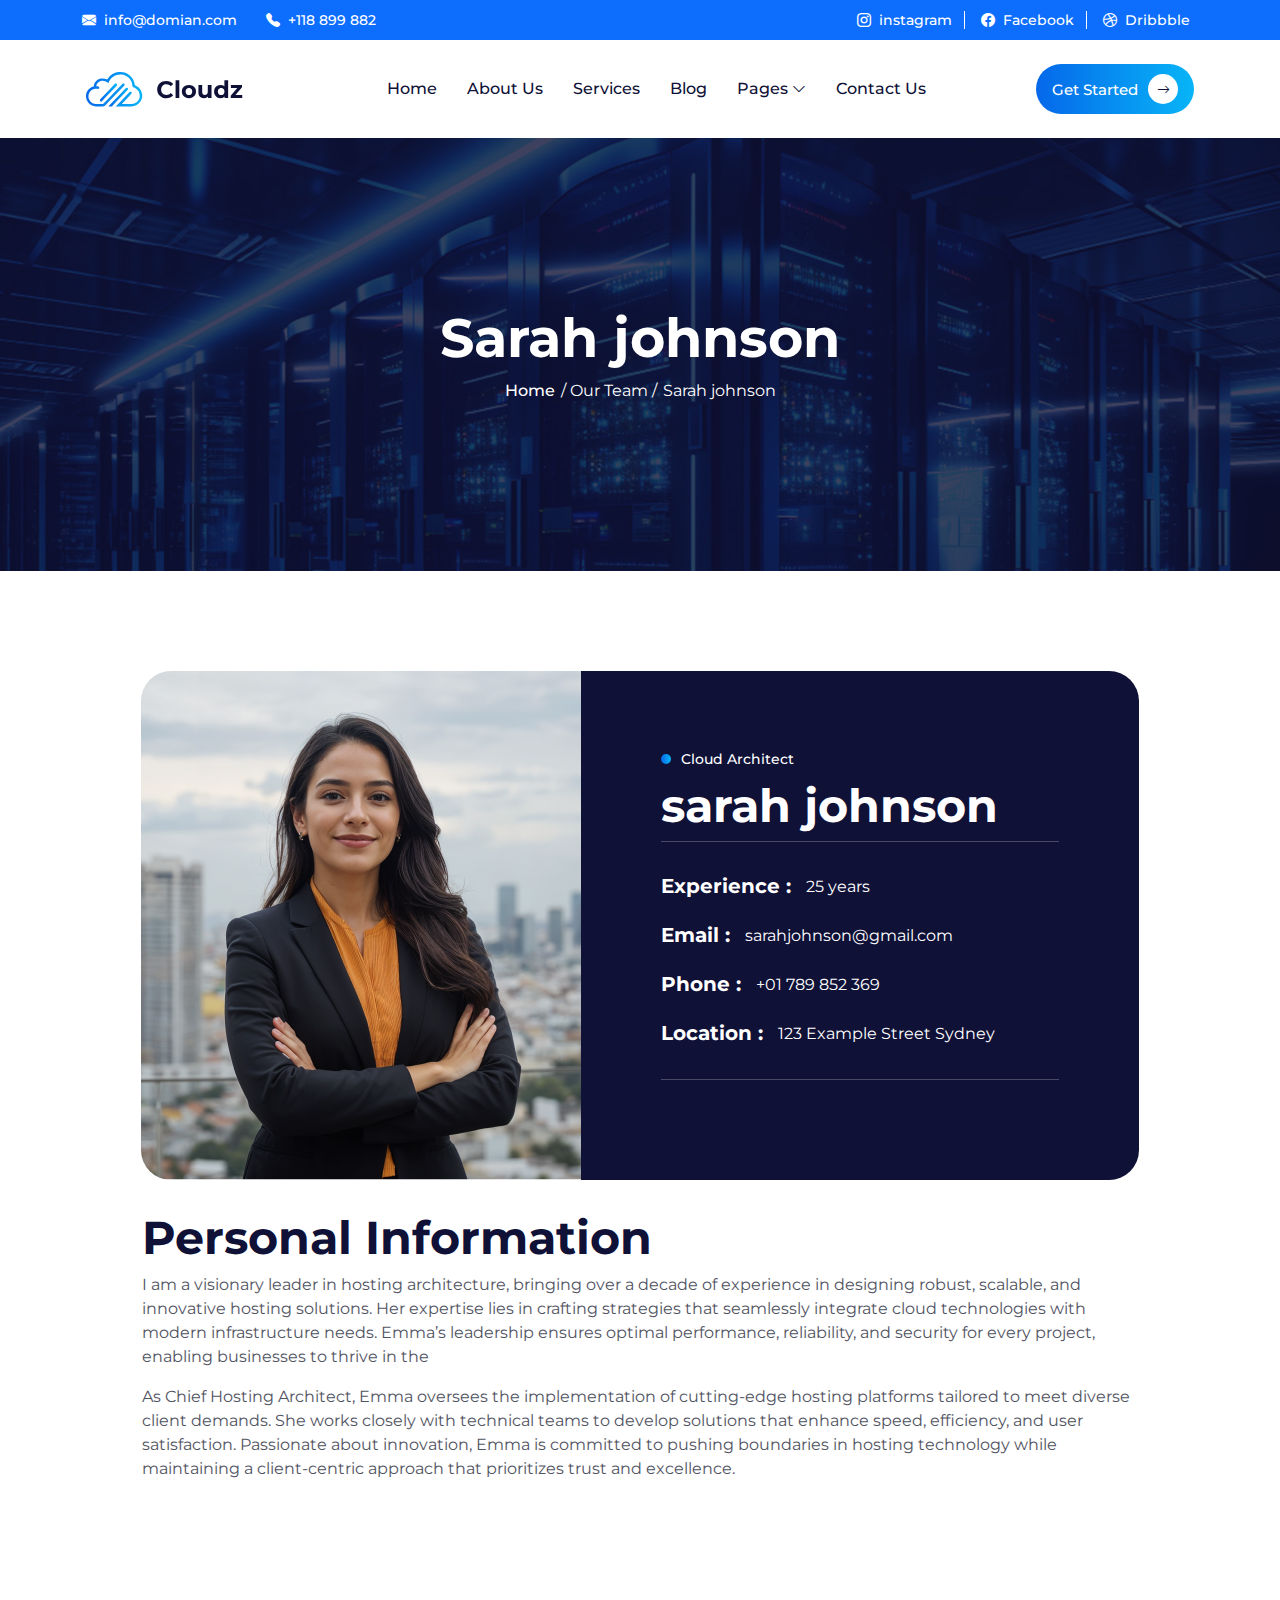
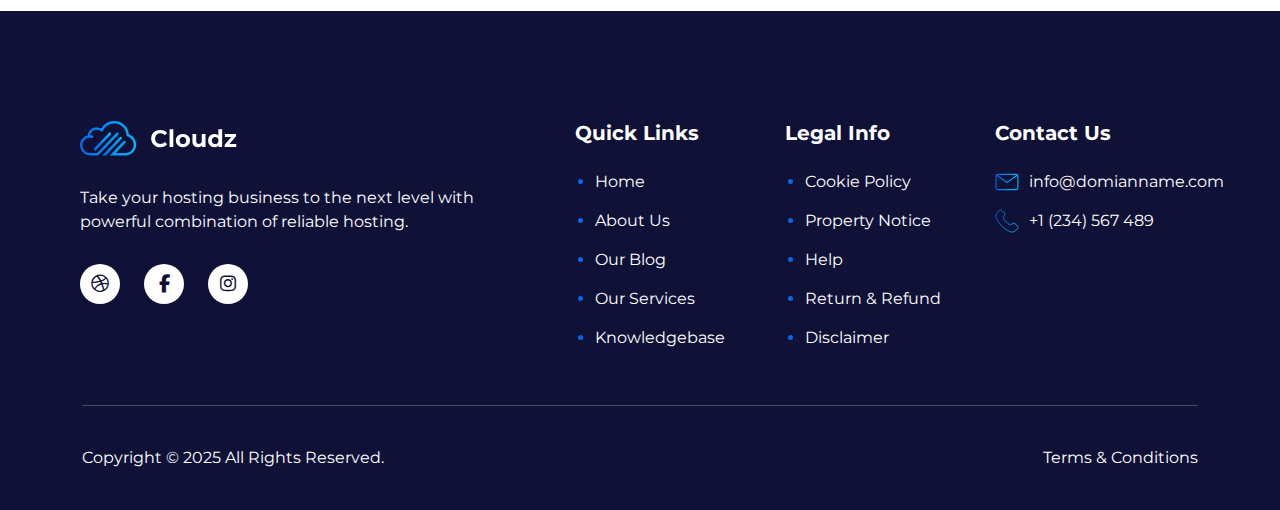
<file: Team Details.html>
<!DOCTYPE html>
<html lang="en">

<head>
  <meta charset="UTF-8">
  <meta name="viewport" content="width=device-width, initial-scale=1.0">
  <title>sarahjohnson-cloudz</title>

  <link rel="shortcut icon" href="image/favicon (1).png" type="image/x-icon">

  <!-- bootstrap -->
  <link rel="stylesheet" href="font/bootstrap-icons.min.css">
  <link rel="stylesheet" href="css/bootstrap.min.css">

  <!-- stylesheet -->
  <link rel="stylesheet" href="css/style.css">

  <!-- media query -->
  <link rel="stylesheet" href="css/media.css">

  <!-- font awesome -->
  <link rel="stylesheet" href="css/all.min.css">

  <!-- animation -->
  <link rel="stylesheet" href="css/animate.min.css">

  <!-- custome carousel -->
  <link rel="stylesheet" href="css/owl.carousel.min.css">
  <link rel="stylesheet" href="css/owl.theme.default.min.css">
</head>

<body>

  <header>
    <!-- start-top-header -->
    <div class="bg-primary p-2">
      <div class="container">
        <div class="row justify-content-between">
          <div class="col-md-auto col-12 text-center">
            <div class="top-header-left">
              <a href="mailto:info@domian.com">
                <i class="bi bi-envelope-fill me-1"></i>
                <span>info@domian.com</span>
              </a>
              <a href="tel:+118 899 882">
                <i class="bi bi-telephone-fill me-1"></i>
                <span>+118 899 882</span>
              </a>
            </div>
          </div>
          <div class="col-md-auto col-12">
            <div class="top-header-right">
              <a href="https://www.instagram.com/" class="b-right" target="_blank">
                <i class="bi bi-instagram me-1"></i>
                <span class="me-2">instagram</span>
              </a>
              <a href="https://www.facebook.com/" class="b-right" target="_blank">
                <i class="bi bi-facebook me-1 ms-3"></i>
                <span class="me-2">Facebook</span>
              </a>
              <a href="https://dribbble.com/" target="_blank">
                <i class="bi bi-dribbble me-1 ms-3"></i>
                <span class="me-2">Dribbble</span>
              </a>
            </div>
          </div>
        </div>
      </div>
    </div>
    <!-- end-top-header -->

    <!-- start-main-header -->
    <div class="container align-items-center text-center py-4">
      <div class="row align-items-center ">
        <div class="col-2">
          <a href="#">
            <img src="image/logo.svg" alt="">
          </a>
        </div>
        <div class="col-8">
          <nav>
            <ul class="main_menu flex justify-content-center">
              <li>
                <a href="index.html">Home</a>
              </li>
              <li>
                <a href="about.html">About Us</a>
              </li>
              <li>
                <a href="services.html">Services</a>
              </li>
              <li>
                <a href="Blog.html">Blog</a>
              </li>
              <li>
                <a href="Pages.html">Pages<i class="bi bi-chevron-down header-i ms-1"></i></a>
                <ul class="sub_menu text-start pt-1 pb-1">
                  <li><a href="service-details.html">Service Details</a></li>
                  <li><a href="Blog Details.html">Blog Details</a></li>
                  <li><a href="Knowledgebase.html">Knowledgebase</a></li>
                  <li><a href="Our Team.html">Our Team</a></li>
                  <li><a href="Team Details.html">Team Details</a></li>
                  <li><a href="Image Gallery.html">Image Gallery</a></li>
                  <li><a href="404.html">404</a></li>
                </ul>
              </li>
              <li>
                <a href="contact.html">Contact Us</a>
              </li>
            </ul>
          </nav>
        </div>
        <div class="col-2">
          <a href="contact.html" class="all-btn h-btn">
            <span class="header-btn">
              <span class="header-icon">
                <i class="bi bi-arrow-right"></i>
              </span>
              <span>Get Started</span>
            </span>
          </a>
          <a class="btn btn-primary menu-icon" data-bs-toggle="offcanvas" href="#offcanvasExample" role="button"
            aria-controls="offcanvasExample"><i class="bi bi-list"></i></a>
        </div>
      </div>
    </div>
    <!-- end-main-header -->

  </header>

  <main>
    <!-- start banner section -->
    <section>
      <div class="about-banner object-fit-cover">
        <div class="container">
          <div class="about-content">
            <div class="about1 d-flex justify-content-center">
              <h1 class="fw-bold about-size2">Sarah johnson</h1>
            </div>
            <div class="about2 d-flex justify-content-center">
              <ol class="d-flex">
                <li>
                  <a href="index.html" class="fw-medium">Home</a>
                </li>
                <li><a href="Our Team.html">/ Our Team /</a></li>
                <li>
                  <a href="Team Details.html">Sarah johnson</a>
                </li>
              </ol>
            </div>
          </div>
        </div>
      </div>
    </section>
    <!-- end banner section -->

    <!-- start team-detail section -->
    <section>
      <div class="spacer-y">
        <div class="container">
          <div class="team-detail-box">
            <div class="team-box-1">
              <div class="team-img">
                <img src="image/team-2.jpg" alt="">
              </div>
            </div>
            <div class="team-box-2 bgcolor">
              <div class="team-title">
                <h3 class="frist-contact serch-sub-title fw-medium">Cloud Architect</h3>
              </div>
              <div class="team-title-2">
                <h2 class="fw-semibold counter-size">sarah johnson</h2>
              </div>
              <div class="team-title-3">
                <ul>
                  <li>
                    <span class="fw-normal team-title-4">
                      <strong class="fw-semibold">Experience :</strong>25 years
                    </span>
                  </li>
                  <li>
                    <span class="fw-normal team-title-4">
                      <strong class="fw-semibold">Email :</strong>sarahjohnson@gmail.com
                    </span>
                  </li>
                  <li>
                    <span class="fw-normal team-title-4">
                      <strong class="fw-semibold">Phone :</strong>+01 789 852 369
                    </span>
                  </li>
                  <li>
                    <span class="fw-normal team-title-4">
                      <strong class="fw-semibold">Location :</strong>123 Example Street Sydney
                    </span>
                  </li>
                </ul>
              </div>
            </div>
          </div>
          <div class="team-detail-box2">
            <div class="team-text">
              <h2 class="fw-semibold counter-size">Personal Information</h2>
              <p class="counter-size2">I am a visionary leader in hosting architecture, bringing over a decade of
                experience in
                designing robust, scalable, and innovative hosting solutions. Her expertise lies in
                crafting strategies that seamlessly integrate cloud technologies with modern
                infrastructure needs. Emma’s leadership ensures optimal performance, reliability, and
                security for every project, enabling businesses to thrive in the
              </p>
              <p class="team-text2 counter-size2">As Chief Hosting Architect, Emma oversees the implementation of
                cutting-edge hosting
                platforms tailored to meet diverse client demands. She works closely with technical
                teams to develop solutions that enhance speed, efficiency, and user satisfaction.
                Passionate about innovation, Emma is committed to pushing boundaries in hosting
                technology while maintaining a client-centric approach that prioritizes trust and
                excellence.</p>
            </div>
          </div>
        </div>
      </div>
    </section>
    <!-- end team-detail section -->

  </main>

  <div class="offcanvas offcanvas-start offcanvas-backcolor" tabindex="-1" id="offcanvasExample"
    aria-labelledby="offcanvasExampleLabel">
    <div class="offcanvas-header offcanvas-border">
      <button type="button" class="btn-close h-close" data-bs-dismiss="offcanvas" aria-label="Close"></button>
    </div>
    <div class="offcanvas-body">
      <ul class="navbar-nav justify-content-end flex-grow-1 pe-3 mob-main-menu">
        <li class="nav-item">
          <a class="nav-link" href="index.html">Home</a>
        </li>
        <li class="nav-item">
          <a class="nav-link" href="about.html">About Us</a>
        </li>
        <li class="nav-item">
          <a class="nav-link" href="services.html">Services</a>
        </li>
        <li class="nav-item">
          <a class="nav-link" href="Blog.html">Blog</a>
        </li>
        <li class="nav-item dropdown">
          <a class="nav-link" href="#" role="button" data-bs-toggle="dropdown" aria-expanded="false">
            Pages<i class="bi bi-chevron-down header-i ps-1"></i>
          </a>
          <ul class="dropdown-menu mob-sub-menu">
            <li><a class="dropdown-item" href="service-details.html">Service Details</a></li>
            <li><a class="dropdown-item" href="Blog Details.html">Blog Details</a></li>
            <li><a class="dropdown-item" href="Knowledgebase.html">Knowledgebase</a></li>
            <li><a class="dropdown-item" href="Our Team.html">Our Team</a></li>
            <li><a class="dropdown-item" href="Team Details.html">Team Details</a></li>
            <li><a class="dropdown-item" href="Image Gallery.html">Image Gallery</a></li>
            <li><a class="dropdown-item" href="404.html">404</a></li>
          </ul>
        </li>
        <li class="nav-item">
          <a class="nav-link" href="contact.html">Contact Us</a>
        </li>
      </ul>
    </div>
  </div>

  <footer>
    <div class="bgcolor spacer-t">
      <div class="container">
        <div class="footer-main row">
          <div class="footer-1 col-xl-5 col-lg-12 col-md-12 col-12 col-sm-12">
            <div class="footer-sub">
              <div class="footer-logo">
                <a href="index.html"><img src="image/footer-logo.svg" alt=""></a>
              </div>
              <div class="footer-body">
                <p>Take your hosting business to the next level with powerful combination of reliable hosting.</p>
              </div>
              <div class="footer-icon">
                <ul>
                  <li class="footer-d">
                    <a href="https://dribbble.com/" class="footer-dribble text-center">
                      <i class="fa-brands fa-dribbble"></i>
                    </a>
                  </li>
                  <li class="footer-d">
                    <a href="https://www.facebook.com/" class="footer-dribble text-center">
                      <i class="fa-brands fa-facebook-f"></i>
                    </a>
                  </li>
                  <li class="footer-d">
                    <a href="https://www.instagram.com/" class="footer-dribble text-center">
                      <i class="fa-brands fa-instagram"></i>
                    </a>
                  </li>
                </ul>
              </div>
            </div>
          </div>
          <div class="footer-2 col-xl-2 col-lg-4 col-md-3 col-5 col-sm-2">
            <div class="footer-title">
              <h3 class="fw-semibold">Quick Links</h3>
            </div>
            <div class="footer-listmain">
              <ul class="footer-list">
                <li>
                  <a href="index.html" class="fw-normal">Home</a>
                </li>
                <li>
                  <a href="about.html" class="fw-normal">About Us</a>
                </li>
                <li>
                  <a href="Blog.html" class="fw-normal">Our Blog</a>
                </li>
                <li>
                  <a href="services.html" class="fw-normal">Our Services</a>
                </li>
                <li>
                  <a href="Knowledgebase.html" class="fw-normal">Knowledgebase</a>
                </li>
              </ul>
            </div>
          </div>
          <div class="footer-2 col-xl-2 col-lg-4 col-md-3 col-5 col-sm-2">
            <div class="footer-title">
              <h3 class="fw-semibold">Legal Info</h3>
            </div>
            <div class="footer-listmain">
              <ul class="footer-list">
                <li>
                  <a href="#" class="fw-normal">Cookie Policy</a>
                </li>
                <li>
                  <a href="#" class="fw-normal">Property Notice</a>
                </li>
                <li>
                  <a href="#" class="fw-normal">Help</a>
                </li>
                <li>
                  <a href="#" class="fw-normal">Return & Refund</a>
                </li>
                <li>
                  <a href="#" class="fw-normal">Disclaimer</a>
                </li>
              </ul>
            </div>
          </div>
          <div class="footer-2 col-xl-2 col-lg-3 col-md-3 col-12 col-sm-10">
            <div class="footer-title">
              <h3 class="fw-semibold">Contact Us</h3>
            </div>
            <div class="footer-listicon">
              <ul class="footer-listicon2">
                <li class="d-flex">
                  <img src="image/email.svg" alt="">
                  <a href="mailto:info@domian.com" class="fw-normal"></a>
                  <span>info@domianname.com</span>
                </li>
                <li class="d-flex">
                  <img src="image/call.svg" alt="">
                  <a href="tel:(234) 567 489" class="fw-normal"></a>
                  <span>+1 (234) 567 489</span>
                </li>
              </ul>
            </div>
          </div>
        </div>
        <div class="footer-bottom"></div>
        <div class="footer-main2 d-flex row">
          <div class="footer-bottom1 col-xl-6 col-lg-6 col-md-6 col-12 col-sm-10">
            <p>Copyright © 2025 All Rights Reserved.</p>
          </div>
          <div class="footer-bottom1 text-end col-xl-6 col-lg-6 col-md-6 col-12 col-sm-10">
            <p>Terms & Conditions</p>
          </div>
        </div>
      </div>
    </div>
  </footer>

  <script src="js/bootstrap.bundle.min.js"></script>
  <script src="js/jquery-3.7.1.min.js"></script>
  <script src="js/owl.carousel.min.js"></script>
  <script src="js/script.js"></script>
  <script src="js/wow.js"></script>
</body>

</html>
</file>
<file: css/style.css>
/* @import url('https://fonts.googleapis.com/css2?family=Montserrat:ital,wght@0,100..900;1,100..900&display=swap'); */
@font-face {
  font-display: swap;
  font-family: 'Montserrat';
  font-style: normal;
  font-weight: 400;
  src: url('../fonts/montserrat-v29-latin-regular.eot');
  src: url('../fonts/montserrat-v29-latin-regular.eot?#iefix') format('embedded-opentype'),
    url('../fonts/montserrat-v29-latin-regular.woff2') format('woff2'),
    url('../fonts/montserrat-v29-latin-regular.woff') format('woff'),
    url('../fonts/montserrat-v29-latin-regular.ttf') format('truetype'),
    url('../fonts/montserrat-v29-latin-regular.svg#Montserrat') format('svg');
}
@font-face {
  font-display: swap;
  font-family: 'Montserrat';
  font-style: normal;
  font-weight: 500;
  src: url('../fonts/montserrat-v29-latin-500.eot');
  src: url('../fonts/montserrat-v29-latin-500.eot?#iefix') format('embedded-opentype'),
    url('../fonts/montserrat-v29-latin-500.woff2') format('woff2'),
    url('../fonts/montserrat-v29-latin-500.woff') format('woff'),
    url('../fonts/montserrat-v29-latin-500.ttf') format('truetype'),
    url('../fonts/montserrat-v29-latin-500.svg#Montserrat') format('svg');
}

@font-face {
  font-display: swap;
  font-family: 'Montserrat';
  font-style: normal;
  font-weight: 700;
  src: url('../fonts/montserrat-v29-latin-700.eot');
  src: url('../fonts/montserrat-v29-latin-700.eot?#iefix') format('embedded-opentype'),
    url('../fonts/montserrat-v29-latin-700.woff2') format('woff2'),
    url('../fonts/montserrat-v29-latin-700.woff') format('woff'),
    url('../fonts/montserrat-v29-latin-700.ttf') format('truetype'),
    url('../fonts/montserrat-v29-latin-700.svg#Montserrat') format('svg');
}
@font-face {
  font-display: swap;
  font-family: 'Montserrat';
  font-style: normal;
  font-weight: 800;
  src: url('../fonts/montserrat-v29-latin-800.eot');
  src: url('../fonts/montserrat-v29-latin-800.eot?#iefix') format('embedded-opentype'),
    url('../fonts/montserrat-v29-latin-800.woff2') format('woff2'),
    url('../fonts/montserrat-v29-latin-800.woff') format('woff'),
    url('../fonts/montserrat-v29-latin-800.ttf') format('truetype'),
    url('../fonts/montserrat-v29-latin-800.svg#Montserrat') format('svg');
}

body {
  font-family: "Montserrat", serif;
  overflow-x: hidden;
}
.flex {
  display: flex;
}
.align-content {
  align-items: center;
}
a {
  text-decoration: none;
}
ul {
  list-style: none;
}
:root {
  --bgwhite: #ffffff;
  --darkblue: #0f1137;
  --skyblue: #08b5f7;
  --blue: #0568ea;
  --gray: #515362;
  --overlay: #27294B;
}
/* top-header */
.top-header-left a {
  color: var(--bgwhite);
  font-size: 14px;
  font-weight: 500;
  transition-duration: .4s;
}
.top-header-left a:hover {
  color: var(--darkblue);
}
.top-header-left a:nth-child(2) {
  margin-left: 25px;
}
.top-header-right a {
  color: var(--bgwhite);
  font-size: 14px;
  font-weight: 500;
}
.b-right {
  border-right: 1px solid #ffffff;
}
.spacer-y {
  padding: 100px 0px;
}
.spacer-t {
  padding-top: 100px;
}

/* main-header */
.header-i {
  font-size: 14px;
}
ul {
  margin: 0;
}
.main_menu li a {
  font-size: 16px;
  font-weight: 500;
  padding: 20px 15px;
  color: var(--darkblue);
  line-height: 1.2em;
}

.main_menu li {
  position: relative;
}

.main_menu li:hover>a {
  color: #0568ea;
}

.sub_menu {
  position: absolute;
  width: 240px;
  top: 190%;
  left: 0;
  background: linear-gradient(to right, #0568ea 0%, #08b5f7 50%, #0568ea 100%);
  background-size: 200% auto;
  border-radius: 20px;
  display: none;
  line-height: 35px;
  opacity: 0;
  z-index: 999 !important;
  visibility: hidden;
  transition-duration: .4s;
  transform: translateY(-10px);
}

.main_menu li:hover .sub_menu {
  display: block;
  opacity: 1;
  visibility: visible;
}

.sub_menu {
  padding: 0;
  z-index: 1;
}

.sub_menu li a {
  color: var(--bgwhite);
  padding: 8px 20px;
  font-size: 16px;
}

.sub_menu li:hover>a {
  color: var(--darkblue);
}

.all-btn {
  padding: 10px 16px;
  background-image: linear-gradient(to right, #0568ea 0%, #08b5f7 50%, #0568ea 100%);
  background-size: 200% auto;
  border-radius: 30px;
  display: inline-block;
  font-size: 15px;
  line-height: 1;
  color: var(--bgwhite);
  font-weight: 500;
  transition-duration: 0.4s;

  &:hover {
    background-position: right center;
  }
}

.header-btn {
  display: flex;
  flex-direction: row-reverse;
  align-items: center;
  gap: 10px;
  /* justify-content: center; */
}

.header-icon {
  width: 30px;
  height: 30px;
  border-radius: 50%;
  background-color: var(--bgwhite);
  display: flex;
  align-items: center;
  justify-content: center;
  transition-duration: 0.4s;
  transform: translateX(0px);
}

.all-btn:hover .header-icon {
  transform: translateX(2px);
}

.header-icon i {
  font-size: 13px;
  color: var(--darkblue);
  vertical-align: middle;
  display: flex
}

.menu-icon {
  padding: 7px 8px;
  width: 38px;
  background-image: linear-gradient(to right, #0568ea 0%, #08b5f7 50%, #0568ea 100%);
  background-size: 200% auto;
}

.offcanvas-backcolor {
  background-image: linear-gradient(to right, #0568ea 0%, #08b5f7 50%, #0568ea 100%);
  background-size: 200% auto;
}

.h-close {
  background-color: var(--bgwhite);
  font-size: 15px;
}

.offcanvas-border {
  border-bottom: 1px solid var(--bgwhite);
}

.menu-icon {
  display: none;
}

.mob-main-menu li a {
  color: var(--bgwhite);
  font-weight: 500;
}

.mob-sub-menu li:hover>a {
  color: var(--darkblue);
  background: transparent;
}

.mob-main-menu li:hover>a {
  color: var(--darkblue);
}

.mob-sub-menu {
  background-image: linear-gradient(to right, #0568ea 0%, #08b5f7 50%, #0568ea 100%);
  background-size: 200% auto;
  border: none;
}

/* slider section */
.banner-img {
  background-image: url(../image/hero-bg.jpg);
  height: 776px;
  width: 100%;
  background-size: cover;
  object-fit: cover;
  background-repeat: no-repeat;
  background-attachment: fixed;
}

.banner-img::before {
  content: '';
  background-color: var(--darkblue);
  position: absolute;
  height: 776px;
  width: 100%;
  opacity: .8;
}

.fire-icon {
  background: url(../image/icon-fire.svg);
  position: relative;
  z-index: 1;
  background-repeat: no-repeat;
  background-position: left center;
  background-size: 20px auto;
}

.banner-content {
  padding-top: 210px;
  background-position: fixed;
  position: relative;
  z-index: 1;
  /* width: 600px; */
}

.sub-title h3 {
  font-size: 14px;
  color: var(--bgwhite);
}

.sub-span {
  color: var(--skyblue);
}

.sub-title h1 {
  font-size: 54px;
  font-weight: 700;
  line-height: 1.1em;
  color: var(--bgwhite);
}

.sub-title p {
  color: var(--bgwhite);
  line-height: 1.6em;
}

.all-btn2 {
  padding: 10px 16px;
  background-color: transparent;
  border-radius: 30px;
  display: inline-block;
  font-size: 15px;
  line-height: 1;
  color: var(--bgwhite);
  font-weight: 500;
  margin-left: 24px;
  border: 1px solid var(--skyblue);
  position: relative;
  overflow: hidden;
}

.all-btn2:hover .header-icon {
  transform: translateX(2px);
}

.all-btn2::before {
  content: '';
  display: block;
  background: linear-gradient(90deg, #08b5f7 0%, #0568ea 100%);
  position: absolute;
  top: 0;
  left: auto;
  right: 0;
  bottom: 0;
  width: 0;
  height: 100%;
  border-radius: 100px;
  z-index: -1;
  transition-duration: .6s;
  transition-timing-function: ease-in-out;
}

.all-btn2:hover::before {
  left: 0;
  right: auto;
  width: 100%;
}

.banner-img2 img {
  position: relative;
  z-index: 1;
  width: 100%;
  height: 717px;
  margin-top: 59px;
  object-fit: cover;
}

.banner-right {
  position: relative;
}

.banner-txt {
  padding: 30px 40px;
  background-color: #f7f7ff;
  position: absolute;
  left: 0%;
  bottom: 60px;
  z-index: 1;
  border-radius: 30px;
  animation: box 3s linear infinite;
  -webkit-animation: box 3s linear infinite;
}

@keyframes box {
  0% {
    transform: translateX(-50px);
  }

  50% {
    transform: translateX(-15px);
  }

  100% {
    transform: translateX(-50px);
  }
}

.banner-txt h2 {
  font-size: 16px;
  font-weight: 600;
  line-height: 1.1em;
  color: var(--darkblue);
}

.banner-star {
  color: #FFC300;
  font-size: 20px;
}

.star-banner span {
  color: var(--darkblue);
  font-weight: 600;
  font-size: 14px;
  text-decoration: underline;
}

.box-img1 {
  width: 60px;
  height: 60px;
  background-color: var(--blue);
  border-radius: 50%;
  transition-duration: .4s;
}

.box-img1:hover {
  background-color: var(--darkblue);
}

.box-img1:hover span {
  color: var(--blue);
}

.box-img1 span {
  color: var(--bgwhite);
  font-size: 16px;
  font-weight: 600;
}

.box-img2 img {
  border-radius: 50%;
  position: relative;
  border: 1px solid var(--bgwhite);
  width: 60px !important;
  height: 60px !important;
  margin-left: -10px;
}

/*------------ search section -----------*/
.serch-sub-title {
  font-size: 14px;
  color: var(--darkblue);
  position: relative;
  padding-left: 20px;
  margin: 0;
  /* line-height: 1.4em; */
}

.serch-sub-title::before {
  content: '';
  position: absolute;
  top: 50%;
  left: 0px;
  bottom: 0;
  transform: translateY(-50%);
  background-image: linear-gradient(to right, #0568ea 0%, #08b5f7 50%, #0568ea 100%);
  background-size: 200% auto;
  width: 10px;
  height: 10px;
  mask-image: url(../image/dot.svg);
  /* mask-size: cover; */
  mask-repeat: no-repeat;
}

.serch-main-title {
  font-size: 46px;
  font-weight: 700;
  color: var(--darkblue);
  /* width: 600px; */
  width: 100%;
  text-align: center;
}

.search-p-title {
  font-weight: 400;
  color: var(--gray);
  /* width: 650px; */
  width: 100%;
  text-align: center;
}

.box-border {
  position: relative;
}

.form-grp input {
  width: 750px;
  padding: 14px 0px 14px 30px;
  border: 1px solid #0f11371a;
  border-radius: 100px;
  outline: none;
  color: var(--gray);
  font-weight: 500;
}
.form-btn a {
  padding: 14px 34px !important;
  position: absolute;
  top: 9.5%;
  left: 67%;
}

.search1 {
  padding: 10px 20px;
  border: 1px solid #0f11371a;
  border-radius: 100px;
  position: relative;
  overflow: hidden;
}

.search1 h3 {
  font-size: 12px;
  font-weight: 400;
  margin-bottom: 0;
  z-index: 1;
}

strong {
  font-size: 16px;
}

.search1::before {
  content: '';
  width: 100%;
  height: 100%;
  background-color: var(--darkblue);
  position: absolute;
  top: 120%;
  left: 0;
  /* border-radius: 30px; */
  transition-duration: 0.6s;
  transition-timing-function: ease-in-out;
}

.search1:hover::before {
  top: 0;
  z-index: -1;
}

.search1:hover h3 {
  color: var(--bgwhite);
  transition-delay: .3s;
  /* transition-duration: .5s; */
}

/*----------------- service section----------------- */
.bgcolor {
  background-color: var(--darkblue);
}

.s1 {
  color: var(--bgwhite);
}
.s-margin {
  margin-bottom: 60px !important;
}

.service-main {
  gap: 25px 0px;
}

.service-main2 {
  margin-top: 30px;
}

.service-box {
  padding: 40px;
  border-radius: 30px;
  /* width: 33.33%; */
}

.box-c {
  background-color: var(--overlay);
}

.sbox-body h3 {
  margin: 0px 0px 15px 0px;
  font-size: 20px;
  font-weight: 700;
}

.sbox-body p {
  margin: 0;
  line-height: 1.7em;
}

.free-box {
  padding: 3px 10px;
  border-radius: 4px;
  width: 50px;
  height: 28px;
}

.main-freebox {
  margin-top: 60px;
}

.free-box h3 {
  font-size: 14px;
  font-weight: 500;
  color: var(--bgwhite);
  line-height: 1.5em;
}

.free-text p {
  font-size: 18px;
  font-weight: 500;
  line-height: 1.6em;
  color: var(--bgwhite);
  margin-left: 10px;
}

.gradient-c {
  background-image: linear-gradient(to right, #0568ea 0%, #08b5f7 50%, #0568ea 100%);
  background-size: 200% auto;
  transition-duration: 0.4s;
  &:hover {
    background-position: right center;
  }
}

.sbox-body img {
  width: 50px;
  height: 50px;
  margin: 0px 0px 30px 0px;
}

/* start trust section */

.trust-box {
  display: flex;
  flex-direction: row;
  gap: 30px 30px;
  margin-top: 52px;
}

.tbox-1 {
  width: 25%;
  background-color: #ffffff00;
  box-shadow: 0px 0px 30px 0px rgba(15.000000000000005, 16.999999999999982, 55, 0.10196078431372549);
  border-radius: 30px;
  border-color: #0f11371a;
  padding: 30px 20px;
  position: relative;
  z-index: 1;
  overflow: hidden;
}

.tbox-1:hover .trust-circle {
  background-position: right center;
}

.tbox-1::before {
  content: '';
  width: 100%;
  height: 100%;
  background-color: var(--darkblue);
  position: absolute;
  top: 120%;
  left: 0;
  /* border-radius: 30px; */
  transition-duration: 0.6s;
  transition-timing-function: ease-in-out;
}

.tbox-1:hover::before {
  top: 0;
  z-index: -2;
}

.tbox-1:hover .trust-body h3 {
  color: var(--bgwhite);
}

.tbox-1:hover .trust-body p {
  color: var(--bgwhite);
}

.trust-body h3 {
  margin: 0px 0px 20px 0px;
  color: var(--darkblue);
  font-size: 18px;
  font-weight: 700;
  transition-delay: .3s;
}

.extra-m {
  margin-bottom: 40px !important;
}

.trust-body p {
  color: #515362;
  margin-bottom: 0px 0px 30px 0px;
  transition-delay: .3s;
}

.trust-body img {
  width: 50px;
  height: 50px;
  margin-bottom: 30px;
}

.trust-circle {
  width: 50px;
  height: 50px;
  border-radius: 50%;
  background-image: linear-gradient(to right, #0568ea 0%, #08b5f7 50%, #0568ea 100%);
  background-size: 200% auto;
  transition-duration: .4s;
  z-index: 2;
}

.trust-circle a {
  color: var(--bgwhite);
}

/* start pricing section */
.price-main {
  display: flex;
  flex-direction: row;
  gap: 30px;
  margin-top: 64px;
}

.pricing-button {
  border: 1px solid #ffffff3d;
  border-radius: 100px;
  padding: 10px;
  margin: 0 auto;
}

.price-1 {
  border: none;
  padding: 15px 64px;
}

.nav-pills .nav-link.active {
  background-image: linear-gradient(to right, #0568ea 0%, #08b5f7 50%, #0568ea 100%);
  background-size: 200% auto;
  border-radius: 30px;
}

.pricebox-1 {
  padding: 60px;
  background-color: var(--bgwhite);
  border-radius: 30px;
  width: 33.33%;
}

.price-icon {
  width: 100px;
  height: 100px;
  background-color: var(--darkblue);
  border-radius: 50%;
  margin-bottom: 20px;
  position: relative;
}

.price-icon::before {
  content: '';
  position: absolute;
  width: 100%;
  height: 100%;
  background-image: linear-gradient(to right, #0568ea 0%, #08b5f7 50%, #0568ea 100%);
  background-size: 200% auto;
  border-radius: 50%;
  transform: scale(0);
  transition-duration: .4s;
  transition-timing-function: ease-in-out;
}

.pricebox-1:hover .price-icon::before {
  transform: scale(1);
}

.price-icon img {
  width: 50px;
  height: 50px;
  z-index: 1;
}

.price-under h3 {
  font-size: 20px;
  padding: 0px 0px 10px 0px;
  margin-bottom: 10px;
  font-weight: 700;
}

.price-under p {
  color: #515362;
  margin-bottom: 20px;
}

.start-p h3 {
  font-size: 16px;
  color: #0f1137 !important;
}

.start-p span {
  color: var(--blue);
  line-height: 1.3em;
  margin-left: 5px;
  margin-bottom: 35px;
}

.price-btn {
  margin-top: 35px;
}

.dollerp2 sub:nth-child(1) {
  font-size: 40px;
}

.dollerp2 sub:nth-child(2) {
  font-size: 20px;
}

.price-last {
  padding: 10px;
  margin-top: 50px;
}

.price1 img {
  width: 16px;
}

.price-mainlast ul {
  padding: 0;
}

.price1 span:nth-child(2) {
  color: var(--bgwhite);
  font-size: 16px;
  font-weight: 500;
  margin-left: 2px;
}

.p-margin {
  margin-bottom: 60px;
}

/* start contact section */
.frist-contact {
  font-size: 14px;
  color: var(--darkblue);
  position: relative;
  margin: 0;
  padding-left: 20px;
  margin-bottom: 10px;
}

.frist-contact::before {
  content: '';
  position: absolute;
  top: 50%;
  left: 0;
  bottom: 0;
  transform: translateY(-50%);
  background-image: linear-gradient(to right, #0568ea 0%, #08b5f7 50%, #0568ea 100%);
  background-size: 200% auto;
  width: 10px;
  height: 10px;
  mask-image: url(../image/dot.svg);
  mask-size: cover;
}

.c-sub-title {
  margin-bottom: 10px;
}

.c-sub-title h2 {
  font-size: 46px;
  margin-bottom: 20px;
}

.c-sub2-title p {
  color: #515362;
}

.contact-slider {
  width: 280px;
  margin: 30px 0;
}

.contact-slider1 h3 {
  font-size: 20px;
  margin-bottom: 24px;
}

.c-slider img {
  width: 72px;
  height: 72px;
  margin-left: 3px;
}

.contact-btn {
  margin-top: 40px;
}

.contact-btn a>span {
  font-size: 16px;
}

/* counter-section */
.counter-img {
  background-image: url(../image/counter.jpg);
  background-repeat: no-repeat;
  position: relative;
  background-size: cover;
}

.counter-img::before {
  content: '';
  background-color: var(--darkblue);
  opacity: .8;
  position: absolute;
  top: 0;
  width: 100%;
  height: 100%;
}

.counter-code {
  margin-top: 100px;
}


/* Float four columns side by side */
.column {
  float: center;
  width: 22%;
  padding: 0 0px;
}
/* Style the counter cards */
.card {
  text-align: center;
  background-color: transparent;
  color: white;
  border: none;
}
.counter-code .row2{
  display: flex;
  justify-content: center;
  column-gap: 20px;
}
.card p {
  font-weight: 500;
}

.card h3 {
  font-size: 46px;
  font-weight: 600;
}

/* start security section */

.security-one img {
  border-radius: 30px;
  /* height: 600px;
  width: 500px; */
  background-size: cover;
}

.security-icon {
  margin: 30px 0;
  column-gap: 15px;
}

.security-icon2 {
  margin-bottom: 2 0px;
}

.sicon1 img {
  margin-bottom: 20px;
  width: 60px;
  height: 60px;
}

.security-maintext {
  margin-bottom: 10px;
  font-size: 46px;
  color: var(--darkblue);
}

.security-text h3 {
  color: #515362;
  font-size: 16px;
  font-weight: normal;
}

/* start domain section */
.d-body img {
  width: 40px;
  height: 40px;
  margin-bottom: 30px;
}

.domain-main {
  margin-top: 20px;
}

/* start testimonial section */
.testimonial-main {
  margin-bottom: 65px;
}

.testimonial-img {
  background-image: url(../image/testimonial-bg.png);
  background-color: var(--darkblue);
  background-position: center center;
  background-repeat: no-repeat;
  background-size: cover;
}

.testimonial-box {
  margin-top: 45px;
  padding: 60px 30px 30px 30px;
  background-color: var(--bgwhite);
  border-radius: 30px;
}

.testimonial-sliderimg img {
  width: 80px !important;
  height: 80px;
  border-radius: 50%;
  border: 6px solid var(--bgwhite);
  position: absolute !important;
  top: 14%;
  bottom: auto;
  left: 39%;
  right: 0;
  transform: translate(0%, -50%);
}

.testimonial-text {
  margin-bottom: 10px;
}

.testimonial-text strong {
  display: block;
  color: var(--darkblue);
  font-size: 16px;
  margin-bottom: 10px;
}

.testimonial-text span {
  font-size: 20px;
}

.testimonial-star ul {
  margin-bottom: 20px;
}

.testimonial-star ul>i {
  margin-right: 3px;
  font-size: 20px;
  color: #fec42d;
}

.testimonial-star p {
  color: var(--darkblue);
}

.owl-theme .owl-nav.disabled+.owl-dots {
  margin-top: 50px !important;
  display: block;
}

.owl-theme .owl-dots .owl-dot span {
  background-color: var(--bgwhite) !important;
}

.owl-theme .owl-dots .owl-dot.active span {
  width: 30px;
  height: 10px;
  background-color: #08b5f7 !important;

}

/* start data section */
.data-tab {
  margin: 34px 0;
}
.data-one {
  width: 490px;
  height: 310px;
}
.data-center {
  font-size: 20px;
  color: var(--darkblue);
  margin-top: 25px;
}
.data-item {
  display: flex;
  flex-wrap: wrap;
  gap: 20px;
  margin-top: 20px;
  margin-bottom: 40px;
}

.data-item2 {
  position: relative;
}

.data-item li {
  width: calc(50% - 10px);
}

.data-icon {
  font-size: 12px;
  color: var(--bgwhite);
}

.data-icon::before {
  content: '';
  width: 18px;
  height: 18px;
  background-color: var(--blue);
  position: absolute;
  border-radius: 50%;
  margin-top: 4px;
  top: 0;
  left: -8% !important;
  display: flex !important;
  justify-content: center;
  align-items: center;

}

.data-text {
  font-size: 16px;
  color: #515362;
  margin-left: 4px;
}

/* start post section */
.post-2 {
  margin: 0px 0px 30px 0px;
}
.post-body h2 {
  font-size: 20px;
  margin: 0px 0px 10px 0px;
  color: var(--darkblue);
}

.post-wrapper {
  position: relative;
}
.post-section{
  margin-top: 30px;
}

.post-icon::before {
  content: '';
  position: absolute;
  background-image: linear-gradient(to right, #0568ea 0%, #08b5f7 50%, #0568ea 100%);
  background-size: 200% auto;
  border-radius: 50%;
  top: 50%;
  transform: translatey(-50%);
  padding: 8px;
  font-size: 12px;
  color: var(--bgwhite);
  margin-left: 6px;
  cursor: pointer;
  transition-duration: .4s;
}

.post-wrapper:hover .post-icon::before {
  margin-left: 12px;
}

.post-wrapper:hover .post-read {
  color: var(--blue);
}

.post-wrapper a {
  color: var(--darkblue);
  transition-delay: .3s;
}
.post-img1 img {
  /* width: 312px;
  height: 215px; */
  border-radius: 30px;
}

.post-body2 h2 {
  font-size: 20px;
  margin: 0px 0px 10px 0px;
}

.post-body2 p {
  color: #515362;
  font-size: 16px;
}

/* start footer section */
.footer-1 {
  padding: 10px;
}

.footer-main {
  /* display: flex; */
  column-gap: 20px;
}

.footer-body p {
  color: var(--bgwhite);
  margin: 30px 0px;
}

.footer-icon ul {
  padding: 0;
}

.footer-d {
  display: inline-block;
  margin: 0px 20px 0px 0px;
}

.footer-dribble i {
  width: 40px;
  height: 40px;
  border-radius: 50%;
  background-color: var(--bgwhite);
  line-height: 40px;
  font-size: 18px;
  color: var(--darkblue);
  transition-duration: .3s;

  &:hover {
    background-color: var(--blue);
    color: var(--bgwhite);
  }
}

.footer-2 {
  padding: 10px;
}

.footer-title h3 {
  font-size: 20px;
  color: var(--bgwhite);
  margin-bottom: 25px !important;
}

.footer-list {
  padding-left: 20px;
}

.footer-listmain ul>li {
  list-style: disc;
  color: var(--blue);
  padding-bottom: 15px;
  transition-duration: .4s;

  &:hover {
    color: var(--bgwhite);
  }
}

.footer-list li>a {
  color: var(--bgwhite);
  transition-duration: .4s;

  &:hover {
    color: var(--blue);
  }
}

.footer-listicon {
  list-style: none;
}

.footer-listicon2 {
  padding-left: 0;
}

.footer-listicon2 li {
  padding-bottom: 15px;
}

.footer-listicon2 li>span {
  color: var(--bgwhite);
  margin-left: 10px;
  cursor: pointer;
  transition-duration: .4s;

  &:hover {
    color: var(--blue);
  }
}

.footer-listicon2 li>img {
  width: 24px;
  height: 24px;
}

.footer-bottom {
  border-bottom: 1px solid rgba(255, 255, 255, 0.24);
  margin-top: 30px;
}

.footer-main2 {
  padding: 40px 0px;
}

.footer-bottom1 p {
  margin-bottom: 0;
  color: var(--bgwhite);
  transition-duration: .4s;
  cursor: pointer;

  &:hover {
    color: var(--blue);
  }
}

/* ----------------about page------------------ */
.about-banner {
  background-image: url(../image/page-header-bg-1.jpg);
  position: relative;
  padding: 168px 0px;
  background-size: cover;
  object-fit: cover;
}

.about-banner::before {
  content: '';
  background-color: var(--darkblue);
  position: absolute;
  top: 0;
  width: 100%;
  height: 100%;
  opacity: .8;
  z-index: 0;
}

.about1 h1 {
  font-size: 54px;
  color: var(--bgwhite);
}

.about-content {
  z-index: 1;
  position: relative;
}

.about2 ol {
  list-style: none;
  padding-left: 0px;
  margin-bottom: 0px;
}

.about2 ol li {
  color: var(--bgwhite);
  padding: 0px 3px;
}

.about2 ol li a {
  font-size: 16px;
  color: var(--bgwhite);
}

.about-size1 {
  font-size: 20px;
}

.about-icon img {
  margin-bottom: 10px;
}

.question-title h2 {
  font-size: 46px;
  margin: 5px 0px;
}

.question-title p {
  margin-top: 16px !important;
}

.question-box {
  padding: 30px;
  margin-top: 30px;
  background-color: var(--bgwhite);
  border-radius: 30px;
  width: 410px;
  transition-duration: .4s;
  position: relative;
  overflow: hidden;
}

.question-box:hover .question-body p {
  color: var(--bgwhite);
}

.question-box:hover .question-body h3>a {
  color: var(--bgwhite);
}

.question-box::before {
  content: "";
  position: absolute;
  top: 100%;
  left: 0;
  width: 100%;
  height: 100%;
  border-radius: 30px;
  background: linear-gradient(90deg, var(--blue) 0%, var(--skyblue) 100%);
  transition: 0.4s ease-in-out;
  z-index: 0;
}

.question-box:hover::before {
  top: 0;
}

.question-call img {
  width: 60px;
  height: 60px;
}

.question-body p {
  color: #515362;
  font-size: 16px;
  margin-bottom: 0;
  transition-duration: .4s;
}

.question-body h3>a {
  color: var(--darkblue);
  font-size: 20px;
  margin: 10px 0px !important;
  transition-duration: .4s;
}

.client-img img {
  border-radius: 30px;
  width: 100%;
  height: 100%;
  transform: scale(1);
  transition-duration: .4s;
}

.client-img:hover img {
  transform: scale(1.2);
}

.client-img {
  position: relative;
  overflow: hidden;
  border-radius: 30px;
  transition-duration: .4s;
}

.client-img::before {
  position: absolute;
  top: 0;
  left: -75%;
  z-index: 2;
  display: block;
  content: '';
  width: 50%;
  height: 100%;
  background: -webkit-linear-gradient(left, rgba(255, 255, 255, 0) 0%, rgba(255, 255, 255, .3) 100%);
  background: linear-gradient(to right, rgba(255, 255, 255, 0) 0%, rgba(255, 255, 255, .3) 100%);
  -webkit-transform: skewX(-25deg);
  transform: skewX(-25deg);
}

.client-img:hover::before {
  -webkit-animation: shine .75s;
  animation: shine .75s;
}

@-webkit-keyframes shine {
  100% {
    left: 125%;
  }
}

@keyframes shine {
  100% {
    left: 125%;
  }
}

.client-icon ul>li {
  margin: 0px 10px 0px 0px;
}

.client-i i {
  text-align: center;
  border-radius: 50%;
  width: 36px !important;
  height: 36px !important;
  line-height: 36px;
  background-image: linear-gradient(to right, #0568ea 0%, #08b5f7 50%, #0568ea 100%);
  background-size: 200% auto;
  color: var(--bgwhite);
  transition-duration: .4s;

  &:hover {
    background-position: right center;
  }
}

.client-icon ul {
  padding-left: 0px;
}

.client-icon {
  position: absolute;
  left: 20px;
  right: 20px;
  top: 100%;
  opacity: 0;
  visibility: hidden;
  transition-duration: 0.4s;
  transition-timing-function: ease-in-out;
}

.client-img:hover .client-icon {
  top: 80%;
  opacity: 1;
  visibility: visible;
}

.client-content h3>a {
  font-size: 20px;
  color: var(--darkblue);
  margin-bottom: 0;
}

.client {
  margin-top: 70px;
}

.client-content p {
  margin-bottom: 0px;
}

/* ----------------service page-------------- */
.box-service {
  background-color: #A24D4D00;
  box-shadow: 0px 0px 30px 0px rgba(15.000000000000005, 16.999999999999982, 55, 0.10196078431372549);
  border: 1px solid #0f11371a;
  position: relative;
  padding: 30px;
  overflow: hidden;
  transition-duration: .4s;
  width: 30%;
}
.box-service2 {
  background-color: #A24D4D00;
  box-shadow: 0px 0px 30px 0px rgba(15.000000000000005, 16.999999999999982, 55, 0.10196078431372549);
  border: 1px solid #0f11371a;
  position: relative;
  overflow: hidden;
  transition-duration: .4s;
}
.box-service2::before {
  content: '';
  width: 100%;
  height: 100%;
  background-color: var(--darkblue);
  position: absolute;
  top: 120%;
  left: 0;
  /* border-radius: 30px; */
  transition-duration: 0.6s;
  transition-timing-function: ease-in-out;
}
.box-service2:hover::before {
  top: 0;
  z-index: -2;
}
.service-row{
  row-gap: 30px;
  column-gap: 20px;
}

.box-color {
  color: var(--darkblue);
}

.box-service::before {
  content: '';
  width: 100%;
  height: 100%;
  background-color: var(--darkblue);
  position: absolute;
  top: 120%;
  left: 0;
  /* border-radius: 30px; */
  transition-duration: 0.6s;
  transition-timing-function: ease-in-out;
}

.box-service:hover::before {
  top: 0;
  z-index: -2;
}

.box-service:hover .sbox-body h3 {
  color: var(--bgwhite);
  transition-delay: .3s;
}

.box-service:hover .sbox-body p {
  color: var(--bgwhite);
  transition-delay: .3s;
}

/* --------------------blog-page--------------- */
/* .blog-box{
    display: flex;
    flex-wrap: wrap;
    align-items: center;
    margin-bottom: 30px;
} */
.ex-m {
  margin-top: 12px;
}

.blog-body {
  margin-top: 15px;
  margin-bottom: 20px;
}

.blog-body h2 {
  font-size: 20px;
}

.blog-body p {
  color: #515362;
}

/* -----------------contact page------------------- */
.box-body p {
  color: #515362;
}

.contact-img img {
  height: 540px;
}

.form1 {
  border: 1px solid #0f11371a;
  padding: 15px 15px 15px 15px;
  height: 60px;
  border-radius: 15px 15px 15px 15px;
  color: var(--darkblue);
  display: block;
  outline: none;
  font-size: 16px;
}

.input-box input {
  border: none;
  outline: none;
}

.form1::placeholder {
  font-size: 16px !important;
  color: var(--darkblue);
}

.form-message {
  height: 118px;
}

textarea {
  height: 100%;
  width: 100%;
  border: none;
  outline: none;
}

.contact-section {
  margin-top: 40px;
}

/* ------------------blog details page---------------- */
.capanel-icon i {
  color: var(--skyblue);
  margin-right: 4px;
}

.blog-detail-body {
  width: 100%;
  margin: 0 auto !important;
}

.blog-detail-content {
  border-bottom: 1px solid #0f11371a;
  margin-bottom: 30px;
  padding-bottom: 30px;
}

.blog-detail-content p {
  margin: 20px 0px;
  color: #515362;
  font-size: 16px;
}

.blog-detail-content blockquote {
  background: url(../image/a.svg);
  background-repeat: no-repeat;
  border: 1px solid #0F11371A;
  background-position: 45px 30px;
  background-size: 40px;
  border-radius: 30px;
  padding: 30px 30px 30px 100px;
  margin-bottom: 30px !important;
  background-color: transparent;
}

.b-alp p {
  margin: 0px 0px;
  font-size: 20px !important;
  color: #515362;
  font-weight: 600;
  display: flex;
  flex-wrap: wrap;
}

.blog-title {
  font-size: 36px;
  color: var(--darkblue);
}

.blog-detail-content ul {
  padding-left: 20px;
  margin: 20px 0;
  list-style: disc;
}

.blog-detail-content ul li {
  margin-bottom: 15px;
  font-size: 18px !important;
  color: #515362;
}

.blog-detail-body .row {
  padding-right: 15px;
  padding-left: 15px;
}

.blog-link {
  font-size: 20px;
  font-weight: 500;
  color: var(--e-global-color-primary);
  /* display: inline-flex; */
  align-items: center;
  /* flex-wrap: wrap; */
  gap: 10px;
}

.blog-link a {
  display: inline-block;
  font-size: 16px;
  line-height: 1em;
  text-transform: capitalize;
  background-image: linear-gradient(to right, #0568ea 0%, #08b5f7 50%, #0568ea 100%);
  background-size: 200% auto;
  color: var(--bgwhite);
  border-radius: 100px;
  padding: 12px 20px;
  transition: all 0.4s ease-in-out;

  &:hover {
    background-position: right center;
  }
}

.blog-detail-icon {
  text-align: right;
}

.blog-detail-icon ul {
  padding: 0;
  margin: 0;
}

.blog-detail-icon ul>li {
  display: inline-block;
  margin-right: 12px;
}

.blog-detail-icon ul>li>a {
  display: flex;
  align-items: center;
  justify-content: center;
  text-align: center;
  background: linear-gradient(to right, #0568ea 0%, #08b5f7 50%, #0568ea 100%);
  background-size: 200% auto;
  color: var(--bgwhite);
  border-radius: 100px;
  width: 40px;
  height: 40px;
  transition: all 0.3s ease-in-out;

  &:hover {
    background-position: right center;
  }
}

.comment-box {
  margin: 80px auto 0;
}

.comment-box .replay-title {
  display: flex;
  flex-wrap: wrap;
  justify-content: space-between;
  color: var(--darkblue);
  font-size: 30px;
  margin-bottom: 10px;
}

.comment-form {
  display: flex;
  flex-wrap: wrap;
}

.comment-box p {
  color: #515362;
  margin-bottom: 0;
}

.comment-form1 {
  width: 100%;
}

.comment-form2 {
  display: block;
  margin-bottom: 4px;
  width: 100%;
}

.comment-form2 textarea {
  width: 100%;
  padding: 12px 20px;
  border: 1px solid #0f11371a;
  box-shadow: none;
  background: transparent;
  border-radius: 15px;
  outline: 0;
  height: 200px;
  margin-bottom: 30px;
}

.comment-form3 {
  margin-right: 30px;
  margin-bottom: 24px;
  width: 30%;
}

.comment-form3 label {
  display: block;
  margin-bottom: 4px;
}

.comment-form3 input {
  width: 100%;
  padding: 12px 20px;
  border: 1px solid #0f11371a;
  box-shadow: none;
  background: transparent;
  border-radius: 15px;
  outline: 0;
  margin-bottom: 30px;
}

.comment-form5 {
  width: 100%;
}

/* ---------------knowledgebase-page------------- */
.knowledgebase-sidebarmain {
  position: sticky;
  top: 30px;
  margin-right: 30px;
}

.knowledgebase-sidebar {
  padding: 40px;
  margin-bottom: 40px;
  background: transparent;
  border: 1px solid #0f11371a;
  border-radius: 30px;
}

.knowledgebase-sidebar h3 {
  font-size: 20px;
  color: var(--darkblue);
  margin-bottom: 20px;
}

.knowledgebase-sidebar ul {
  padding: 20px 0 0 0 !important;
  margin: 0;
  list-style: none !important;
  border-top: 1px solid #0f11371a;
}

.knowledgebase-sidebar ul li {
  position: relative;
  margin-bottom: 20px;
  padding-right: 20px;
  font-size: 16px;
  font-weight: 400;
  line-height: 1.1em;
  transition: all 0.3s ease-in-out;
}

.knowledgebase-sidebar ul li a {
  color: #515362;
}

.knowledgebase-sidebar ul li::before {
  content: '';
  position: absolute;
  top: 50%;
  right: 0;
  background: url(../image/arrow.svg) no-repeat;
  background-position: right center;
  background-size: cover;
  width: 18px;
  height: 14px;
  transform: translateY(-50%);
  transition: all 0.3s ease-in-out;
}

.knowledgebase-sidebar2 {
  padding: 40px;
  margin-bottom: 40px;
  border-radius: 30px;
}

.knowledgebase-icon {
  margin-bottom: 30px;
}

.cta-contact-content h2 {
  margin-bottom: 20px;
  font-size: 36px;
  color: var(--bgwhite);
}

.cta-contact-content p {
  color: var(--bgwhite);
  margin: 0;
}

.knowledgebase-item {
  position: relative;
  height: calc(100% - 30px);
  margin-bottom: 30px;
  border-radius: 30px;
  padding: 40px;
  overflow: hidden;
  transition: all 0.4s ease-in-out;
}

.knowledgebase-meta {
  position: relative;
  margin-bottom: 20px;
  z-index: 1;
}

.knowledgebase-meta ul {
  margin: 0;
  padding: 0;
  list-style: none;
}

.knowledgebase-meta ul li {
  font-size: 16px;
  padding-left: 30px;
  background: url(../image/k1.svg) no-repeat;
  background-position: left center;
  background-size: 24px auto;
}

.knowledgebase-meta ul li>a {
  color: var(--darkblue);
  font-weight: 600;
  display: inline-block;
  text-transform: capitalize;
  /* transition: all 0.3s ease-in-out; */
  transition-delay: .3s;
}

.knowledgebase-item-content {
  position: relative;
  margin-bottom: 30px;
  z-index: 1;
}

.knowledgebase-item-content h3 {
  font-size: 20px !important;
  color: var(--darkblue);
  text-transform: capitalize;
  margin-bottom: 10px;
  transition-delay: .3s;
}

.knowledgebase-item-content p {
  font-size: 16px;
  margin-bottom: 0;
  transition-delay: .3s;
}

.box-service2:hover .knowledgebase-meta ul>li>a {
  color: var(--bgwhite);
}

.box-service2:hover .knowledgebase-item-content h3 {
  color: var(--bgwhite);
}

.box-service2:hover .knowledgebase-item-content p {
  color: var(--bgwhite);
}

.box-service2:hover .post-wrapper a {
  color: var(--bgwhite);
}

/* --------------team page------------- */
.team-detail-box {
  display: flex;
  justify-content: center;
  flex-direction: row;
  gap: 0px 0px;
  margin: 0px auto;
}

.team-box-2 {
  width: 50%;
  border-radius: 0px 30px 30px 0px;
  padding: 80px;
}

.team-img img {
  border-radius: 30px 0px 0px 30px;
}

.team-title h3 {
  color: var(--bgwhite);
}

.team-title-2 h2 {
  font-size: 46px;
  color: var(--bgwhite);
}

.team-title-3 {
  border-top: 1px solid #ffffff3d;
  border-bottom: 1px solid #ffffff3d;
  padding: 20px 0px;
}

.team-title-3 ul {
  padding-left: 0px;
}

.team-title-3 ul li {
  padding-bottom: 15px;
  margin-top: 15px;
}

.team-title-3 ul li>span {
  font-size: 16px;
  color: var(--bgwhite);
  line-height: 1.2em;
}

.team-title-3 ul li>span>strong {
  font-size: 20px;
}

.team-title-4 {
  width: 100%;
  display: flex;
  gap: 15px;
}

.team-detail-box2 {
  margin: 30px 60px;
  display: flex;
}

.team-text h2 {
  font-size: 46px;
  color: var(--darkblue);
}

.team-text p {
  color: #515362;
}

.team-text2 {
  margin-bottom: 0px;
}

.gallary-section {
  row-gap: 30px;
}

/* ----------------error page----------------- */
.erroe-page {
  text-align: center;
  margin-bottom: 40px;
}

.erroe-page img {
  max-width: 56%;
}

.error-content h2 {
  font-size: 46px;
  color: var(--darkblue);
  margin-bottom: 20px;
}

.error-content p {
  color: #515362;
}

.error-btn {
  margin-top: 0px;
}

/* ------------service-detail page---------- */
.serviced-content {
  margin-top: 30px;
}
</file>
<file: css/media.css>
@media screen and (max-width:1024px) {
    .spacer-t {
        padding-top: 50px;
    }

    .spacer-y {
        padding: 50px 10px;
    }

    .main_menu {
        display: none;
    }

    .h-btn {
        display: none;
    }

    .menu-icon {
        display: inline-block;
    }

    .sub-title h1 {
        font-size: 40px !important;
        width: 450px;
    }

    .banner-img {
        height: 1189px;
    }

    .banner-img::before {
        height: 1189px;
    }

    .banner-content {
        padding-top: 50px;
    }

    .text {
        font-size: 40px !important;
        width: 500px;
    }

    .sub-title p {
        width: 950px;
    }

    .banner-img2 img {
        width: 572px !important;
        height: 789px !important;
        margin-top: 45px;
    }

    .banner-txt {
        padding: 25px 35px !important;
        left: 10%;
    }

    .all-btn {
        padding: 7px 12px;
    }

    .all-btn2 {
        padding: 7px 12px;
    }

    .serch-main-title {
        font-size: 36px;
    }

    .form-btn a {
        left: 73%;
    }

    .row1 {
        display: flex;
        flex-wrap: wrap;
    }
     .service-box{
        padding: 20px 15px;
     }
    .sbox-body img {
  width: 40px;
  height: 40px;
  margin: 0px 0px 20px 0px;
}
.sbox-body h3 {
  margin: 0px 0px 10px 0px;
  font-size: 18px;
}
.sbox-body p {
    font-size: 14px;
}


    .trust-box {
        display: flex;
        flex-wrap: wrap;
        justify-content: center;
    }

    .tbox-1 {
        width: 45% !important;
        padding: 20px;
    }

    .trust-body img {
        margin-bottom: 20px;
    }

    .extra-m {
        margin-bottom: 15px !important;
    }

    .trust-body h3 {
        margin: 0px 0px 15px 0px;
    }

    .trust-body p {
        margin-bottom: 0px 0px 20px 0px;
    }

    .trust-circle {
        width: 40px;
        height: 40px;
    }

    .trust-box {
        margin-top: 40px;
    }

    .price-1 {
        padding: 12px 34px 12px 34px;
    }

    .p-margin {
        margin-bottom: 40px;
    }

    .price-main {
        margin-top: 40px;
    }

    .price-main {
        flex-wrap: wrap;
        justify-content: center;
    }

    .pricebox-1 {
        width: 45%;
    }

    .counter-size {
        font-size: 36px !important;
    }

    .contact-btn {
        margin-top: 30px;
    }
    .card p {
        font-size: 14px;
    }

    .card h3 {
        font-size: 36px;
    }

    .security-one img {
        width: 944px;
        height: 979px;
    }

    .security-right {
        margin-top: 40px !important;
        padding: 0 20px;
    }

    .security-icon {
        column-gap: 100px !important;
    }

    .sicon1 img {
        width: 50px;
        height: 50px;
    }

    .security-maintext {
        margin-bottom: 10px;
    }

    .testimonial-main {
        margin-bottom: 50px !important;
    }

    .testimonial-width {
        width: 600px;
    }

    .testimonial-sliderimg img {
        width: 70px !important;
        height: 70px;
    }

    .security-maintext {
        font-size: 36px;
    }

    .security-left {
        justify-content: center;
    }

    .data-one img {
        width: 650px;
        height: 350px;
    }

    .data-right {
        margin-top: 60px !important;
    }

    .data-item {
        margin-bottom: 30px;
    }

    .data-text {
        margin-left: 0px !important;
    }

    .footer-2 {
        margin-top: 20px;
    }

    .footer-body p {
        margin: 20px 0px;
    }

    .footer-title h3 {
        margin-bottom: 16px !important;
    }

    .footer-bottom {
        border-bottom: 1px solid rgba(255, 255, 255, 0.24);
        margin-top: 15px;
    }

    .footer-main2 {
        padding: 30px 0px;
    }

    .mob-sub-menu {
        position: static !important;
        transform: translate(0) !important;
    }

    .about-size2 {
        font-size: 40px;
    }

    .about-banner {
        padding: 100px 0px;
    }
    .client-img:hover .client-icon{
  top: 90%;
}
.client{
  margin-top: 50px;
}
.blog-body p{
 font-size: 14px;
} 
.contact-section{
  margin-top: 30px;
}
.team-detail-box{
    flex-wrap: wrap;
}
.team-box-1{
    width: 100%;
}
.team-img img{
    width: 935px;
    height: 836px;
    object-fit: cover;
    background-size: cover;
    border-radius: 30px 30px 0px 0px;
}
.team-box-2{
  width: 100%;
  border-radius: 0px 0px 30px 30px;
  padding: 40px;
}
.team-detail-box2{
  margin: 30px auto;
  display: flex;
}
.error-btn{
  margin-top: 0px;
}
.serviced-section{
    margin-top: 30px;
}
}

@media screen and (max-width:768px) {
    .sub-title p {
        width: 700px;
    }

    .all-btn {
        padding: 6px 11px;
        font-size: 14px;
    }

    .all-btn2 {
        padding: 6px 11px;
        font-size: 14px;
    }

    .banner-img {
        height: 889px;
        object-fit: cover;
    }

    .banner-img::before {
        height: 889px;
    }

    .banner-img2 img {
        width: 320px !important;
        height: 495px !important;
        margin-top: 41px;
        display: inline-block;
        background-size: cover;
    }

    .banner-txt {
        padding: 20px 30px !important;
    }

    .banner-star {
        font-size: 16px;
        margin-right: 4px;
    }

    .box-img1 {
        width: 50px;
        height: 50px;
    }

    .box-img2 img {
        width: 50px !important;
        height: 50px !important;
    }
    .form-btn a {
        left: 83%;
    }

    .service-box {
        padding: 20px 14px;
    }

    .sbox-body img {
        width: 40px;
        height: 40px;
        margin: 0px 0px 20px 0px;
    }

    .sbox-body h3 {
        margin: 0px 0px 10px 0px;
        font-size: 18px;
    }

    .sbox-body p {
        font-size: 14px;
        line-height: 1.6em;
    }

    .free-text p {
        font-size: 16px;
        line-height: 1.8em;
    }

    .pricebox-1 {
        padding: 30px 35px;
    }

    .price-icon {
        width: 80px !important;
        height: 80px !important;
    }

    .price-icon img {
        width: 40px;
        height: 40px;
    }

    .price-under h3 {
        font-size: 20px;
        padding: 0px 0px 15px 0px;
        margin-bottom: 0px;
    }

    .price-under p {
        margin-bottom: 15px;
    }

    .start-p span {
        margin-bottom: 25px;
    }

    .price-mainlast ul {
        column-gap: 14px;
    }

    .contact-mainimg {
        width: 443px;
        height: 465px;
    }

    .counter-code {
        margin-top: 60px;
    }

    .security-one img {
        width: 688px;
        height: 495px;
    }

    .security-icon {
        column-gap: 60px !important;
    }

    .sicon1 img {
        width: 50px;
        height: 50px;
    }

    .security-maintext {
        margin-bottom: 10px;
        font-size: 36px;
        color: var(--darkblue);
    }

    .data-one img {
        width: 600px;
        height: 330px;
    }

    .data-item {
        margin-bottom: 30px;
    }

    .post-main {
        margin-top: 20px;
    }

    .post-section{
        margin-top: 20px;
    }
    .footer-2 {
        margin-top: 20px;
    }

    .footer-body p {
        margin: 20px 0px;
    }

    .footer-title h3 {
        margin-bottom: 16px !important;
    }

    .footer-bottom {
        margin-top: 10px;
    }

    .footer-main2 {
        padding: 20px 0px;
    }

    .about-size2 {
        font-size: 36px !important;
    }

    .about-banner {
        padding: 90px 0px;
    }
       .client-img:hover .client-icon{
  top: 85%;
  
}
.client{
  margin-top: 40px;
}
.b-alp p{
  font-size: 18px !important;
}
.blog-detail-icon{
    margin-top: 20px;
  text-align: left;
}
.comment-form3{
  margin-right: 20px;
}
.know-section{
    margin-top: 30px;
}

.team-img img{
    width: 100%;
    height: 670px;
    /* object-fit: cover; */
    background-size: cover;
    border-radius: 30px 30px 0px 0px;
}
.erroe-page{
  margin-bottom: 20px;
}
.erroe-page img{
  max-width: 80%;
}
.error-content h2{
  margin-bottom: 15px;
}
.error-btn{
  margin-top: 0px;
}
.question-box-main{
    justify-content: left !important;
}
 .ex-m{
  margin-top: 0px;
 }
}


@media screen and (max-width:767px) {
    .spacer-y {
        padding: 50px 10px;
    }

    .top-header-right {
        display: none;
    }

    .sub-title h3 {
        font-size: 12px;
    }

    .sub-title h1 {
        font-size: 28px !important;
        width: 350px;
    }

    .sub-title p {
        font-size: 14px;
        width: 380px;
    }

    .banner-img {
        height: 774px;
        object-fit: cover !important;
    }

    .banner-img::before {
        height: 774px;
    }

    .banner-img2 img {
        width: 250px !important;
        height: 383px !important;
        /* margin-top: 37px; */
        display: inline-block;
        background-size: cover;
    }

    .banner-txt {
        padding: 15px 10px !important;
        padding-right: 34px !important;
        border-radius: 12px !important;
        bottom: 40px;
    }

    .banner-txt h2 {
        font-size: 14px;
    }

    .banner-star {
        font-size: 14px;
    }

    .star-banner span {
        font-size: 12px;
    }

    .box-img1 {
        width: 40px;
        height: 40px;
    }

    .box-img1 span {
        font-size: 13px;
    }

    .box-img2 img {
        width: 40px !important;
        height: 40px !important;
    }

    .form-grp input {
        width: 385px;
        padding: 14px 10px;
    }

    .form-grp input::placeholder {
        font-size: 14px;
    }

    .select-grp {
        top: 34%;
        left: 58%;
        font-size: 14px;
    }

    .form-btn a {
        padding: 10px 20px !important;
        top: 18%;
        left: 73.5%;
    }

    .service-main {
        row-gap: 20px;
    }

    .s-margin {
        margin-bottom: 30px !important;
    }

    .serch-main-title {
        font-size: 26px;
    }

    .search-p-title {
        font-size: 14px;
    }

    .service-main {
        flex-wrap: wrap;
    }

    .service-box {
        width: 100%;
        padding: 20px 15px;
    }

    .sbox-body img {
        width: 30px;
        height: 30px;
        margin: 0px 0px 15px 0px;
    }

    .sbox-body h3 {
        margin: 0px 0px 10px 0px;
        font-size: 18px;
    }

    .sbox-body p {
        font-size: 14px;
        line-height: 1.6em;
    }

    .tbox-1 {
        width: 100% !important;
    }

    .trust-body img {
        width: 40px;
        height: 40px;
        margin-bottom: 15px;
    }

    .trust-body h3 {
        margin: 0px 0px 10px 0px;
    }

    .trust-body p {
        margin-bottom: 0px 0px 15px 0px;
    }

    .trust-box {
        margin-top: 30px;
    }

    .main-freebox {
        margin-top: 25px;
    }

    .p-margin {
        margin-bottom: 30px;
    }

    .pricing-button {
        padding: 6px;
    }

    .price-1 {
        padding: 8px 28px;
    }

    .pricebox-1 {
        width: 100%;
    }

    .price-icon {
        width: 60px !important;
        height: 60px !important;
    }

    .price-icon img {
        width: 30px;
        height: 30px;
    }

    .price-under h3 {
        font-size: 18px;
        padding: 0px 0px 15px 0px;
        margin-bottom: 0px;
    }

    .dollerp2 sub:nth-child(1) {
        font-size: 26px;
    }

    .start-p span {
        margin-bottom: 25px;
    }

    .price-btn {
        margin-top: 30px;
    }

    .price-last {
        padding: 0px;
        margin-top: 35px;
    }

    .price1 span:nth-child(2) {
        font-size: 11px;
        margin-left: 2px;
    }

    .price-mainlast ul {
        padding: 0;
        gap: 10px 55px;
    }
    .counter-size {
        font-size: 26px !important;
    }

    .counter-size2 {
        font-size: 14px;
    }

    .contact-mainimg {
        width: 385px;
        height: 405px;
    }

    .contact-btn {
        margin-top: 0px !important;
        margin-bottom: 30px !important;
    }

    .contact-slider {
        margin-bottom: 0px;
    }

    .contact-btn a>span {
        font-size: 14px;
    }

    .contact-slider1 h3 {
        font-size: 18px;
    }

    .card h3 {
        font-size: 26px;
    }

    .counter-code {
        margin-top: 40px;
    }

    .security-one img {
        width: 355px;
        height: 255px;
    }

    .security-right {
        margin-top: 0px;
    }

    .security-icon {
        column-gap: 30px !important;
    }

    .sicon1 img {
        width: 40px;
        height: 40px;
    }

    .security-maintext {
        font-size: 26px;
    }

    .testimonial-box {
        margin-top: 35px;
        padding: 40px 20px 20px 20px;
    }

    .testimonial-sliderimg img {
        width: 60px !important;
        height: 60px;
        border: 3px solid var(--bgwhite);
        position: absolute !important;
        top: 12%;
        bottom: auto;
        left: 42.5%;
        right: 0;
        transform: translate(0%, -50%);
    }

    .testimonial-text span {
        font-size: 18px;
    }

    .owl-theme .owl-nav.disabled+.owl-dots {
        margin-top: 30px !important;
    }

    .testimonial-main {
        margin-bottom: 25px !important;
    }

    .data-one {
        width: 390px;
        height: 199px;
    }

    .data-one img {
        width: 390px !important;
        height: 199px !important;
    }

    .data-right {
        margin-top: 30px !important;
    }

    .data-item {
        gap: 12px;
    }

    .data-item li {
        width: calc(100%);
    }

    .post-section{
        margin-top: 10px;
    }
    .post-wraper2 {
        margin-bottom: 28px !important;
    }
    .post-body h2 {
        font-size: 18px;
    }

    .post-body2 h2 {
        font-size: 18px;
    }

    .footer-bottom1 p {
        text-align: center;
    }

    .about-size2 {
        font-size: 28px !important;
    }

    .question-box {
        padding: 20px;
        width: 340px;
    }
    .question-call img{
  width: 36px;
  height: 36px;
}
.question-body h3>a{
  font-size: 18px;
}
.blog-detail-content blockquote{
    background-position: 15px 12px;
    padding: 60px 15px 15px 15px;
    border-radius: 20px;
}
.blog-title{
    font-size: 26px;
}
.blog-detail-content ul li{
    font-size: 15px !important;
}
.blog-link a{
    padding: 10px 15px;
}
.blog-detail-body .row{
  padding-right: 5px;
    padding-left: 5px;
}
.comment-box{
  margin: 40px auto 0;
}
.comment-box .replay-title{
    font-size: 24px;
    margin-bottom: 0px;
}
.comment-form3{
    width: 100%;
}
.comment-form2 textarea{
    margin-bottom: 20px;
}
.comment-form3 input{
    margin-bottom: 24px !important;
}
.about2 ol>li>a{
    font-size: 14px !important;
}
.knowledgebase-sidebar{
    padding: 20px;
    margin-bottom: 30px;
    margin-left: 29px;
}
.knowledgebase-sidebar2{
    padding: 20px;
    margin-bottom: 30px;
    margin-left: 29px;
}
.knowledgebase-icon{
  margin-bottom: 20px;
  text-align: center;
}
.knowledgebase-icon img{
    width: 40px;
    height: 40px;
}
.cta-contact-content h2{
    margin-bottom: 10px;
}
.know-btn{
    margin-top: 18px !important;
}
.knowledgebase-item{
    padding: 20px;
    margin-bottom: 30px;
}
.knowledgebase-item-content h3{
    font-size: 18px !important;
}
.team-img img{
    width: 381px;
    height: 366px;
    /* object-fit: cover; */
    background-size: cover;
    border-radius: 30px 30px 0px 0px;
}
.team-title-3 ul li>span{
  font-size: 14px;
  width: 100%;
  display: flex;
  flex-wrap: wrap;
}
.team-title-3 ul li{
  padding-bottom: 12px;
  margin-top: 10px;
}
.team-title-4{
    gap: 10px;
}
.team-title-3 ul li>span>strong{
  font-size: 18px;
  width: 100%;
}
.error-btn{
  margin-bottom: 0px !important;
}
.service-img2 img{
    margin-top: 20px;
}
@keyframes box {
  0%{
    transform: translateX(-30px);
}
  50%{
    transform: translateX(-15px);
  }
  100%{
    transform: translateX(-30px);
}
}

}

@media screen and (max-width:376px) {
    .sub-title p {
        width: 300px !important;
    }

    .search-p-title {
        font-size: 14px;
        line-height: 25.2px;
    }
    .form-grp input {
        width: 335px;
    }
    .form-btn a {
        padding: 10px !important;
        top: 18%;
        left: 75%;
    }

    .price-mainlast ul {
        gap: 10px 30px;
    }
    .counter-size2 {
        font-size: 14px;
    }

    .contact-btn {
        margin-top: 0px !important;
        margin-bottom: 30px !important;
    }

    .contact-slider {
        margin-bottom: 0;
    }

    .contact-mainimg {
        width: 335px;
        height: 352px;
    }

    .security-right {
        margin-top: 20px;
    }

    .security-one img {
        width: 305px;
        height: 219px;
    }

    .testimonial-box {
        padding: 40px 20px 20px 20px;
    }


    .data-one {
        width: 315px;
        height: 170px;
    }

    .data-one img {
        width: 315px !important;
        height: 170px !important;
    }
    .nav-tabs>.nav-link {
        padding: 5px 9px;
        font-size: 14px;
    }

    .data-center {
        font-size: 16px;
    }
}

@media screen and (max-width:326px) {
    .top-header-left {
        justify-content: center;
        padding: 2px 0;
    }

    .top-header-left a:nth-child(2) {
        flex-wrap: wrap;
        display: flex;
        justify-content: center;
        margin-left: 19px;
        margin-top: 13px;
    }

    .sub-title h3 {
        width: 260px;
    }

    .sub-title h1 {
        width: 260px;
    }

    .sub-title p {
        width: 260px !important;
    }

    .banner-btn {
        display: flex;
        flex-wrap: wrap;
        width: 250px;
    }

    .all-btn2 {
        margin-left: 0;
    }

    .banner-img {
        height: 800px;
        object-fit: cover !important;
    }

    .banner-img::before {
        height: 800px;
    }

    .banner-img2 img {
        width: 180px !important;
        height: 284px !important;
        display: inline-block;
        background-size: cover;
    }

    .form-grp input {
        width: 300px;
    }

    .form-btn a {
        left: 74%;
    }

    .free-box {
        margin-left: 10px;
    }

    .price-last {
        margin-top: 30px;
    }

    .price-mainlast ul {
        gap: 8px 55px;
    }

    .contact-btn {
        margin-top: 0px;
        margin-bottom: 30px !important;
    }

    .contact-slider {
        margin-bottom: 0;
        margin-top: 20px;
    }

    .contact-mainimg {
        width: 300px;
        height: 320px;
    }
    .security-one img {
        width: 280px;
        height: 180px;
    }

    .security-right {
        margin-top: 20px !important;
    }

    .security-left {
        padding: 0px 0px;
    }

    .testimonial-sliderimg img {
        top: 11%;
        left: 40%;
    }

    .data-one {
        width: 260px;
        height: 140px;
    }

    .data-one img {
        width: 260px;
        height: 140px;
    }

    .nav-tabs>.nav-link {
        padding: 3px 6px;
        font-size: 14px;
    }

    .question-box {
        padding: 20px;
        width: 260px;
    }
    .blog-link{
        flex-wrap: wrap;
    }
}

/* Responsive columns */
@media screen and (max-width: 600px) {
    .column {
        width: 50%;
        display: block;
        margin-bottom: 10px;
    }
}
</file>
